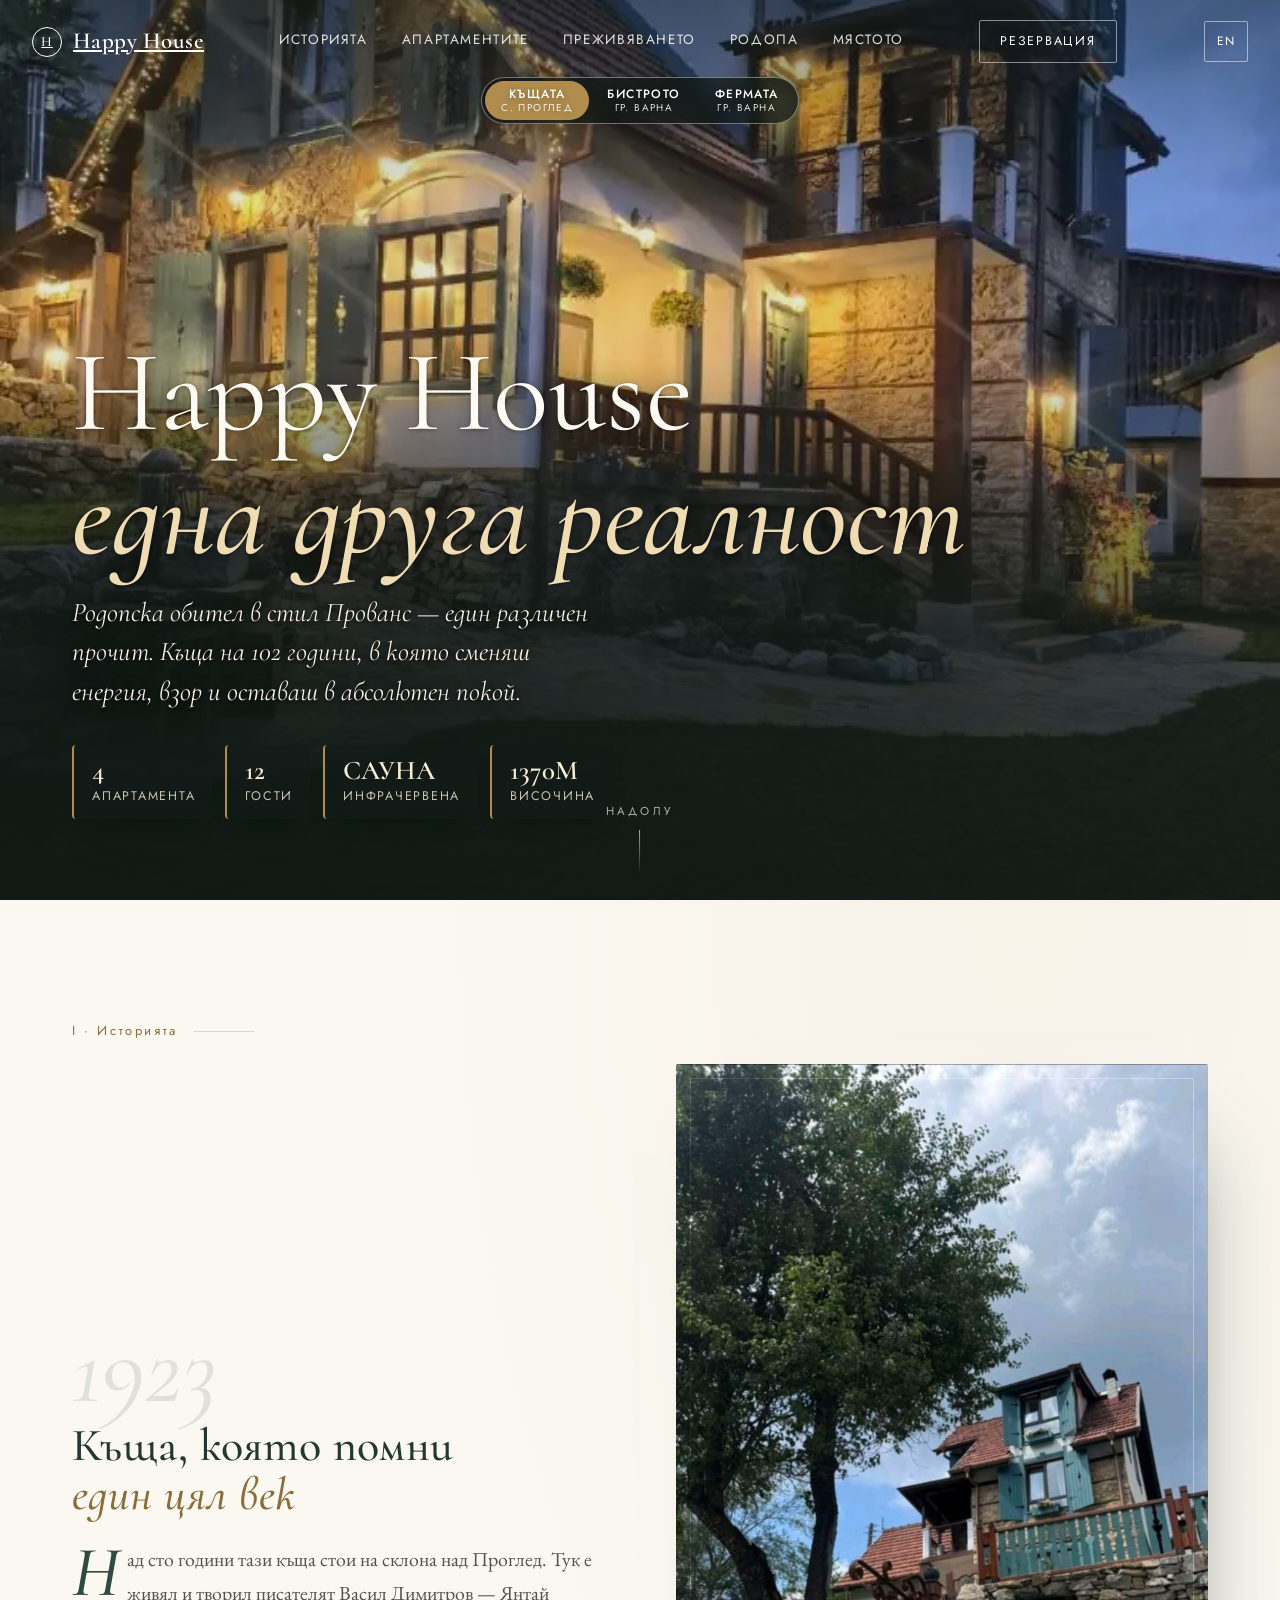
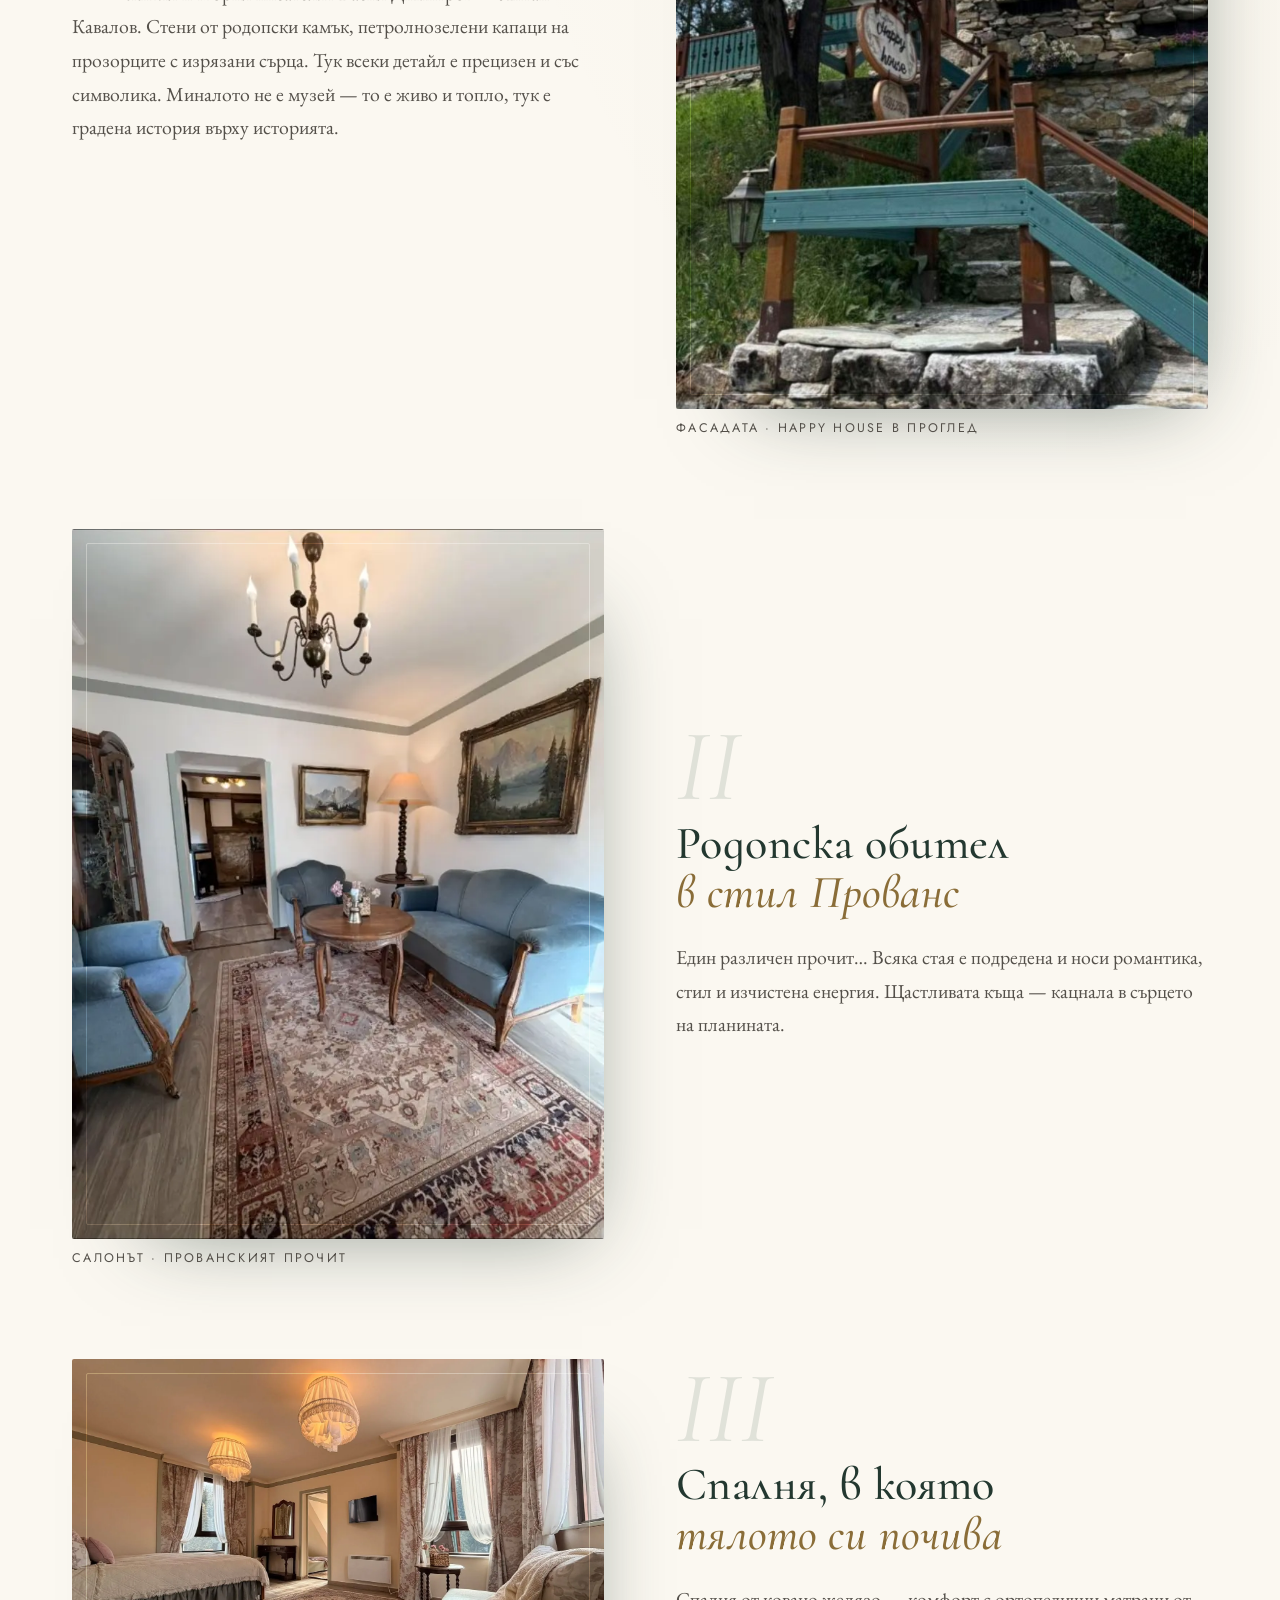
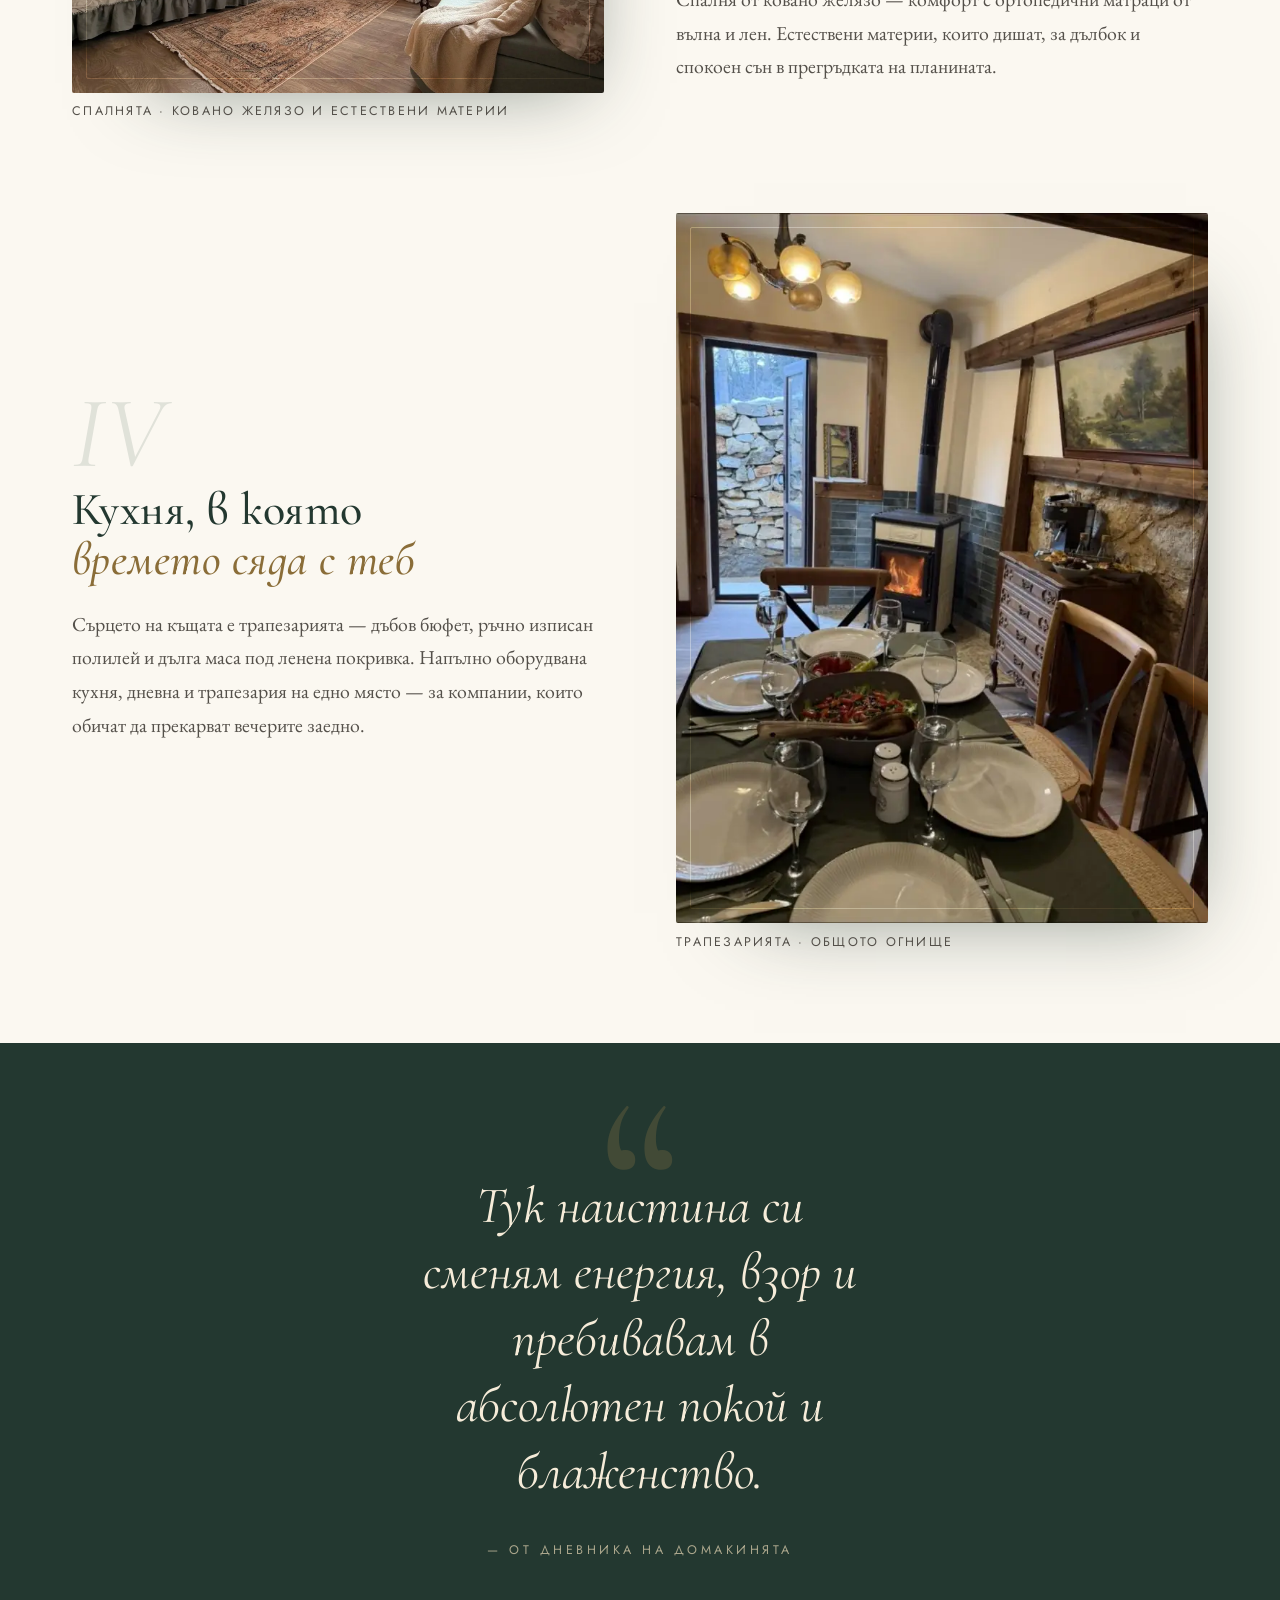
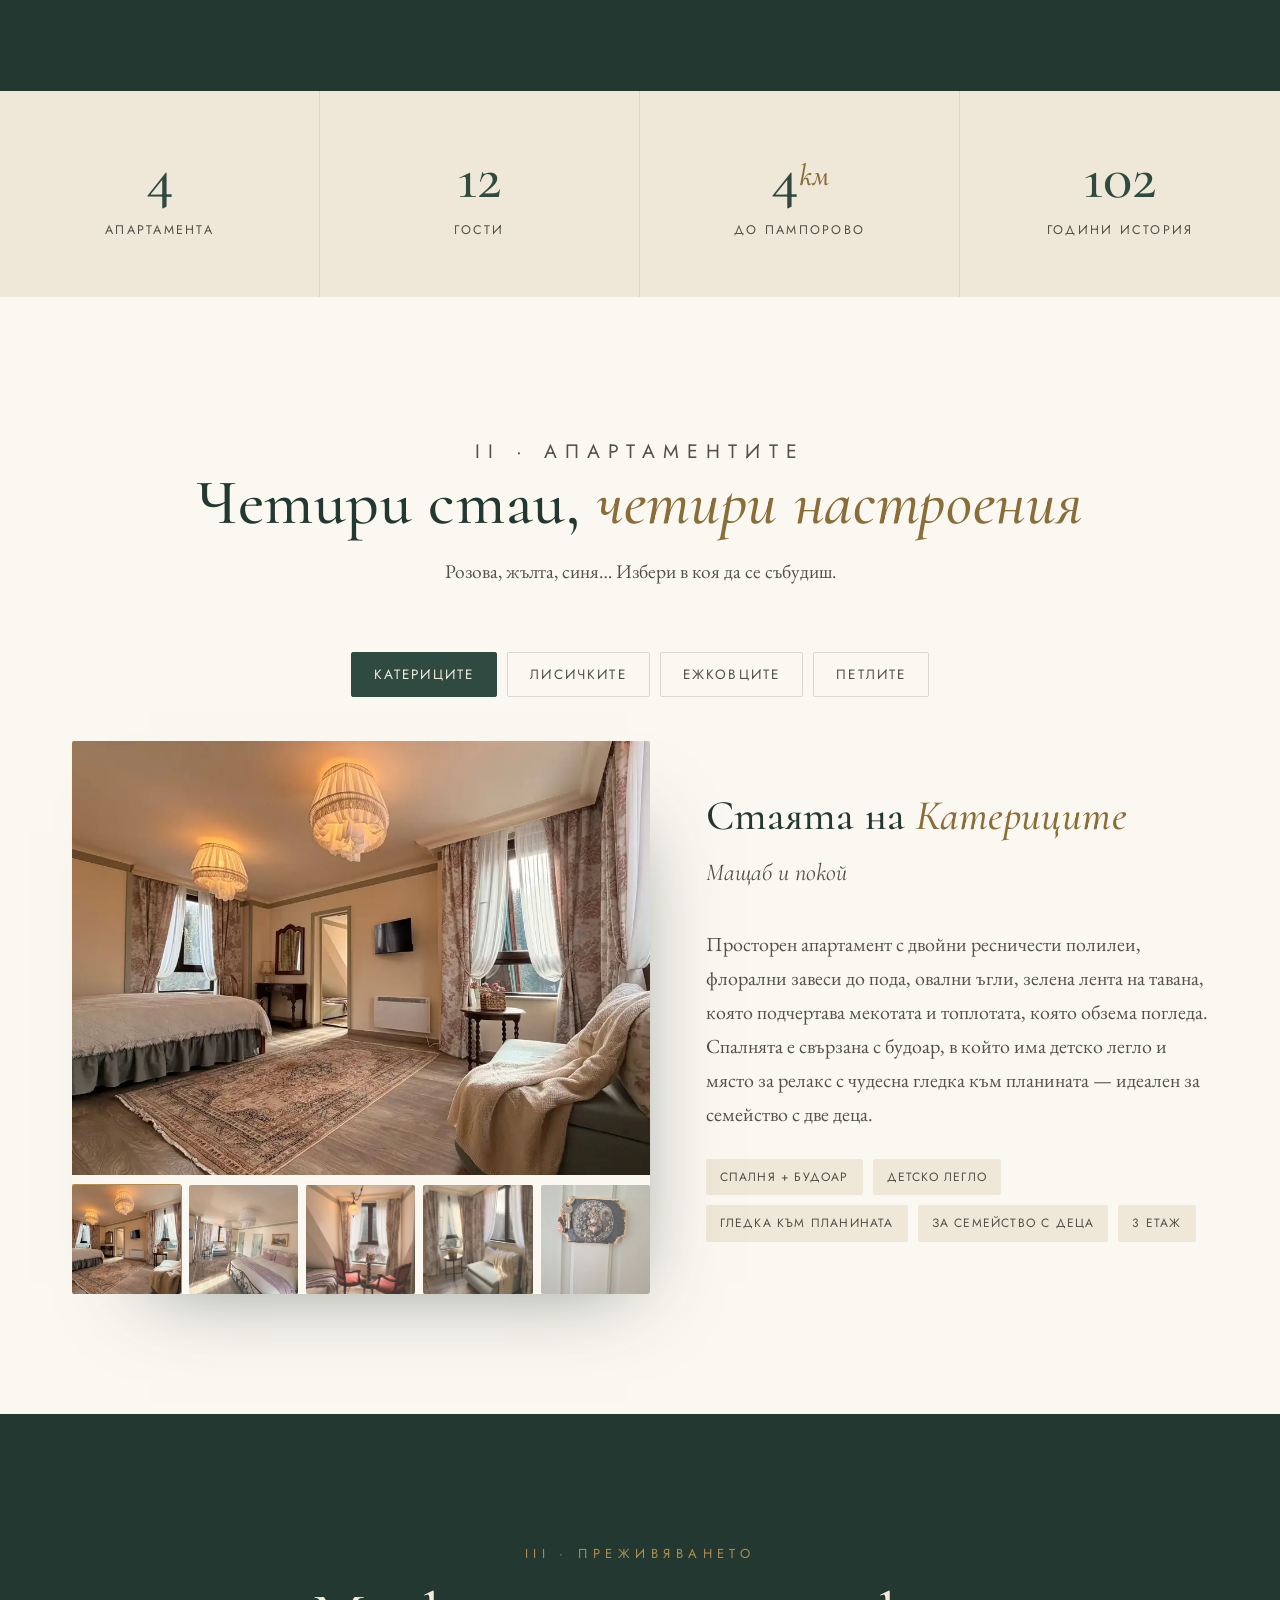
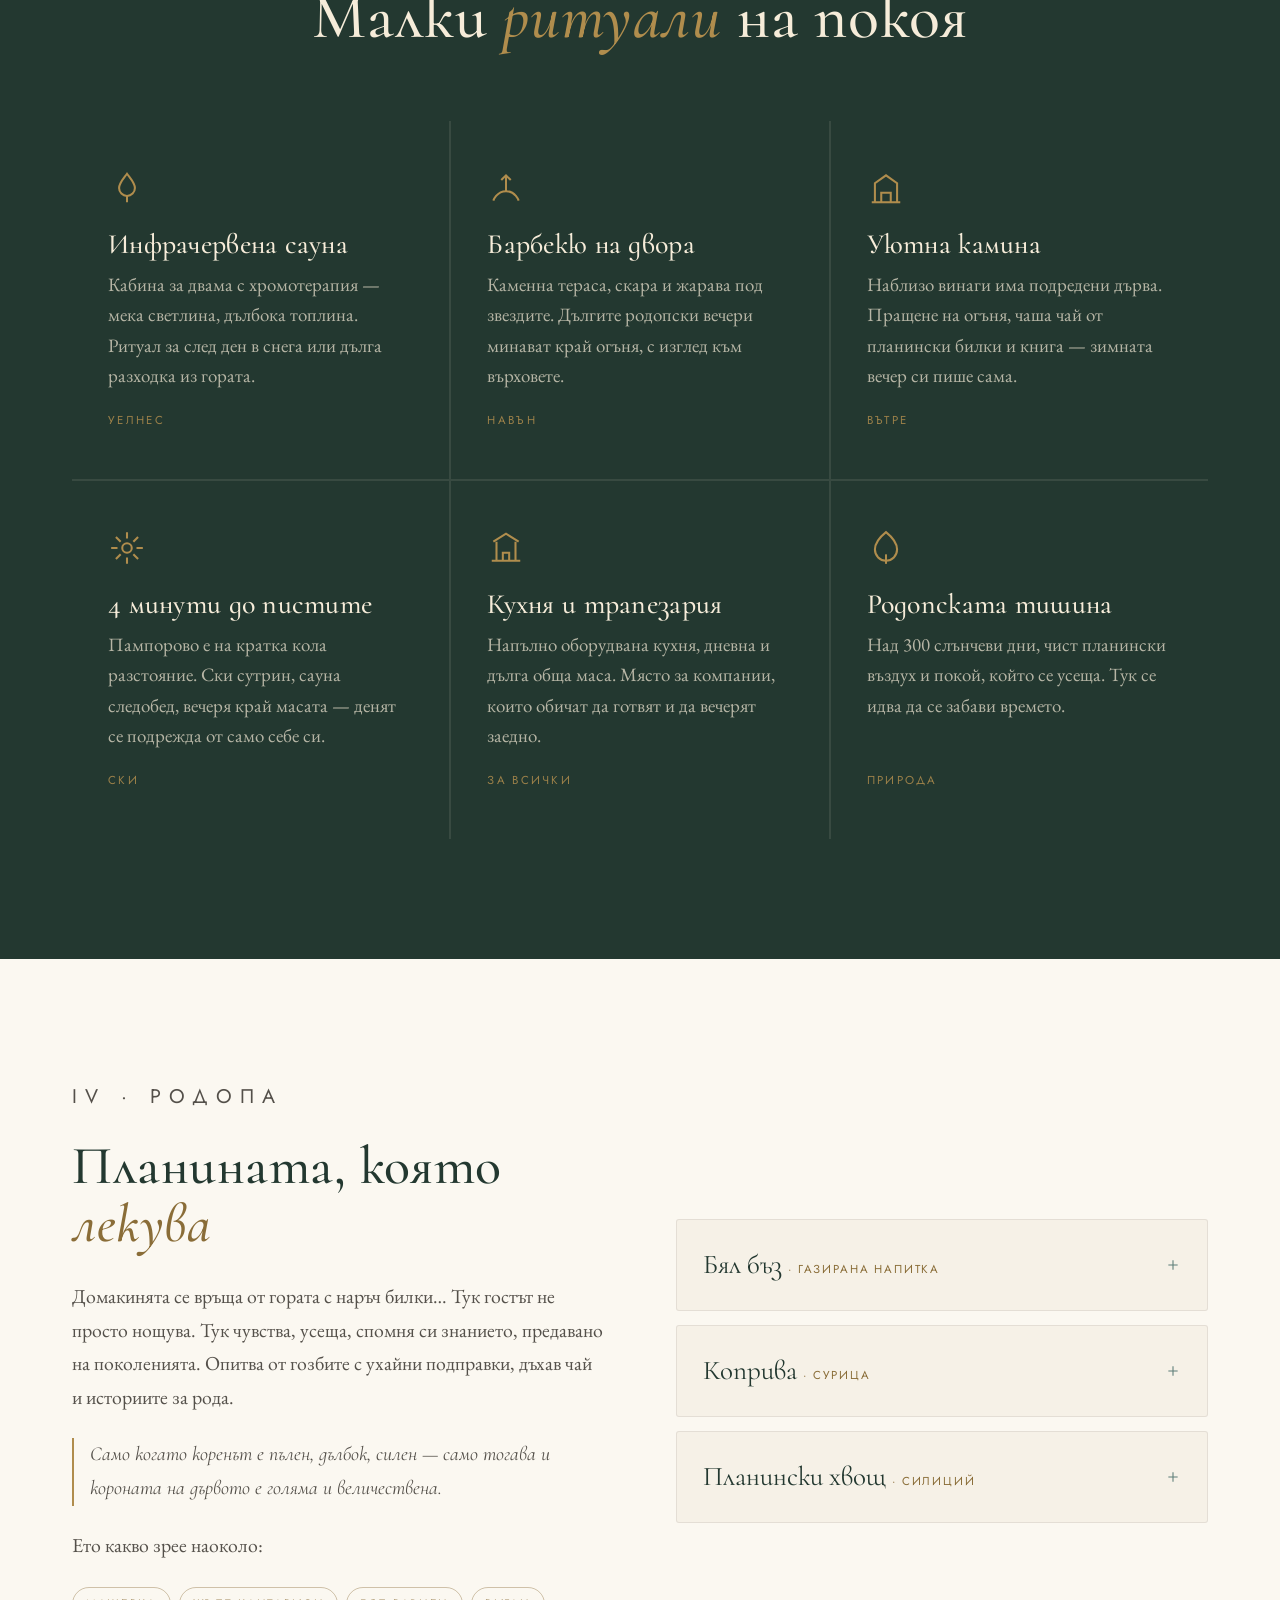
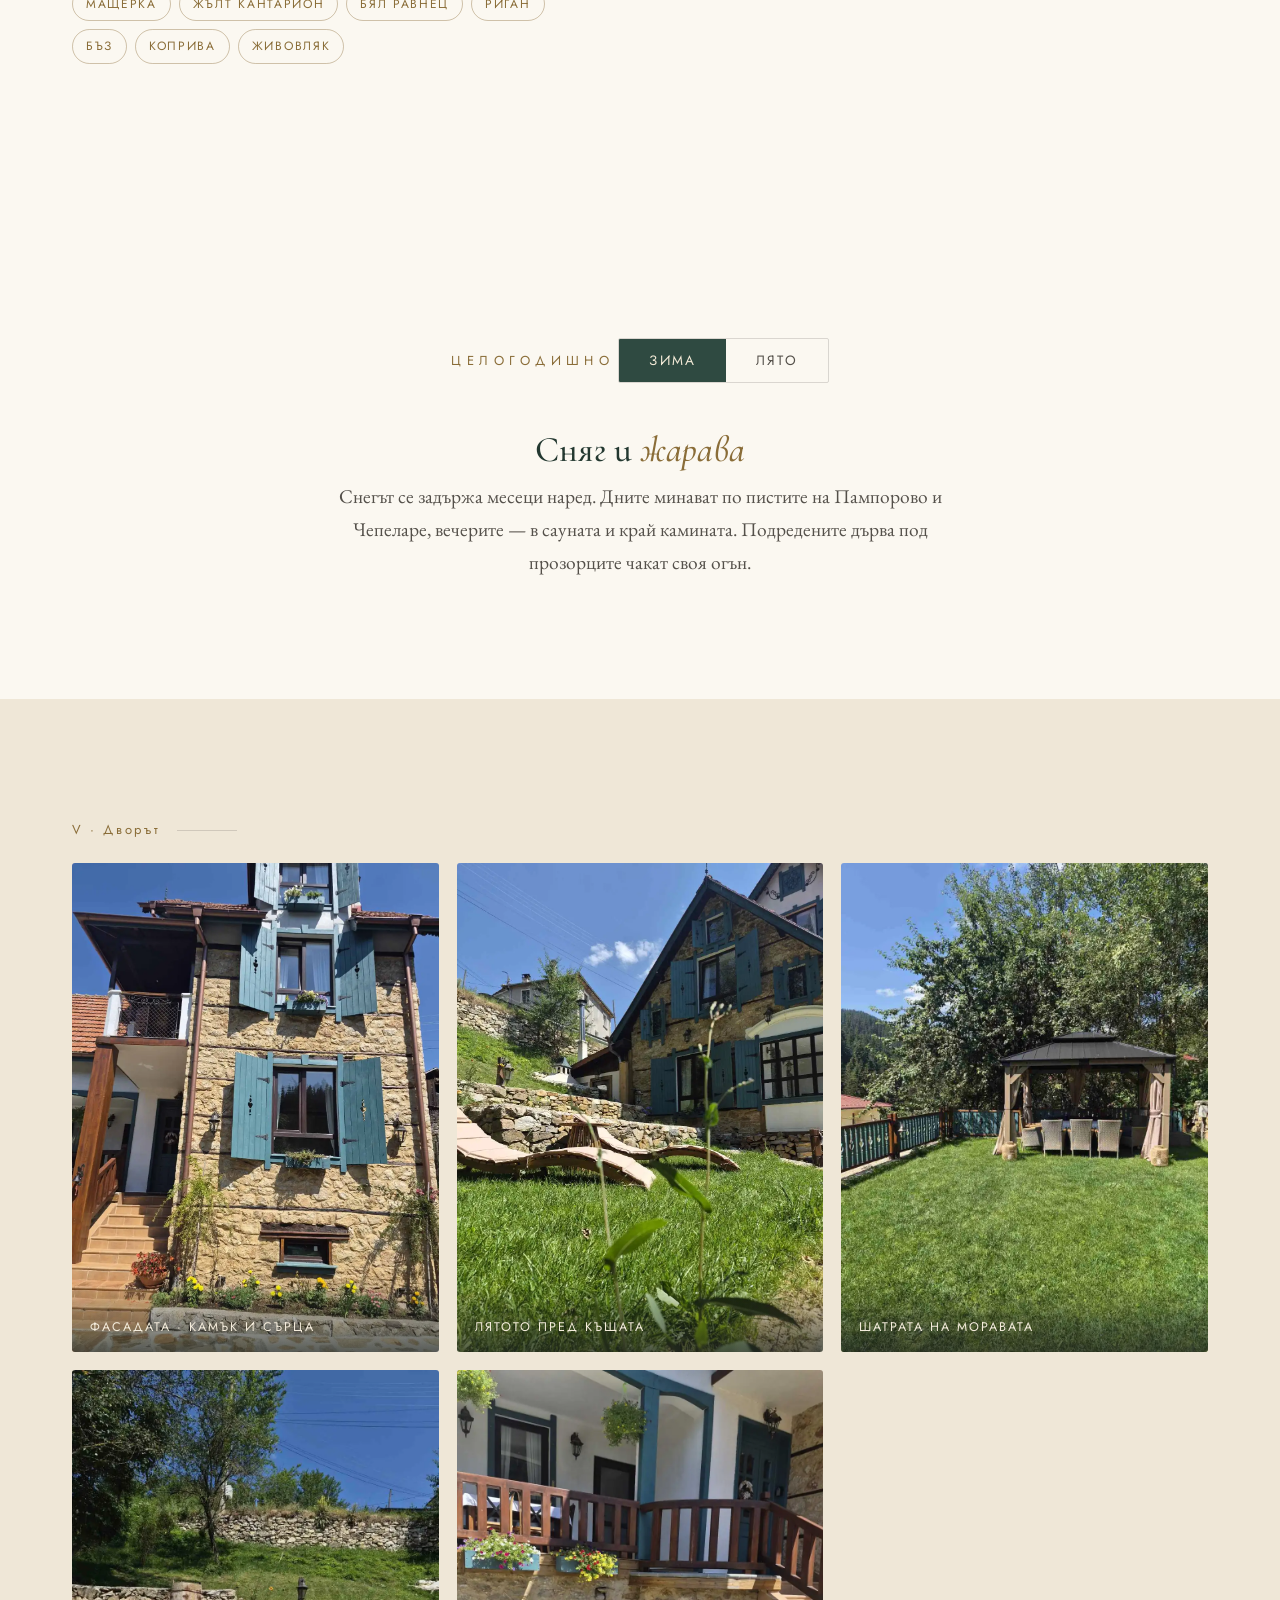
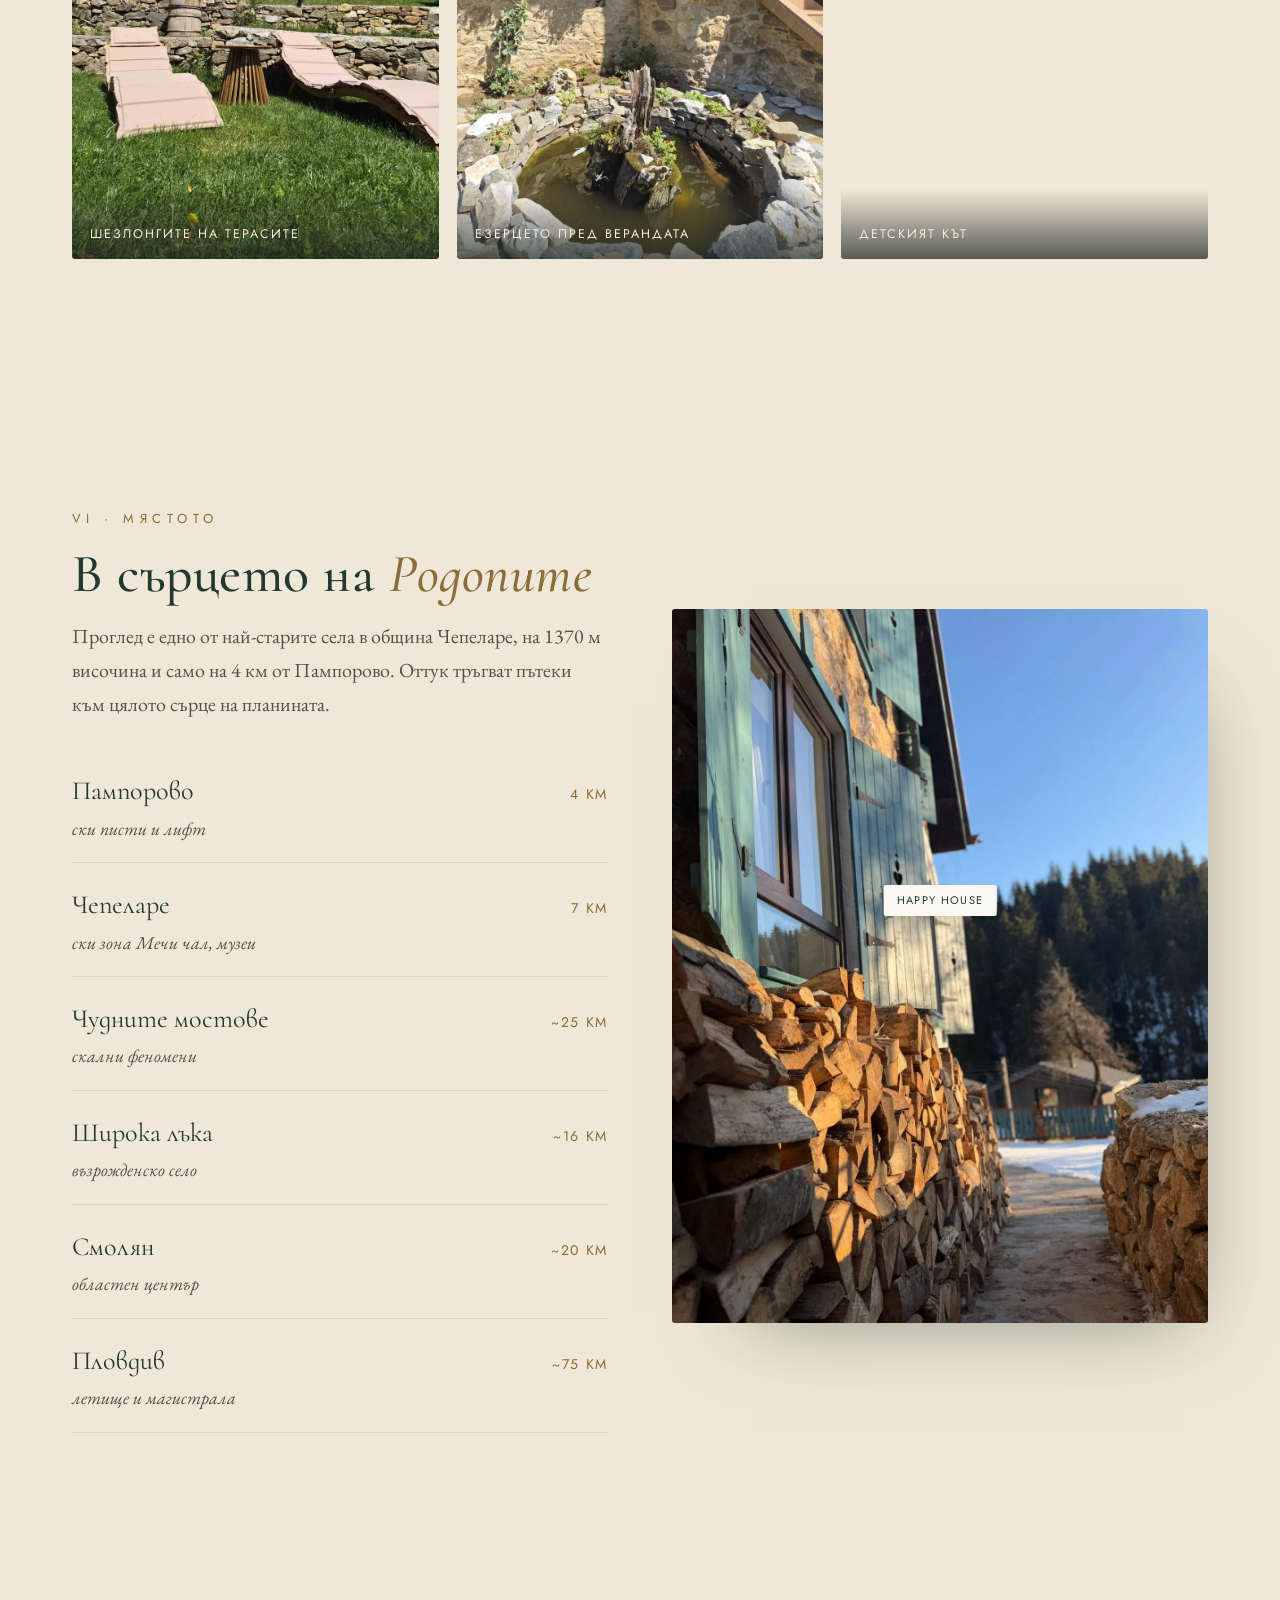
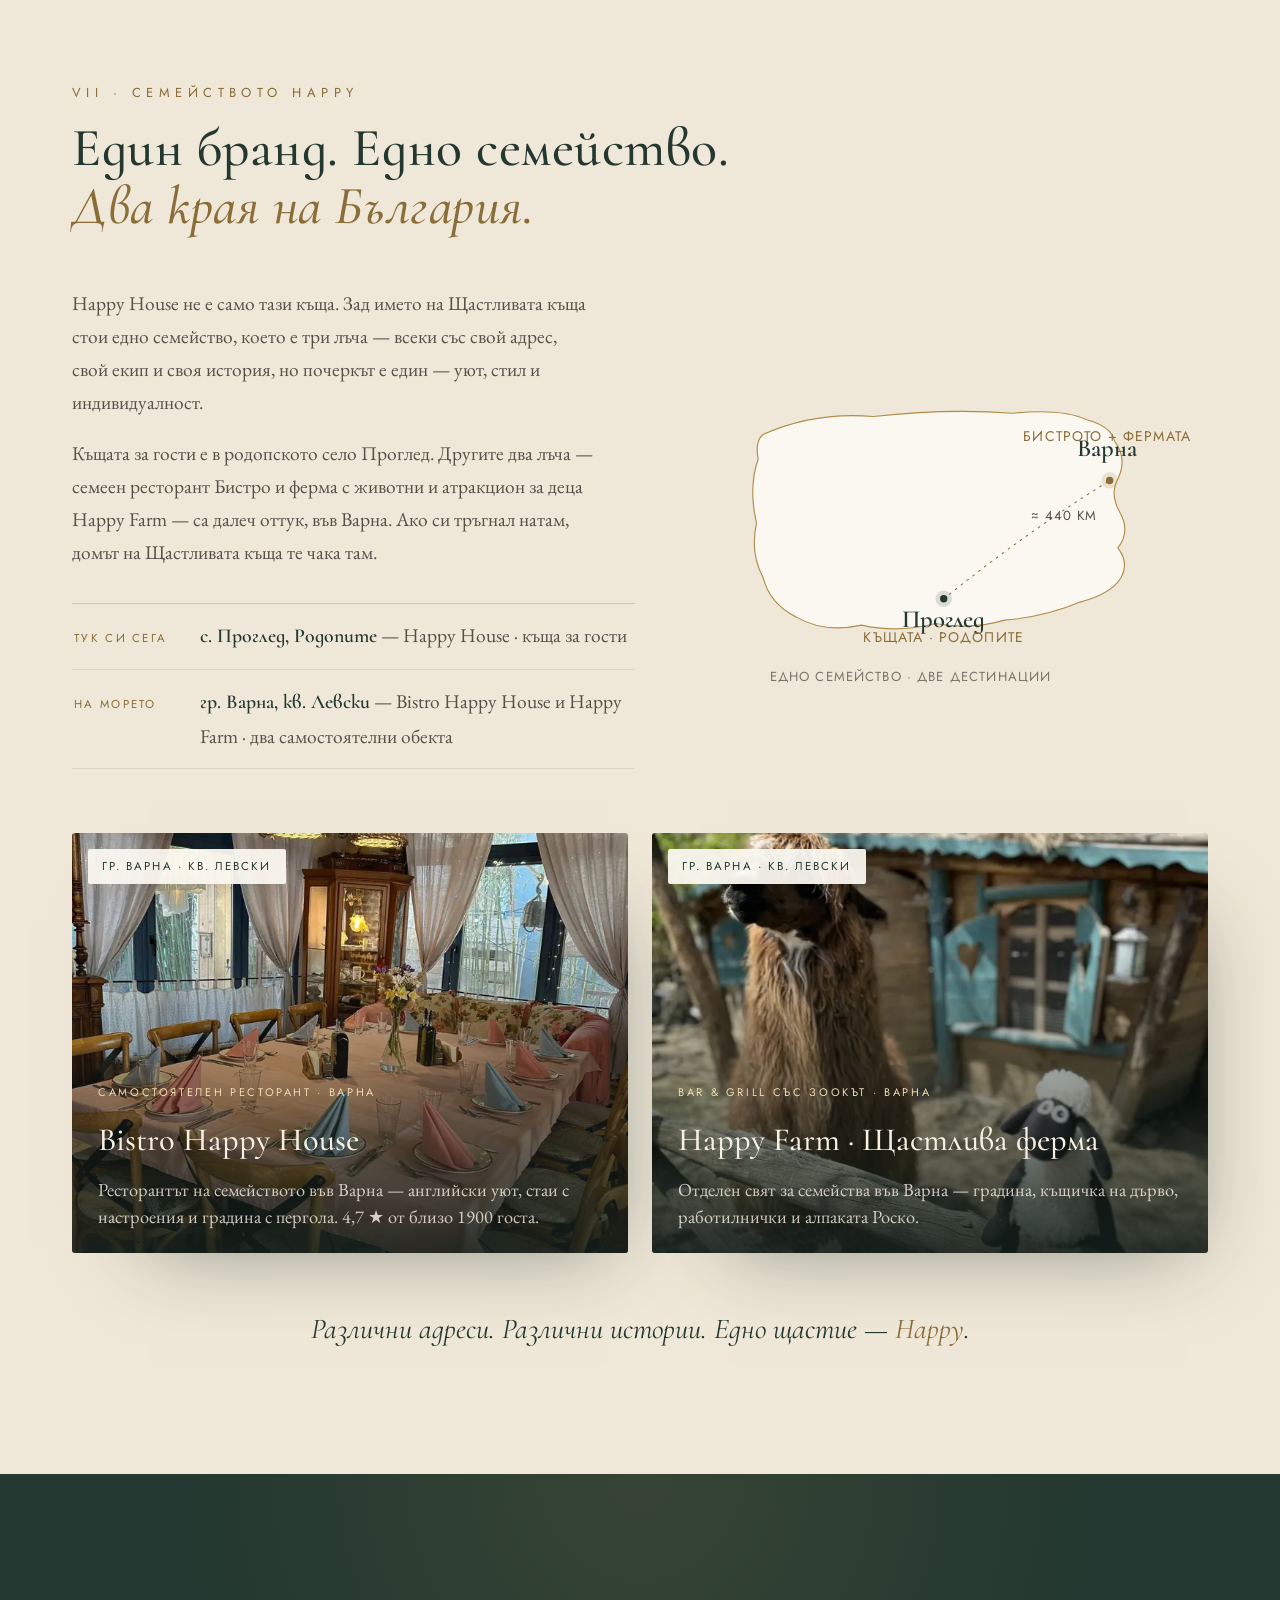
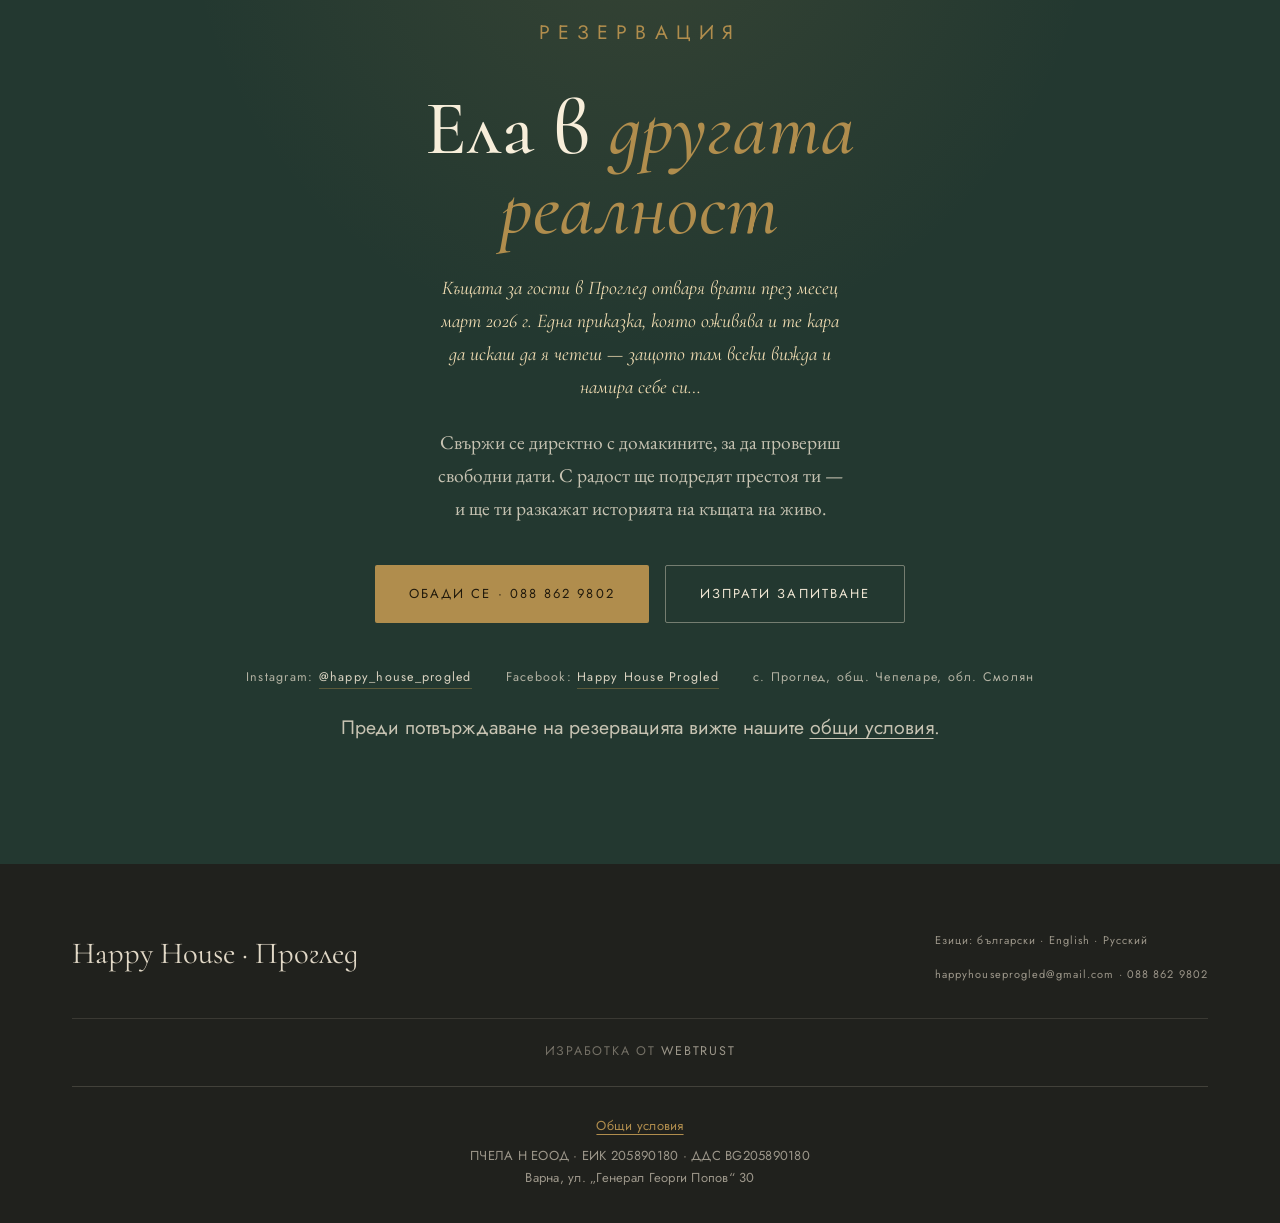
<file: index.html>
<!DOCTYPE html>
<html lang="bg"><head>
<meta charset="UTF-8"><meta name="viewport" content="width=device-width, initial-scale=1.0, viewport-fit=cover">
<meta name="color-scheme" content="light only"><meta name="theme-color" content="#233830">
<title>Happy House Проглед | Къща за гости край Пампорово</title><meta name="description" content="Къща за гости Happy House в с. Проглед, на 4 км от Пампорово. Четири апартамента за до 12 гости, сауна, кухня и градина. Свържете се за свободни дати.">
<meta name="robots" content="index,follow,max-image-preview:large">
<link rel="canonical" href="https://www.happyhouseprogled.com/">
<link rel="alternate" hreflang="bg" href="https://www.happyhouseprogled.com/">
<link rel="alternate" hreflang="en" href="https://www.happyhouseprogled.com/en">
<link rel="alternate" hreflang="x-default" href="https://www.happyhouseprogled.com/">
<meta property="og:type" content="website"><meta property="og:site_name" content="Happy House">
<meta property="og:title" content="Happy House Проглед | Къща за гости край Пампорово"><meta property="og:description" content="Къща за гости Happy House в с. Проглед, на 4 км от Пампорово. Четири апартамента за до 12 гости, сауна, кухня и градина. Свържете се за свободни дати.">
<meta property="og:url" content="https://www.happyhouseprogled.com/"><meta property="og:locale" content="bg_BG">
<meta property="og:locale:alternate" content="en_GB">
<meta property="og:image" content="https://www.happyhouseprogled.com/assets/images/exterior-night-07ae61ced5.webp"><meta property="og:image:alt" content="Happy House Проглед | Къща за гости край Пампорово">
<meta name="twitter:card" content="summary_large_image">
<meta name="twitter:title" content="Happy House Проглед | Къща за гости край Пампорово"><meta name="twitter:description" content="Къща за гости Happy House в с. Проглед, на 4 км от Пампорово. Четири апартамента за до 12 гости, сауна, кухня и градина. Свържете се за свободни дати.">
<meta name="twitter:image" content="https://www.happyhouseprogled.com/assets/images/exterior-night-07ae61ced5.webp">
<link rel="preconnect" href="https://fonts.googleapis.com"><link rel="preconnect" href="https://fonts.gstatic.com" crossorigin>
<link href="https://fonts.googleapis.com/css2?family=Cormorant:ital,wght@0,400;0,500;0,600;1,400;1,500&amp;family=EB+Garamond:ital,wght@0,400;0,500;1,400&amp;family=Jost:wght@300;400;500&amp;display=swap" rel="stylesheet">
<link rel="stylesheet" href="/assets/site-ca2eb3057c.css"><link rel="preload" as="image" href="/assets/images/exterior-night-07ae61ced5.webp" fetchpriority="high">
<script>document.documentElement.classList.add('js');</script>
<noscript><style>.suite-panel,.suite-panel.active{display:grid;margin-bottom:48px}.season-content .sc{display:block;margin-bottom:24px}.suite-tabs,.season-switch,.nav-toggle{display:none}.reveal{opacity:1;transform:none}</style></noscript>
<script type="application/ld+json">{"@context": "https://schema.org", "@graph": [{"@type": "Organization", "@id": "https://www.happyhouseprogled.com/#company", "name": "ПЧЕЛА Н ЕООД", "legalName": "ПЧЕЛА Н ЕООД", "taxID": "205890180", "vatID": "BG205890180", "address": {"@type": "PostalAddress", "streetAddress": "ул. Генерал Георги Попов 30", "addressLocality": "Варна", "addressCountry": "BG"}}, {"@type": "WebPage", "@id": "https://www.happyhouseprogled.com/#webpage", "url": "https://www.happyhouseprogled.com/", "name": "Happy House Проглед | Къща за гости край Пампорово", "description": "Къща за гости Happy House в с. Проглед, на 4 км от Пампорово. Четири апартамента за до 12 гости, сауна, кухня и градина. Свържете се за свободни дати.", "inLanguage": "bg", "publisher": {"@id": "https://www.happyhouseprogled.com/#company"}, "mainEntity": {"@id": "https://www.happyhouseprogled.com/#business"}}, {"@type": "LodgingBusiness", "@id": "https://www.happyhouseprogled.com/#business", "name": "Happy House Progled", "url": "https://www.happyhouseprogled.com/", "image": "https://www.happyhouseprogled.com/assets/images/exterior-night-07ae61ced5.webp", "telephone": "+359888629802", "address": {"@type": "PostalAddress", "addressLocality": "Проглед", "addressRegion": "Смолян", "addressCountry": "BG"}, "parentOrganization": {"@id": "https://www.happyhouseprogled.com/#company"}, "email": "happyhouseprogled@gmail.com", "amenityFeature": [{"@type": "LocationFeatureSpecification", "name": "Infrared sauna", "value": true}, {"@type": "LocationFeatureSpecification", "name": "Kitchen", "value": true}, {"@type": "LocationFeatureSpecification", "name": "Garden", "value": true}], "sameAs": ["https://instagram.com/happy_house_progled"]}]}</script>
<script src="/assets/site-b387ff6ad5.js" defer></script>
</head><body><a class="skip-link" href="#main-content">Към съдържанието</a><div class="pageview active" id="page-home">
<!-- ============ NAV ============ -->
<nav class="nav" id="nav">
<a class="nav-brand" href="#top"><span class="mark">H</span>Happy House</a>
<div aria-label="Изберете обект" class="fam-switch"><div class="fam-switch-in"><a class="on" href="/"><b>Къщата</b><small>с. Проглед</small></a><a href="/bistro"><b>Бистрото</b><small>гр. Варна</small></a><a href="/farm"><b>Фермата</b><small>гр. Варна</small></a></div></div>
<div class="nav-links" id="navToggle-links">
<a href="#story">Историята</a>
<a href="#suites">Апартаментите</a>
<a href="#experience">Преживяването</a>
<a href="#ritual">Родопа</a>
<a href="#location">Мястото</a>
</div>
<a class="nav-cta" href="#booking">Резервация</a>
<a aria-label="English version" class="lang-toggle" href="/en" hreflang="en" lang="en">EN</a>
<button aria-controls="navToggle-links" aria-expanded="false" aria-label="Меню" class="nav-toggle" id="navToggle"><span></span><span></span><span></span></button>
</nav>
<!-- ============ HERO ============ -->
<main id="main-content"><header class="hero" id="top">
<div class="hero-bg" id="heroBg">
<div aria-hidden="true" class="slide on" style='background-image:url("/assets/images/exterior-night-07ae61ced5.webp")'></div>
<div aria-hidden="true" class="slide" data-background="/assets/images/suite-green-5d5df276d0.webp"></div>
<div aria-hidden="true" class="slide" data-background="/assets/images/g-house-summer-b146fac2aa.webp"></div>
<div aria-hidden="true" class="slide" data-background="/assets/images/exterior-winter-eb86364edd.webp"></div>
</div>
<div class="hero-scrim"></div>
<div class="hero-inner wrap">
<h1 class="reveal in d1">Happy House<br/><em>една друга реалност</em></h1>
<p class="hero-sub reveal in d2">Родопска обител в стил Прованс — един различен прочит. Къща на 102 години, в която сменяш енергия, взор и оставаш в абсолютен покой.</p>
<div class="hero-meta reveal in d3">
<span class="chip"><b>4</b>апартамента</span>
<span class="chip"><b>12</b>гости</span>
<span class="chip"><b>Сауна</b>инфрачервена</span>
<span class="chip"><b>1370м</b>височина</span>
</div>
</div>
<div class="hero-scroll"><span>надолу</span><div class="rail"></div></div>
</header><section class="section story" id="story">
<div class="wrap">
<div class="section-tag reveal"><span class="num">I · Историята</span><span class="line"></span></div>
<div class="chapter">
<div class="chapter-text reveal">
<div class="chapter-num">1923</div>
<h2>Къща, която помни<br/><em>един цял век</em></h2>
<p class="drop">Над сто години тази къща стои на склона над Проглед. Тук е живял и творил писателят Васил Димитров — Янтай Кавалов. Стени от родопски камък, петролнозелени капаци на прозорците с изрязани сърца. Тук всеки детайл е прецизен и със символика. Миналото не е музей — то е живо и топло, тук е градена история върху историята.</p>
</div>
<figure class="chapter-figure reveal d2">
<div class="facade-photo" style="position:relative;aspect-ratio:707 / 1256;overflow:hidden;border-radius:2px;box-shadow:var(--shadow)"><img alt="Входът и фасадата на Happy House в Проглед — каменни стъпала, зелени парапети и табелата на къщата" decoding="async" height="1536" loading="lazy" src="/assets/images/happy-house-entrance-936c0ce22d.jpg" width="709" style="position:absolute;top:-11.146497%;left:0;width:100.282886%;max-width:none;height:auto;border-radius:0;box-shadow:none"/></div>
<span class="frame"></span>
<figcaption>Фасадата · Happy House в Проглед</figcaption>
</figure>
</div>
<div class="chapter flip">
<div class="chapter-text reveal">
<div class="chapter-num">II</div>
<h2>Родопска обител<br/><em>в стил Прованс</em></h2>
<p>Един различен прочит… Всяка стая е подредена и носи романтика, стил и изчистена енергия. Щастливата къща — кацнала в сърцето на планината.</p>
</div>
<figure class="chapter-figure reveal d2">
<img alt="Салонът в стил Прованс — сини кресла, антикварен бюфет и картини на планини" decoding="async" height="985" loading="lazy" src="/assets/images/salon-prov-31badb82a6.webp" width="738"/>
<span class="frame"></span>
<figcaption>Салонът · прованският прочит</figcaption>
</figure>
</div>
<div class="chapter flip">
<div class="chapter-text reveal">
<div class="chapter-num">III</div>
<h2>Спалня, в която<br/><em>тялото си почива</em></h2>
<p>Спалня от ковано желязо — комфорт с ортопедични матраци от вълна и лен. Естествени материи, които дишат, за дълбок и спокоен сън в прегръдката на планината.</p>
</div>
<figure class="chapter-figure reveal d2">
<img alt="Спалня от ковано желязо с ортопедични матраци от вълна и лен" decoding="async" height="1003" loading="lazy" src="/assets/images/suite-green-5d5df276d0.webp" width="1600"/>
<span class="frame"></span>
<figcaption>Спалнята · ковано желязо и естествени материи</figcaption>
</figure>
</div>
<div class="chapter">
<div class="chapter-text reveal">
<div class="chapter-num">IV</div>
<h2>Кухня, в която<br/><em>времето сяда с теб</em></h2>
<p>Сърцето на къщата е трапезарията — дъбов бюфет, ръчно изписан полилей и дълга маса под ленена покривка. Напълно оборудвана кухня, дневна и трапезария на едно място — за компании, които обичат да прекарват вечерите заедно.</p>
</div>
<figure class="chapter-figure reveal d2">
<img alt="Трапезарията с готварска печка на дърва и подредена маса" decoding="async" height="985" loading="lazy" src="/assets/images/kitchen-367dc15cf6.webp" width="738"/>
<span class="frame"></span>
<figcaption>Трапезарията · общото огнище</figcaption>
</figure>
</div>
</div>
</section><section class="quote-band">
<div class="qmark">“</div>
<blockquote>Тук наистина си сменям енергия, взор и пребивавам в абсолютен покой и блаженство.</blockquote>
<cite>— От дневника на домакинята</cite>
</section><section class="facts">
<div class="facts-grid">
<div class="fact reveal"><div class="n">4</div><div class="l">апартамента</div></div>
<div class="fact reveal d1"><div class="n">12</div><div class="l">гости</div></div>
<div class="fact reveal d2"><div class="n">4<em>км</em></div><div class="l">до Пампорово</div></div>
<div class="fact reveal d3"><div class="n">102</div><div class="l">години история</div></div>
</div>
</section><section class="section suites" id="suites">
<div class="wrap">
<div class="suites-head reveal">
<p class="eyebrow">II · Апартаментите</p>
<h2>Четири стаи, <em>четири настроения</em></h2>
<p>Розова, жълта, синя… Избери в коя да се събудиш.</p>
</div>
<div class="suite-tabs reveal d1">
<button aria-pressed="true" class="suite-tab active" data-suite="green">Катериците</button>
<button aria-pressed="false" class="suite-tab" data-suite="blue">Лисичките</button>
<button aria-pressed="false" class="suite-tab" data-suite="rose">Ежковците</button>
<button aria-pressed="false" class="suite-tab" data-suite="gold">Петлите</button>
</div>
<div class="suite-panel active" data-panel="green">
<div class="suite-img"><img alt="Стаята на Катериците — спалнята с двойните ресничести полилеи" class="suite-main" decoding="async" height="752" loading="lazy" src="/assets/images/r-kat-1-2e2468b152.webp" width="1200"/><div class="suite-thumbs"><img alt="Стаята на Катериците — снимка 1" aria-label="Покажи Стаята на Катериците — снимка 1" decoding="async" height="752" loading="lazy" role="button" src="/assets/images/r-kat-1-2e2468b152.webp" tabindex="0" width="1200"/><img alt="Стаята на Катериците — снимка 2" aria-label="Покажи Стаята на Катериците — снимка 2" decoding="async" height="825" loading="lazy" role="button" src="/assets/images/r-kat-2-e052fc193b.webp" tabindex="0" width="1100"/><img alt="Стаята на Катериците — снимка 3" aria-label="Покажи Стаята на Катериците — снимка 3" decoding="async" height="1333" loading="lazy" role="button" src="/assets/images/r-kat-3-87d7a801a4.webp" tabindex="0" width="1000"/><img alt="Стаята на Катериците — снимка 4" aria-label="Покажи Стаята на Катериците — снимка 4" decoding="async" height="1601" loading="lazy" role="button" src="/assets/images/r-kat-4-8d74c17f07.webp" tabindex="0" width="900"/><img alt="Стаята на Катериците — снимка 5" aria-label="Покажи Стаята на Катериците — снимка 5" decoding="async" height="1013" loading="lazy" role="button" src="/assets/images/r-kat-5-4cc7d501e4.webp" tabindex="0" width="760"/></div></div>
<div class="suite-body">
<h3>Стаята на <em>Катериците</em></h3>
<p class="suite-tagline">Мащаб и покой</p>
<p>Просторен апартамент с двойни ресничести полилеи, флорални завеси до пода, овални ъгли, зелена лента на тавана, която подчертава мекотата и топлотата, която обзема погледа. Спалнята е свързана с будоар, в който има детско легло и място за релакс с чудесна гледка към планината — идеален за семейство с две деца.</p>
<div class="suite-features"><span>Спалня + будоар</span><span>Детско легло</span><span>Гледка към планината</span><span>За семейство с деца</span><span>3 етаж</span></div>
</div>
</div>
<div class="suite-panel" data-panel="rose">
<div class="suite-img"><img alt="Стаята на Ежковците — спалня от ковано желязо и дърво" class="suite-main" decoding="async" height="1600" loading="lazy" src="/assets/images/r-ezh-1-5befac6e01.webp" width="1200"/><div class="suite-thumbs"><img alt="Стаята на Ежковците — снимка 1" aria-label="Покажи Стаята на Ежковците — снимка 1" decoding="async" height="1600" loading="lazy" role="button" src="/assets/images/r-ezh-1-5befac6e01.webp" tabindex="0" width="1200"/><img alt="Стаята на Ежковците — снимка 2" aria-label="Покажи Стаята на Ежковците — снимка 2" decoding="async" height="1333" loading="lazy" role="button" src="/assets/images/r-ezh-2-4cf86ba519.webp" tabindex="0" width="1000"/><img alt="Стаята на Ежковците — снимка 3" aria-label="Покажи Стаята на Ежковците — снимка 3" decoding="async" height="1013" loading="lazy" role="button" src="/assets/images/r-ezh-3-6380cd4ac3.webp" tabindex="0" width="760"/></div></div>
<div class="suite-body">
<h3>Стаята на <em>Ежковците</em></h3>
<p class="suite-tagline">Класика за двама</p>
<p>Това е стилна и семпла стая за двама. Спалня от ковано желязо — комфорт с ортопедични матраци от вълна и лен. Тоалетка в бароков стил и антично огледало. Тук всеки детайл е завършен и носи класика.</p>
<div class="suite-features"><span>За двама</span><span>Ковано желязо</span><span>Барокова тоалетка</span><span>Антично огледало</span><span>2 етаж</span></div>
</div>
</div>
<div class="suite-panel" data-panel="gold">
<div class="suite-img"><img alt="Стаята на Петлите — дневната с арката към спалнята" class="suite-main" decoding="async" height="1600" loading="lazy" src="/assets/images/r-pet-1-d912cda264.webp" width="1200"/><div class="suite-thumbs"><img alt="Стаята на Петлите — снимка 1" aria-label="Покажи Стаята на Петлите — снимка 1" decoding="async" height="1600" loading="lazy" role="button" src="/assets/images/r-pet-1-d912cda264.webp" tabindex="0" width="1200"/><img alt="Стаята на Петлите — снимка 2" aria-label="Покажи Стаята на Петлите — снимка 2" decoding="async" height="1467" loading="lazy" role="button" src="/assets/images/r-pet-2-7fe24900f4.webp" tabindex="0" width="1100"/><img alt="Стаята на Петлите — снимка 3" aria-label="Покажи Стаята на Петлите — снимка 3" decoding="async" height="1013" loading="lazy" role="button" src="/assets/images/r-pet-3-fac2562864.webp" tabindex="0" width="760"/></div></div>
<div class="suite-body">
<h3>Стаята на <em>Петлите</em></h3>
<p class="suite-tagline">Слънчева романтика</p>
<p>Този апартамент, разположен на първия етаж, е решен в слънчевия жълт цвят. Красиви флорални пердета в жълто до земята. Спалнята от ковано желязо и меки възглавници за разкош. Изящна тоалетка и огледало във венециански стил. Тук ще бъдете потопени в романтика.</p>
<div class="suite-features"><span>Двойно легло</span><span>Венецианско огледало</span><span>Слънчево изложение</span><span>1 етаж</span></div>
</div>
</div>
<div class="suite-panel" data-panel="blue">
<div class="suite-img"><img alt="Стаята на Лисичките — спалнята със синия порцеланов полилей" class="suite-main" decoding="async" height="1600" loading="lazy" src="/assets/images/r-lis-1-65dd73b5c9.webp" width="1200"/><div class="suite-thumbs"><img alt="Стаята на Лисичките — снимка 1" aria-label="Покажи Стаята на Лисичките — снимка 1" decoding="async" height="1600" loading="lazy" role="button" src="/assets/images/r-lis-1-65dd73b5c9.webp" tabindex="0" width="1200"/><img alt="Стаята на Лисичките — снимка 2" aria-label="Покажи Стаята на Лисичките — снимка 2" decoding="async" height="1467" loading="lazy" role="button" src="/assets/images/r-lis-2-d30f075d1d.webp" tabindex="0" width="1100"/><img alt="Стаята на Лисичките — снимка 3" aria-label="Покажи Стаята на Лисичките — снимка 3" decoding="async" height="1333" loading="lazy" role="button" src="/assets/images/r-lis-3-2855672cd3.webp" tabindex="0" width="1000"/><img alt="Стаята на Лисичките — снимка 4" aria-label="Покажи Стаята на Лисичките — снимка 4" decoding="async" height="1013" loading="lazy" role="button" src="/assets/images/r-lis-4-6d423a946d.webp" tabindex="0" width="760"/></div></div>
<div class="suite-body">
<h3>Стаята на <em>Лисичките</em></h3>
<p class="suite-tagline">Покой и хармония</p>
<p>Решен в синия цвят, този апартамент ви потапя в цвета на покоя и хармонията. Полилей с акцент сини цветя, килим вълна в красиви персийски сини нюанси и фигури. Огнище, което е имало, но решено да остане като декор — с въглени от хималайска сол, които да напомнят за уюта и топлите вечери. Преходна част-стая с меко канапе, което може да стане легло, и масичка.</p>
<div class="suite-features"><span>Спалня + преходна стая</span><span>Канапе-легло</span><span>Декоративно огнище</span><span>Персийски килим</span><span>2 етаж</span></div>
</div>
</div>
</div>
</section><section class="section experience" id="experience">
<div class="wrap">
<div class="exp-head reveal">
<p class="eyebrow">III · Преживяването</p>
<h2>Малки <em>ритуали</em> на покоя</h2>
</div>
<div class="exp-grid">
<div class="exp-card reveal">
<svg class="ic" fill="none" stroke="currentColor" stroke-width="1.3" viewbox="0 0 24 24"><path d="M12 3c-3 4-5 6-5 9a5 5 0 0 0 10 0c0-3-2-5-5-9z"></path><path d="M12 21v-4"></path></svg>
<h3>Инфрачервена сауна</h3>
<p>Кабина за двама с хромотерапия — мека светлина, дълбока топлина. Ритуал за след ден в снега или дълга разходка из гората.</p>
<span class="tag">Уелнес</span>
</div>
<div class="exp-card reveal d1">
<svg class="ic" fill="none" stroke="currentColor" stroke-width="1.3" viewbox="0 0 24 24"><path d="M4 20s2-6 8-6 8 6 8 6"></path><path d="M12 14V4"></path><path d="M9 7l3-3 3 3"></path></svg>
<h3>Барбекю на двора</h3>
<p>Каменна тераса, скара и жарава под звездите. Дългите родопски вечери минават край огъня, с изглед към върховете.</p>
<span class="tag">Навън</span>
</div>
<div class="exp-card reveal d2">
<svg class="ic" fill="none" stroke="currentColor" stroke-width="1.3" viewbox="0 0 24 24"><path d="M3 21h18"></path><path d="M5 21V9l7-5 7 5v12"></path><path d="M9 21v-6h6v6"></path></svg>
<h3>Уютна камина</h3>
<p>Наблизо винаги има подредени дърва. Пращене на огъня, чаша чай от планински билки и книга — зимната вечер си пише сама.</p>
<span class="tag">Вътре</span>
</div>
<div class="exp-card reveal">
<svg class="ic" fill="none" stroke="currentColor" stroke-width="1.3" viewbox="0 0 24 24"><path d="M12 2v4M12 18v4M2 12h4M18 12h4M5 5l3 3M16 16l3 3M19 5l-3 3M8 16l-3 3"></path><circle cx="12" cy="12" r="3"></circle></svg>
<h3>4 минути до пистите</h3>
<p>Пампорово е на кратка кола разстояние. Ски сутрин, сауна следобед, вечеря край масата — денят се подрежда от само себе си.</p>
<span class="tag">Ски</span>
</div>
<div class="exp-card reveal d1">
<svg class="ic" fill="none" stroke="currentColor" stroke-width="1.3" viewbox="0 0 24 24"><path d="M3 20h18M6 20V8M18 20V8M4 8l8-5 8 5"></path><path d="M10 20v-5h4v5"></path></svg>
<h3>Кухня и трапезария</h3>
<p>Напълно оборудвана кухня, дневна и дълга обща маса. Място за компании, които обичат да готвят и да вечерят заедно.</p>
<span class="tag">За всички</span>
</div>
<div class="exp-card reveal d2">
<svg class="ic" fill="none" stroke="currentColor" stroke-width="1.3" viewbox="0 0 24 24"><path d="M12 2C7 6 5 9 5 13a7 7 0 0 0 14 0c0-4-2-7-7-11z"></path><path d="M12 22v-6"></path></svg>
<h3>Родопската тишина</h3>
<p>Над 300 слънчеви дни, чист планински въздух и покой, който се усеща. Тук се идва да се забави времето.</p>
<span class="tag">Природа</span>
</div>
</div>
</div>
</section><section class="section ritual" id="ritual">
<div class="wrap ritual-inner">
<div class="ritual-text reveal">
<p class="eyebrow">IV · Родопа</p>
<h2>Планината, която <em>лекува</em></h2>
<p>Домакинята се връща от гората с наръч билки… Тук гостът не просто нощува. Тук чувства, усеща, спомня си знанието, предавано на поколенията. Опитва от гозбите с ухайни подправки, дъхав чай и историите за рода.</p>
<p class="root-line"><em>Само когато коренът е пълен, дълбок, силен — само тогава и короната на дървото е голяма и величествена.</em></p>
<p>Ето какво зрее наоколо:</p>
<div class="herb-chips"><span>мащерка</span><span>жълт кантарион</span><span>бял равнец</span><span>риган</span><span>бъз</span><span>коприва</span><span>живовляк</span></div>
</div>
<div class="herb-cards reveal d2">
<details class="herb-card">
<summary><span>Бял бъз <span class="season">· газирана напитка</span></span><svg class="chev" fill="none" stroke="currentColor" stroke-width="1.6" viewbox="0 0 24 24"><path d="M12 5v14M5 12h14"></path></svg></summary>
<div class="herb-body">
<p>Ферментира се в стъклен буркан с лимон, мед и вода, на слънце за 4–5 дни. Получава се приятно газирана напитка, в която накрая се добавя счукана мента. Освежаваща и жива.</p>
<div class="props"><span>освежаващо</span><span>ферментирало</span><span>лято</span></div>
</div>
</details>
<details class="herb-card">
<summary><span>Коприва <span class="season">· сурица</span></span><svg class="chev" fill="none" stroke="currentColor" stroke-width="1.6" viewbox="0 0 24 24"><path d="M12 5v14M5 12h14"></path></svg></summary>
<div class="herb-body">
<p>Ферментира се по същия начин, без лимон — така наречената сурица, която дедите ни са приготвяли. Изсушена става брашно; семето, коренът, цялото растение е съкровищница.</p>
<div class="props"><span>витамини</span><span>микробиом</span><span>пролет</span></div>
</div>
</details>
<details class="herb-card">
<summary><span>Планински хвощ <span class="season">· силиций</span></span><svg class="chev" fill="none" stroke="currentColor" stroke-width="1.6" viewbox="0 0 24 24"><path d="M12 5v14M5 12h14"></path></svg></summary>
<div class="herb-body">
<p>Мощна билка, богата на силиций. Приготвя се като отвара и запарка — бере се сега, в началото на лятото. Домакинята с радост споделя рецептата и начина на сушене на сянка.</p>
<div class="props"><span>укрепва костите</span><span>антиоксидант</span><span>регенериращо</span></div>
<p style="margin-top:14px;font-size:.9rem;font-style:italic;color:var(--teal)">Билколечението е традиция, не медицина — винаги след консултация с лекар.</p>
</div>
</details>
</div>
</div>
</section><section class="section seasons">
<div class="wrap">
<p class="eyebrow reveal">Целогодишно</p>
<div class="season-switch reveal d1" id="seasonSwitch">
<button aria-pressed="true" class="active" data-season="winter">Зима</button>
<button aria-pressed="false" data-season="summer">Лято</button>
</div>
<div class="season-content reveal d2">
<div class="sc active" data-sc="winter">
<h3>Сняг и <em>жарава</em></h3>
<p>Снегът се задържа месеци наред. Дните минават по пистите на Пампорово и Чепеларе, вечерите — в сауната и край камината. Подредените дърва под прозорците чакат своя огън.</p>
</div>
<div class="sc" data-sc="summer">
<h3>Билки и <em>прохлада</em></h3>
<p>Планината се събужда с родопския крем от Червената книга, който цъфти между юни и юли. Дълги разходки, бране на билки, барбекю на двора и над 300 слънчеви дни в годината.</p>
</div>
</div>
</div>
</section><section class="section yard" id="yard">
<div class="wrap">
<div class="section-tag reveal"><span class="num">V · Дворът</span><span class="line"></span></div>
<div class="yard-grid">
<figure class="reveal"><img alt="Фасадата — родопски камък и петролнозелени капаци с изрязани сърца" decoding="async" height="1467" loading="lazy" src="/assets/images/g-facade-54db19ec71.webp" width="1100"/><figcaption>Фасадата · камък и сърца</figcaption></figure>
<figure class="reveal d1"><img alt="Къщата през лятото — шезлонги на моравата" decoding="async" height="1467" loading="lazy" src="/assets/images/g-house-summer-b146fac2aa.webp" width="1100"/><figcaption>Лятото пред къщата</figcaption></figure>
<figure class="reveal d2"><img alt="Шатрата с масата на моравата" decoding="async" height="1200" loading="lazy" src="/assets/images/g-gazebo-f222865f9c.webp" width="900"/><figcaption>Шатрата на моравата</figcaption></figure>
<figure class="reveal"><img alt="Шезлонги на каменните тераси" decoding="async" height="1200" loading="lazy" src="/assets/images/g-loungers-e6bf41d8e2.webp" width="900"/><figcaption>Шезлонгите на терасите</figcaption></figure>
<figure class="reveal d1"><img alt="Езерцето пред верандата с цветята" decoding="async" height="1200" loading="lazy" src="/assets/images/g-pond-7255b23aea.webp" width="900"/><figcaption>Езерцето пред верандата</figcaption></figure>
<figure class="reveal d2"><img alt="Детският кът с пързалка и люлка" decoding="async" height="1200" loading="lazy" src="/assets/images/g-kids-8fab656e71.webp" width="900"/><figcaption>Детският кът</figcaption></figure>
</div>
</div>
</section><section class="section location" id="location">
<div class="wrap loc-inner">
<div class="reveal">
<p class="eyebrow">VI · Мястото</p>
<h2 style="font-size:clamp(2.2rem,4.2vw,3.3rem);color:var(--pine-deep);margin-top:12px">В сърцето на <em style="font-style:italic;color:var(--brass-deep)">Родопите</em></h2>
<p style="color:var(--ink-soft);margin-top:16px">Проглед е едно от най-старите села в община Чепеларе, на 1370 м височина и само на 4 км от Пампорово. Оттук тръгват пътеки към цялото сърце на планината.</p>
<div class="loc-list">
<div class="loc-item"><span class="place">Пампорово <small>ски писти и лифт</small></span><span class="dist">4 км</span></div>
<div class="loc-item"><span class="place">Чепеларе <small>ски зона Мечи чал, музеи</small></span><span class="dist">7 км</span></div>
<div class="loc-item"><span class="place">Чудните мостове <small>скални феномени</small></span><span class="dist">~25 км</span></div>
<div class="loc-item"><span class="place">Широка лъка <small>възрожденско село</small></span><span class="dist">~16 км</span></div>
<div class="loc-item"><span class="place">Смолян <small>областен център</small></span><span class="dist">~20 км</span></div>
<div class="loc-item"><span class="place">Пловдив <small>летище и магистрала</small></span><span class="dist">~75 км</span></div>
</div>
</div>
<div class="loc-map reveal d2">
<img alt="Happy House през зимата — подредени дърва и заснежени върхове" decoding="async" height="1600" loading="lazy" src="/assets/images/exterior-winter-eb86364edd.webp" width="1200"/>
<div class="pin"><span class="lbl">Happy House</span><span class="dot"></span></div>
</div>
</div>
</section><section class="section family" id="family">
<div class="wrap">
<p class="eyebrow reveal">VII · Семейството Happy</p>
<h2 class="fam-title reveal d1">Един бранд. Едно семейство.<br/><em>Два края на България.</em></h2>
<div class="fam-cols">
<div class="reveal d1">
<p class="fam-manifesto">Happy House не е само тази къща. Зад името на Щастливата къща стои едно семейство, което е три лъча — всеки със свой адрес, свой екип и своя история, но почеркът е един — уют, стил и индивидуалност.</p>
<p class="fam-manifesto">Къщата за гости е в родопското село Проглед. Другите два лъча — семеен ресторант Бистро и ферма с животни и атракцион за деца Happy Farm — са далеч оттук, във Варна. Ако си тръгнал натам, домът на Щастливата къща те чака там.</p>
<div class="fam-locrows">
<div class="fam-locrow"><span class="lr-tag">Тук си сега</span><span class="lr-txt"><b>с. Проглед, Родопите</b> — Happy House · къща за гости</span></div>
<div class="fam-locrow"><span class="lr-tag">На морето</span><span class="lr-txt"><b>гр. Варна, кв. Левски</b> — Bistro Happy House и Happy Farm · два самостоятелни обекта</span></div>
</div>
</div>
<div class="fam-map reveal d2">
<svg aria-label="Схематична карта на България: Happy House е в Проглед в Родопите, а Bistro Happy House и Happy Farm са във Варна на Черно море" role="img" viewbox="0 0 620 410">
<path d="M78 92 Q140 64 212 70 Q302 60 382 66 Q442 60 472 74 Q502 82 506 100 Q522 122 510 146 Q500 164 512 186 Q526 210 510 230 Q524 248 514 266 Q502 286 464 296 Q422 314 372 318 Q332 330 288 322 Q242 334 198 324 Q152 334 118 314 Q86 298 78 266 Q62 236 70 200 Q60 156 72 122 Q68 100 78 92 Z" fill="var(--cream)" stroke="var(--brass)" stroke-width="1.4"></path>
<path d="M298 292 Q400 210 500 148" fill="none" stroke="var(--brass-deep)" stroke-dasharray="2 7" stroke-linecap="round" stroke-width="1.3"></path>
<text class="m-dist" x="404" y="196">≈ 440 км</text>
<circle cx="298" cy="292" fill="var(--pine)" opacity=".16" r="10"></circle>
<circle cx="298" cy="292" fill="var(--pine-deep)" r="4.5"></circle>
<text class="m-name" text-anchor="middle" x="298" y="326">Проглед</text>
<text class="m-sub" text-anchor="middle" x="298" y="344">Къщата · Родопите</text>
<circle cx="500" cy="148" fill="var(--brass)" opacity=".2" r="10"></circle>
<circle cx="500" cy="148" fill="var(--brass-deep)" r="4.5"></circle>
<text class="m-name" text-anchor="middle" x="497" y="118">Варна</text>
<text class="m-sub" text-anchor="middle" x="497" y="100">Бистрото + Фермата</text>
<text class="m-cap" x="86" y="392">Едно семейство · две дестинации</text>
</svg>
</div>
</div>
<div class="family-grid">
<a class="family-card reveal d2" href="/bistro">
<span class="loc-badge">гр. Варна · кв. Левски</span>
<img alt="Дългата семейна маса на Bistro Happy House във Варна" decoding="async" height="965" loading="lazy" src="/assets/images/t-bistro-a42342d853.webp" width="760"/>
<span class="veil"></span>
<span class="txt"><small>Самостоятелен ресторант · Варна</small><strong>Bistro Happy House</strong><span class="fam-note">Ресторантът на семейството във Варна — английски уют, стаи с настроения и градина с пергола. 4,7 ★ от близо 1900 госта.</span></span>
</a>
<a class="family-card reveal d3" href="/farm">
<span class="loc-badge">гр. Варна · кв. Левски</span>
<img alt="Роско — алпаката на Happy Farm Varna" decoding="async" height="1013" loading="lazy" src="/assets/images/t-farm-b0040f12c8.webp" width="760"/>
<span class="veil"></span>
<span class="txt"><small>Bar &amp; Grill със зоокът · Варна</small><strong>Happy Farm · Щастлива ферма</strong><span class="fam-note">Отделен свят за семейства във Варна — градина, къщичка на дърво, работилнички и алпаката Роско.</span></span>
</a>
</div>
<p class="fam-close reveal">Различни адреси. Различни истории. Едно щастие — <em>Happy</em>.</p>
</div>
</section><section class="section booking" id="booking">
<div class="wrap booking-inner">
<p class="eyebrow reveal" style="color:var(--brass)">Резервация</p>
<h2 class="reveal d1">Ела в <em>другата<br/>реалност</em></h2>
<p class="reveal d2" style="font-family:'Cormorant',serif;font-style:italic;font-size:1.25rem;color:#f0dcb2;margin-bottom:14px">Къщата за гости в Проглед отваря врати през месец март 2026 г. Една приказка, която оживява и те кара да искаш да я четеш — защото там всеки вижда и намира себе си…</p>
<p class="reveal d2">Свържи се директно с домакините, за да провериш свободни дати. С радост ще подредят престоя ти — и ще ти разкажат историята на къщата на живо.</p>
<div class="booking-actions reveal d2">
<a class="btn btn-primary" href="tel:+359888629802">Обади се · 088 862 9802</a>
<a class="btn btn-ghost" href="mailto:happyhouseprogled@gmail.com">Изпрати запитване</a>
</div>
<div class="booking-contacts reveal d3">
<span>Instagram: <a href="https://instagram.com/happy_house_progled" rel="noopener" target="_blank">@happy_house_progled</a></span>
<span>Facebook: <a href="https://www.facebook.com/people/Happy-House-Progled/" rel="noopener" target="_blank">Happy House Progled</a></span>
<span>с. Проглед, общ. Чепеларе, обл. Смолян</span>
</div>
<p class="terms-note">Преди потвърждаване на резервацията вижте нашите <a href="/terms">общи условия</a>.</p></div>
</section></main>
<!-- ============ STORY ============ -->

<!-- ============ QUOTE ============ -->

<!-- ============ FACTS ============ -->

<!-- ============ SUITES ============ -->

<!-- ============ EXPERIENCE ============ -->

<!-- ============ RITUAL / HERBS ============ -->

<!-- ============ SEASONS ============ -->

<!-- ============ YARD ============ -->

<!-- ============ LOCATION ============ -->

<!-- ============ FAMILY ============ -->

<!-- ============ BOOKING ============ -->

<!-- ============ FOOTER ============ -->
<footer class="footer">
<div class="wrap">
<div class="footer-inner">
<div class="footer-brand">Happy House · Проглед</div>
<div><small>Езици: български · English · Русский<br/>happyhouseprogled@gmail.com · 088 862 9802</small></div>
</div>
<div class="credit">Изработка от <a href="https://mywebtrust.com" rel="noopener" target="_blank">WebTrust</a></div>
<div class="legal-footer"><a href="/terms">Общи условия</a><br/>ПЧЕЛА Н ЕООД · ЕИК 205890180 · ДДС BG205890180<br/>Варна, ул. „Генерал Георги Попов“ 30</div></div>
</footer>
<!-- ============ STICKY MOBILE CTA ============ -->
<div class="sticky-cta">
<a class="s-call" href="tel:+359888629802">Обади се</a>
<a class="s-book" href="#booking">Резервирай</a>
</div>
</div></body>
</html>
</file>
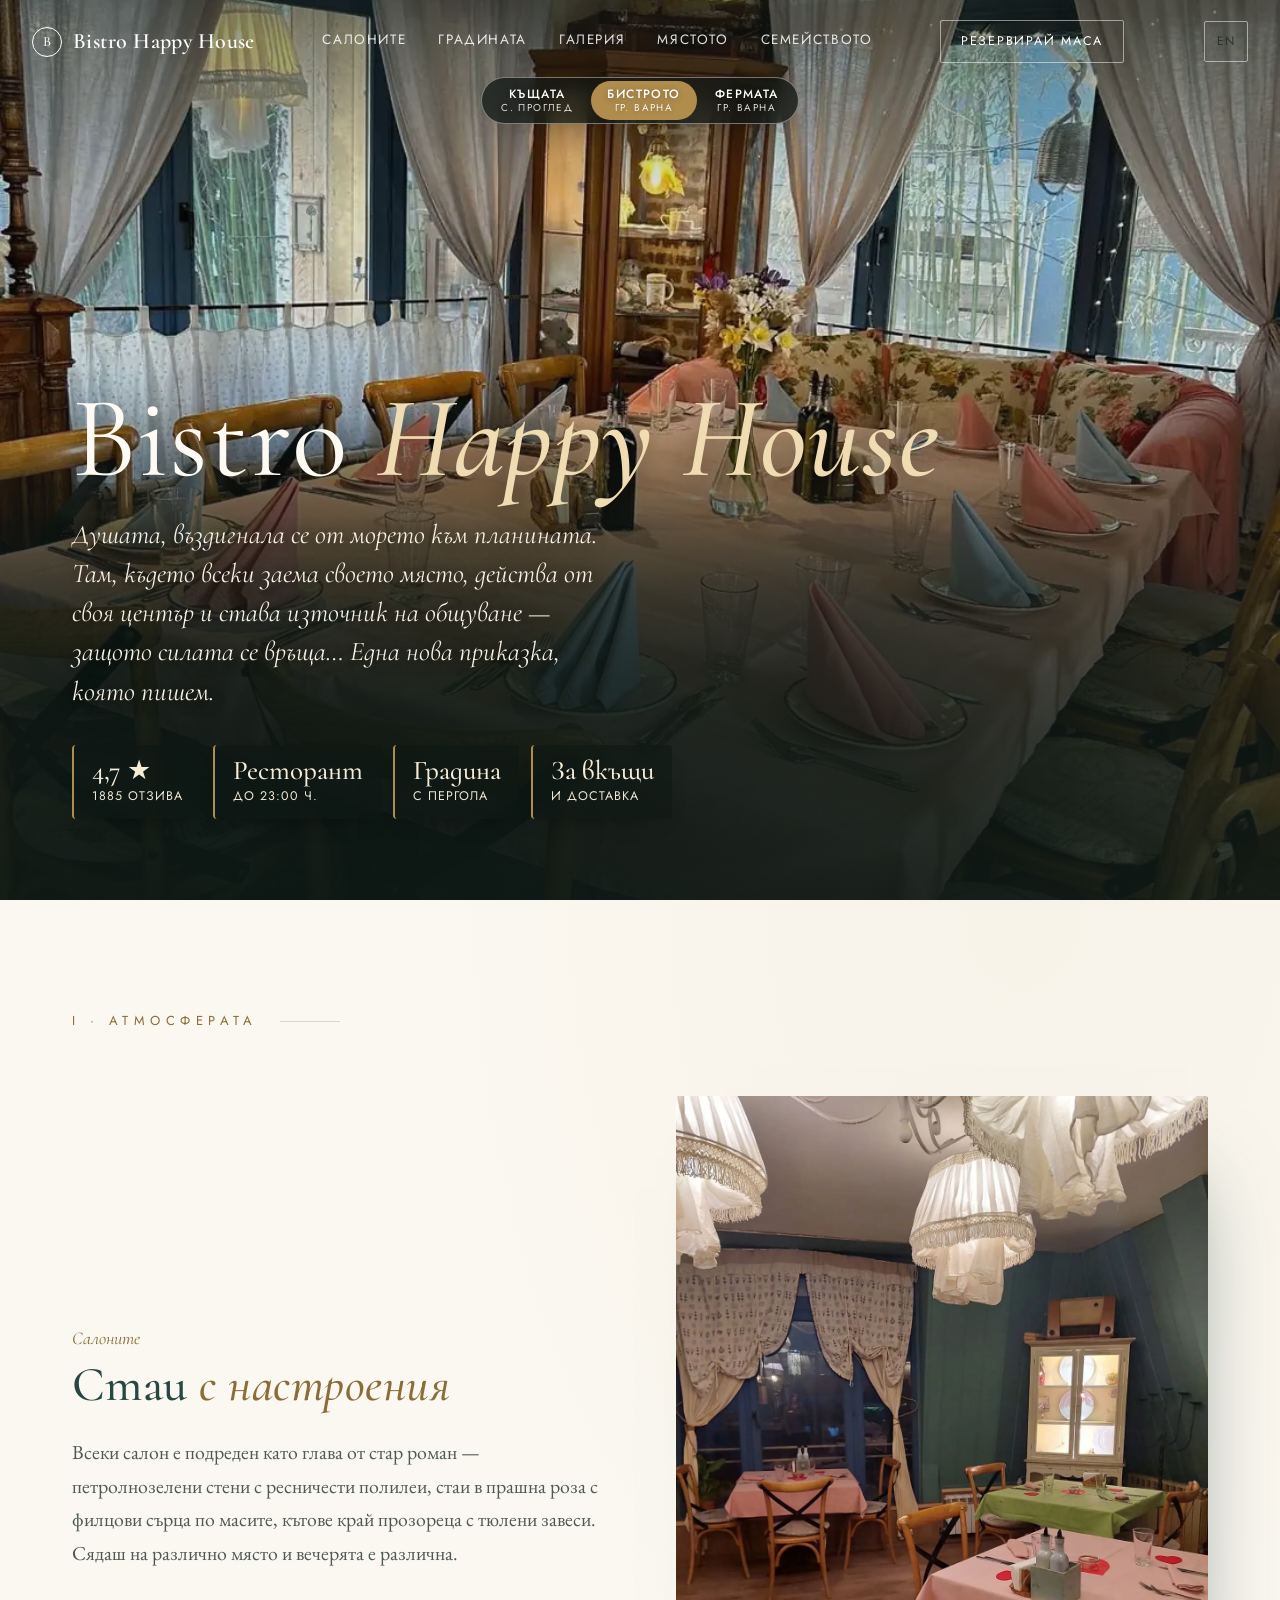
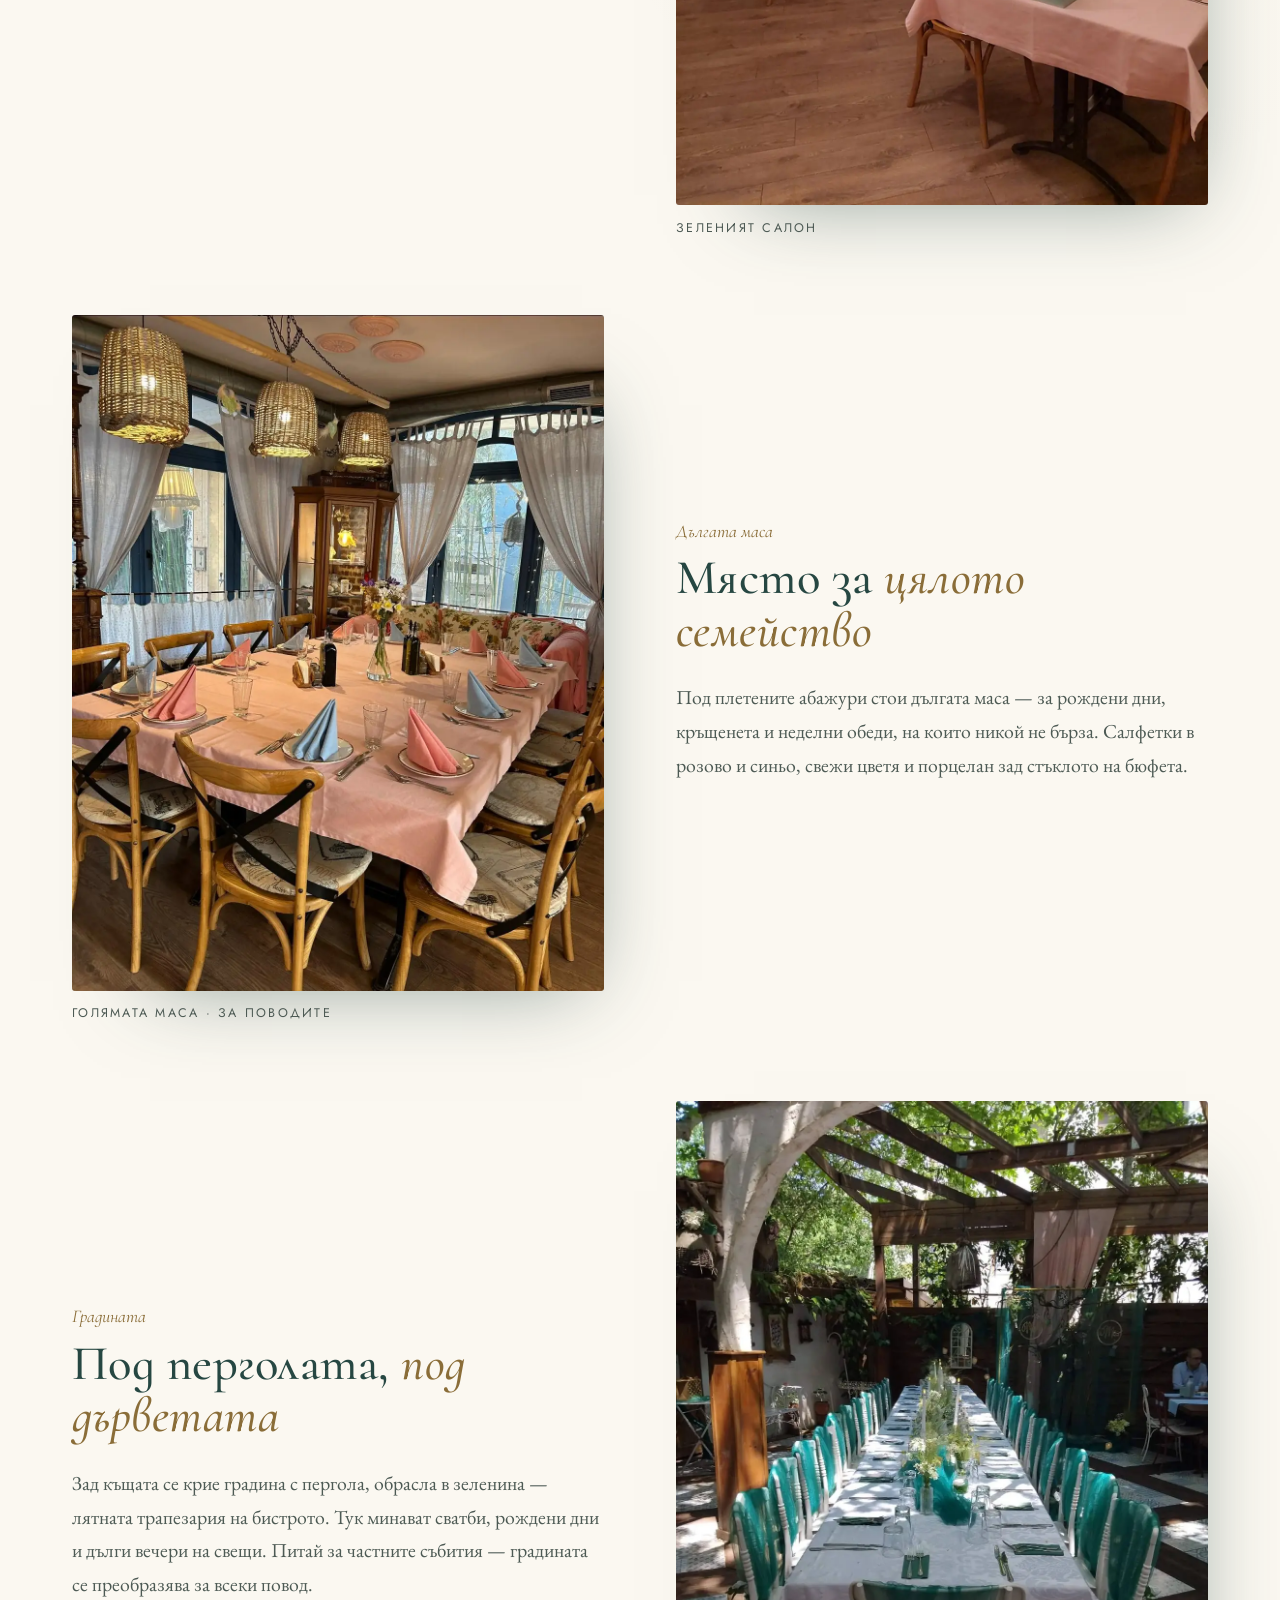
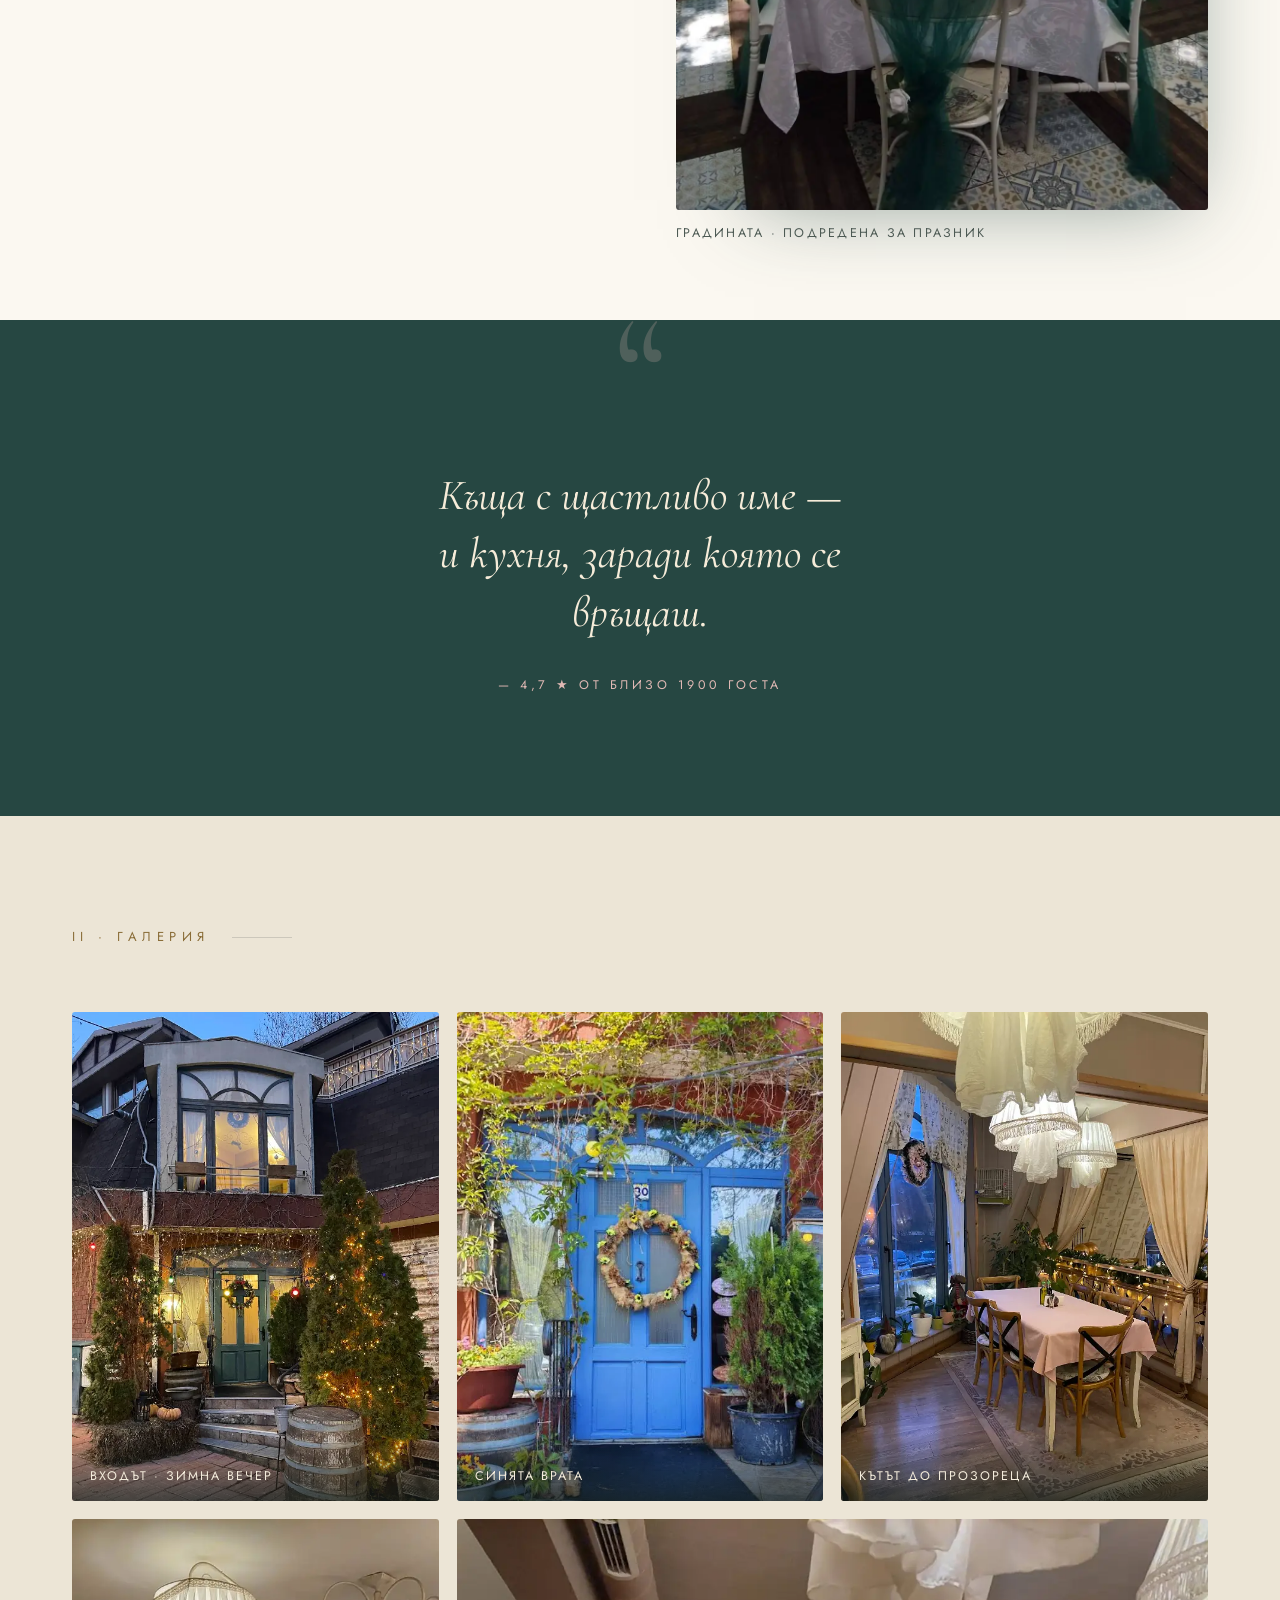
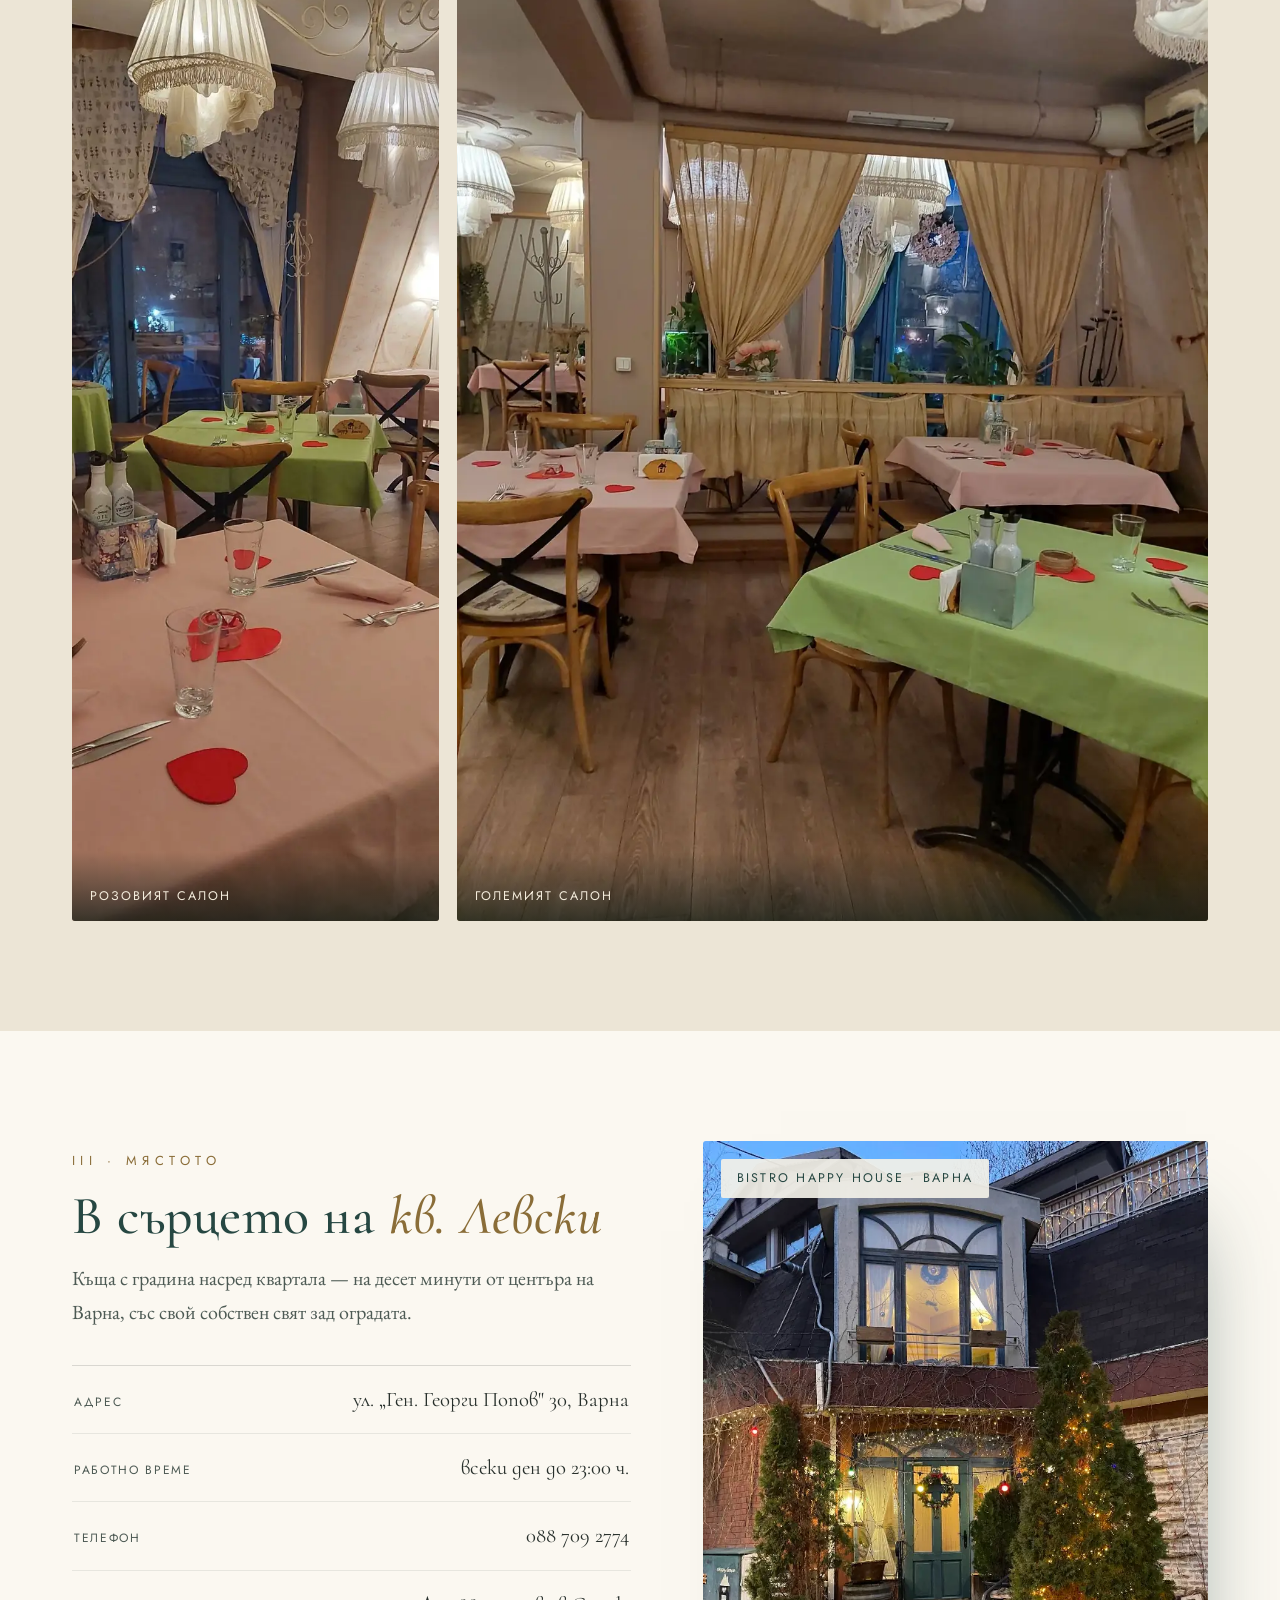
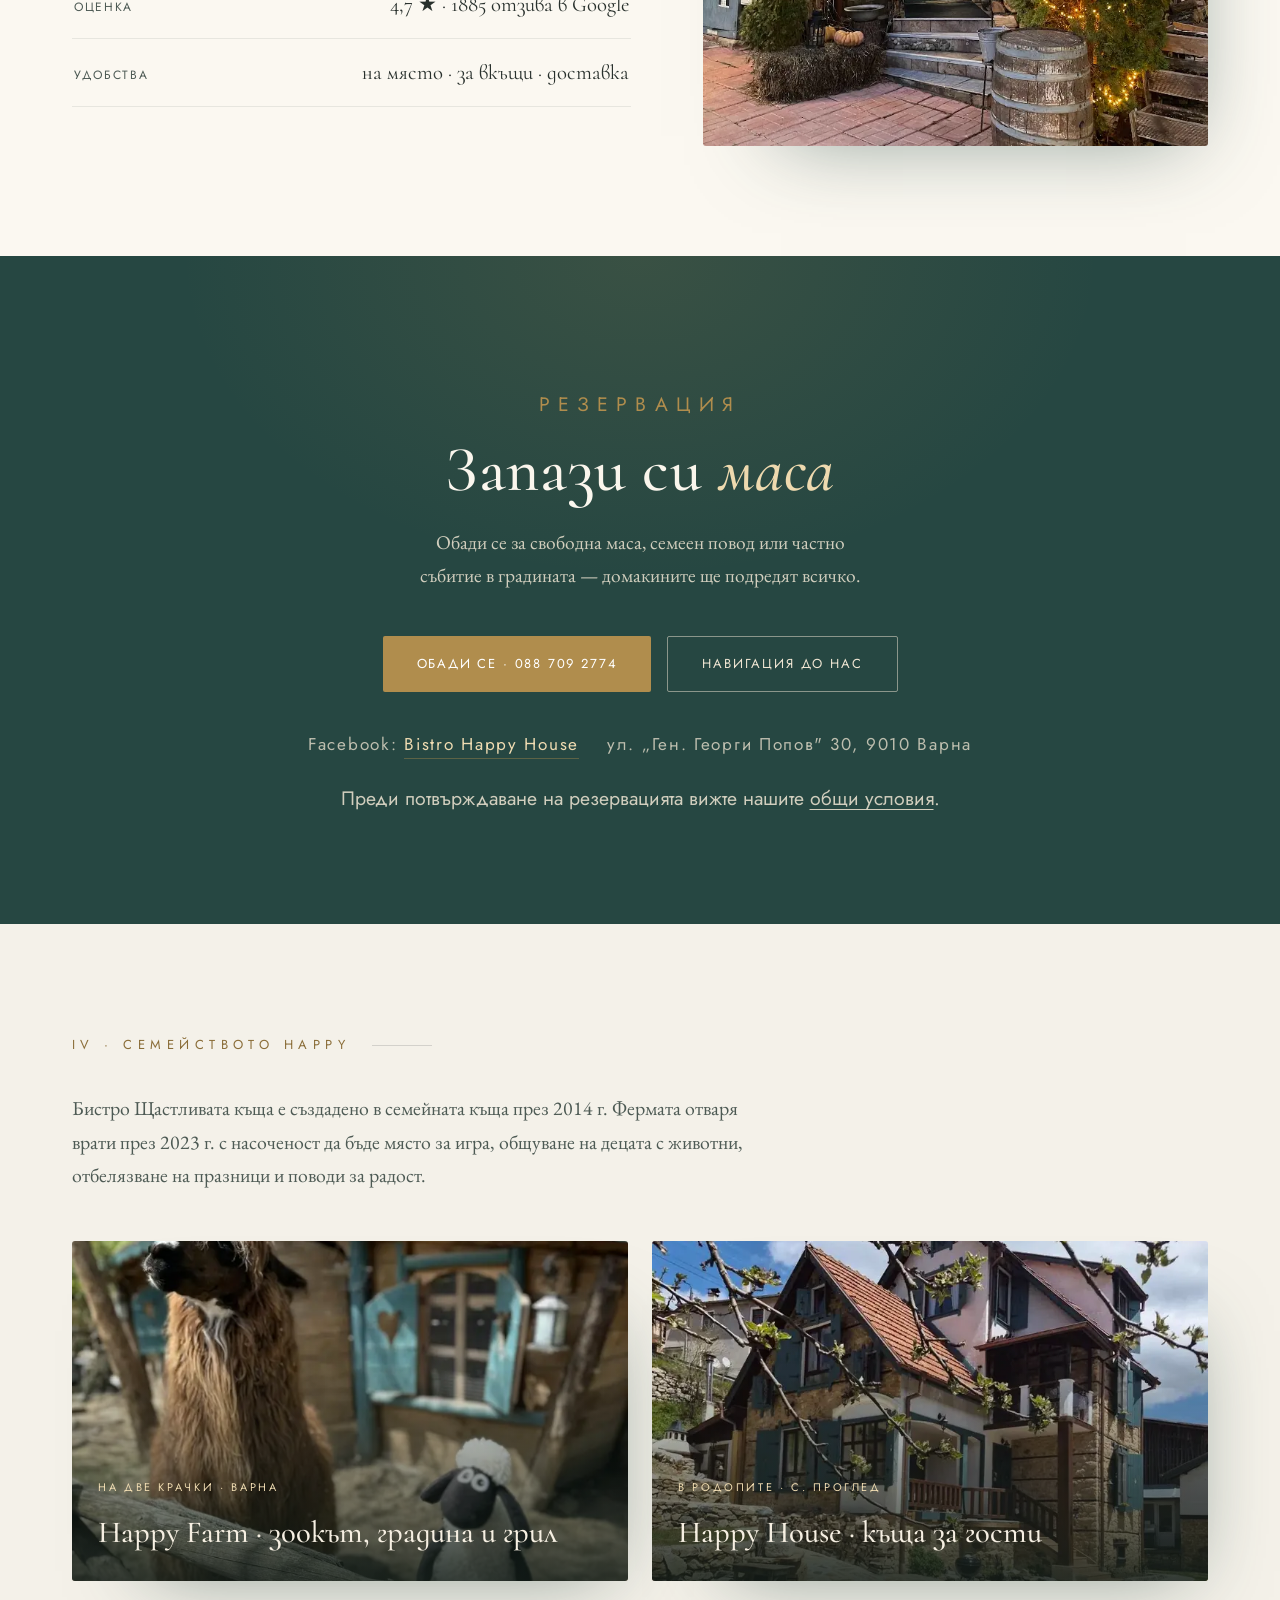
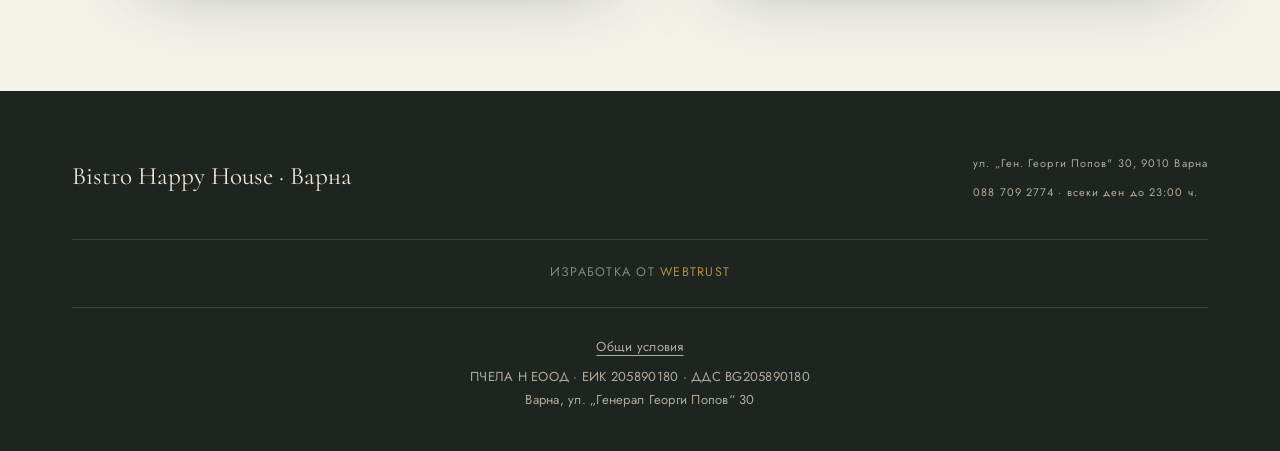
<file: bistro.html>
<!DOCTYPE html>
<html lang="bg"><head>
<meta charset="UTF-8"><meta name="viewport" content="width=device-width, initial-scale=1.0, viewport-fit=cover">
<meta name="color-scheme" content="light only"><meta name="theme-color" content="#233830">
<title>Bistro Happy House Варна | Ресторант с градина</title><meta name="description" content="Bistro Happy House във Варна: семеен ресторант с градина на ул. „Ген. Георги Попов“ 30. Уютни салони и частни събития. Обадете се за резервация.">
<meta name="robots" content="index,follow,max-image-preview:large">
<link rel="canonical" href="https://www.happyhouseprogled.com/bistro">
<link rel="alternate" hreflang="bg" href="https://www.happyhouseprogled.com/bistro">
<link rel="alternate" hreflang="en" href="https://www.happyhouseprogled.com/en/bistro">
<link rel="alternate" hreflang="x-default" href="https://www.happyhouseprogled.com/bistro">
<meta property="og:type" content="website"><meta property="og:site_name" content="Happy House">
<meta property="og:title" content="Bistro Happy House Варна | Ресторант с градина"><meta property="og:description" content="Bistro Happy House във Варна: семеен ресторант с градина на ул. „Ген. Георги Попов“ 30. Уютни салони и частни събития. Обадете се за резервация.">
<meta property="og:url" content="https://www.happyhouseprogled.com/bistro"><meta property="og:locale" content="bg_BG">
<meta property="og:locale:alternate" content="en_GB">
<meta property="og:image" content="https://www.happyhouseprogled.com/assets/images/b-facade-e08e3575c6.webp"><meta property="og:image:alt" content="Bistro Happy House Варна | Ресторант с градина">
<meta name="twitter:card" content="summary_large_image">
<meta name="twitter:title" content="Bistro Happy House Варна | Ресторант с градина"><meta name="twitter:description" content="Bistro Happy House във Варна: семеен ресторант с градина на ул. „Ген. Георги Попов“ 30. Уютни салони и частни събития. Обадете се за резервация.">
<meta name="twitter:image" content="https://www.happyhouseprogled.com/assets/images/b-facade-e08e3575c6.webp">
<link rel="preconnect" href="https://fonts.googleapis.com"><link rel="preconnect" href="https://fonts.gstatic.com" crossorigin>
<link href="https://fonts.googleapis.com/css2?family=Cormorant:ital,wght@0,400;0,500;0,600;1,400;1,500&amp;family=EB+Garamond:ital,wght@0,400;0,500;1,400&amp;family=Jost:wght@300;400;500&amp;display=swap" rel="stylesheet">
<link rel="stylesheet" href="/assets/site-ca2eb3057c.css"><link rel="preload" as="image" href="/assets/images/b-bigtable-54137716d3.webp" fetchpriority="high">
<script>document.documentElement.classList.add('js');</script>
<noscript><style>.suite-panel,.suite-panel.active{display:grid;margin-bottom:48px}.season-content .sc{display:block;margin-bottom:24px}.suite-tabs,.season-switch,.nav-toggle{display:none}.reveal{opacity:1;transform:none}</style></noscript>
<script type="application/ld+json">{"@context": "https://schema.org", "@graph": [{"@type": "Organization", "@id": "https://www.happyhouseprogled.com/#company", "name": "ПЧЕЛА Н ЕООД", "legalName": "ПЧЕЛА Н ЕООД", "taxID": "205890180", "vatID": "BG205890180", "address": {"@type": "PostalAddress", "streetAddress": "ул. Генерал Георги Попов 30", "addressLocality": "Варна", "addressCountry": "BG"}}, {"@type": "WebPage", "@id": "https://www.happyhouseprogled.com/bistro#webpage", "url": "https://www.happyhouseprogled.com/bistro", "name": "Bistro Happy House Варна | Ресторант с градина", "description": "Bistro Happy House във Варна: семеен ресторант с градина на ул. „Ген. Георги Попов“ 30. Уютни салони и частни събития. Обадете се за резервация.", "inLanguage": "bg", "publisher": {"@id": "https://www.happyhouseprogled.com/#company"}, "mainEntity": {"@id": "https://www.happyhouseprogled.com/bistro/#business"}}, {"@type": "Restaurant", "@id": "https://www.happyhouseprogled.com/bistro/#business", "name": "Bistro Happy House", "url": "https://www.happyhouseprogled.com/bistro", "image": "https://www.happyhouseprogled.com/assets/images/b-facade-e08e3575c6.webp", "telephone": "+359887092774", "address": {"@type": "PostalAddress", "streetAddress": "ул. Генерал Георги Попов 30", "addressLocality": "Варна", "addressCountry": "BG"}, "parentOrganization": {"@id": "https://www.happyhouseprogled.com/#company"}}]}</script>
<script src="/assets/site-b387ff6ad5.js" defer></script>
</head><body><a class="skip-link" href="#main-content">Към съдържанието</a><div class="pageview pg-b active" id="page-bistro">
<nav class="nav" id="b-nav">
<a class="nav-brand" href="#b-top"><span class="mark">B</span>Bistro Happy House</a>
<div aria-label="Изберете обект" class="fam-switch"><div class="fam-switch-in"><a href="/"><b>Къщата</b><small>с. Проглед</small></a><a class="on" href="/bistro"><b>Бистрото</b><small>гр. Варна</small></a><a href="/farm"><b>Фермата</b><small>гр. Варна</small></a></div></div>
<div class="nav-links" id="b-navToggle-links">
<a href="#b-rooms">Салоните</a>
<a href="#b-garden">Градината</a>
<a href="#b-gallery">Галерия</a>
<a href="#b-info">Мястото</a>
<a href="#b-family">Семейството</a>
</div>
<a class="nav-cta" href="tel:+359887092774">Резервирай маса</a>
<a aria-label="English version" class="lang-toggle" href="/en/bistro" hreflang="en" lang="en">EN</a>
<button aria-controls="b-navToggle-links" aria-expanded="false" aria-label="Меню" class="nav-toggle" id="b-navToggle"><span></span><span></span><span></span></button>
</nav>
<main id="main-content"><header class="hero" id="b-top">
<div class="hero-bg" id="b-heroBg">
<div aria-hidden="true" class="slide on" style='background-image:url("/assets/images/b-bigtable-54137716d3.webp")'></div>
<div aria-hidden="true" class="slide" data-background="/assets/images/b-hall-teal-92ab1c74ef.webp"></div>
<div aria-hidden="true" class="slide" data-background="/assets/images/b-garden-ed59c72d62.webp"></div>
</div>
<div class="hero-scrim"></div>
<div class="hero-inner wrap">
<h1 class="reveal in d1">Bistro <em>Happy House</em></h1>
<p class="hero-sub reveal in d2">Душата, въздигнала се от морето към планината. Там, където всеки заема своето място, действа от своя център и става източник на общуване — защото силата се връща… Една нова приказка, която пишем.</p>
<div class="hero-meta reveal in d3">
<span class="chip"><b>4,7 ★</b>1885 отзива</span>
<span class="chip"><b>Ресторант</b>до 23:00 ч.</span>
<span class="chip"><b>Градина</b>с пергола</span>
<span class="chip"><b>За вкъщи</b>и доставка</span>
</div>
</div>
</header><section class="section story" id="b-rooms">
<div class="wrap">
<div class="section-tag reveal"><span class="num">I · Атмосферата</span><span class="line"></span></div>
<div class="chapter">
<div class="chapter-text reveal">
<div class="chapter-num">Салоните</div>
<h2>Стаи <em>с настроения</em></h2>
<p>Всеки салон е подреден като глава от стар роман — петролнозелени стени с ресничести полилеи, стаи в прашна роза с филцови сърца по масите, кътове край прозореца с тюлени завеси. Сядаш на различно място и вечерята е различна.</p>
</div>
<figure class="chapter-figure reveal d2">
<img alt="Зеленият салон на Bistro Happy House — ресничести полилеи и пастелни покривки" decoding="async" height="1600" loading="lazy" src="/assets/images/b-hall-teal-92ab1c74ef.webp" width="1200"/>
<span class="frame"></span>
<figcaption>Зеленият салон</figcaption>
</figure>
</div>
<div class="chapter flip">
<div class="chapter-text reveal">
<div class="chapter-num">Дългата маса</div>
<h2>Място за <em>цялото семейство</em></h2>
<p>Под плетените абажури стои дългата маса — за рождени дни, кръщенета и неделни обеди, на които никой не бърза. Салфетки в розово и синьо, свежи цветя и порцелан зад стъклото на бюфета.</p>
</div>
<figure class="chapter-figure reveal d2">
<img alt="Дългата семейна маса под плетените абажури" decoding="async" height="1396" loading="lazy" src="/assets/images/b-bigtable-54137716d3.webp" width="1100"/>
<span class="frame"></span>
<figcaption>Голямата маса · за поводите</figcaption>
</figure>
</div>
<div class="chapter" id="b-garden">
<div class="chapter-text reveal">
<div class="chapter-num">Градината</div>
<h2>Под перголата, <em>под дърветата</em></h2>
<p>Зад къщата се крие градина с пергола, обрасла в зеленина — лятната трапезария на бистрото. Тук минават сватби, рождени дни и дълги вечери на свещи. Питай за частните събития — градината се преобразява за всеки повод.</p>
</div>
<figure class="chapter-figure reveal d2">
<img alt="Градината с пергола, подредена за сватбено тържество" decoding="async" height="1467" loading="lazy" src="/assets/images/b-garden-ed59c72d62.webp" width="1100"/>
<span class="frame"></span>
<figcaption>Градината · подредена за празник</figcaption>
</figure>
</div>
</div>
</section><section class="quote-band">
<div class="qmark">“</div>
<blockquote>Къща с щастливо име — и кухня, заради която се връщаш.</blockquote>
<cite>— 4,7 ★ от близо 1900 госта</cite>
</section><section class="section gallery" id="b-gallery">
<div class="wrap">
<div class="section-tag reveal"><span class="num">II · Галерия</span><span class="line"></span></div>
<div class="gal-grid">
<figure class="reveal"><img alt="Фасадата на Bistro Happy House със зелена врата и коледни светлини" decoding="async" height="817" loading="lazy" src="/assets/images/b-facade-e08e3575c6.webp" width="683"/><figcaption>Входът · зимна вечер</figcaption></figure>
<figure class="reveal d1"><img alt="Синята врата с венец от слънчогледи" decoding="async" height="828" loading="lazy" src="/assets/images/b-bluedoor-58a18d1d87.webp" width="510"/><figcaption>Синята врата</figcaption></figure>
<figure class="reveal d2"><img alt="Кът до прозореца с розова покривка" decoding="async" height="824" loading="lazy" src="/assets/images/b-room-window-68b65a3471.webp" width="681"/><figcaption>Кътът до прозореца</figcaption></figure>
<figure class="reveal"><img alt="Салон с розови покривки и червени сърца" decoding="async" height="1600" loading="lazy" src="/assets/images/b-hall-hearts-86b00d7478.webp" width="1200"/><figcaption>Розовият салон</figcaption></figure>
<figure class="reveal d1 wide"><img alt="Салонът с бежови завеси и зелени маси" decoding="async" height="1600" loading="lazy" src="/assets/images/b-hall-beige-fc9086745d.webp" width="1200"/><figcaption>Големият салон</figcaption></figure>
</div>
</div>
</section><section class="section info" id="b-info">
<div class="wrap info-inner">
<div class="reveal">
<p class="eyebrow">III · Мястото</p>
<h2>В сърцето на <em>кв. Левски</em></h2>
<p style="color:var(--ink-soft);margin-top:16px">Къща с градина насред квартала — на десет минути от центъра на Варна, със свой собствен свят зад оградата.</p>
<div class="info-list">
<div class="info-item"><span class="k">Адрес</span><span class="v">ул. „Ген. Георги Попов" 30, Варна</span></div>
<div class="info-item"><span class="k">Работно време</span><span class="v">всеки ден до 23:00 ч.</span></div>
<div class="info-item"><span class="k">Телефон</span><span class="v"><a href="tel:+359887092774" style="text-decoration:none">088 709 2774</a></span></div>
<div class="info-item"><span class="k">Оценка</span><span class="v">4,7 ★ · 1885 отзива в Google</span></div>
<div class="info-item"><span class="k">Удобства</span><span class="v">на място · за вкъщи · доставка</span></div>
</div>
</div>
<div class="info-figure reveal d2">
<img alt="Bistro Happy House — фасадата привечер" decoding="async" height="817" loading="lazy" src="/assets/images/b-facade-e08e3575c6.webp" width="683"/>
<div class="pin">Bistro Happy House · Варна</div>
</div>
</div>
</section><section class="section booking">
<div class="wrap">
<p class="eyebrow reveal" style="color:var(--brass)">Резервация</p>
<h2 class="reveal d1">Запази си <em>маса</em></h2>
<p class="reveal d2">Обади се за свободна маса, семеен повод или частно събитие в градината — домакините ще подредят всичко.</p>
<div class="booking-actions reveal d2">
<a class="btn btn-primary" href="tel:+359887092774">Обади се · 088 709 2774</a>
<a class="btn btn-ghost" href="https://maps.google.com/?q=Bistro+Happy+House+Варна" rel="noopener" target="_blank">Навигация до нас</a>
</div>
<div class="booking-contacts reveal d3">
<span>Facebook: <a href="https://m.facebook.com" rel="noopener" target="_blank">Bistro Happy House</a></span>
<span>ул. „Ген. Георги Попов" 30, 9010 Варна</span>
</div>
<p class="terms-note">Преди потвърждаване на резервацията вижте нашите <a href="/terms">общи условия</a>.</p></div>
</section><section class="section family" id="b-family">
<div class="wrap">
<div class="section-tag reveal"><span class="num">IV · Семейството Happy</span><span class="line"></span></div>
<p class="fam-lead reveal">Бистро Щастливата къща е създадено в семейната къща през 2014 г. Фермата отваря врати през 2023 г. с насоченост да бъде място за игра, общуване на децата с животни, отбелязване на празници и поводи за радост.</p>
<div class="family-grid">
<a class="family-card reveal" href="/farm">
<img alt="Алпаката Роско от Happy Farm Varna" decoding="async" height="1013" loading="lazy" src="/assets/images/t-farm-b0040f12c8.webp" width="760"/>
<span class="veil"></span>
<span class="txt"><small>На две крачки · Варна</small><strong>Happy Farm · зоокът, градина и грил</strong></span>
</a>
<a class="family-card reveal d1" href="/">
<img alt="Happy House Проглед — къща за гости в Родопите" decoding="async" height="761" loading="lazy" src="/assets/images/t-progled-9c72f0e8a8.webp" width="760"/>
<span class="veil"></span>
<span class="txt"><small>В Родопите · с. Проглед</small><strong>Happy House · къща за гости</strong></span>
</a>
</div>
</div>
</section></main>






<footer class="footer">
<div class="wrap">
<div class="footer-inner">
<div class="footer-brand">Bistro Happy House · Варна</div>
<div><small>ул. „Ген. Георги Попов" 30, 9010 Варна<br/>088 709 2774 · всеки ден до 23:00 ч.</small></div>
</div>
<div class="credit">Изработка от <a href="https://mywebtrust.com" rel="noopener" target="_blank">WebTrust</a></div>
<div class="legal-footer"><a href="/terms">Общи условия</a><br/>ПЧЕЛА Н ЕООД · ЕИК 205890180 · ДДС BG205890180<br/>Варна, ул. „Генерал Георги Попов“ 30</div></div>
</footer>
<div class="sticky-cta">
<a class="s-call" href="tel:+359887092774">Обади се</a>
<a class="s-book" href="https://maps.google.com/?q=Bistro+Happy+House+Варна">Навигация</a>
</div>
</div></body>
</html>
</file>
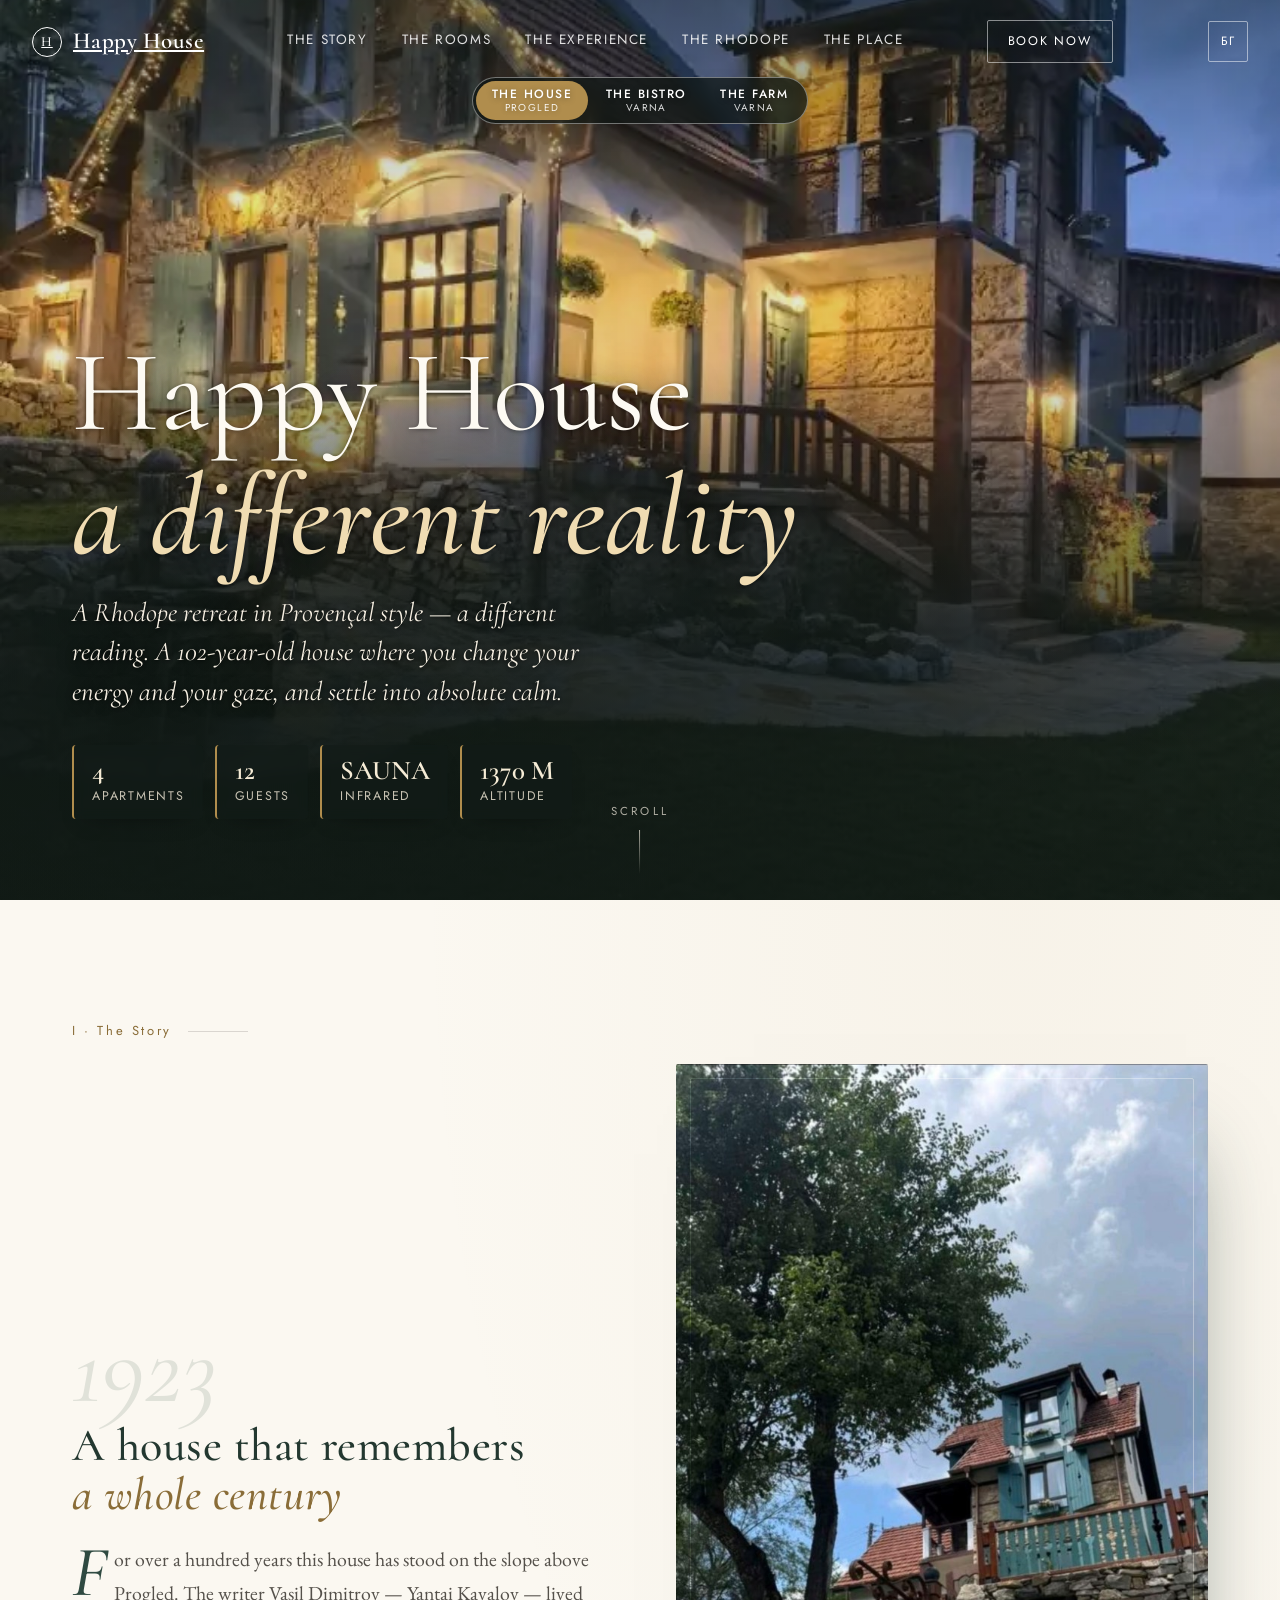
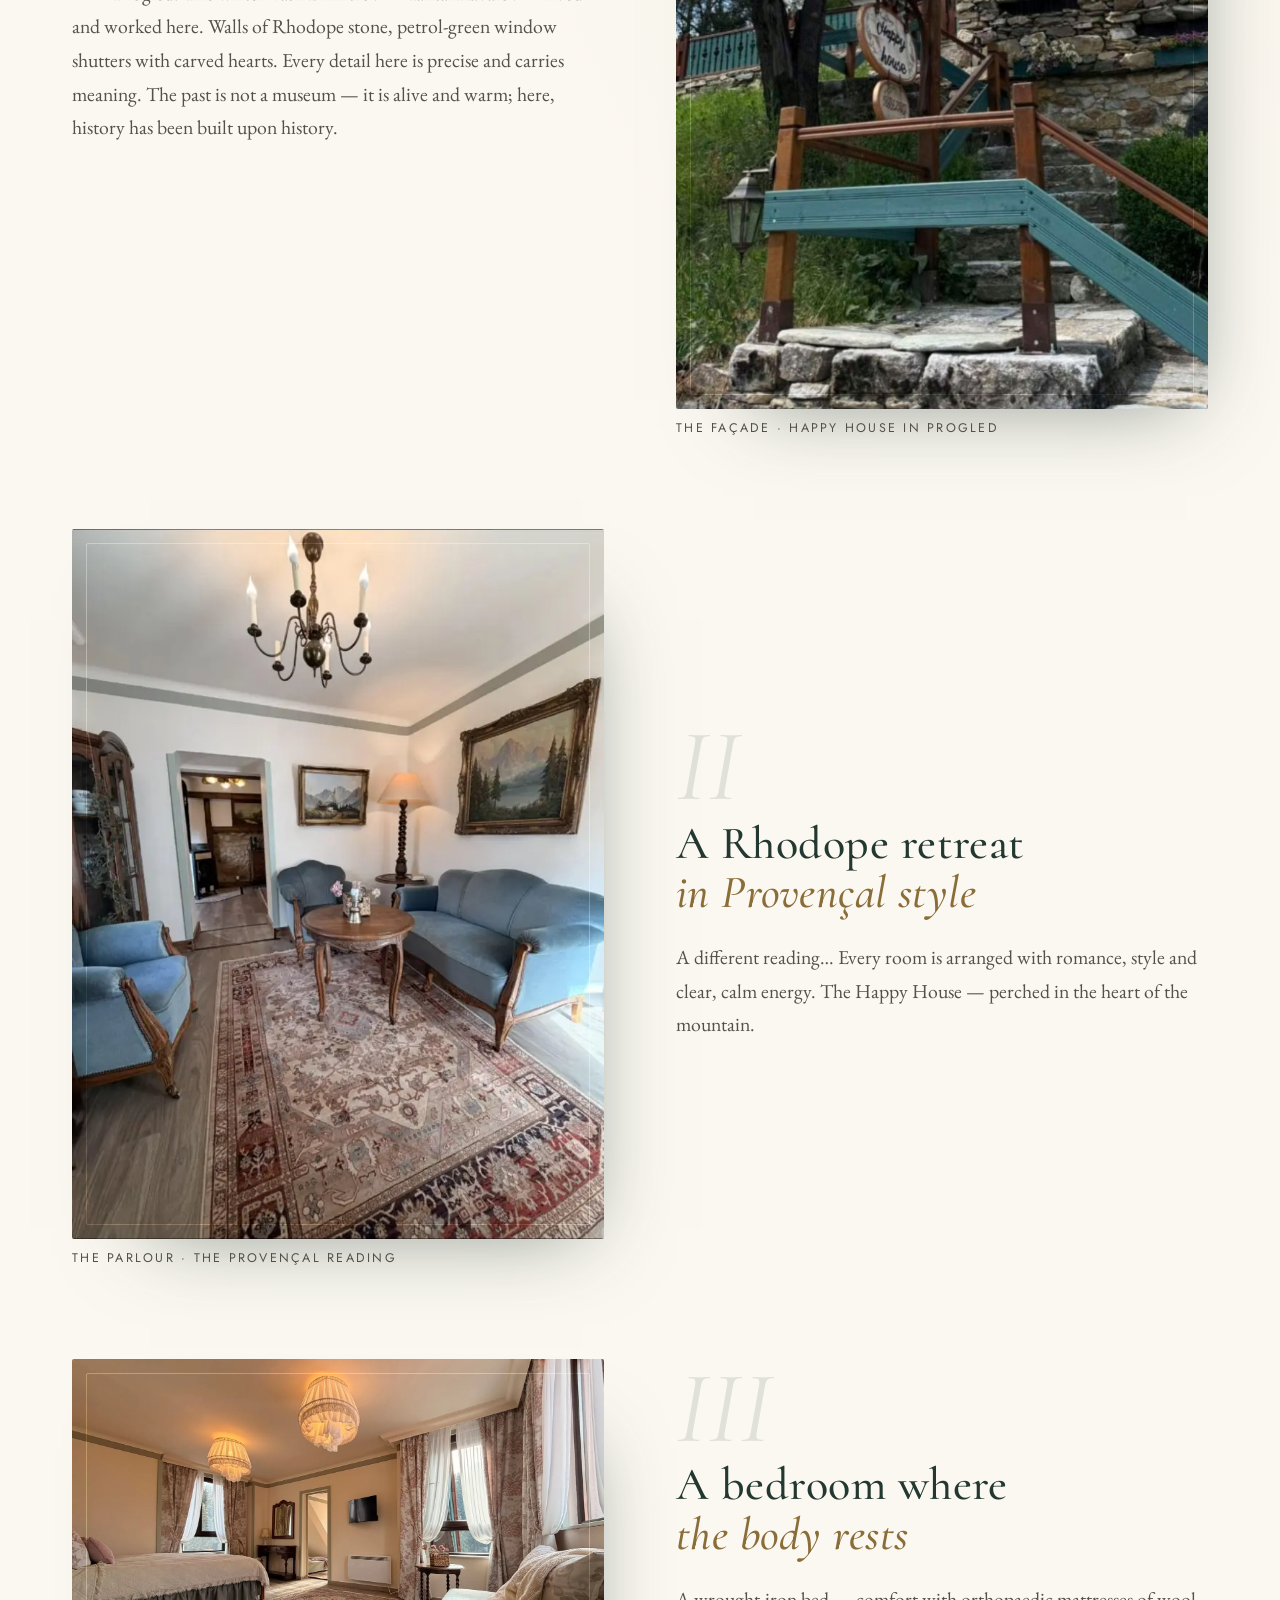
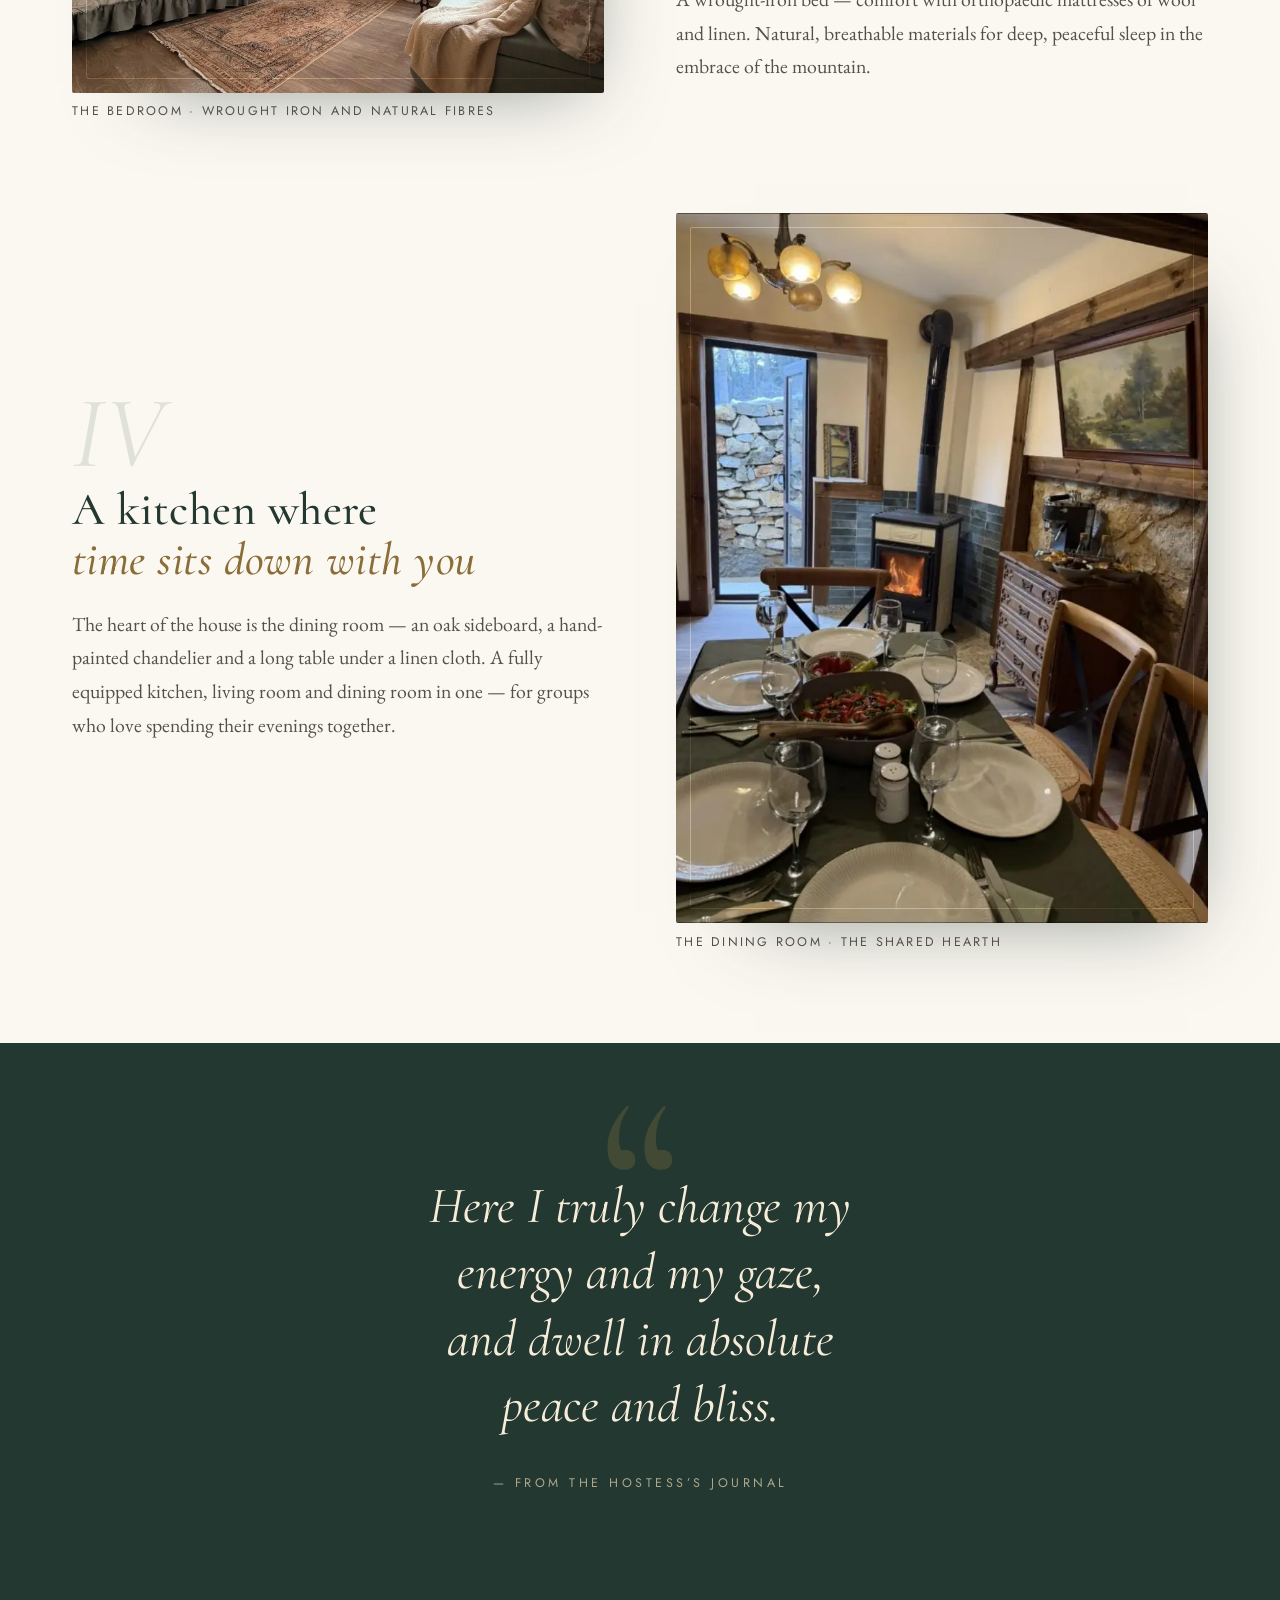
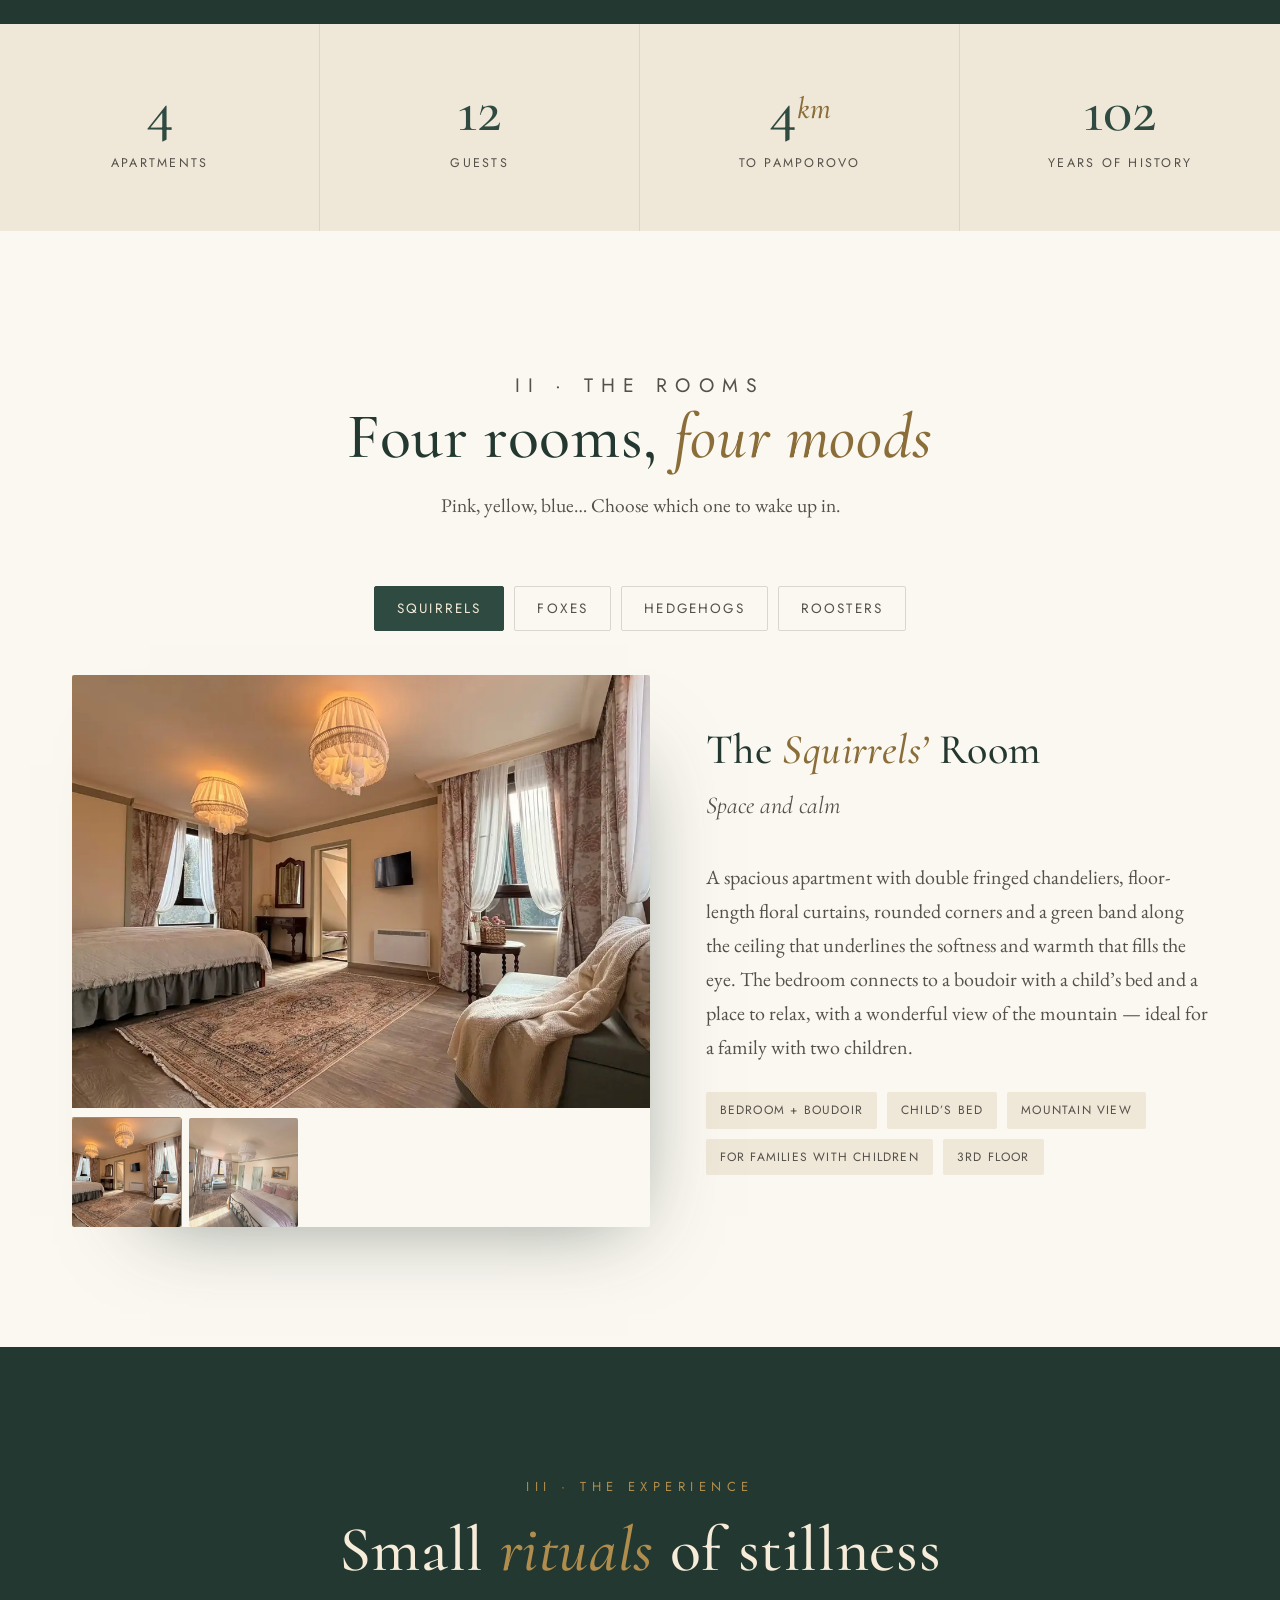
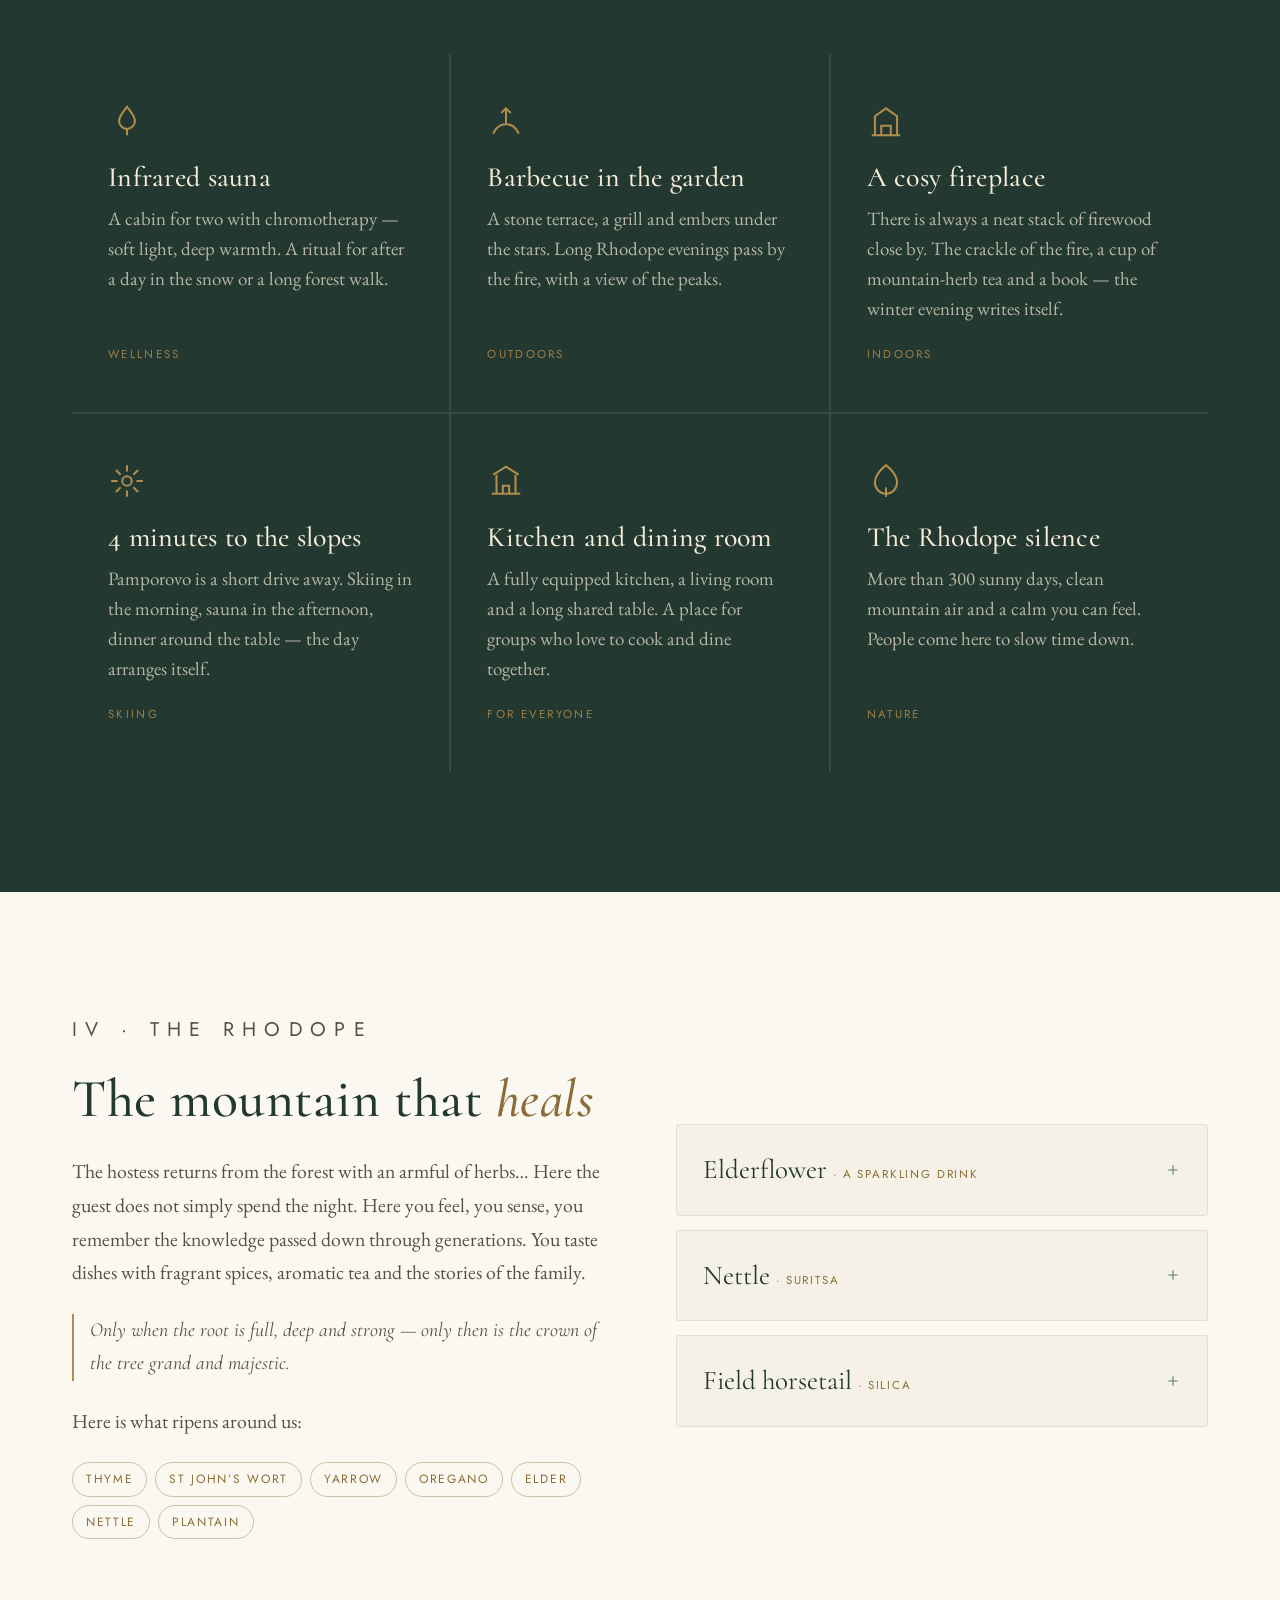
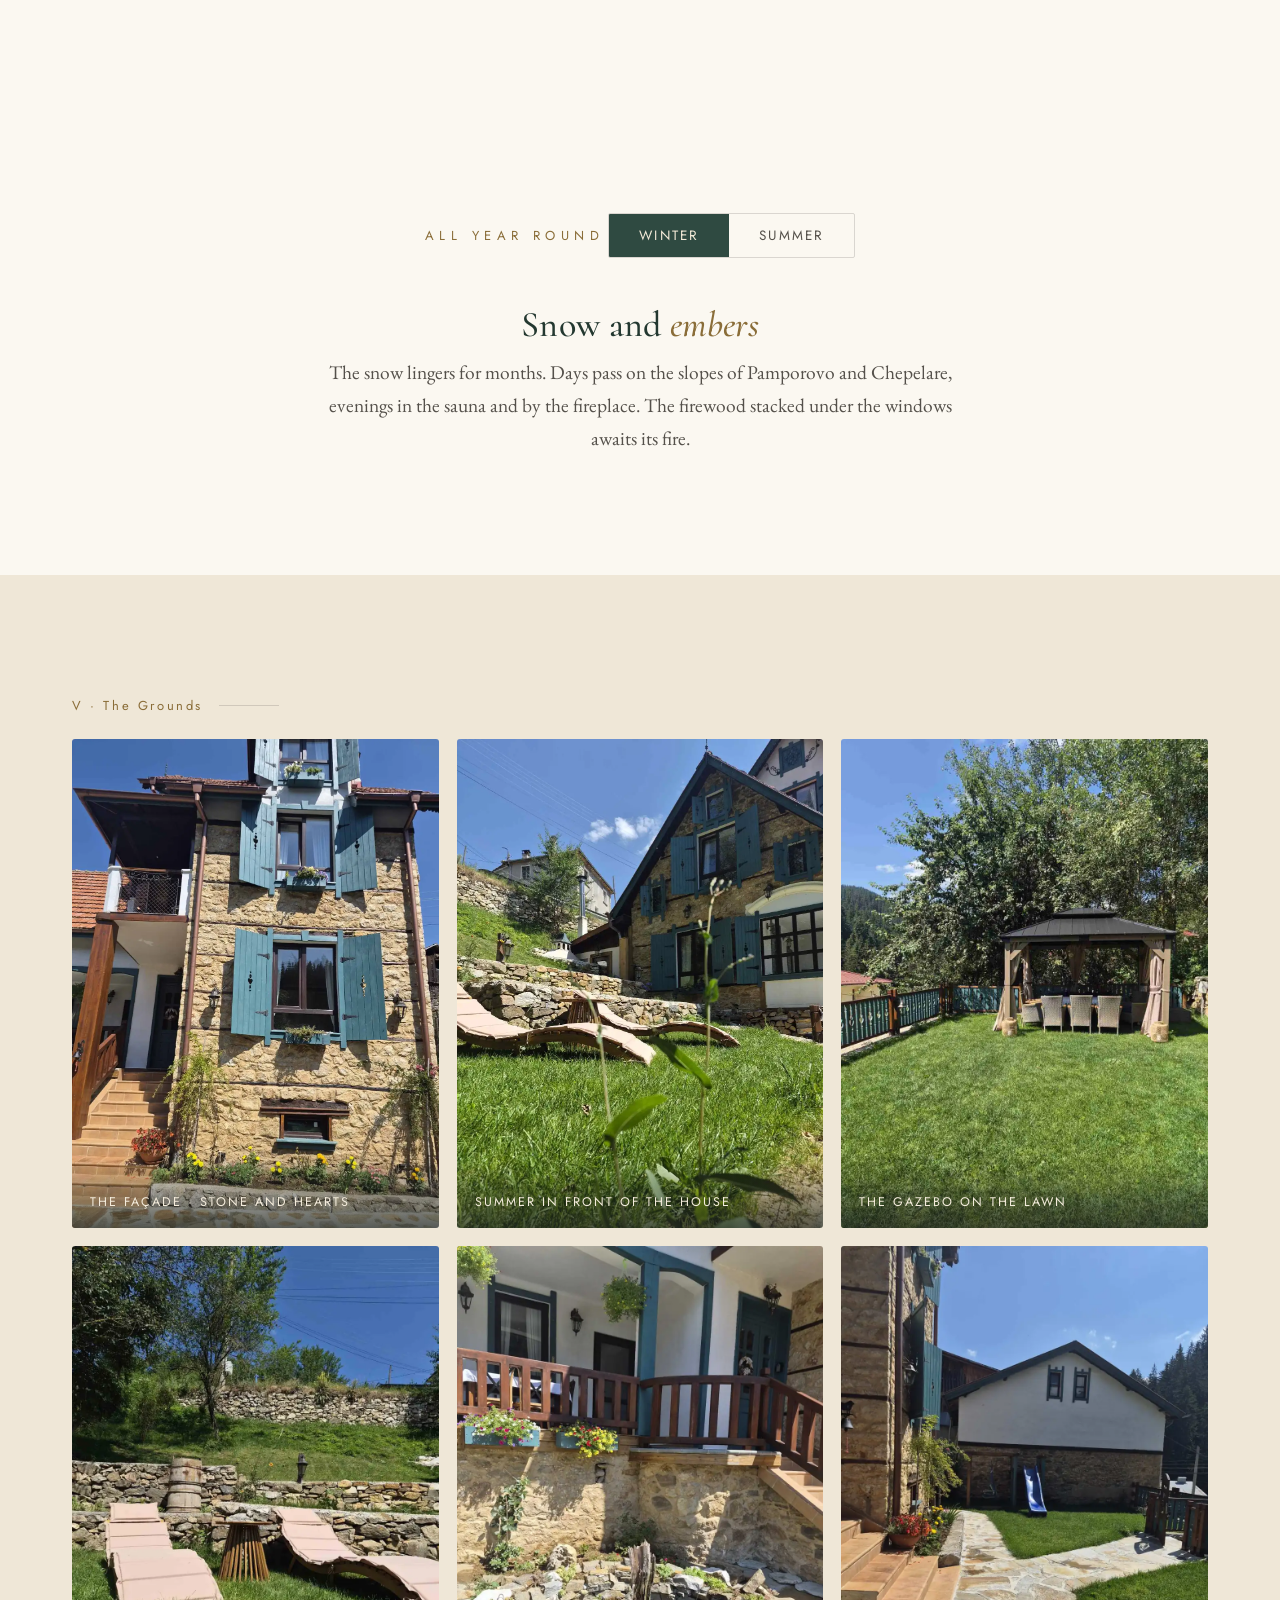
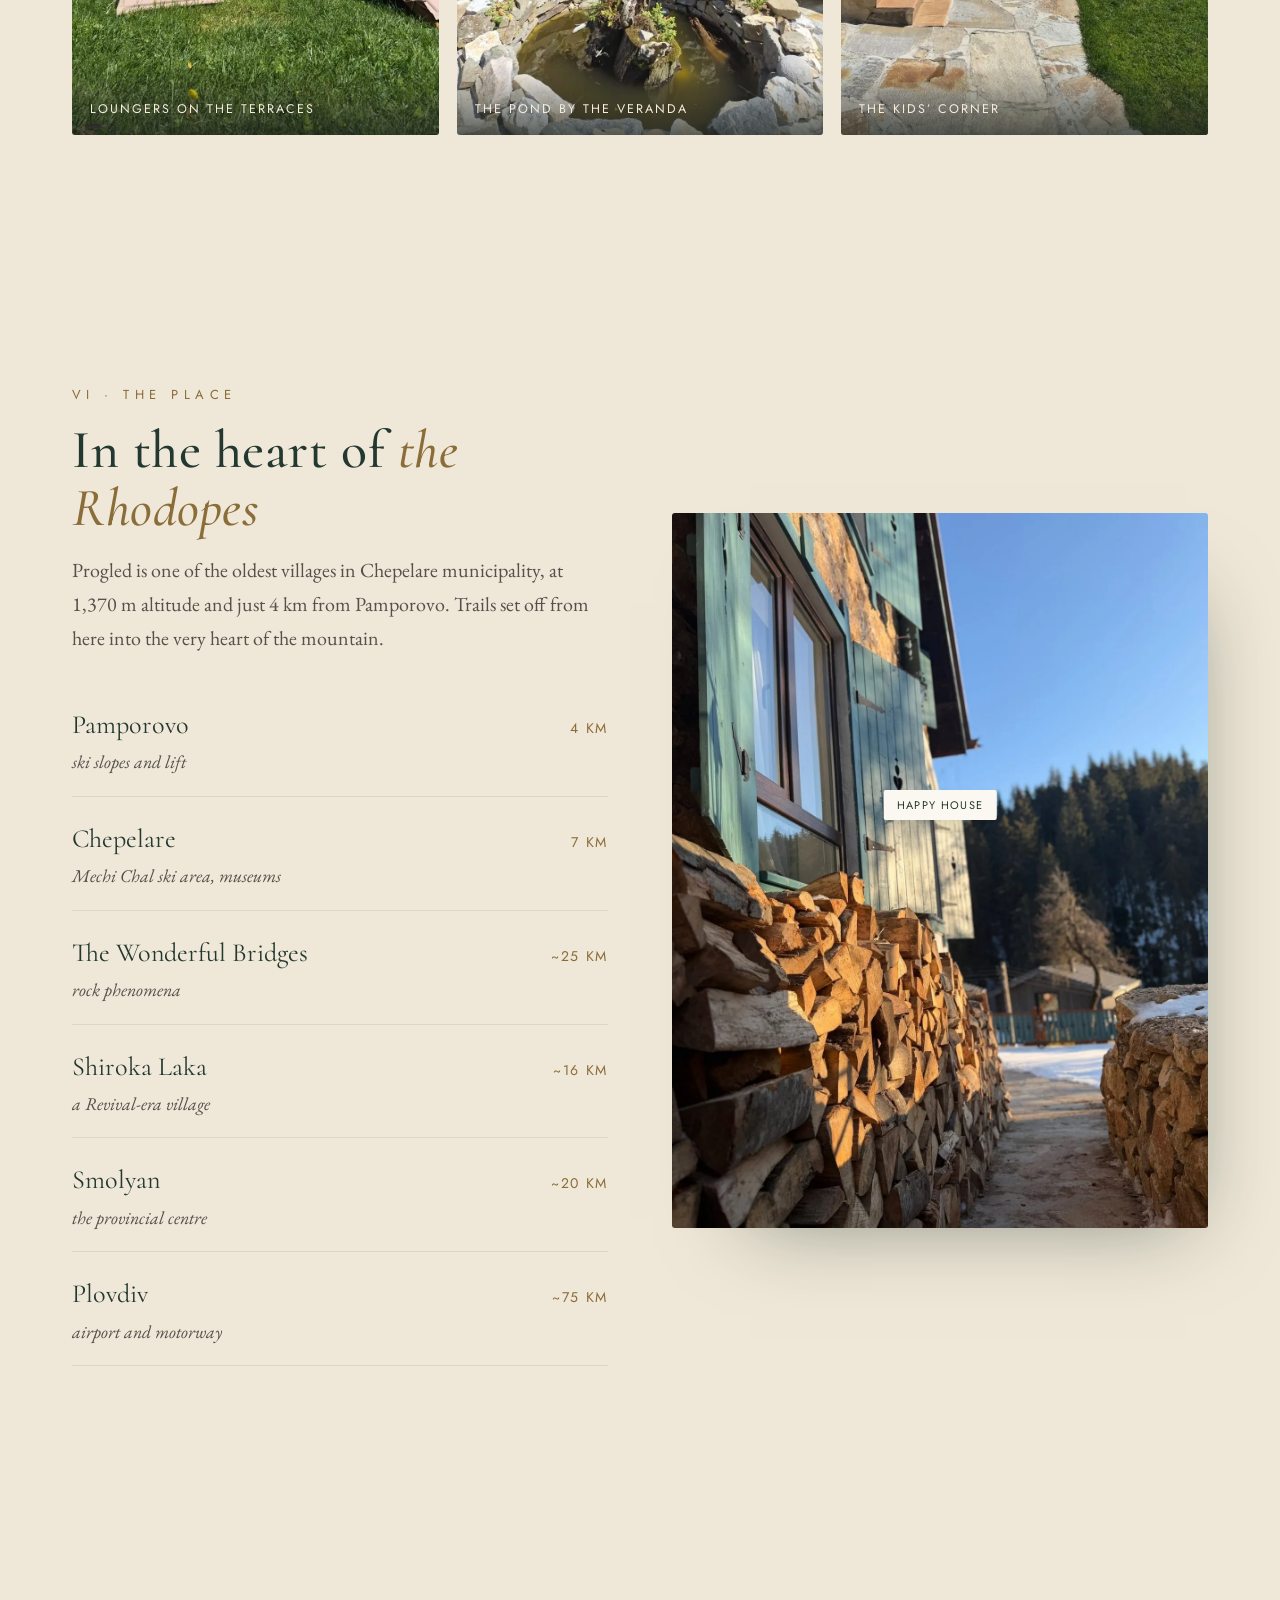
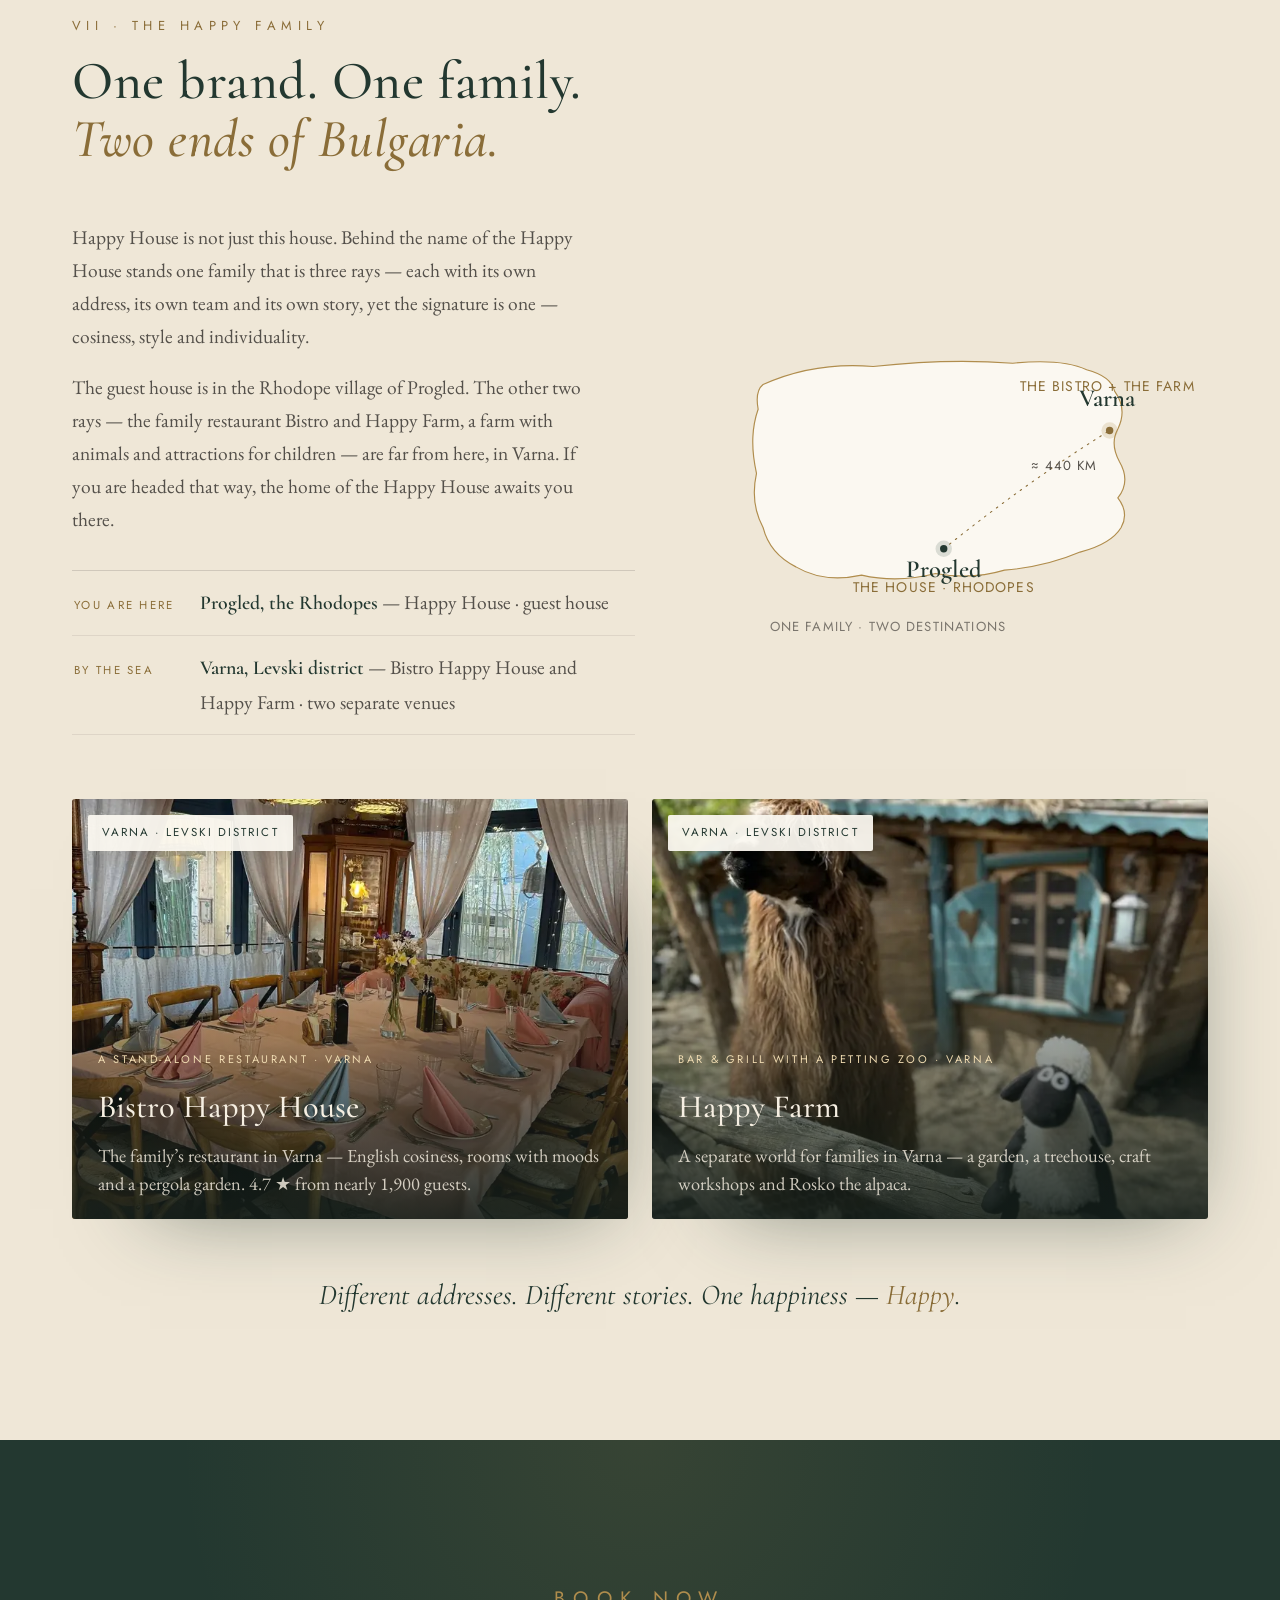
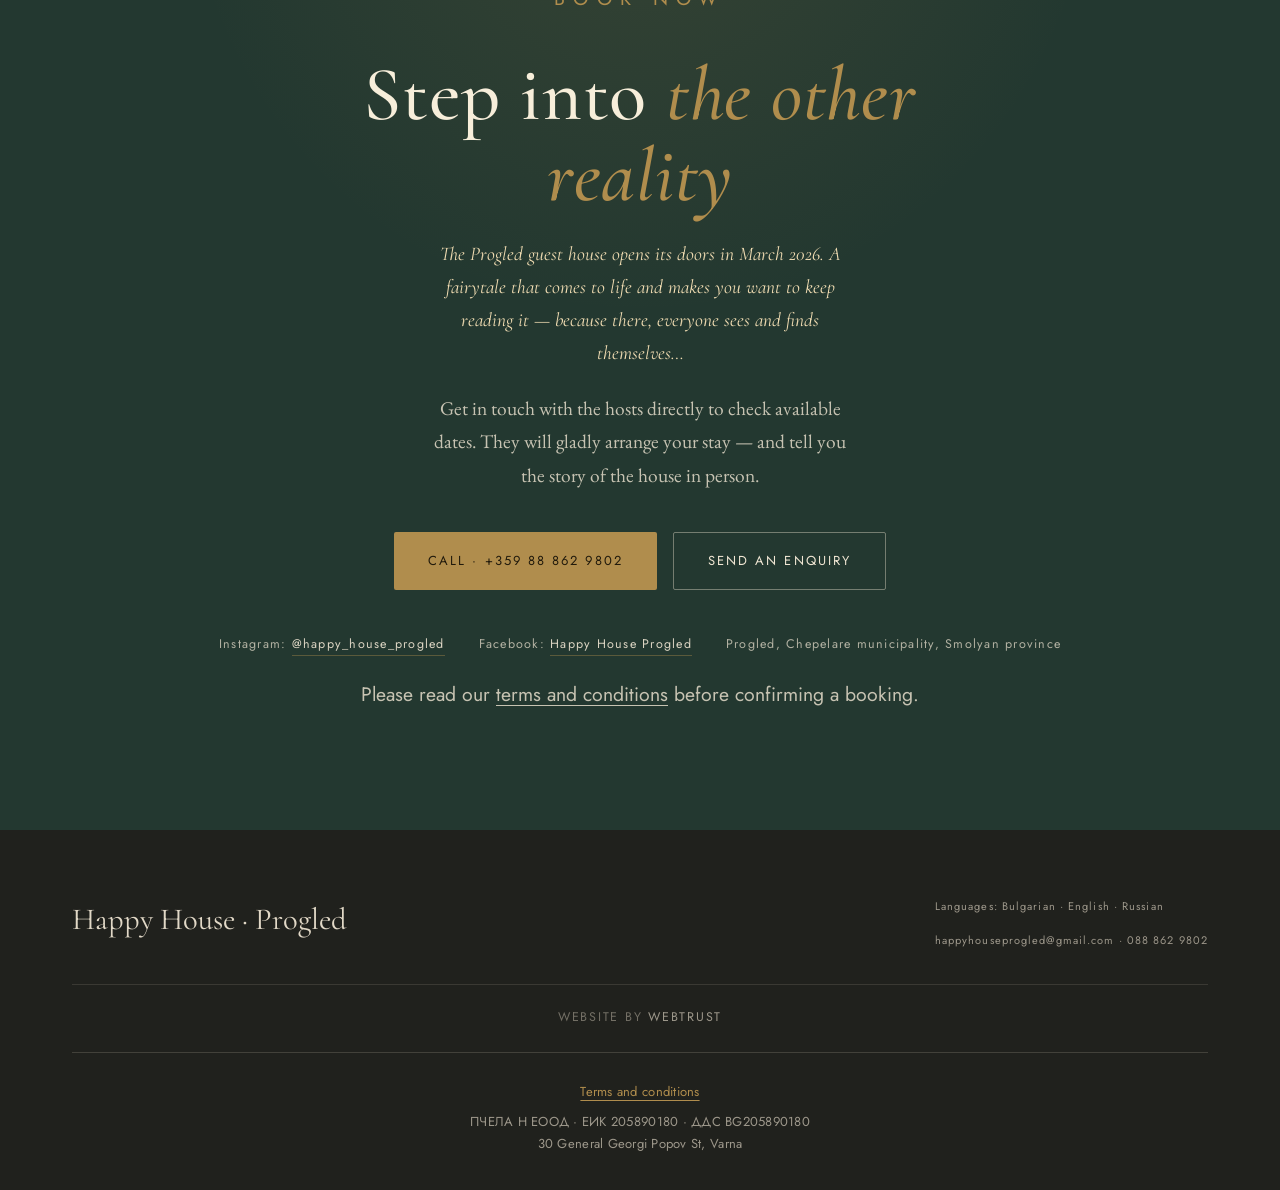
<file: en.html>
<!DOCTYPE html>
<html lang="en"><head>
<meta charset="UTF-8"><meta name="viewport" content="width=device-width, initial-scale=1.0, viewport-fit=cover">
<meta name="color-scheme" content="light only"><meta name="theme-color" content="#233830">
<title>Happy House Progled | Guest House near Pamporovo</title><meta name="description" content="Stay at Happy House in Progled, 4 km from Pamporovo. Four apartments for up to 12 guests, infrared sauna, kitchen and garden. Contact the hosts to book.">
<meta name="robots" content="index,follow,max-image-preview:large">
<link rel="canonical" href="https://www.happyhouseprogled.com/en">
<link rel="alternate" hreflang="bg" href="https://www.happyhouseprogled.com/">
<link rel="alternate" hreflang="en" href="https://www.happyhouseprogled.com/en">
<link rel="alternate" hreflang="x-default" href="https://www.happyhouseprogled.com/">
<meta property="og:type" content="website"><meta property="og:site_name" content="Happy House">
<meta property="og:title" content="Happy House Progled | Guest House near Pamporovo"><meta property="og:description" content="Stay at Happy House in Progled, 4 km from Pamporovo. Four apartments for up to 12 guests, infrared sauna, kitchen and garden. Contact the hosts to book.">
<meta property="og:url" content="https://www.happyhouseprogled.com/en"><meta property="og:locale" content="en_GB">
<meta property="og:locale:alternate" content="bg_BG">
<meta property="og:image" content="https://www.happyhouseprogled.com/assets/images/exterior-night-07ae61ced5.webp"><meta property="og:image:alt" content="Happy House Progled | Guest House near Pamporovo">
<meta name="twitter:card" content="summary_large_image">
<meta name="twitter:title" content="Happy House Progled | Guest House near Pamporovo"><meta name="twitter:description" content="Stay at Happy House in Progled, 4 km from Pamporovo. Four apartments for up to 12 guests, infrared sauna, kitchen and garden. Contact the hosts to book.">
<meta name="twitter:image" content="https://www.happyhouseprogled.com/assets/images/exterior-night-07ae61ced5.webp">
<link rel="preconnect" href="https://fonts.googleapis.com"><link rel="preconnect" href="https://fonts.gstatic.com" crossorigin>
<link href="https://fonts.googleapis.com/css2?family=Cormorant:ital,wght@0,400;0,500;0,600;1,400;1,500&amp;family=EB+Garamond:ital,wght@0,400;0,500;1,400&amp;family=Jost:wght@300;400;500&amp;display=swap" rel="stylesheet">
<link rel="stylesheet" href="/assets/site-ca2eb3057c.css"><link rel="preload" as="image" href="/assets/images/exterior-night-07ae61ced5.webp" fetchpriority="high">
<script>document.documentElement.classList.add('js');</script>
<noscript><style>.suite-panel,.suite-panel.active{display:grid;margin-bottom:48px}.season-content .sc{display:block;margin-bottom:24px}.suite-tabs,.season-switch,.nav-toggle{display:none}.reveal{opacity:1;transform:none}</style></noscript>
<script type="application/ld+json">{"@context": "https://schema.org", "@graph": [{"@type": "Organization", "@id": "https://www.happyhouseprogled.com/#company", "name": "ПЧЕЛА Н ЕООД", "legalName": "ПЧЕЛА Н ЕООД", "taxID": "205890180", "vatID": "BG205890180", "address": {"@type": "PostalAddress", "streetAddress": "ул. Генерал Георги Попов 30", "addressLocality": "Варна", "addressCountry": "BG"}}, {"@type": "WebPage", "@id": "https://www.happyhouseprogled.com/en#webpage", "url": "https://www.happyhouseprogled.com/en", "name": "Happy House Progled | Guest House near Pamporovo", "description": "Stay at Happy House in Progled, 4 km from Pamporovo. Four apartments for up to 12 guests, infrared sauna, kitchen and garden. Contact the hosts to book.", "inLanguage": "en", "publisher": {"@id": "https://www.happyhouseprogled.com/#company"}, "mainEntity": {"@id": "https://www.happyhouseprogled.com/#business"}}, {"@type": "LodgingBusiness", "@id": "https://www.happyhouseprogled.com/#business", "name": "Happy House Progled", "url": "https://www.happyhouseprogled.com/en", "image": "https://www.happyhouseprogled.com/assets/images/exterior-night-07ae61ced5.webp", "telephone": "+359888629802", "address": {"@type": "PostalAddress", "addressLocality": "Проглед", "addressRegion": "Смолян", "addressCountry": "BG"}, "parentOrganization": {"@id": "https://www.happyhouseprogled.com/#company"}, "email": "happyhouseprogled@gmail.com", "amenityFeature": [{"@type": "LocationFeatureSpecification", "name": "Infrared sauna", "value": true}, {"@type": "LocationFeatureSpecification", "name": "Kitchen", "value": true}, {"@type": "LocationFeatureSpecification", "name": "Garden", "value": true}], "sameAs": ["https://instagram.com/happy_house_progled"]}]}</script>
<script src="/assets/site-b387ff6ad5.js" defer></script>
</head><body><a class="skip-link" href="#main-content">Skip to content</a><div class="pageview active" id="page-home">
<!-- ============ NAV ============ -->
<nav class="nav" id="nav">
<a class="nav-brand" href="#top"><span class="mark">H</span>Happy House</a>
<div aria-label="Choose a place" class="fam-switch"><div class="fam-switch-in"><a class="on" href="/en"><b>The House</b><small>Progled</small></a><a href="/en/bistro"><b>The Bistro</b><small>Varna</small></a><a href="/en/farm"><b>The Farm</b><small>Varna</small></a></div></div>
<div class="nav-links" id="navToggle-links">
<a href="#story">The Story</a>
<a href="#suites">The Rooms</a>
<a href="#experience">The Experience</a>
<a href="#ritual">The Rhodope</a>
<a href="#location">The Place</a>
</div>
<a class="nav-cta" href="#booking">Book now</a>
<a aria-label="Българска версия" class="lang-toggle" href="/" hreflang="bg" lang="bg">БГ</a>
<button aria-controls="navToggle-links" aria-expanded="false" aria-label="Menu" class="nav-toggle" id="navToggle"><span></span><span></span><span></span></button>
</nav>
<!-- ============ HERO ============ -->
<main id="main-content"><header class="hero" id="top">
<div class="hero-bg" id="heroBg">
<div aria-hidden="true" class="slide on" style='background-image:url("/assets/images/exterior-night-07ae61ced5.webp")'></div>
<div aria-hidden="true" class="slide" data-background="/assets/images/suite-green-5d5df276d0.webp"></div>
<div aria-hidden="true" class="slide" data-background="/assets/images/g-house-summer-b146fac2aa.webp"></div>
<div aria-hidden="true" class="slide" data-background="/assets/images/exterior-winter-eb86364edd.webp"></div>
</div>
<div class="hero-scrim"></div>
<div class="hero-inner wrap">
<h1 class="reveal in d1">Happy House<br/><em>a different reality</em></h1>
<p class="hero-sub reveal in d2">A Rhodope retreat in Provençal style — a different reading. A 102-year-old house where you change your energy and your gaze, and settle into absolute calm.</p>
<div class="hero-meta reveal in d3">
<span class="chip"><b>4</b>apartments</span>
<span class="chip"><b>12</b>guests</span>
<span class="chip"><b>Sauna</b>infrared</span>
<span class="chip"><b>1370 m</b>altitude</span>
</div>
</div>
<div class="hero-scroll"><span>scroll</span><div class="rail"></div></div>
</header><section class="section story" id="story">
<div class="wrap">
<div class="section-tag reveal"><span class="num">I · The Story</span><span class="line"></span></div>
<div class="chapter">
<div class="chapter-text reveal">
<div class="chapter-num">1923</div>
<h2>A house that remembers<br/><em>a whole century</em></h2>
<p class="drop">For over a hundred years this house has stood on the slope above Progled. The writer Vasil Dimitrov — Yantai Kavalov — lived and worked here. Walls of Rhodope stone, petrol-green window shutters with carved hearts. Every detail here is precise and carries meaning. The past is not a museum — it is alive and warm; here, history has been built upon history.</p>
</div>
<figure class="chapter-figure reveal d2">
<div class="facade-photo" style="position:relative;aspect-ratio:707 / 1256;overflow:hidden;border-radius:2px;box-shadow:var(--shadow)"><img alt="The entrance and façade of Happy House in Progled — stone steps, green railings and the house sign" decoding="async" height="1536" loading="lazy" src="/assets/images/happy-house-entrance-936c0ce22d.jpg" width="709" style="position:absolute;top:-11.146497%;left:0;width:100.282886%;max-width:none;height:auto;border-radius:0;box-shadow:none"/></div>
<span class="frame"></span>
<figcaption>The façade · Happy House in Progled</figcaption>
</figure>
</div>
<div class="chapter flip">
<div class="chapter-text reveal">
<div class="chapter-num">II</div>
<h2>A Rhodope retreat<br/><em>in Provençal style</em></h2>
<p>A different reading… Every room is arranged with romance, style and clear, calm energy. The Happy House — perched in the heart of the mountain.</p>
</div>
<figure class="chapter-figure reveal d2">
<img alt="The Provençal-style parlour — blue armchairs, an antique sideboard and mountain paintings" decoding="async" height="985" loading="lazy" src="/assets/images/salon-prov-31badb82a6.webp" width="738"/>
<span class="frame"></span>
<figcaption>The parlour · the Provençal reading</figcaption>
</figure>
</div>
<div class="chapter flip">
<div class="chapter-text reveal">
<div class="chapter-num">III</div>
<h2>A bedroom where<br/><em>the body rests</em></h2>
<p>A wrought-iron bed — comfort with orthopaedic mattresses of wool and linen. Natural, breathable materials for deep, peaceful sleep in the embrace of the mountain.</p>
</div>
<figure class="chapter-figure reveal d2">
<img alt="A wrought-iron bed with orthopaedic mattresses of wool and linen" decoding="async" height="1003" loading="lazy" src="/assets/images/suite-green-5d5df276d0.webp" width="1600"/>
<span class="frame"></span>
<figcaption>The bedroom · wrought iron and natural fibres</figcaption>
</figure>
</div>
<div class="chapter">
<div class="chapter-text reveal">
<div class="chapter-num">IV</div>
<h2>A kitchen where<br/><em>time sits down with you</em></h2>
<p>The heart of the house is the dining room — an oak sideboard, a hand-painted chandelier and a long table under a linen cloth. A fully equipped kitchen, living room and dining room in one — for groups who love spending their evenings together.</p>
</div>
<figure class="chapter-figure reveal d2">
<img alt="The dining room with a wood-burning stove and a set table" decoding="async" height="985" loading="lazy" src="/assets/images/kitchen-367dc15cf6.webp" width="738"/>
<span class="frame"></span>
<figcaption>The dining room · the shared hearth</figcaption>
</figure>
</div>
</div>
</section><section class="quote-band">
<div class="qmark">“</div>
<blockquote>Here I truly change my energy and my gaze, and dwell in absolute peace and bliss.</blockquote>
<cite>— From the hostess’s journal</cite>
</section><section class="facts">
<div class="facts-grid">
<div class="fact reveal"><div class="n">4</div><div class="l">apartments</div></div>
<div class="fact reveal d1"><div class="n">12</div><div class="l">guests</div></div>
<div class="fact reveal d2"><div class="n">4<em>km</em></div><div class="l">to Pamporovo</div></div>
<div class="fact reveal d3"><div class="n">102</div><div class="l">years of history</div></div>
</div>
</section><section class="section suites" id="suites">
<div class="wrap">
<div class="suites-head reveal">
<p class="eyebrow">II · The Rooms</p>
<h2>Four rooms, <em>four moods</em></h2>
<p>Pink, yellow, blue… Choose which one to wake up in.</p>
</div>
<div class="suite-tabs reveal d1">
<button aria-pressed="true" class="suite-tab active" data-suite="green">Squirrels</button>
<button aria-pressed="false" class="suite-tab" data-suite="blue">Foxes</button>
<button aria-pressed="false" class="suite-tab" data-suite="rose">Hedgehogs</button>
<button aria-pressed="false" class="suite-tab" data-suite="gold">Roosters</button>
</div>
<div class="suite-panel active" data-panel="green">
<div class="suite-img"><img alt="The Squirrels’ Room — the bedroom with the double fringed chandeliers" class="suite-main" decoding="async" height="752" loading="lazy" src="/assets/images/r-kat-1-2e2468b152.webp" width="1200"/><div class="suite-thumbs"><img alt="The Squirrels’ Room — photo 1" aria-label="Show The Squirrels’ Room — photo 1" decoding="async" height="752" loading="lazy" role="button" src="/assets/images/r-kat-1-2e2468b152.webp" tabindex="0" width="1200"/><img alt="The Squirrels’ Room — photo 2" aria-label="Show The Squirrels’ Room — photo 2" decoding="async" height="825" loading="lazy" role="button" src="/assets/images/r-kat-2-e052fc193b.webp" tabindex="0" width="1100"/><img alt="The Squirrels’ Room — photo 3" aria-label="Show The Squirrels’ Room — photo 3" decoding="async" height="1333" loading="lazy" role="button" src="/assets/images/r-kat-3-87d7a801a4.webp" tabindex="0" width="1000"/><img alt="The Squirrels’ Room — photo 4" aria-label="Show The Squirrels’ Room — photo 4" decoding="async" height="1601" loading="lazy" role="button" src="/assets/images/r-kat-4-8d74c17f07.webp" tabindex="0" width="900"/><img alt="The Squirrels’ Room — photo 5" aria-label="Show The Squirrels’ Room — photo 5" decoding="async" height="1013" loading="lazy" role="button" src="/assets/images/r-kat-5-4cc7d501e4.webp" tabindex="0" width="760"/></div></div>
<div class="suite-body">
<h3>The <em>Squirrels’</em> Room</h3>
<p class="suite-tagline">Space and calm</p>
<p>A spacious apartment with double fringed chandeliers, floor-length floral curtains, rounded corners and a green band along the ceiling that underlines the softness and warmth that fills the eye. The bedroom connects to a boudoir with a child’s bed and a place to relax, with a wonderful view of the mountain — ideal for a family with two children.</p>
<div class="suite-features"><span>Bedroom + boudoir</span><span>Child’s bed</span><span>Mountain view</span><span>For families with children</span><span>3rd floor</span></div>
</div>
</div>
<div class="suite-panel" data-panel="rose">
<div class="suite-img"><img alt="The Hedgehogs’ Room — a bed of wrought iron and wood" class="suite-main" decoding="async" height="1600" loading="lazy" src="/assets/images/r-ezh-1-5befac6e01.webp" width="1200"/><div class="suite-thumbs"><img alt="The Hedgehogs’ Room — photo 1" aria-label="Show The Hedgehogs’ Room — photo 1" decoding="async" height="1600" loading="lazy" role="button" src="/assets/images/r-ezh-1-5befac6e01.webp" tabindex="0" width="1200"/><img alt="The Hedgehogs’ Room — photo 2" aria-label="Show The Hedgehogs’ Room — photo 2" decoding="async" height="1333" loading="lazy" role="button" src="/assets/images/r-ezh-2-4cf86ba519.webp" tabindex="0" width="1000"/><img alt="The Hedgehogs’ Room — photo 3" aria-label="Show The Hedgehogs’ Room — photo 3" decoding="async" height="1013" loading="lazy" role="button" src="/assets/images/r-ezh-3-6380cd4ac3.webp" tabindex="0" width="760"/></div></div>
<div class="suite-body">
<h3>The <em>Hedgehogs’</em> Room</h3>
<p class="suite-tagline">A classic for two</p>
<p>This is a stylish, simple room for two. A wrought-iron bed — comfort with orthopaedic mattresses of wool and linen. A Baroque-style dressing table and an antique mirror. Every detail here is complete and carries a touch of the classic.</p>
<div class="suite-features"><span>For two</span><span>Wrought iron</span><span>Baroque dressing table</span><span>Antique mirror</span><span>2nd floor</span></div>
</div>
</div>
<div class="suite-panel" data-panel="gold">
<div class="suite-img"><img alt="The Roosters’ Room — the sitting room with the arch to the bedroom" class="suite-main" decoding="async" height="1600" loading="lazy" src="/assets/images/r-pet-1-d912cda264.webp" width="1200"/><div class="suite-thumbs"><img alt="The Roosters’ Room — photo 1" aria-label="Show The Roosters’ Room — photo 1" decoding="async" height="1600" loading="lazy" role="button" src="/assets/images/r-pet-1-d912cda264.webp" tabindex="0" width="1200"/><img alt="The Roosters’ Room — photo 2" aria-label="Show The Roosters’ Room — photo 2" decoding="async" height="1467" loading="lazy" role="button" src="/assets/images/r-pet-2-7fe24900f4.webp" tabindex="0" width="1100"/><img alt="The Roosters’ Room — photo 3" aria-label="Show The Roosters’ Room — photo 3" decoding="async" height="1013" loading="lazy" role="button" src="/assets/images/r-pet-3-fac2562864.webp" tabindex="0" width="760"/></div></div>
<div class="suite-body">
<h3>The <em>Roosters’</em> Room</h3>
<p class="suite-tagline">Sunny romance</p>
<p>This first-floor apartment is dressed in sunny yellow. Beautiful floor-length floral curtains in yellow. A wrought-iron bed with soft pillows for a touch of luxury. An elegant dressing table and a Venetian-style mirror. Here you will be immersed in romance.</p>
<div class="suite-features"><span>Double bed</span><span>Venetian mirror</span><span>Sunny aspect</span><span>1st floor</span></div>
</div>
</div>
<div class="suite-panel" data-panel="blue">
<div class="suite-img"><img alt="The Foxes’ Room — the bedroom with the blue porcelain chandelier" class="suite-main" decoding="async" height="1600" loading="lazy" src="/assets/images/r-lis-1-65dd73b5c9.webp" width="1200"/><div class="suite-thumbs"><img alt="The Foxes’ Room — photo 1" aria-label="Show The Foxes’ Room — photo 1" decoding="async" height="1600" loading="lazy" role="button" src="/assets/images/r-lis-1-65dd73b5c9.webp" tabindex="0" width="1200"/><img alt="The Foxes’ Room — photo 2" aria-label="Show The Foxes’ Room — photo 2" decoding="async" height="1467" loading="lazy" role="button" src="/assets/images/r-lis-2-d30f075d1d.webp" tabindex="0" width="1100"/><img alt="The Foxes’ Room — photo 3" aria-label="Show The Foxes’ Room — photo 3" decoding="async" height="1333" loading="lazy" role="button" src="/assets/images/r-lis-3-2855672cd3.webp" tabindex="0" width="1000"/><img alt="The Foxes’ Room — photo 4" aria-label="Show The Foxes’ Room — photo 4" decoding="async" height="1013" loading="lazy" role="button" src="/assets/images/r-lis-4-6d423a946d.webp" tabindex="0" width="760"/></div></div>
<div class="suite-body">
<h3>The <em>Foxes’</em> Room</h3>
<p class="suite-tagline">Calm and harmony</p>
<p>Done in blue, this apartment immerses you in the colour of calm and harmony. A chandelier accented with blue flowers, a wool rug in beautiful Persian blue shades and patterns. A fireplace that once was, kept as décor — with Himalayan salt coals to recall cosiness and warm evenings. A connecting room with a soft sofa that turns into a bed, and a small table.</p>
<div class="suite-features"><span>Bedroom + connecting room</span><span>Sofa bed</span><span>Decorative fireplace</span><span>Persian rug</span><span>2nd floor</span></div>
</div>
</div>
</div>
</section><section class="section experience" id="experience">
<div class="wrap">
<div class="exp-head reveal">
<p class="eyebrow">III · The Experience</p>
<h2>Small <em>rituals</em> of stillness</h2>
</div>
<div class="exp-grid">
<div class="exp-card reveal">
<svg class="ic" fill="none" stroke="currentColor" stroke-width="1.3" viewbox="0 0 24 24"><path d="M12 3c-3 4-5 6-5 9a5 5 0 0 0 10 0c0-3-2-5-5-9z"></path><path d="M12 21v-4"></path></svg>
<h3>Infrared sauna</h3>
<p>A cabin for two with chromotherapy — soft light, deep warmth. A ritual for after a day in the snow or a long forest walk.</p>
<span class="tag">Wellness</span>
</div>
<div class="exp-card reveal d1">
<svg class="ic" fill="none" stroke="currentColor" stroke-width="1.3" viewbox="0 0 24 24"><path d="M4 20s2-6 8-6 8 6 8 6"></path><path d="M12 14V4"></path><path d="M9 7l3-3 3 3"></path></svg>
<h3>Barbecue in the garden</h3>
<p>A stone terrace, a grill and embers under the stars. Long Rhodope evenings pass by the fire, with a view of the peaks.</p>
<span class="tag">Outdoors</span>
</div>
<div class="exp-card reveal d2">
<svg class="ic" fill="none" stroke="currentColor" stroke-width="1.3" viewbox="0 0 24 24"><path d="M3 21h18"></path><path d="M5 21V9l7-5 7 5v12"></path><path d="M9 21v-6h6v6"></path></svg>
<h3>A cosy fireplace</h3>
<p>There is always a neat stack of firewood close by. The crackle of the fire, a cup of mountain-herb tea and a book — the winter evening writes itself.</p>
<span class="tag">Indoors</span>
</div>
<div class="exp-card reveal">
<svg class="ic" fill="none" stroke="currentColor" stroke-width="1.3" viewbox="0 0 24 24"><path d="M12 2v4M12 18v4M2 12h4M18 12h4M5 5l3 3M16 16l3 3M19 5l-3 3M8 16l-3 3"></path><circle cx="12" cy="12" r="3"></circle></svg>
<h3>4 minutes to the slopes</h3>
<p>Pamporovo is a short drive away. Skiing in the morning, sauna in the afternoon, dinner around the table — the day arranges itself.</p>
<span class="tag">Skiing</span>
</div>
<div class="exp-card reveal d1">
<svg class="ic" fill="none" stroke="currentColor" stroke-width="1.3" viewbox="0 0 24 24"><path d="M3 20h18M6 20V8M18 20V8M4 8l8-5 8 5"></path><path d="M10 20v-5h4v5"></path></svg>
<h3>Kitchen and dining room</h3>
<p>A fully equipped kitchen, a living room and a long shared table. A place for groups who love to cook and dine together.</p>
<span class="tag">For everyone</span>
</div>
<div class="exp-card reveal d2">
<svg class="ic" fill="none" stroke="currentColor" stroke-width="1.3" viewbox="0 0 24 24"><path d="M12 2C7 6 5 9 5 13a7 7 0 0 0 14 0c0-4-2-7-7-11z"></path><path d="M12 22v-6"></path></svg>
<h3>The Rhodope silence</h3>
<p>More than 300 sunny days, clean mountain air and a calm you can feel. People come here to slow time down.</p>
<span class="tag">Nature</span>
</div>
</div>
</div>
</section><section class="section ritual" id="ritual">
<div class="wrap ritual-inner">
<div class="ritual-text reveal">
<p class="eyebrow">IV · The Rhodope</p>
<h2>The mountain that <em>heals</em></h2>
<p>The hostess returns from the forest with an armful of herbs… Here the guest does not simply spend the night. Here you feel, you sense, you remember the knowledge passed down through generations. You taste dishes with fragrant spices, aromatic tea and the stories of the family.</p>
<p class="root-line"><em>Only when the root is full, deep and strong — only then is the crown of the tree grand and majestic.</em></p>
<p>Here is what ripens around us:</p>
<div class="herb-chips"><span>thyme</span><span>St John’s wort</span><span>yarrow</span><span>oregano</span><span>elder</span><span>nettle</span><span>plantain</span></div>
</div>
<div class="herb-cards reveal d2">
<details class="herb-card">
<summary><span>Elderflower <span class="season">· a sparkling drink</span></span><svg class="chev" fill="none" stroke="currentColor" stroke-width="1.6" viewbox="0 0 24 24"><path d="M12 5v14M5 12h14"></path></svg></summary>
<div class="herb-body">
<p>Fermented in a glass jar with lemon, honey and water, in the sun for 4–5 days. The result is a pleasantly sparkling drink, finished with crushed mint. Refreshing and alive.</p>
<div class="props"><span>refreshing</span><span>fermented</span><span>summer</span></div>
</div>
</details>
<details class="herb-card">
<summary><span>Nettle <span class="season">· suritsa</span></span><svg class="chev" fill="none" stroke="currentColor" stroke-width="1.6" viewbox="0 0 24 24"><path d="M12 5v14M5 12h14"></path></svg></summary>
<div class="herb-body">
<p>Fermented the same way, without lemon — the so-called suritsa our forebears used to make. Dried, it becomes flour; the seed, the root, the whole plant is a treasury.</p>
<div class="props"><span>vitamins</span><span>microbiome</span><span>spring</span></div>
</div>
</details>
<details class="herb-card">
<summary><span>Field horsetail <span class="season">· silica</span></span><svg class="chev" fill="none" stroke="currentColor" stroke-width="1.6" viewbox="0 0 24 24"><path d="M12 5v14M5 12h14"></path></svg></summary>
<div class="herb-body">
<p>A powerful herb, rich in silica. Prepared as a decoction and an infusion — picked right now, at the start of summer. The hostess gladly shares the recipe and how to dry it in the shade.</p>
<div class="props"><span>strengthens bones</span><span>antioxidant</span><span>regenerating</span></div>
<p style="margin-top:14px;font-size:.9rem;font-style:italic;color:var(--teal)">Herbal lore is a tradition, not medicine — always consult a doctor first.</p>
</div>
</details>
</div>
</div>
</section><section class="section seasons">
<div class="wrap">
<p class="eyebrow reveal">All year round</p>
<div class="season-switch reveal d1" id="seasonSwitch">
<button aria-pressed="true" class="active" data-season="winter">Winter</button>
<button aria-pressed="false" data-season="summer">Summer</button>
</div>
<div class="season-content reveal d2">
<div class="sc active" data-sc="winter">
<h3>Snow and <em>embers</em></h3>
<p>The snow lingers for months. Days pass on the slopes of Pamporovo and Chepelare, evenings in the sauna and by the fireplace. The firewood stacked under the windows awaits its fire.</p>
</div>
<div class="sc" data-sc="summer">
<h3>Herbs and <em>coolness</em></h3>
<p>The mountain wakes with the Rhodope lily from the Red Book, blooming between June and July. Long walks, herb picking, barbecues in the garden and over 300 sunny days a year.</p>
</div>
</div>
</div>
</section><section class="section yard" id="yard">
<div class="wrap">
<div class="section-tag reveal"><span class="num">V · The Grounds</span><span class="line"></span></div>
<div class="yard-grid">
<figure class="reveal"><img alt="The façade — Rhodope stone and petrol-green shutters with carved hearts" decoding="async" height="1467" loading="lazy" src="/assets/images/g-facade-54db19ec71.webp" width="1100"/><figcaption>The façade · stone and hearts</figcaption></figure>
<figure class="reveal d1"><img alt="The house in summer — loungers on the lawn" decoding="async" height="1467" loading="lazy" src="/assets/images/g-house-summer-b146fac2aa.webp" width="1100"/><figcaption>Summer in front of the house</figcaption></figure>
<figure class="reveal d2"><img alt="The gazebo with the table on the lawn" decoding="async" height="1200" loading="lazy" src="/assets/images/g-gazebo-f222865f9c.webp" width="900"/><figcaption>The gazebo on the lawn</figcaption></figure>
<figure class="reveal"><img alt="Loungers on the stone terraces" decoding="async" height="1200" loading="lazy" src="/assets/images/g-loungers-e6bf41d8e2.webp" width="900"/><figcaption>Loungers on the terraces</figcaption></figure>
<figure class="reveal d1"><img alt="The pond by the flower-decked veranda" decoding="async" height="1200" loading="lazy" src="/assets/images/g-pond-7255b23aea.webp" width="900"/><figcaption>The pond by the veranda</figcaption></figure>
<figure class="reveal d2"><img alt="The kids’ corner with a slide and a swing" decoding="async" height="1200" loading="lazy" src="/assets/images/g-kids-8fab656e71.webp" width="900"/><figcaption>The kids’ corner</figcaption></figure>
</div>
</div>
</section><section class="section location" id="location">
<div class="wrap loc-inner">
<div class="reveal">
<p class="eyebrow">VI · The Place</p>
<h2 style="font-size:clamp(2.2rem,4.2vw,3.3rem);color:var(--pine-deep);margin-top:12px">In the heart of <em style="font-style:italic;color:var(--brass-deep)">the Rhodopes</em></h2>
<p style="color:var(--ink-soft);margin-top:16px">Progled is one of the oldest villages in Chepelare municipality, at 1,370 m altitude and just 4 km from Pamporovo. Trails set off from here into the very heart of the mountain.</p>
<div class="loc-list">
<div class="loc-item"><span class="place">Pamporovo <small>ski slopes and lift</small></span><span class="dist">4 km</span></div>
<div class="loc-item"><span class="place">Chepelare <small>Mechi Chal ski area, museums</small></span><span class="dist">7 km</span></div>
<div class="loc-item"><span class="place">The Wonderful Bridges <small>rock phenomena</small></span><span class="dist">~25 km</span></div>
<div class="loc-item"><span class="place">Shiroka Laka <small>a Revival-era village</small></span><span class="dist">~16 km</span></div>
<div class="loc-item"><span class="place">Smolyan <small>the provincial centre</small></span><span class="dist">~20 km</span></div>
<div class="loc-item"><span class="place">Plovdiv <small>airport and motorway</small></span><span class="dist">~75 km</span></div>
</div>
</div>
<div class="loc-map reveal d2">
<img alt="Happy House in winter — stacked firewood and snowy peaks" decoding="async" height="1600" loading="lazy" src="/assets/images/exterior-winter-eb86364edd.webp" width="1200"/>
<div class="pin"><span class="lbl">Happy House</span><span class="dot"></span></div>
</div>
</div>
</section><section class="section family" id="family">
<div class="wrap">
<p class="eyebrow reveal">VII · The Happy Family</p>
<h2 class="fam-title reveal d1">One brand. One family.<br/><em>Two ends of Bulgaria.</em></h2>
<div class="fam-cols">
<div class="reveal d1">
<p class="fam-manifesto">Happy House is not just this house. Behind the name of the Happy House stands one family that is three rays — each with its own address, its own team and its own story, yet the signature is one — cosiness, style and individuality.</p>
<p class="fam-manifesto">The guest house is in the Rhodope village of Progled. The other two rays — the family restaurant Bistro and Happy Farm, a farm with animals and attractions for children — are far from here, in Varna. If you are headed that way, the home of the Happy House awaits you there.</p>
<div class="fam-locrows">
<div class="fam-locrow"><span class="lr-tag">You are here</span><span class="lr-txt"><b>Progled, the Rhodopes</b> — Happy House · guest house</span></div>
<div class="fam-locrow"><span class="lr-tag">By the sea</span><span class="lr-txt"><b>Varna, Levski district</b> — Bistro Happy House and Happy Farm · two separate venues</span></div>
</div>
</div>
<div class="fam-map reveal d2">
<svg aria-label="A schematic map of Bulgaria: Happy House is in Progled in the Rhodopes, while Bistro Happy House and Happy Farm are in Varna on the Black Sea" role="img" viewbox="0 0 620 410">
<path d="M78 92 Q140 64 212 70 Q302 60 382 66 Q442 60 472 74 Q502 82 506 100 Q522 122 510 146 Q500 164 512 186 Q526 210 510 230 Q524 248 514 266 Q502 286 464 296 Q422 314 372 318 Q332 330 288 322 Q242 334 198 324 Q152 334 118 314 Q86 298 78 266 Q62 236 70 200 Q60 156 72 122 Q68 100 78 92 Z" fill="var(--cream)" stroke="var(--brass)" stroke-width="1.4"></path>
<path d="M298 292 Q400 210 500 148" fill="none" stroke="var(--brass-deep)" stroke-dasharray="2 7" stroke-linecap="round" stroke-width="1.3"></path>
<text class="m-dist" x="404" y="196">≈ 440 km</text>
<circle cx="298" cy="292" fill="var(--pine)" opacity=".16" r="10"></circle>
<circle cx="298" cy="292" fill="var(--pine-deep)" r="4.5"></circle>
<text class="m-name" text-anchor="middle" x="298" y="326">Progled</text>
<text class="m-sub" text-anchor="middle" x="298" y="344">The House · Rhodopes</text>
<circle cx="500" cy="148" fill="var(--brass)" opacity=".2" r="10"></circle>
<circle cx="500" cy="148" fill="var(--brass-deep)" r="4.5"></circle>
<text class="m-name" text-anchor="middle" x="497" y="118">Varna</text>
<text class="m-sub" text-anchor="middle" x="497" y="100">The Bistro + The Farm</text>
<text class="m-cap" x="86" y="392">One family · two destinations</text>
</svg>
</div>
</div>
<div class="family-grid">
<a class="family-card reveal d2" href="/en/bistro">
<span class="loc-badge">Varna · Levski district</span>
<img alt="The long family table at Bistro Happy House in Varna" decoding="async" height="965" loading="lazy" src="/assets/images/t-bistro-a42342d853.webp" width="760"/>
<span class="veil"></span>
<span class="txt"><small>A stand-alone restaurant · Varna</small><strong>Bistro Happy House</strong><span class="fam-note">The family’s restaurant in Varna — English cosiness, rooms with moods and a pergola garden. 4.7 ★ from nearly 1,900 guests.</span></span>
</a>
<a class="family-card reveal d3" href="/en/farm">
<span class="loc-badge">Varna · Levski district</span>
<img alt="Rosko — the alpaca of Happy Farm Varna" decoding="async" height="1013" loading="lazy" src="/assets/images/t-farm-b0040f12c8.webp" width="760"/>
<span class="veil"></span>
<span class="txt"><small>Bar &amp; Grill with a petting zoo · Varna</small><strong>Happy Farm</strong><span class="fam-note">A separate world for families in Varna — a garden, a treehouse, craft workshops and Rosko the alpaca.</span></span>
</a>
</div>
<p class="fam-close reveal">Different addresses. Different stories. One happiness — <em>Happy</em>.</p>
</div>
</section><section class="section booking" id="booking">
<div class="wrap booking-inner">
<p class="eyebrow reveal" style="color:var(--brass)">Book now</p>
<h2 class="reveal d1">Step into <em>the other<br/>reality</em></h2>
<p class="reveal d2" style="font-family:'Cormorant',serif;font-style:italic;font-size:1.25rem;color:#f0dcb2;margin-bottom:14px">The Progled guest house opens its doors in March 2026. A fairytale that comes to life and makes you want to keep reading it — because there, everyone sees and finds themselves…</p>
<p class="reveal d2">Get in touch with the hosts directly to check available dates. They will gladly arrange your stay — and tell you the story of the house in person.</p>
<div class="booking-actions reveal d2">
<a class="btn btn-primary" href="tel:+359888629802">Call · +359 88 862 9802</a>
<a class="btn btn-ghost" href="mailto:happyhouseprogled@gmail.com">Send an enquiry</a>
</div>
<div class="booking-contacts reveal d3">
<span>Instagram: <a href="https://instagram.com/happy_house_progled" rel="noopener" target="_blank">@happy_house_progled</a></span>
<span>Facebook: <a href="https://www.facebook.com/people/Happy-House-Progled/" rel="noopener" target="_blank">Happy House Progled</a></span>
<span>Progled, Chepelare municipality, Smolyan province</span>
</div>
<p class="terms-note">Please read our <a href="/en/terms">terms and conditions</a> before confirming a booking.</p></div>
</section></main>
<!-- ============ STORY ============ -->

<!-- ============ QUOTE ============ -->

<!-- ============ FACTS ============ -->

<!-- ============ SUITES ============ -->

<!-- ============ EXPERIENCE ============ -->

<!-- ============ RITUAL / HERBS ============ -->

<!-- ============ SEASONS ============ -->

<!-- ============ YARD ============ -->

<!-- ============ LOCATION ============ -->

<!-- ============ FAMILY ============ -->

<!-- ============ BOOKING ============ -->

<!-- ============ FOOTER ============ -->
<footer class="footer">
<div class="wrap">
<div class="footer-inner">
<div class="footer-brand">Happy House · Progled</div>
<div><small>Languages: Bulgarian · English · Russian<br/>happyhouseprogled@gmail.com · 088 862 9802</small></div>
</div>
<div class="credit">Website by <a href="https://mywebtrust.com" rel="noopener" target="_blank">WebTrust</a></div>
<div class="legal-footer"><a href="/en/terms">Terms and conditions</a><br/>ПЧЕЛА Н ЕООД · ЕИК 205890180 · ДДС BG205890180<br/>30 General Georgi Popov St, Varna</div></div>
</footer>
<!-- ============ STICKY MOBILE CTA ============ -->
<div class="sticky-cta">
<a class="s-call" href="tel:+359888629802">Call us</a>
<a class="s-book" href="#booking">Book</a>
</div>
</div></body>
</html>
</file>
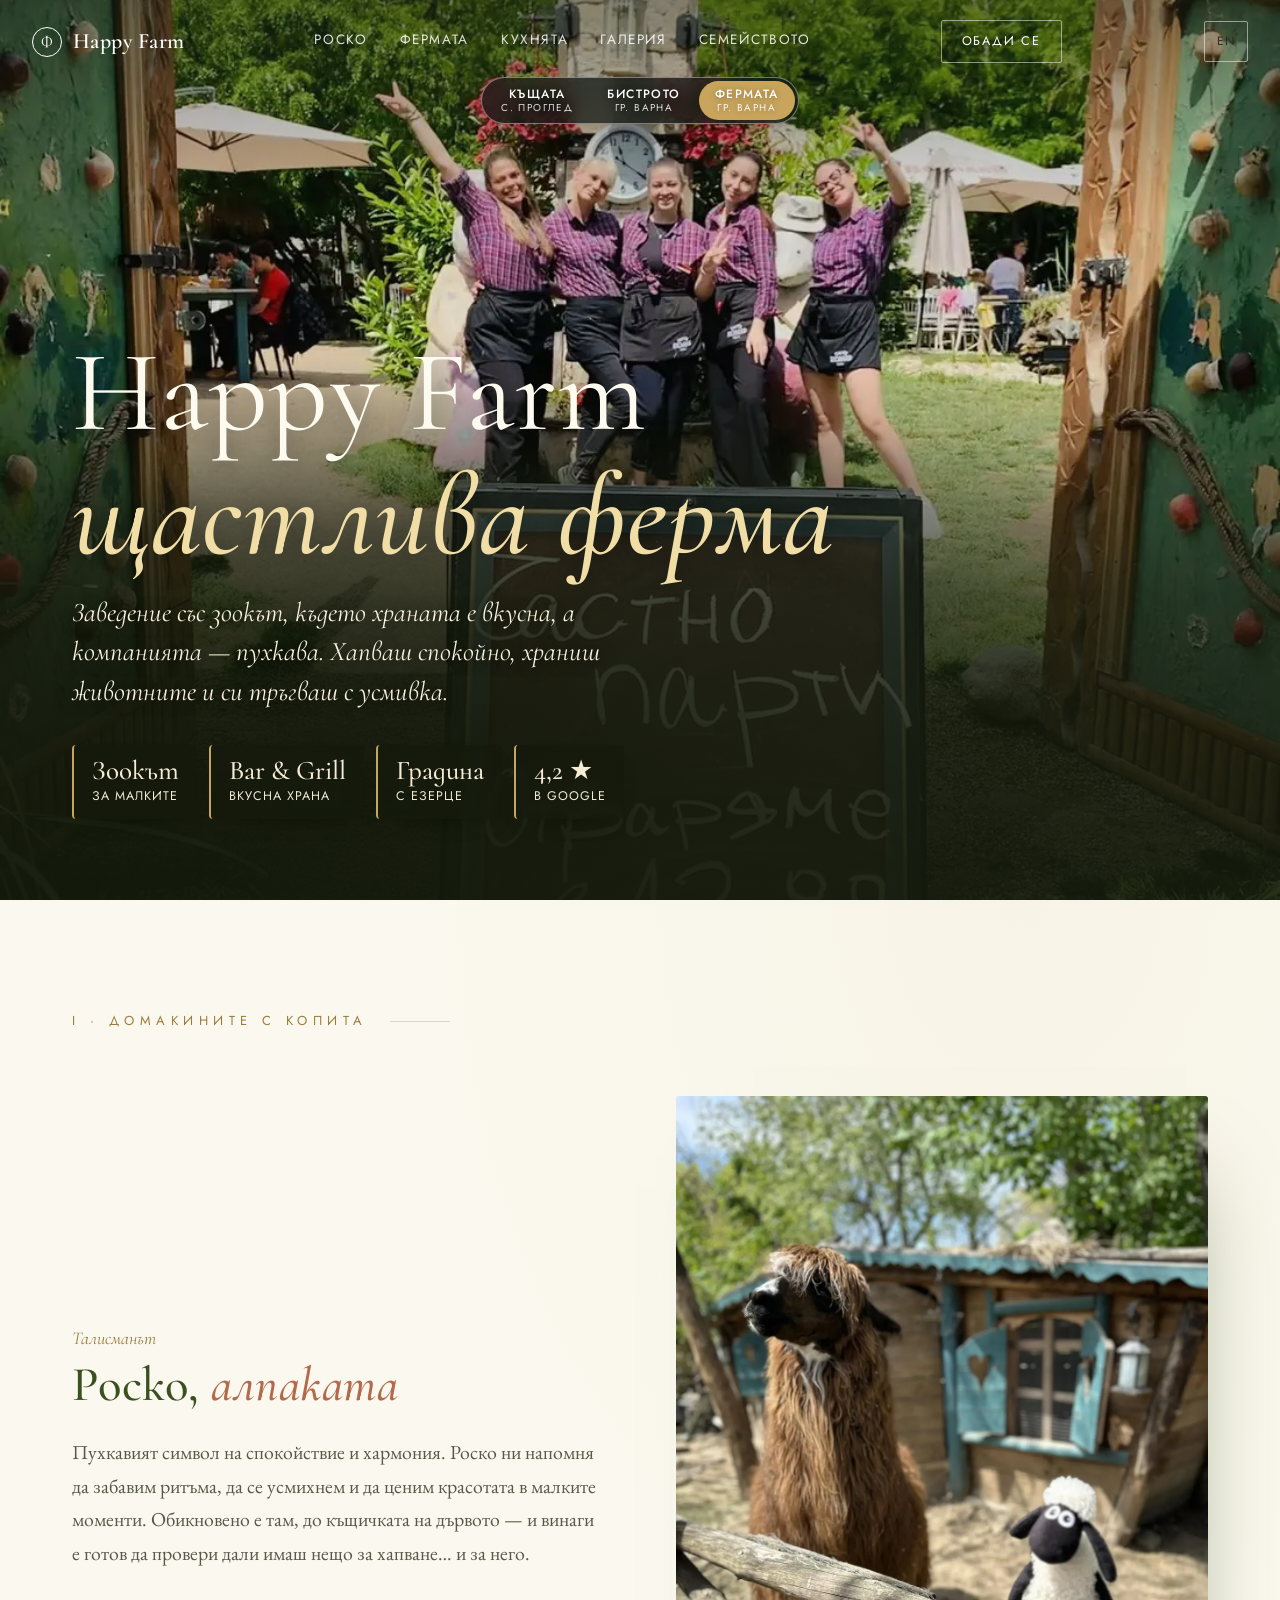
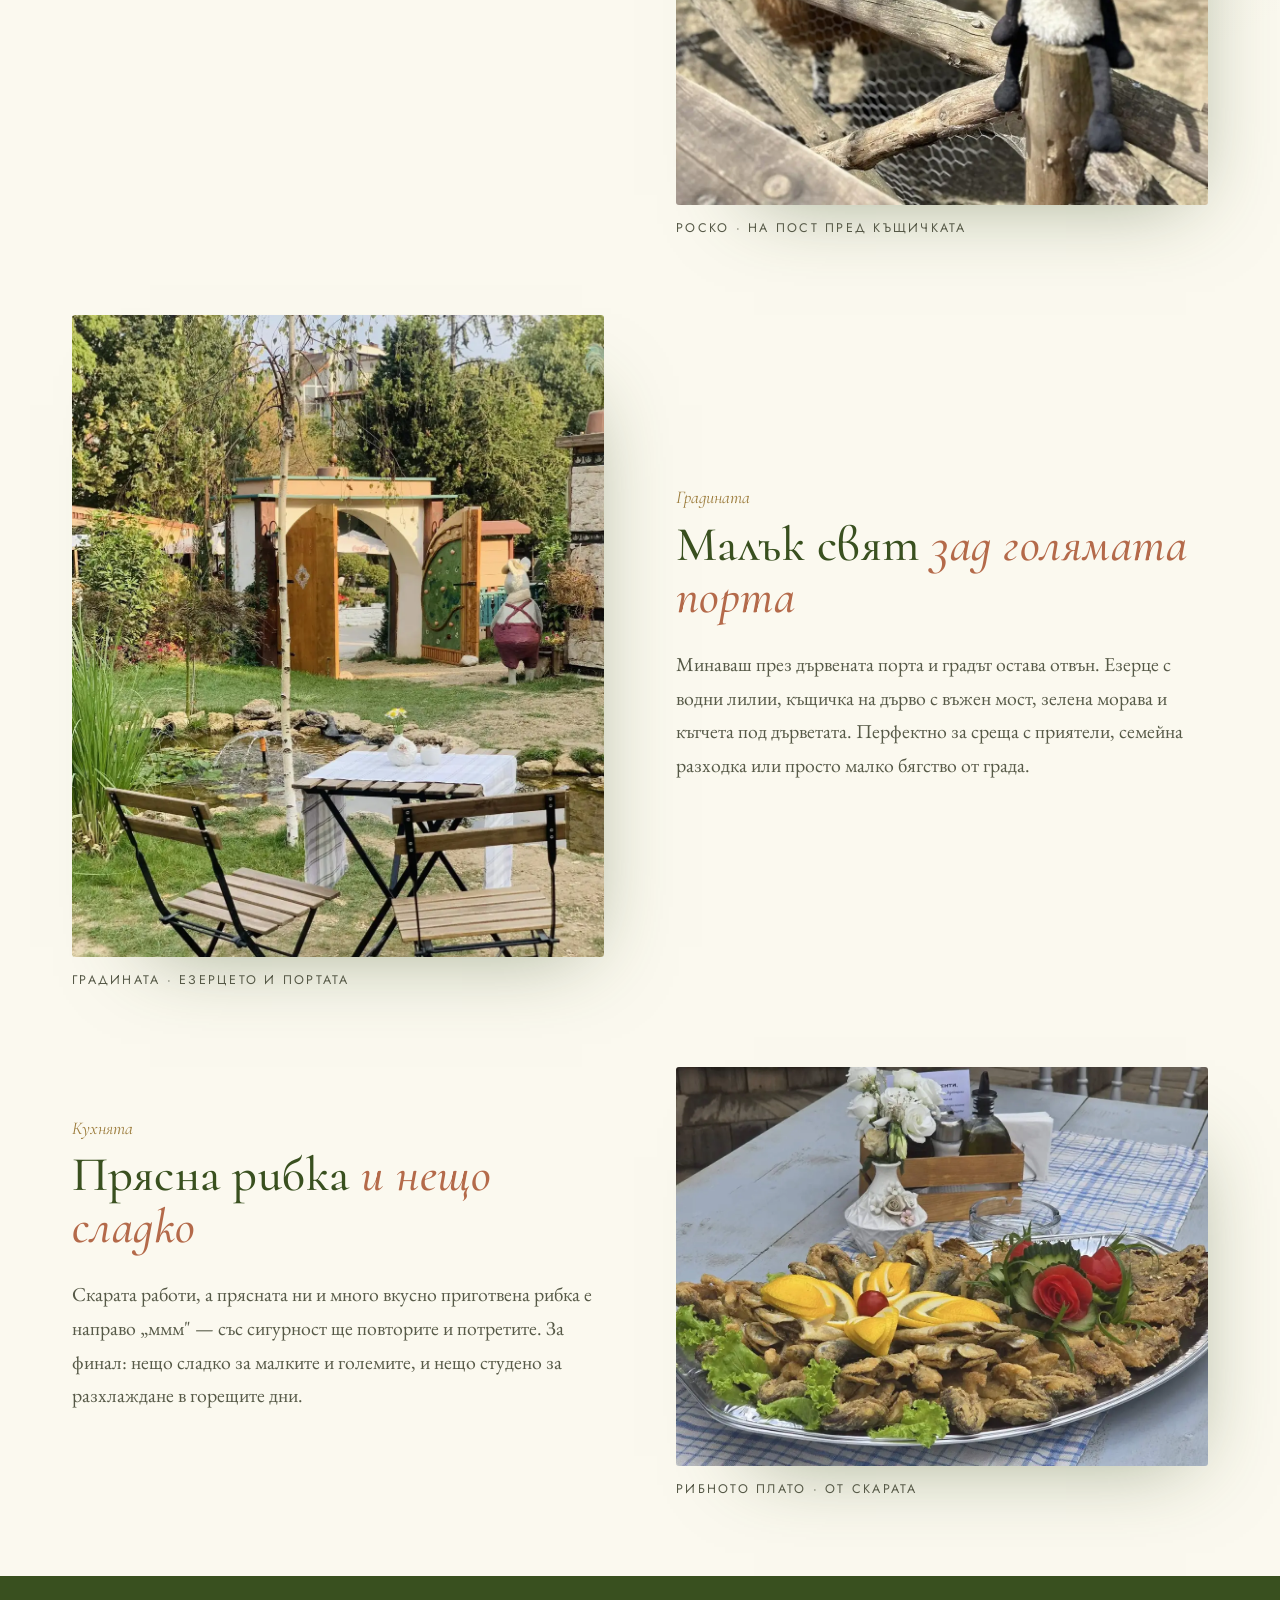
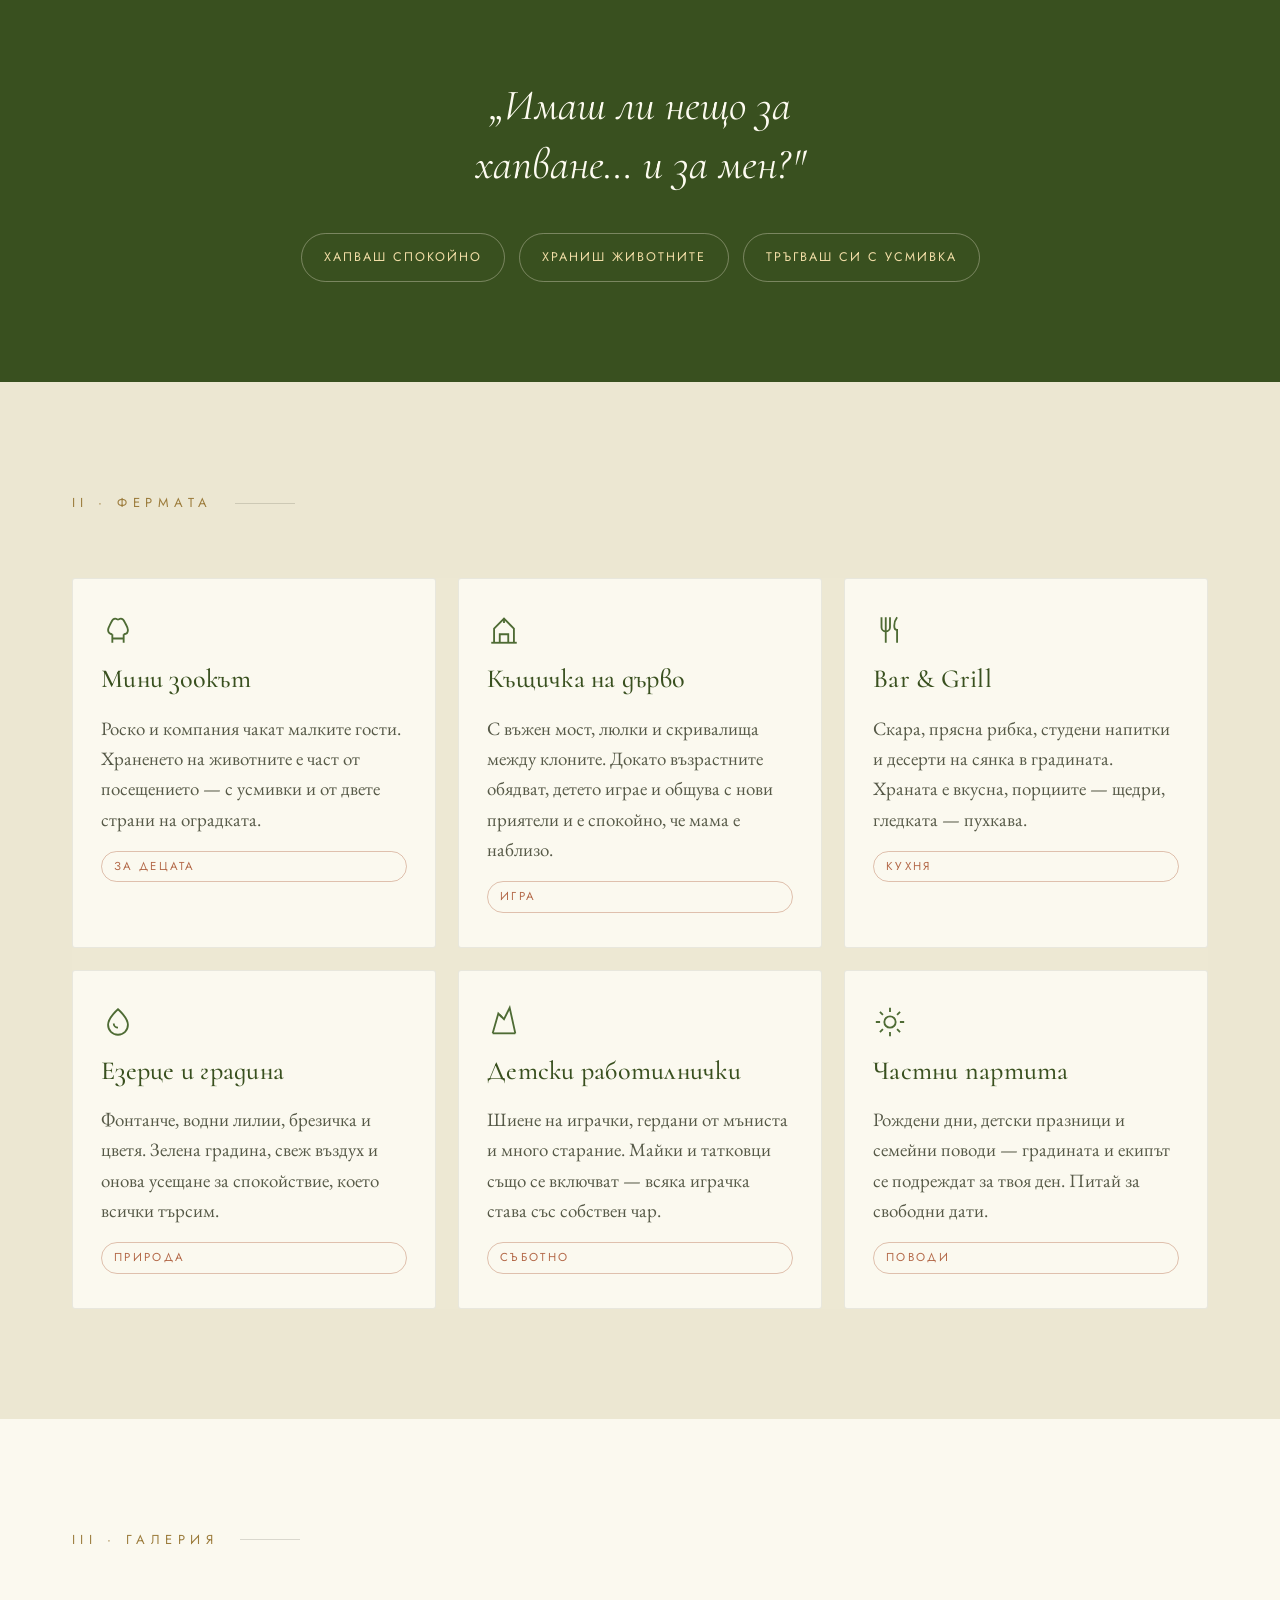
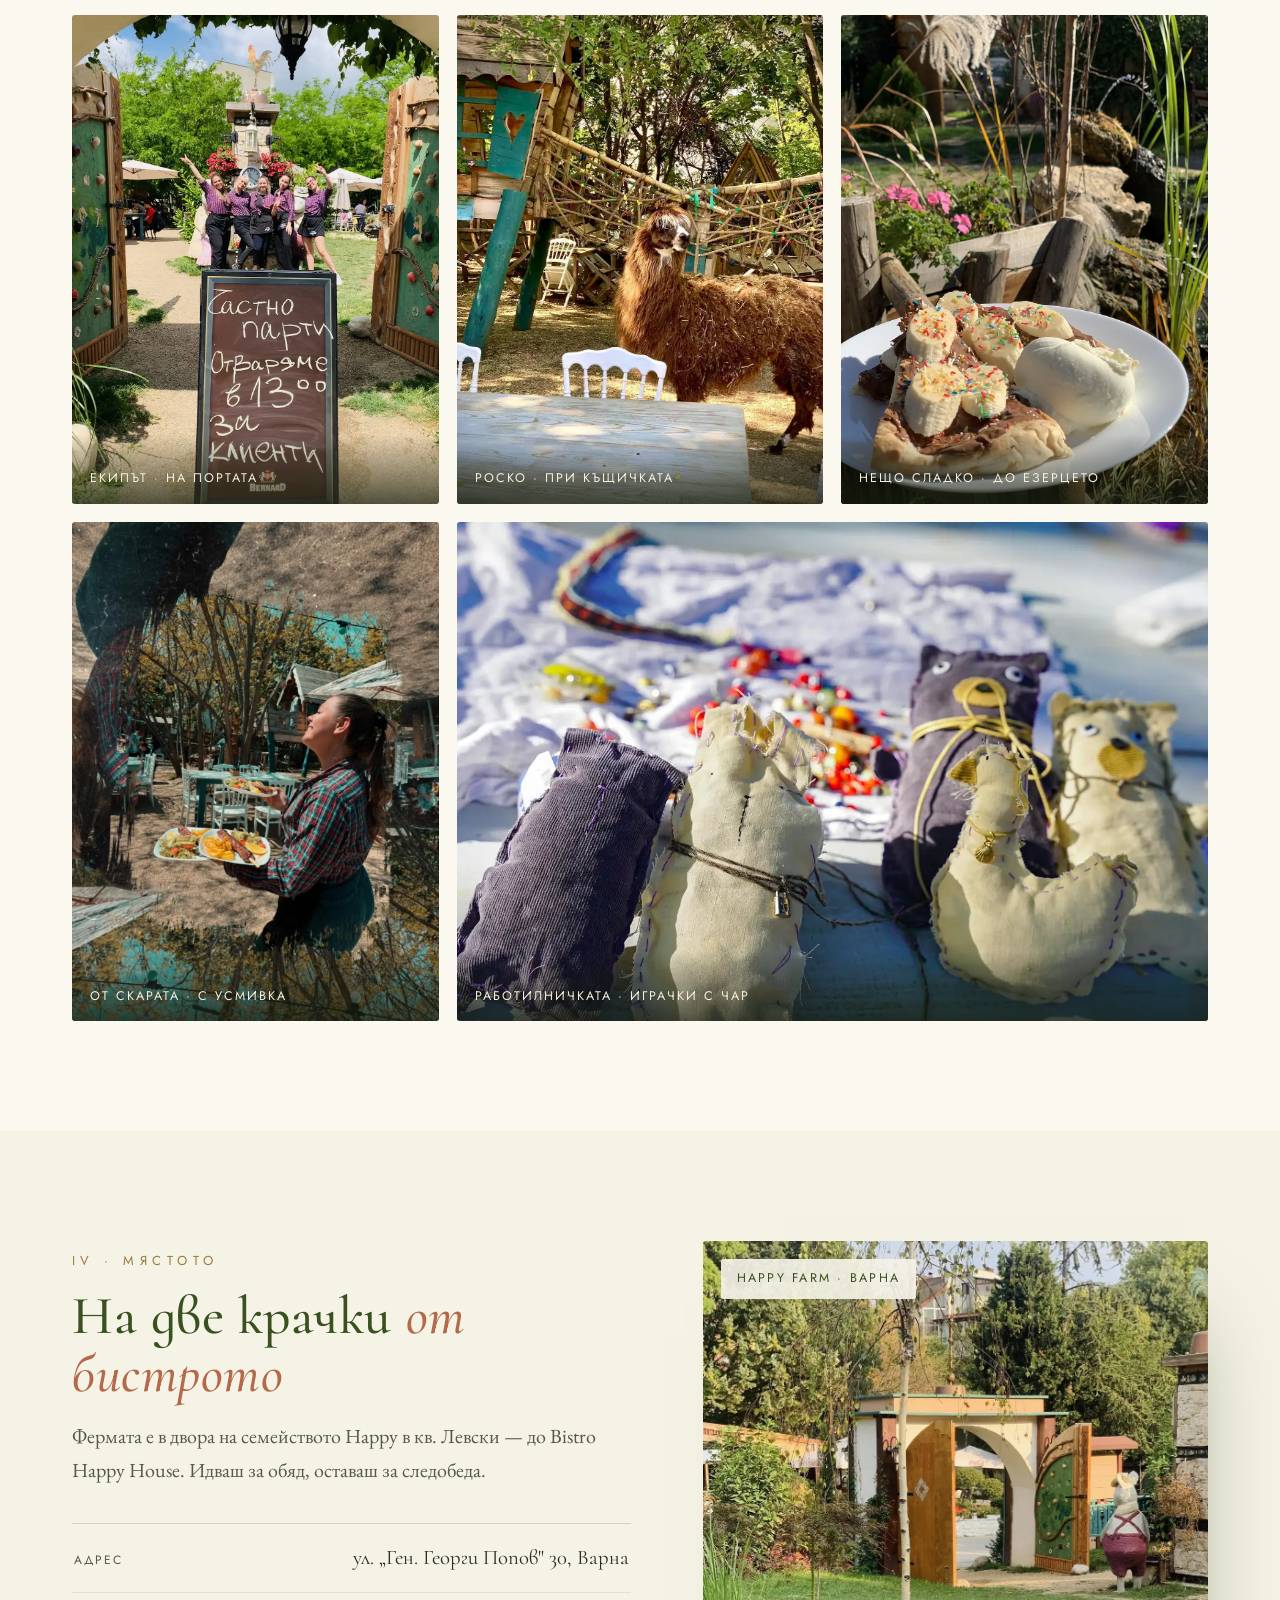
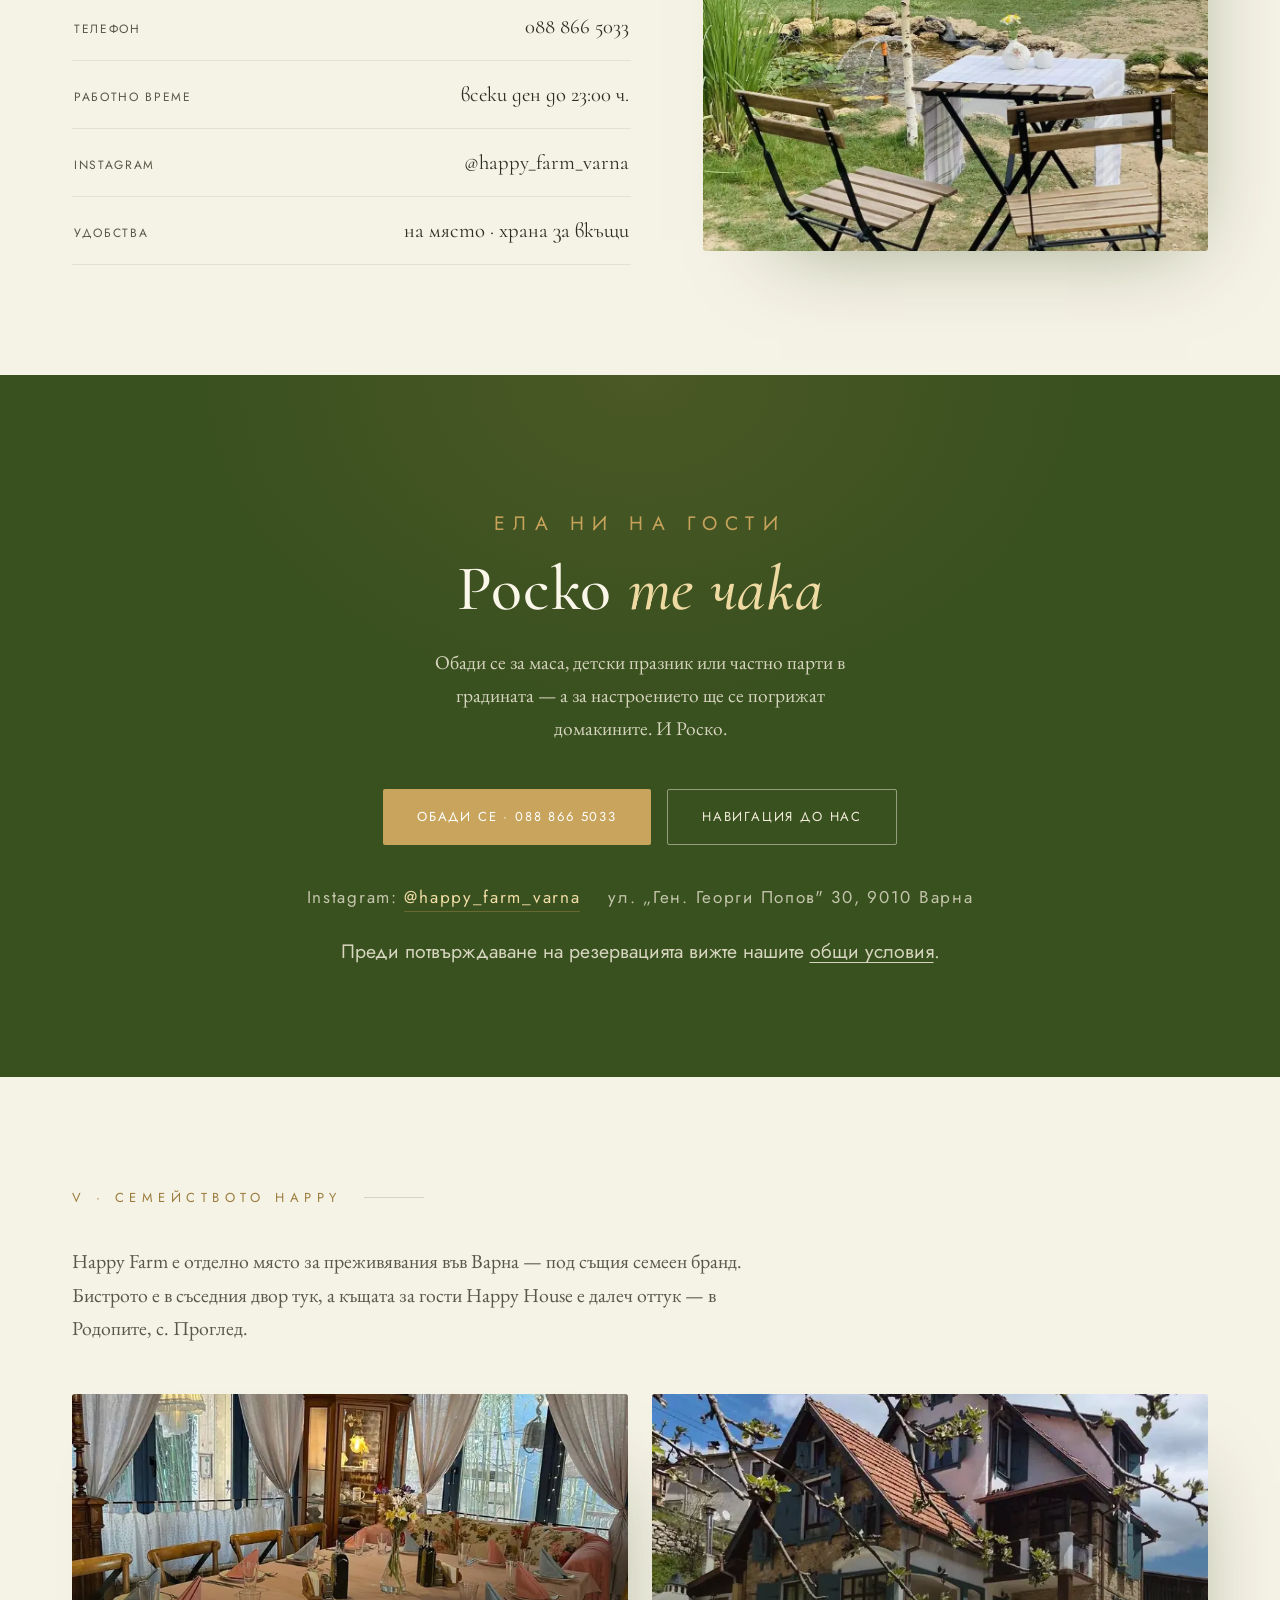
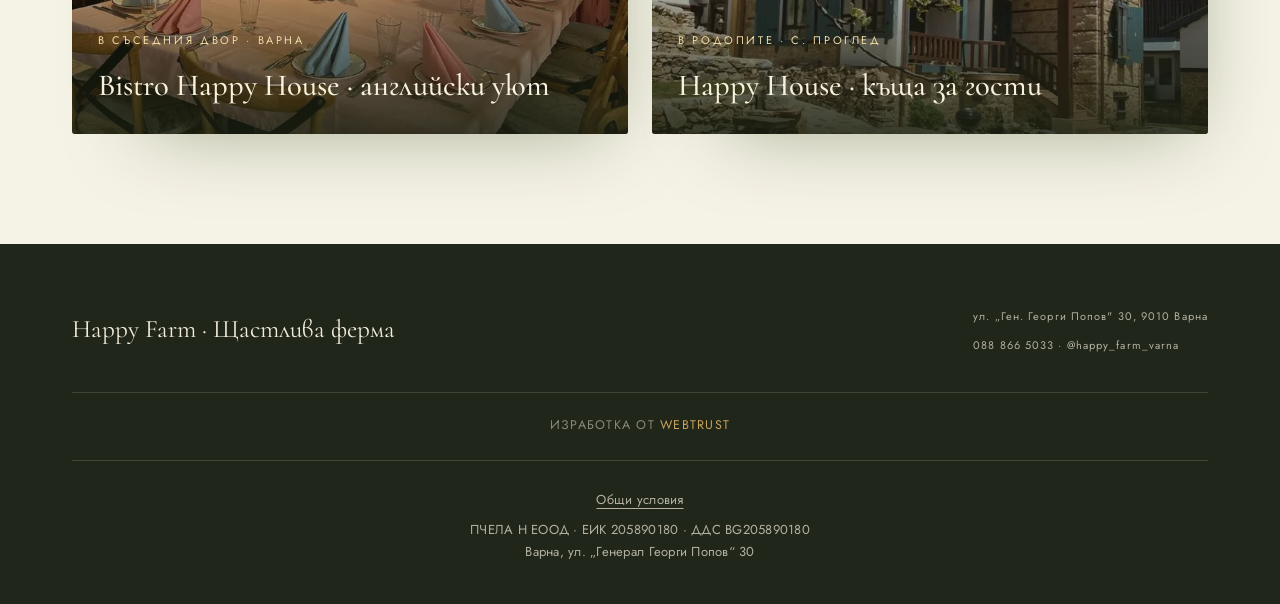
<file: farm.html>
<!DOCTYPE html>
<html lang="bg"><head>
<meta charset="UTF-8"><meta name="viewport" content="width=device-width, initial-scale=1.0, viewport-fit=cover">
<meta name="color-scheme" content="light only"><meta name="theme-color" content="#233830">
<title>Happy Farm Варна | Зоокът, градина и Bar &amp; Grill</title><meta name="description" content="Happy Farm във Варна: Bar &amp; Grill с градина, зоокът, алпаката Роско и къщичка на дърво. Място за семейни посещения и детски празници. Свържете се с нас.">
<meta name="robots" content="index,follow,max-image-preview:large">
<link rel="canonical" href="https://www.happyhouseprogled.com/farm">
<link rel="alternate" hreflang="bg" href="https://www.happyhouseprogled.com/farm">
<link rel="alternate" hreflang="en" href="https://www.happyhouseprogled.com/en/farm">
<link rel="alternate" hreflang="x-default" href="https://www.happyhouseprogled.com/farm">
<meta property="og:type" content="website"><meta property="og:site_name" content="Happy House">
<meta property="og:title" content="Happy Farm Варна | Зоокът, градина и Bar &amp; Grill"><meta property="og:description" content="Happy Farm във Варна: Bar &amp; Grill с градина, зоокът, алпаката Роско и къщичка на дърво. Място за семейни посещения и детски празници. Свържете се с нас.">
<meta property="og:url" content="https://www.happyhouseprogled.com/farm"><meta property="og:locale" content="bg_BG">
<meta property="og:locale:alternate" content="en_GB">
<meta property="og:image" content="https://www.happyhouseprogled.com/assets/images/f-garden-gate-cc4175df6f.webp"><meta property="og:image:alt" content="Happy Farm Варна | Зоокът, градина и Bar &amp; Grill">
<meta name="twitter:card" content="summary_large_image">
<meta name="twitter:title" content="Happy Farm Варна | Зоокът, градина и Bar &amp; Grill"><meta name="twitter:description" content="Happy Farm във Варна: Bar &amp; Grill с градина, зоокът, алпаката Роско и къщичка на дърво. Място за семейни посещения и детски празници. Свържете се с нас.">
<meta name="twitter:image" content="https://www.happyhouseprogled.com/assets/images/f-garden-gate-cc4175df6f.webp">
<link rel="preconnect" href="https://fonts.googleapis.com"><link rel="preconnect" href="https://fonts.gstatic.com" crossorigin>
<link href="https://fonts.googleapis.com/css2?family=Cormorant:ital,wght@0,400;0,500;0,600;1,400;1,500&amp;family=EB+Garamond:ital,wght@0,400;0,500;1,400&amp;family=Jost:wght@300;400;500&amp;display=swap" rel="stylesheet">
<link rel="stylesheet" href="/assets/site-ca2eb3057c.css"><link rel="preload" as="image" href="/assets/images/f-gates-team-9340e06ab7.webp" fetchpriority="high">
<script>document.documentElement.classList.add('js');</script>
<noscript><style>.suite-panel,.suite-panel.active{display:grid;margin-bottom:48px}.season-content .sc{display:block;margin-bottom:24px}.suite-tabs,.season-switch,.nav-toggle{display:none}.reveal{opacity:1;transform:none}</style></noscript>
<script type="application/ld+json">{"@context": "https://schema.org", "@graph": [{"@type": "Organization", "@id": "https://www.happyhouseprogled.com/#company", "name": "ПЧЕЛА Н ЕООД", "legalName": "ПЧЕЛА Н ЕООД", "taxID": "205890180", "vatID": "BG205890180", "address": {"@type": "PostalAddress", "streetAddress": "ул. Генерал Георги Попов 30", "addressLocality": "Варна", "addressCountry": "BG"}}, {"@type": "WebPage", "@id": "https://www.happyhouseprogled.com/farm#webpage", "url": "https://www.happyhouseprogled.com/farm", "name": "Happy Farm Варна | Зоокът, градина и Bar & Grill", "description": "Happy Farm във Варна: Bar & Grill с градина, зоокът, алпаката Роско и къщичка на дърво. Място за семейни посещения и детски празници. Свържете се с нас.", "inLanguage": "bg", "publisher": {"@id": "https://www.happyhouseprogled.com/#company"}, "mainEntity": {"@id": "https://www.happyhouseprogled.com/farm/#business"}}, {"@type": "Restaurant", "@id": "https://www.happyhouseprogled.com/farm/#business", "name": "Happy Farm Varna", "url": "https://www.happyhouseprogled.com/farm", "image": "https://www.happyhouseprogled.com/assets/images/f-garden-gate-cc4175df6f.webp", "telephone": "+359888665033", "address": {"@type": "PostalAddress", "streetAddress": "ул. Генерал Георги Попов 30", "addressLocality": "Варна", "addressCountry": "BG"}, "parentOrganization": {"@id": "https://www.happyhouseprogled.com/#company"}}]}</script>
<script src="/assets/site-b387ff6ad5.js" defer></script>
</head><body><a class="skip-link" href="#main-content">Към съдържанието</a><div class="pageview pg-f active" id="page-farm">
<nav class="nav" id="f-nav">
<a class="nav-brand" href="#f-top"><span class="mark">Ф</span>Happy Farm</a>
<div aria-label="Изберете обект" class="fam-switch"><div class="fam-switch-in"><a href="/"><b>Къщата</b><small>с. Проглед</small></a><a href="/bistro"><b>Бистрото</b><small>гр. Варна</small></a><a class="on" href="/farm"><b>Фермата</b><small>гр. Варна</small></a></div></div>
<div class="nav-links" id="f-navToggle-links">
<a href="#f-rosko">Роско</a>
<a href="#f-experience">Фермата</a>
<a href="#f-kitchen">Кухнята</a>
<a href="#f-gallery">Галерия</a>
<a href="#f-family">Семейството</a>
</div>
<a class="nav-cta" href="tel:+359888665033">Обади се</a>
<a aria-label="English version" class="lang-toggle" href="/en/farm" hreflang="en" lang="en">EN</a>
<button aria-controls="f-navToggle-links" aria-expanded="false" aria-label="Меню" class="nav-toggle" id="f-navToggle"><span></span><span></span><span></span></button>
</nav>
<main id="main-content"><header class="hero" id="f-top">
<div class="hero-bg" id="f-heroBg">
<div aria-hidden="true" class="slide on" style='background-image:url("/assets/images/f-gates-team-9340e06ab7.webp")'></div>
<div aria-hidden="true" class="slide" data-background="/assets/images/f-garden-gate-cc4175df6f.webp"></div>
<div aria-hidden="true" class="slide" data-background="/assets/images/f-rosko-tree-a3b2916b04.webp"></div>
</div>
<div class="hero-scrim"></div>
<div class="hero-inner wrap">
<h1 class="reveal in d1">Happy Farm<br/><em>щастлива ферма</em></h1>
<p class="hero-sub reveal in d2">Заведение със зоокът, където храната е вкусна, а компанията — пухкава. Хапваш спокойно, храниш животните и си тръгваш с усмивка.</p>
<div class="hero-meta reveal in d3">
<span class="chip"><b>Зоокът</b>за малките</span>
<span class="chip"><b>Bar &amp; Grill</b>вкусна храна</span>
<span class="chip"><b>Градина</b>с езерце</span>
<span class="chip"><b>4,2 ★</b>в Google</span>
</div>
</div>
</header><section class="section story" id="f-rosko">
<div class="wrap">
<div class="section-tag reveal"><span class="num">I · Домакините с копита</span><span class="line"></span></div>
<div class="chapter">
<div class="chapter-text reveal">
<div class="chapter-num">Талисманът</div>
<h2>Роско, <em>алпаката</em></h2>
<p>Пухкавият символ на спокойствие и хармония. Роско ни напомня да забавим ритъма, да се усмихнем и да ценим красотата в малките моменти. Обикновено е там, до къщичката на дървото — и винаги е готов да провери дали имаш нещо за хапване… и за него.</p>
</div>
<figure class="chapter-figure reveal d2">
<img alt="Роско — алпаката на Happy Farm, пред синята къщичка" decoding="async" height="1600" loading="lazy" src="/assets/images/f-rosko-shaun-cb5dbd3c87.webp" width="1200"/>
<span class="frame"></span>
<figcaption>Роско · на пост пред къщичката</figcaption>
</figure>
</div>
<div class="chapter flip">
<div class="chapter-text reveal">
<div class="chapter-num">Градината</div>
<h2>Малък свят <em>зад голямата порта</em></h2>
<p>Минаваш през дървената порта и градът остава отвън. Езерце с водни лилии, къщичка на дърво с въжен мост, зелена морава и кътчета под дърветата. Перфектно за среща с приятели, семейна разходка или просто малко бягство от града.</p>
</div>
<figure class="chapter-figure reveal d2">
<img alt="Градината на Happy Farm — езерце с фонтан и приказната порта" decoding="async" height="1327" loading="lazy" src="/assets/images/f-garden-gate-cc4175df6f.webp" width="1100"/>
<span class="frame"></span>
<figcaption>Градината · езерцето и портата</figcaption>
</figure>
</div>
<div class="chapter" id="f-kitchen">
<div class="chapter-text reveal">
<div class="chapter-num">Кухнята</div>
<h2>Прясна рибка <em>и нещо сладко</em></h2>
<p>Скарата работи, а прясната ни и много вкусно приготвена рибка е направо „ммм" — със сигурност ще повторите и потретите. За финал: нещо сладко за малките и големите, и нещо студено за разхлаждане в горещите дни.</p>
</div>
<figure class="chapter-figure reveal d2">
<img alt="Плато с прясна пържена рибка, украсено с лимон и домат-роза" decoding="async" height="975" loading="lazy" src="/assets/images/f-fish-6b2fbf7d23.webp" width="1300"/>
<span class="frame"></span>
<figcaption>Рибното плато · от скарата</figcaption>
</figure>
</div>
</div>
</section><section class="rules">
<div class="wrap">
<blockquote class="reveal">„Имаш ли нещо за хапване… и за мен?"</blockquote>
<div class="rules-steps reveal d1">
<span>Хапваш спокойно</span>
<span>Храниш животните</span>
<span>Тръгваш си с усмивка</span>
</div>
</div>
</section><section class="section experience" id="f-experience">
<div class="wrap">
<div class="section-tag reveal"><span class="num">II · Фермата</span><span class="line"></span></div>
<div class="exp-grid">
<div class="exp-card reveal">
<svg class="ic" fill="none" stroke="currentColor" stroke-width="1.3" viewbox="0 0 24 24"><path d="M8 15c-2 0-3-1.5-3-3s1-3 2-5c.6-1.2 1-3 3-3 1 0 1.5.7 2 .7s1-.7 2-.7c2 0 2.4 1.8 3 3 1 2 2 3 2 5s-1 3-3 3"></path><path d="M8 15v6M16 15v6M8 18h8"></path></svg>
<h3>Мини зоокът</h3>
<p>Роско и компания чакат малките гости. Храненето на животните е част от посещението — с усмивки и от двете страни на оградката.</p>
<span class="tag">За децата</span>
</div>
<div class="exp-card reveal d1">
<svg class="ic" fill="none" stroke="currentColor" stroke-width="1.3" viewbox="0 0 24 24"><path d="M3 21h18"></path><path d="M5 21V11l7-7 7 7v10"></path><path d="M9 21v-6h6v6"></path><path d="M12 4v3"></path></svg>
<h3>Къщичка на дърво</h3>
<p>С въжен мост, люлки и скривалища между клоните. Докато възрастните обядват, детето играе и общува с нови приятели и е спокойно, че мама е наблизо.</p>
<span class="tag">Игра</span>
</div>
<div class="exp-card reveal d2">
<svg class="ic" fill="none" stroke="currentColor" stroke-width="1.3" viewbox="0 0 24 24"><path d="M6 3v7a3 3 0 0 0 6 0V3"></path><path d="M9 3v18"></path><path d="M17 3c-1.5 2-2 4-2 6 0 2 .8 3 2 3v9"></path></svg>
<h3>Bar &amp; Grill</h3>
<p>Скара, прясна рибка, студени напитки и десерти на сянка в градината. Храната е вкусна, порциите — щедри, гледката — пухкава.</p>
<span class="tag">Кухня</span>
</div>
<div class="exp-card reveal">
<svg class="ic" fill="none" stroke="currentColor" stroke-width="1.3" viewbox="0 0 24 24"><path d="M12 21c-4 0-7-3-7-7 0-5 7-11 7-11s7 6 7 11c0 4-3 7-7 7z"></path><path d="M9 13a3 3 0 0 0 3 3"></path></svg>
<h3>Езерце и градина</h3>
<p>Фонтанче, водни лилии, брезичка и цветя. Зелена градина, свеж въздух и онова усещане за спокойствие, което всички търсим.</p>
<span class="tag">Природа</span>
</div>
<div class="exp-card reveal d1">
<svg class="ic" fill="none" stroke="currentColor" stroke-width="1.3" viewbox="0 0 24 24"><path d="M4 20l4-14 4 4 4-8 4 18"></path><path d="M4 20h16"></path><circle cx="12" cy="10" r="0"></circle><path d="M9 7l1.5 1.5"></path></svg>
<h3>Детски работилнички</h3>
<p>Шиене на играчки, гердани от мъниста и много старание. Майки и татковци също се включват — всяка играчка става със собствен чар.</p>
<span class="tag">Съботно</span>
</div>
<div class="exp-card reveal d2">
<svg class="ic" fill="none" stroke="currentColor" stroke-width="1.3" viewbox="0 0 24 24"><circle cx="12" cy="12" r="4"></circle><path d="M12 2v3M12 19v3M2 12h3M19 12h3M4.9 4.9l2.1 2.1M17 17l2.1 2.1M19.1 4.9L17 7M7 17l-2.1 2.1"></path></svg>
<h3>Частни партита</h3>
<p>Рождени дни, детски празници и семейни поводи — градината и екипът се подреждат за твоя ден. Питай за свободни дати.</p>
<span class="tag">Поводи</span>
</div>
</div>
</div>
</section><section class="section gallery" id="f-gallery">
<div class="wrap">
<div class="section-tag reveal"><span class="num">III · Галерия</span><span class="line"></span></div>
<div class="gal-grid">
<figure class="reveal"><img alt="Екипът на Happy Farm пред приказната порта" decoding="async" height="1467" loading="lazy" src="/assets/images/f-gates-team-9340e06ab7.webp" width="1100"/><figcaption>Екипът · на портата</figcaption></figure>
<figure class="reveal d1"><img alt="Роско до къщичката на дървото" decoding="async" height="1333" loading="lazy" src="/assets/images/f-rosko-tree-a3b2916b04.webp" width="1000"/><figcaption>Роско · при къщичката</figcaption></figure>
<figure class="reveal d2"><img alt="Десерт с банан и течен шоколад до езерцето" decoding="async" height="1467" loading="lazy" src="/assets/images/f-dessert-625fa610b1.webp" width="1100"/><figcaption>Нещо сладко · до езерцето</figcaption></figure>
<figure class="reveal"><img alt="Сервитьорка с чинии от скарата в градината" decoding="async" height="1365" loading="lazy" src="/assets/images/f-waitress-2bfb4a94d9.webp" width="1000"/><figcaption>От скарата · с усмивка</figcaption></figure>
<figure class="reveal d1 wide"><img alt="Ушити от децата играчки от работилничката" decoding="async" height="798" loading="lazy" src="/assets/images/f-workshop-753791de5c.webp" width="1200"/><figcaption>Работилничката · играчки с чар</figcaption></figure>
</div>
</div>
</section><section class="section info">
<div class="wrap info-inner">
<div class="reveal">
<p class="eyebrow">IV · Мястото</p>
<h2>На две крачки <em>от бистрото</em></h2>
<p style="color:var(--ink-soft);margin-top:16px">Фермата е в двора на семейството Happy в кв. Левски — до Bistro Happy House. Идваш за обяд, оставаш за следобеда.</p>
<div class="info-list">
<div class="info-item"><span class="k">Адрес</span><span class="v">ул. „Ген. Георги Попов" 30, Варна</span></div>
<div class="info-item"><span class="k">Телефон</span><span class="v"><a href="tel:+359888665033" style="text-decoration:none">088 866 5033</a></span></div>
<div class="info-item"><span class="k">Работно време</span><span class="v">всеки ден до 23:00 ч.</span></div>
<div class="info-item"><span class="k">Instagram</span><span class="v"><a href="https://www.instagram.com/Happy_farm_varna" rel="noopener" style="text-decoration:none" target="_blank">@happy_farm_varna</a></span></div>
<div class="info-item"><span class="k">Удобства</span><span class="v">на място · храна за вкъщи</span></div>
</div>
</div>
<div class="info-figure reveal d2">
<img alt="Градината на Happy Farm с езерцето и портата" decoding="async" height="1327" loading="lazy" src="/assets/images/f-garden-gate-cc4175df6f.webp" width="1100"/>
<div class="pin">Happy Farm · Варна</div>
</div>
</div>
</section><section class="section booking">
<div class="wrap">
<p class="eyebrow reveal" style="color:var(--straw)">Ела ни на гости</p>
<h2 class="reveal d1">Роско <em>те чака</em></h2>
<p class="reveal d2">Обади се за маса, детски празник или частно парти в градината — а за настроението ще се погрижат домакините. И Роско.</p>
<div class="booking-actions reveal d2">
<a class="btn btn-primary" href="tel:+359888665033">Обади се · 088 866 5033</a>
<a class="btn btn-ghost" href="https://maps.google.com/?q=Хепи+Фарм+Happy+Farm+Варна" rel="noopener" target="_blank">Навигация до нас</a>
</div>
<div class="booking-contacts reveal d3">
<span>Instagram: <a href="https://www.instagram.com/Happy_farm_varna" rel="noopener" target="_blank">@happy_farm_varna</a></span>
<span>ул. „Ген. Георги Попов" 30, 9010 Варна</span>
</div>
<p class="terms-note">Преди потвърждаване на резервацията вижте нашите <a href="/terms">общи условия</a>.</p></div>
</section><section class="section family" id="f-family">
<div class="wrap">
<div class="section-tag reveal"><span class="num">V · Семейството Happy</span><span class="line"></span></div>
<p class="fam-lead reveal">Happy Farm е отделно място за преживявания във Варна — под същия семеен бранд. Бистрото е в съседния двор тук, а къщата за гости Happy House е далеч оттук — в Родопите, с. Проглед.</p>
<div class="family-grid">
<a class="family-card reveal" href="/bistro">
<img alt="Дългата семейна маса на Bistro Happy House" decoding="async" height="965" loading="lazy" src="/assets/images/t-bistro-a42342d853.webp" width="760"/>
<span class="veil"></span>
<span class="txt"><small>В съседния двор · Варна</small><strong>Bistro Happy House · английски уют</strong></span>
</a>
<a class="family-card reveal d1" href="/">
<img alt="Happy House Проглед — къща за гости в Родопите" decoding="async" height="761" loading="lazy" src="/assets/images/t-progled-9c72f0e8a8.webp" width="760"/>
<span class="veil"></span>
<span class="txt"><small>В Родопите · с. Проглед</small><strong>Happy House · къща за гости</strong></span>
</a>
</div>
</div>
</section></main>







<footer class="footer">
<div class="wrap">
<div class="footer-inner">
<div class="footer-brand">Happy Farm · Щастлива ферма</div>
<div><small>ул. „Ген. Георги Попов" 30, 9010 Варна<br/>088 866 5033 · @happy_farm_varna</small></div>
</div>
<div class="credit">Изработка от <a href="https://mywebtrust.com" rel="noopener" target="_blank">WebTrust</a></div>
<div class="legal-footer"><a href="/terms">Общи условия</a><br/>ПЧЕЛА Н ЕООД · ЕИК 205890180 · ДДС BG205890180<br/>Варна, ул. „Генерал Георги Попов“ 30</div></div>
</footer>
<div class="sticky-cta">
<a class="s-call" href="tel:+359888665033">Обади се</a>
<a class="s-book" href="https://maps.google.com/?q=Хепи+Фарм+Happy+Farm+Варна">Навигация</a>
</div>
</div></body>
</html>
</file>
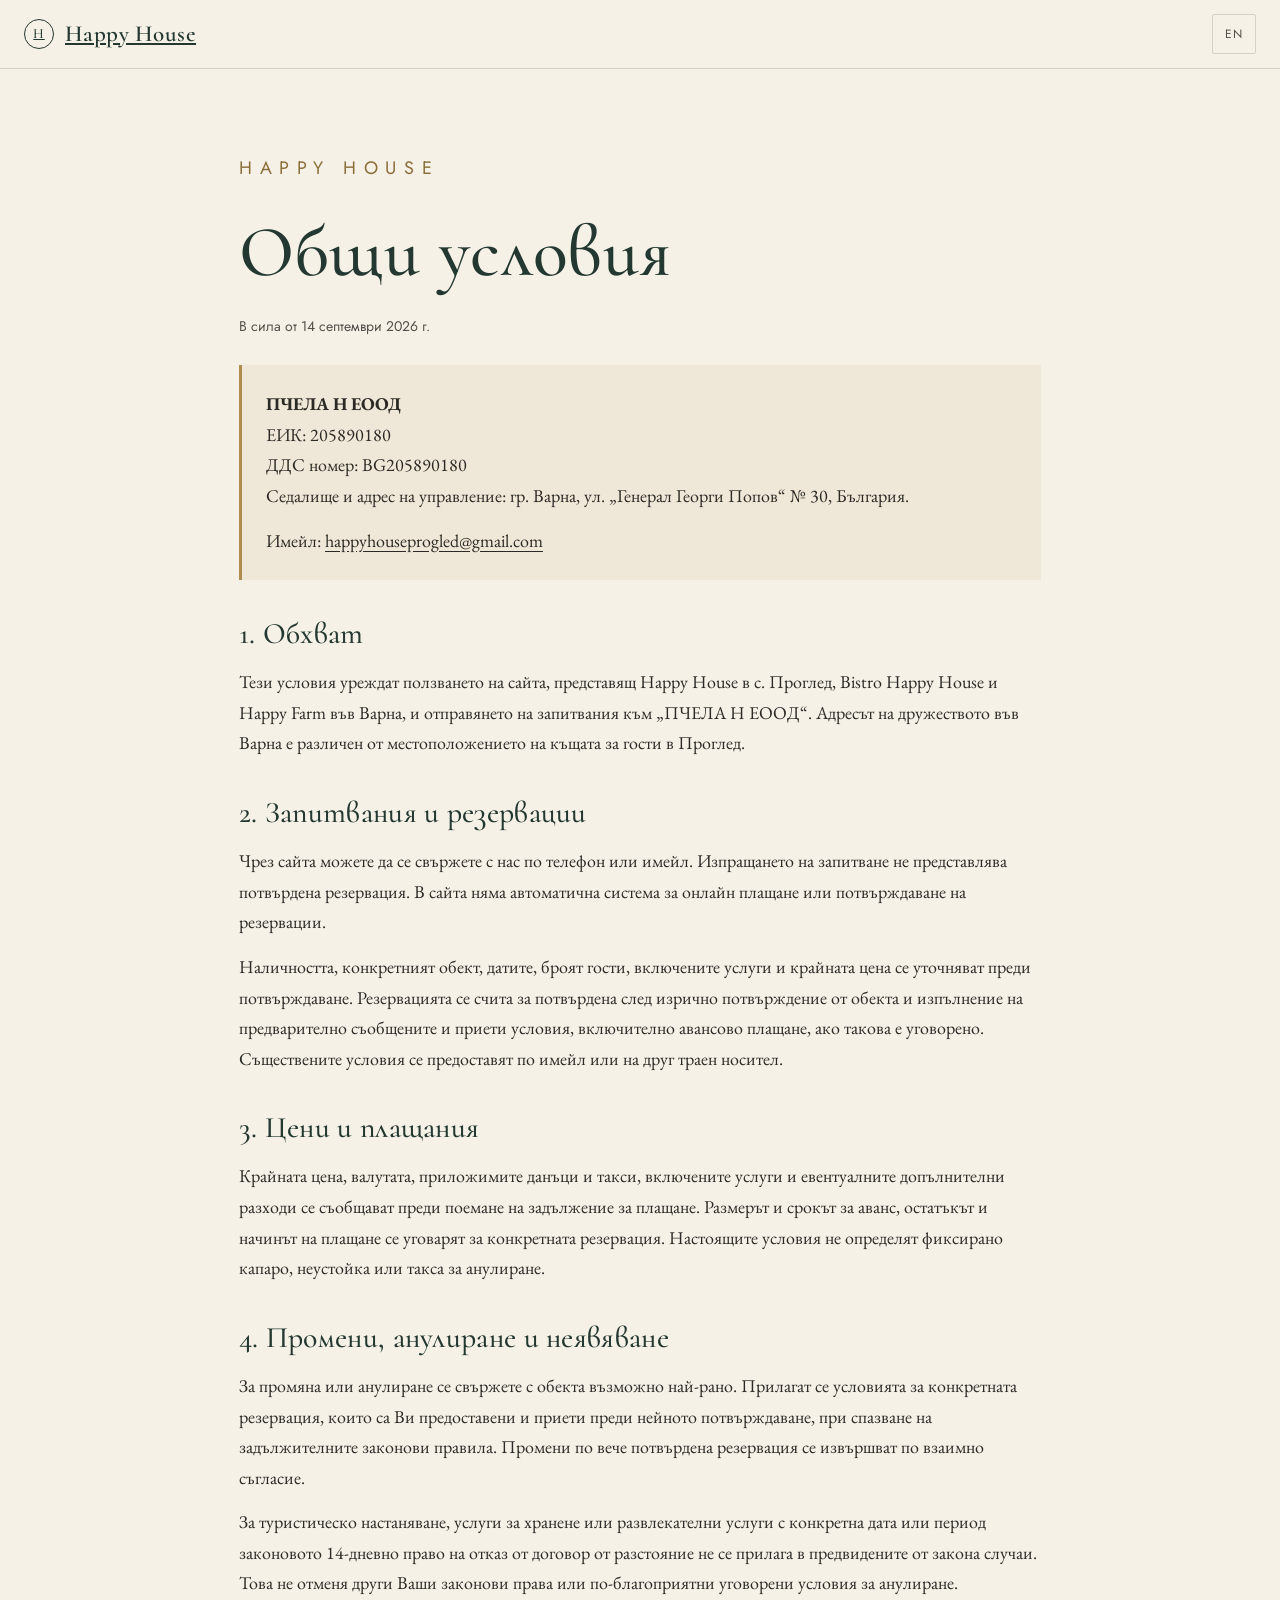
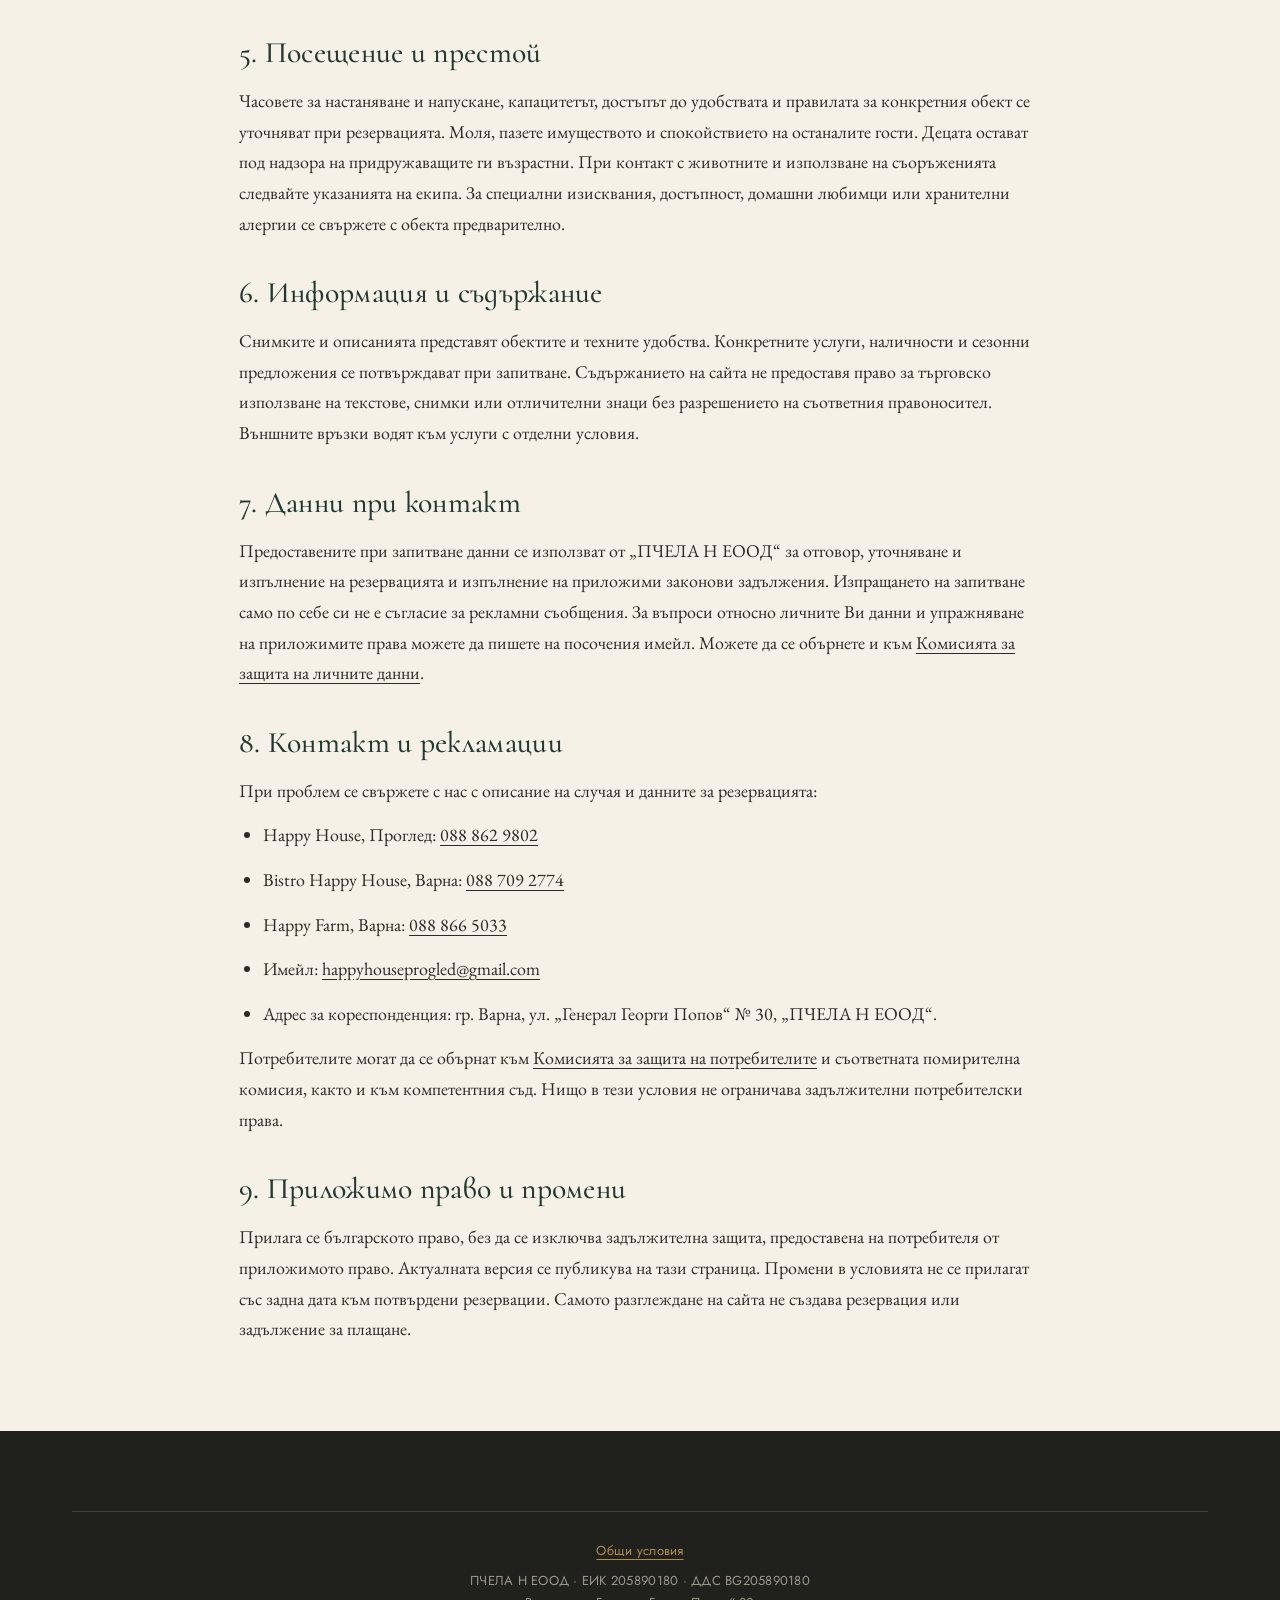
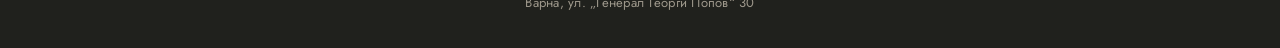
<file: terms.html>
<!DOCTYPE html>

<html lang="bg"><head>
<meta charset="utf-8"/><meta content="width=device-width, initial-scale=1.0, viewport-fit=cover" name="viewport"/>
<meta content="light only" name="color-scheme"/><meta content="#233830" name="theme-color"/>
<title>Общи условия | Happy House · ПЧЕЛА Н ЕООД</title><meta content="Общи условия за сайта на Happy House, Bistro Happy House и Happy Farm. Данни за ПЧЕЛА Н ЕООД, запитвания, резервации, плащания, анулиране и контакт." name="description"/>
<meta content="index,follow,max-image-preview:large" name="robots"/>
<link href="https://www.happyhouseprogled.com/terms" rel="canonical"/>
<link href="https://www.happyhouseprogled.com/terms" hreflang="bg" rel="alternate"/>
<link href="https://www.happyhouseprogled.com/en/terms" hreflang="en" rel="alternate"/>
<link href="https://www.happyhouseprogled.com/terms" hreflang="x-default" rel="alternate"/>
<meta content="website" property="og:type"/><meta content="Happy House" property="og:site_name"/>
<meta content="Общи условия | Happy House · ПЧЕЛА Н ЕООД" property="og:title"/><meta content="Общи условия за сайта на Happy House, Bistro Happy House и Happy Farm. Данни за ПЧЕЛА Н ЕООД, запитвания, резервации, плащания, анулиране и контакт." property="og:description"/>
<meta content="https://www.happyhouseprogled.com/terms" property="og:url"/><meta content="bg_BG" property="og:locale"/>
<meta content="en_GB" property="og:locale:alternate"/>

<meta content="summary" name="twitter:card"/>
<meta content="Общи условия | Happy House · ПЧЕЛА Н ЕООД" name="twitter:title"/><meta content="Общи условия за сайта на Happy House, Bistro Happy House и Happy Farm. Данни за ПЧЕЛА Н ЕООД, запитвания, резервации, плащания, анулиране и контакт." name="twitter:description"/>

<link href="https://fonts.googleapis.com" rel="preconnect"/><link crossorigin="" href="https://fonts.gstatic.com" rel="preconnect"/>
<link href="https://fonts.googleapis.com/css2?family=Cormorant:ital,wght@0,400;0,500;0,600;1,400;1,500&amp;family=EB+Garamond:ital,wght@0,400;0,500;1,400&amp;family=Jost:wght@300;400;500&amp;display=swap" rel="stylesheet"/>
<link href="/assets/site-ca2eb3057c.css" rel="stylesheet"/>
<script>document.documentElement.classList.add('js');</script>
<noscript><style>.suite-panel,.suite-panel.active{display:grid;margin-bottom:48px}.season-content .sc{display:block;margin-bottom:24px}.suite-tabs,.season-switch,.nav-toggle{display:none}.reveal{opacity:1;transform:none}</style></noscript>
<script type="application/ld+json">{"@context": "https://schema.org", "@graph": [{"@type": "Organization", "@id": "https://www.happyhouseprogled.com/#company", "name": "ПЧЕЛА Н ЕООД", "legalName": "ПЧЕЛА Н ЕООД", "taxID": "205890180", "vatID": "BG205890180", "address": {"@type": "PostalAddress", "streetAddress": "ул. Генерал Георги Попов 30", "addressLocality": "Варна", "addressCountry": "BG"}}, {"@type": "WebPage", "@id": "https://www.happyhouseprogled.com/terms#webpage", "url": "https://www.happyhouseprogled.com/terms", "name": "Общи условия | Happy House · ПЧЕЛА Н ЕООД", "description": "Общи условия за сайта на Happy House, Bistro Happy House и Happy Farm. Данни за ПЧЕЛА Н ЕООД, запитвания, резервации, плащания, анулиране и контакт.", "inLanguage": "bg", "publisher": {"@id": "https://www.happyhouseprogled.com/#company"}}]}</script>
<script defer="" src="/assets/site-b387ff6ad5.js"></script>
</head><body class="legal-page"><nav aria-label="Основна навигация" class="nav solid"><a class="nav-brand" href="/"><span class="mark">H</span>Happy House</a><a class="lang-toggle" href="/en/terms" hreflang="en" lang="en">EN</a></nav><main class="legal-main" id="main-content"><p class="eyebrow">Happy House</p><h1>Общи условия</h1><p class="updated">В сила от 14 септември 2026 г.</p>
<div class="company"><p><strong>ПЧЕЛА Н ЕООД</strong><br/>ЕИК: 205890180<br/>ДДС номер: BG205890180<br/>Седалище и адрес на управление: гр. Варна, ул. „Генерал Георги Попов“ № 30, България.</p><p>Имейл: <a href="mailto:happyhouseprogled@gmail.com">happyhouseprogled@gmail.com</a></p></div>
<h2>1. Обхват</h2><p>Тези условия уреждат ползването на сайта, представящ Happy House в с. Проглед, Bistro Happy House и Happy Farm във Варна, и отправянето на запитвания към „ПЧЕЛА Н ЕООД“. Адресът на дружеството във Варна е различен от местоположението на къщата за гости в Проглед.</p>
<h2>2. Запитвания и резервации</h2><p>Чрез сайта можете да се свържете с нас по телефон или имейл. Изпращането на запитване не представлява потвърдена резервация. В сайта няма автоматична система за онлайн плащане или потвърждаване на резервации.</p><p>Наличността, конкретният обект, датите, броят гости, включените услуги и крайната цена се уточняват преди потвърждаване. Резервацията се счита за потвърдена след изрично потвърждение от обекта и изпълнение на предварително съобщените и приети условия, включително авансово плащане, ако такова е уговорено. Съществените условия се предоставят по имейл или на друг траен носител.</p>
<h2>3. Цени и плащания</h2><p>Крайната цена, валутата, приложимите данъци и такси, включените услуги и евентуалните допълнителни разходи се съобщават преди поемане на задължение за плащане. Размерът и срокът за аванс, остатъкът и начинът на плащане се уговарят за конкретната резервация. Настоящите условия не определят фиксирано капаро, неустойка или такса за анулиране.</p>
<h2>4. Промени, анулиране и неявяване</h2><p>За промяна или анулиране се свържете с обекта възможно най-рано. Прилагат се условията за конкретната резервация, които са Ви предоставени и приети преди нейното потвърждаване, при спазване на задължителните законови правила. Промени по вече потвърдена резервация се извършват по взаимно съгласие.</p><p>За туристическо настаняване, услуги за хранене или развлекателни услуги с конкретна дата или период законовото 14-дневно право на отказ от договор от разстояние не се прилага в предвидените от закона случаи. Това не отменя други Ваши законови права или по-благоприятни уговорени условия за анулиране.</p>
<h2>5. Посещение и престой</h2><p>Часовете за настаняване и напускане, капацитетът, достъпът до удобствата и правилата за конкретния обект се уточняват при резервацията. Моля, пазете имуществото и спокойствието на останалите гости. Децата остават под надзора на придружаващите ги възрастни. При контакт с животните и използване на съоръженията следвайте указанията на екипа. За специални изисквания, достъпност, домашни любимци или хранителни алергии се свържете с обекта предварително.</p>
<h2>6. Информация и съдържание</h2><p>Снимките и описанията представят обектите и техните удобства. Конкретните услуги, наличности и сезонни предложения се потвърждават при запитване. Съдържанието на сайта не предоставя право за търговско използване на текстове, снимки или отличителни знаци без разрешението на съответния правоносител. Външните връзки водят към услуги с отделни условия.</p>
<h2>7. Данни при контакт</h2><p>Предоставените при запитване данни се използват от „ПЧЕЛА Н ЕООД“ за отговор, уточняване и изпълнение на резервацията и изпълнение на приложими законови задължения. Изпращането на запитване само по себе си не е съгласие за рекламни съобщения. За въпроси относно личните Ви данни и упражняване на приложимите права можете да пишете на посочения имейл. Можете да се обърнете и към <a href="https://cpdp.bg/" rel="noopener" target="_blank">Комисията за защита на личните данни</a>.</p>
<h2>8. Контакт и рекламации</h2><p>При проблем се свържете с нас с описание на случая и данните за резервацията:</p><ul><li>Happy House, Проглед: <a href="tel:+359888629802">088 862 9802</a></li><li>Bistro Happy House, Варна: <a href="tel:+359887092774">088 709 2774</a></li><li>Happy Farm, Варна: <a href="tel:+359888665033">088 866 5033</a></li><li>Имейл: <a href="mailto:happyhouseprogled@gmail.com">happyhouseprogled@gmail.com</a></li><li>Адрес за кореспонденция: гр. Варна, ул. „Генерал Георги Попов“ № 30, „ПЧЕЛА Н ЕООД“.</li></ul><p>Потребителите могат да се обърнат към <a href="https://kzp.bg/" rel="noopener" target="_blank">Комисията за защита на потребителите</a> и съответната помирителна комисия, както и към компетентния съд. Нищо в тези условия не ограничава задължителни потребителски права.</p>
<h2>9. Приложимо право и промени</h2><p>Прилага се българското право, без да се изключва задължителна защита, предоставена на потребителя от приложимото право. Актуалната версия се публикува на тази страница. Промени в условията не се прилагат със задна дата към потвърдени резервации. Самото разглеждане на сайта не създава резервация или задължение за плащане.</p></main><footer class="footer"><div class="wrap"><div class="legal-footer"><a href="/terms">Общи условия</a><br/>ПЧЕЛА Н ЕООД · ЕИК 205890180 · ДДС BG205890180<br/>Варна, ул. „Генерал Георги Попов“ 30</div></div></footer></body>
</html>
</file>
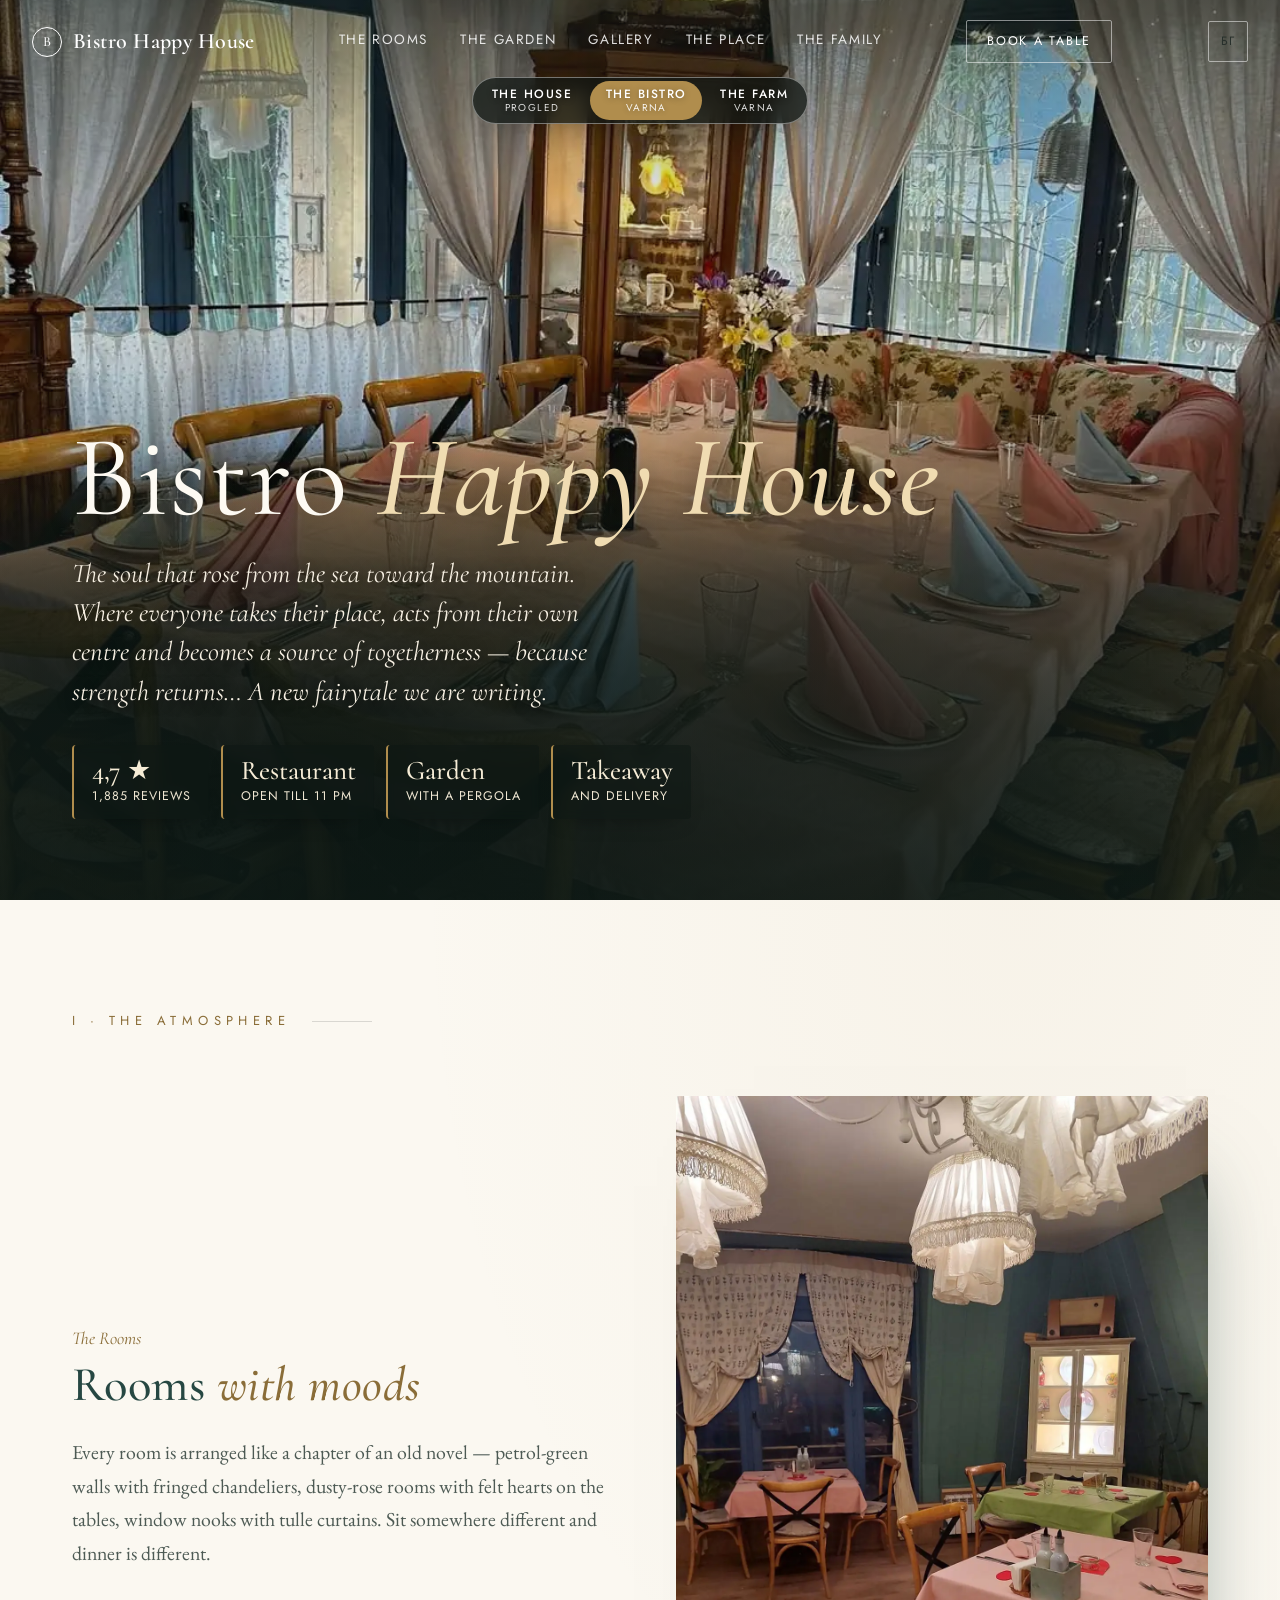
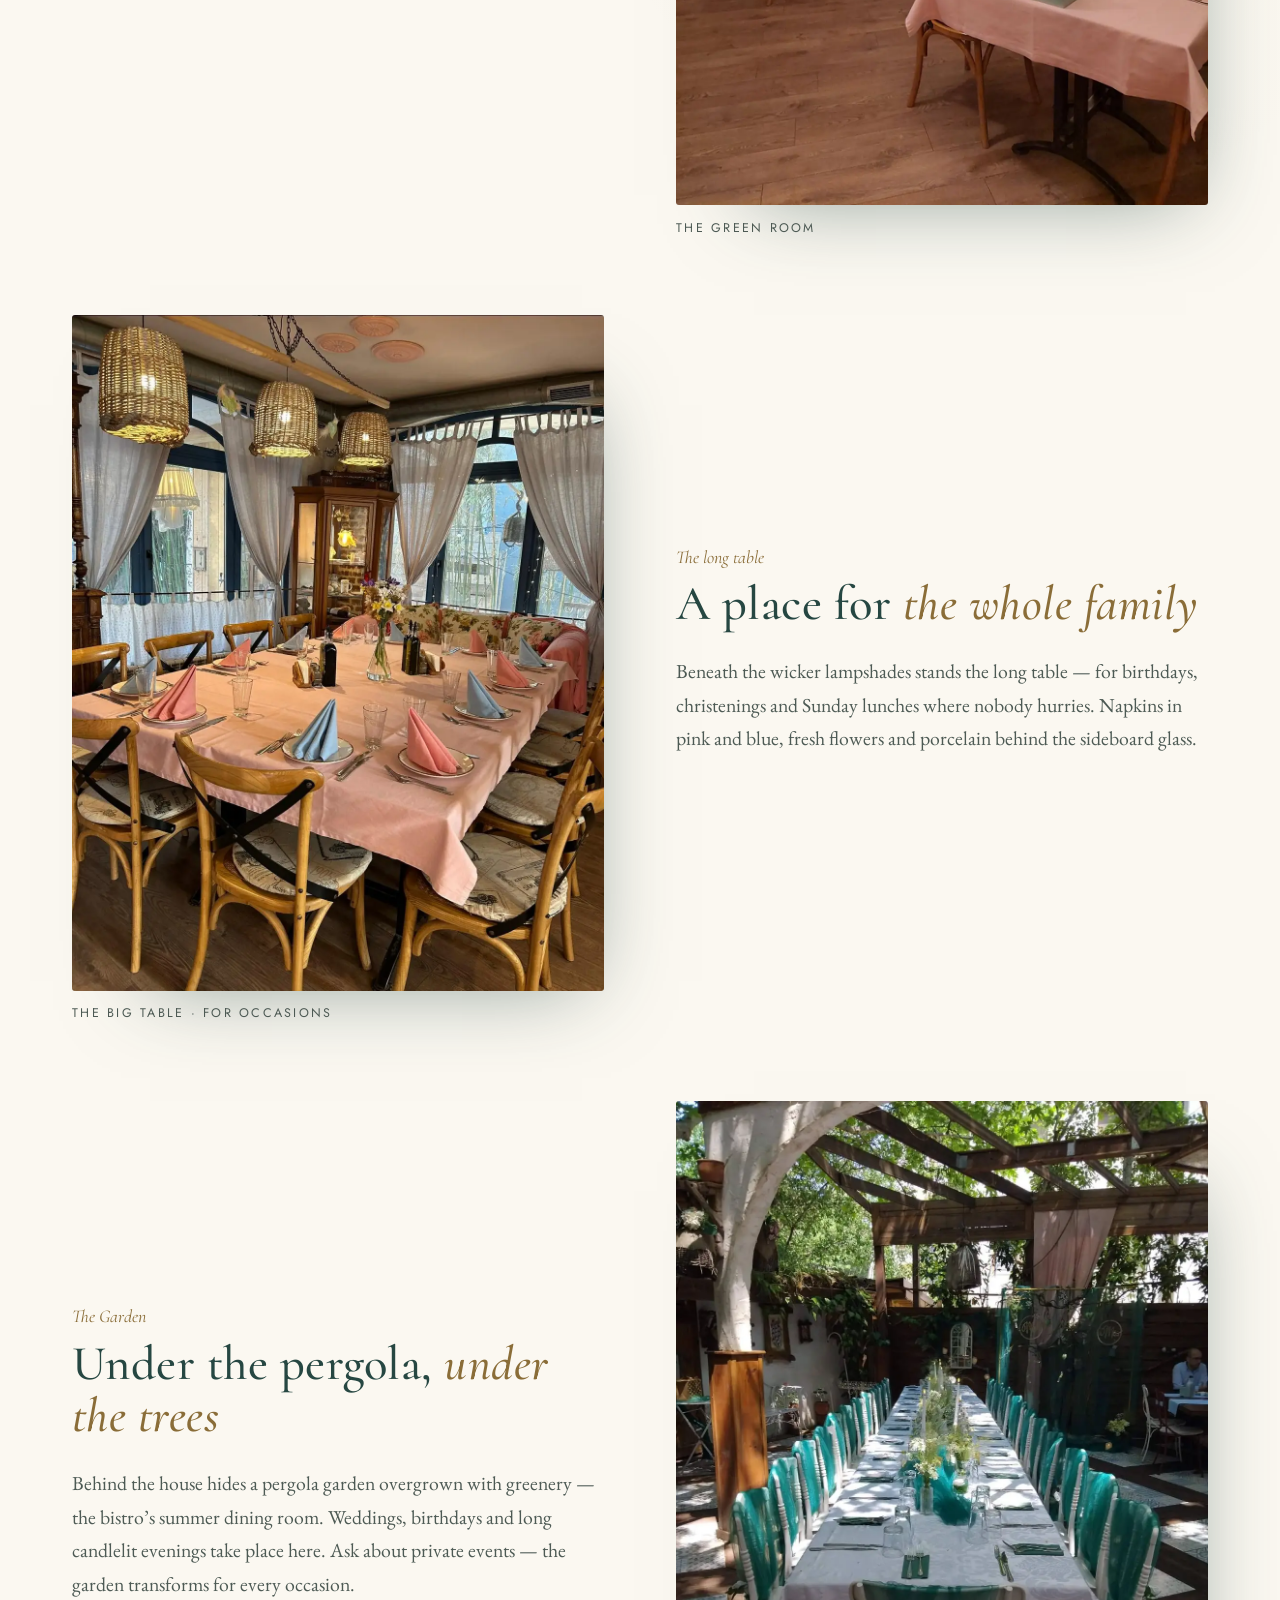
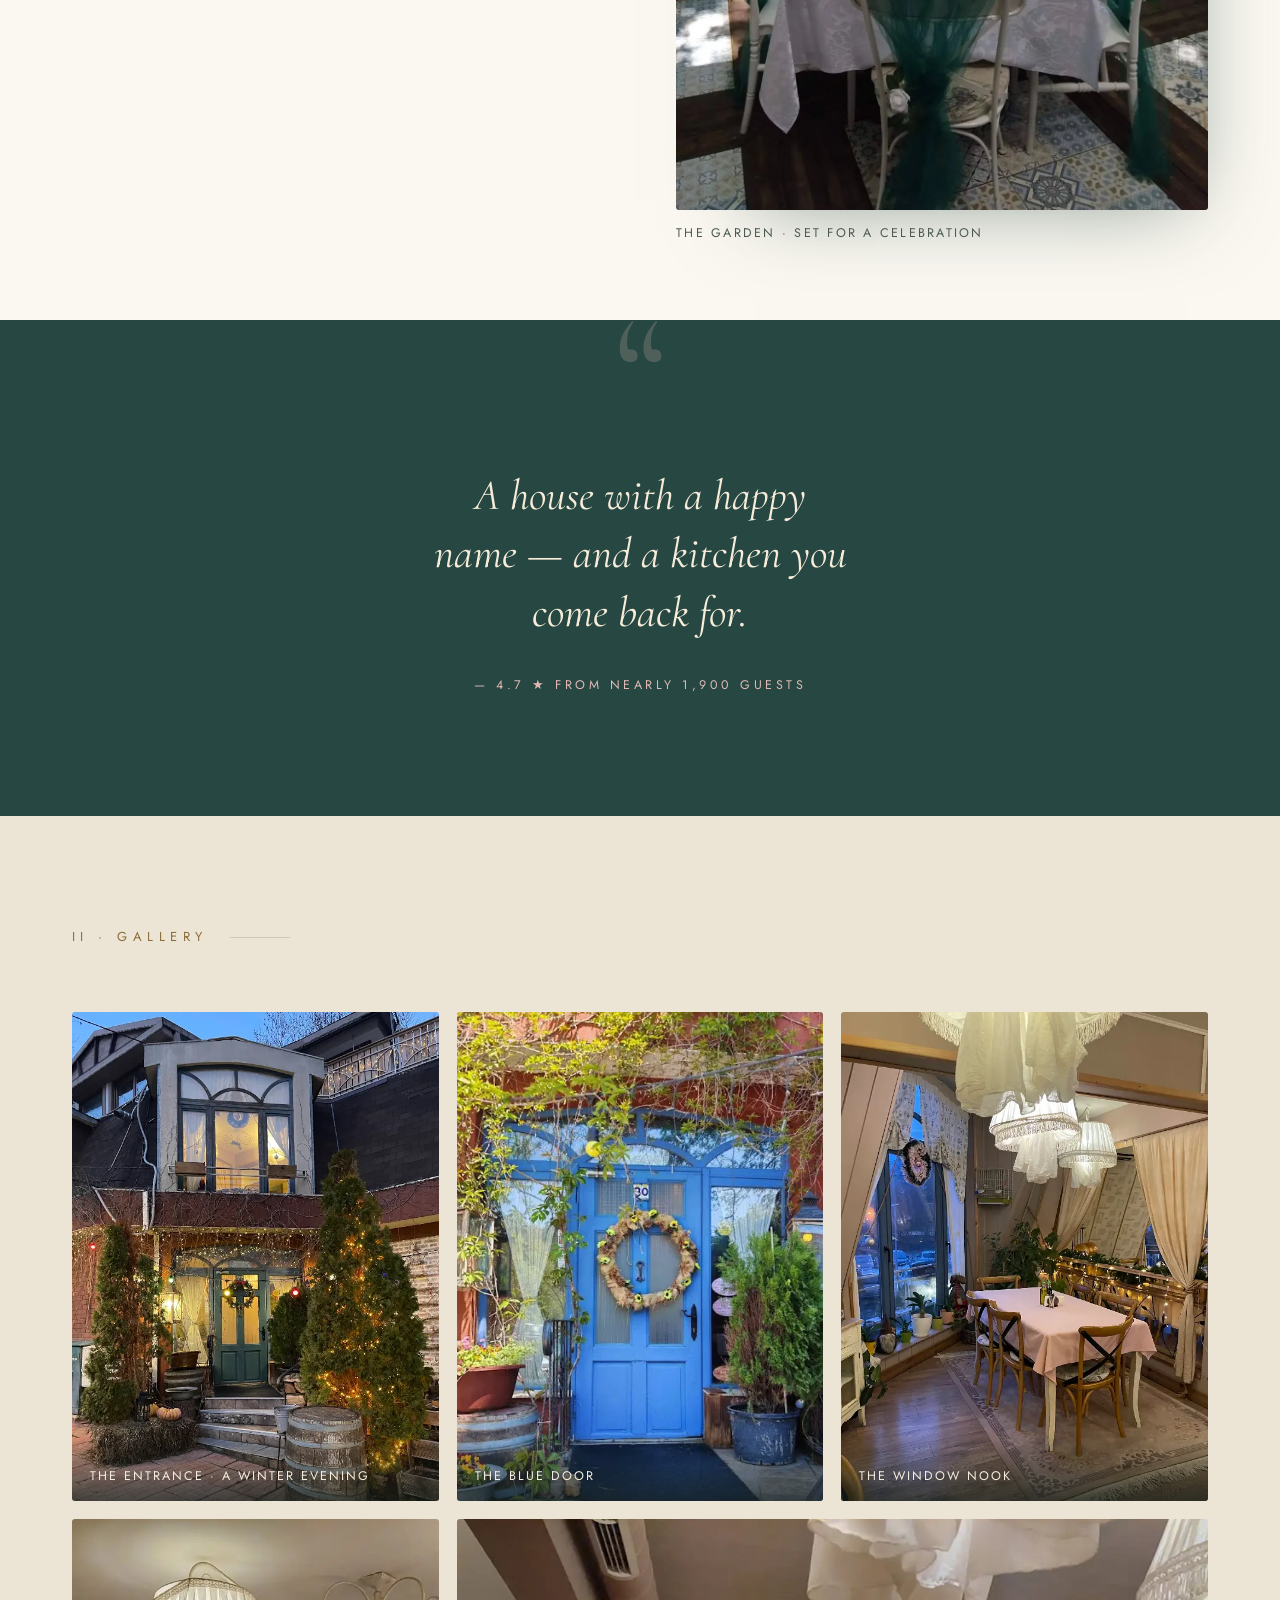
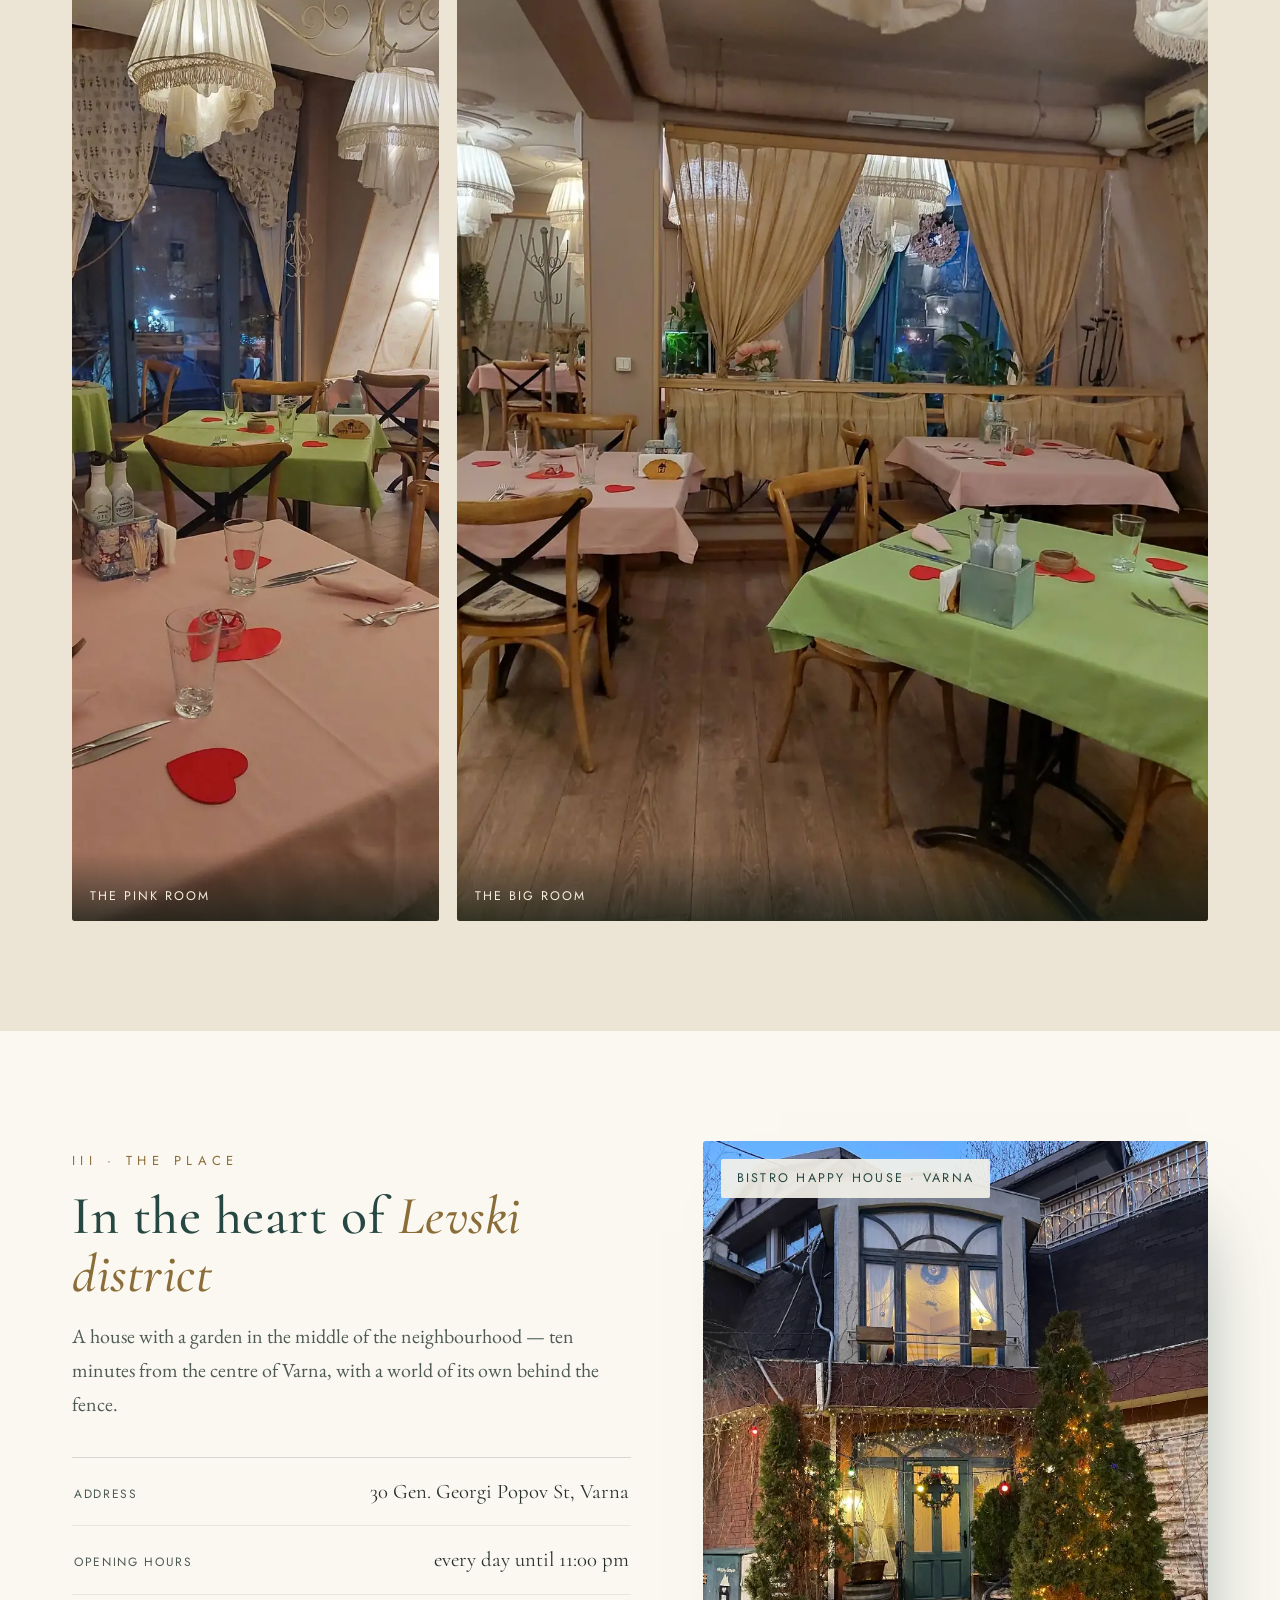
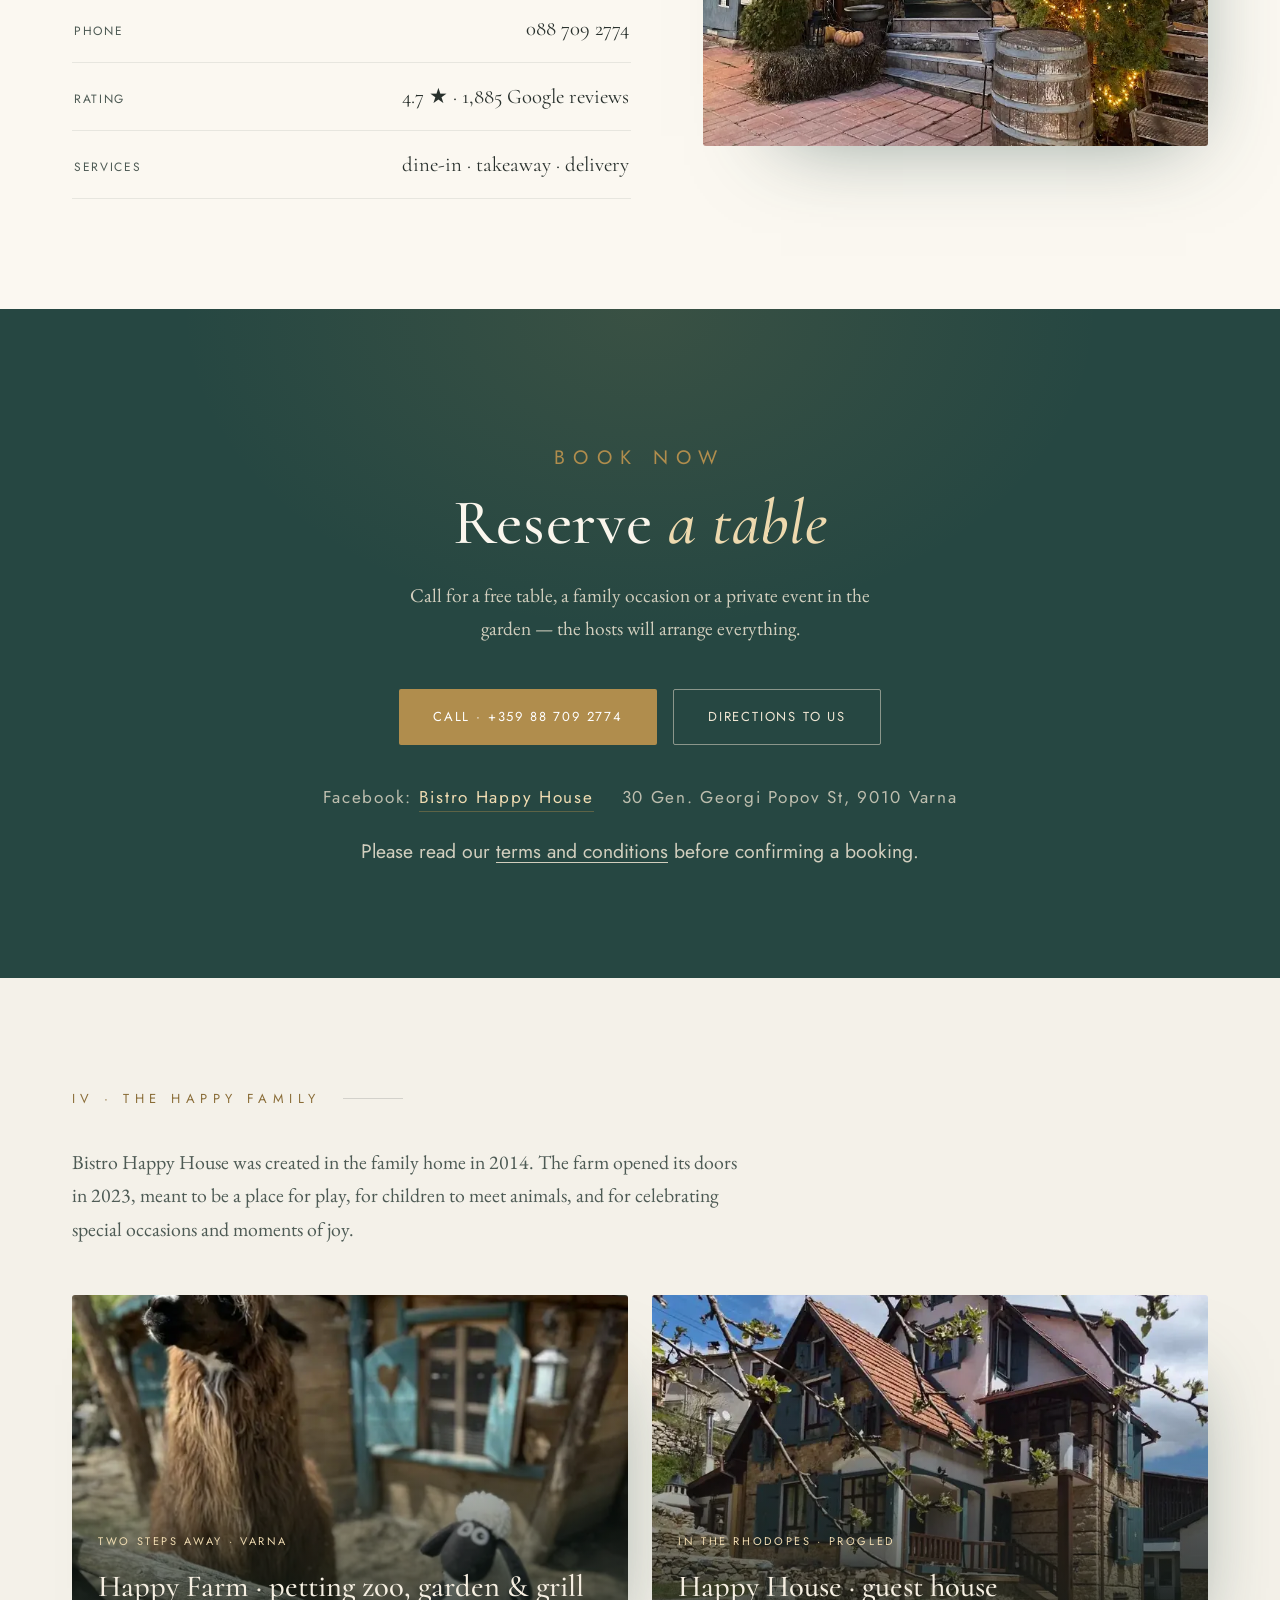
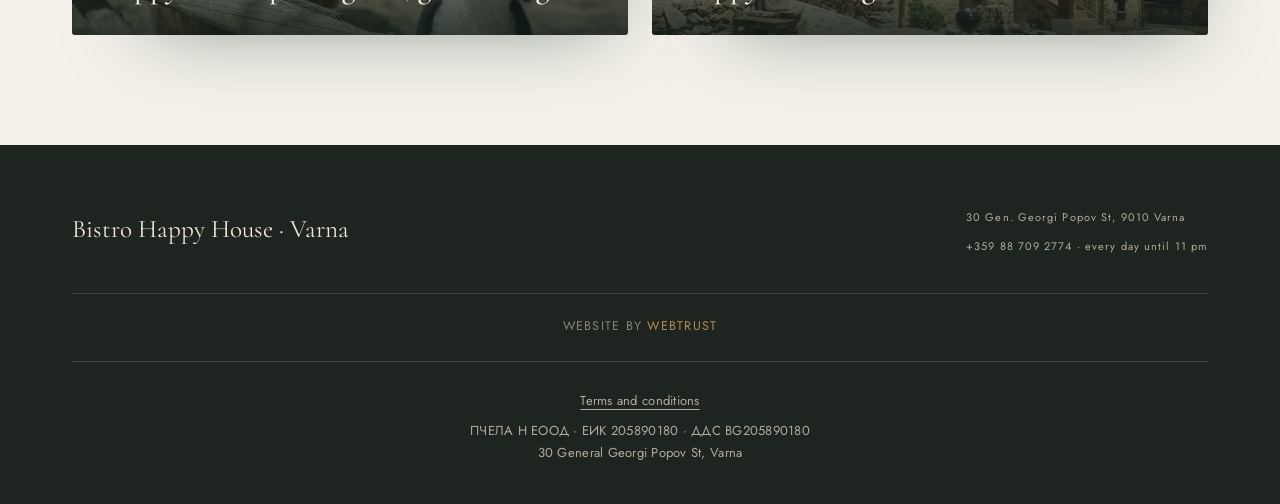
<file: en/bistro.html>
<!DOCTYPE html>
<html lang="en"><head>
<meta charset="UTF-8"><meta name="viewport" content="width=device-width, initial-scale=1.0, viewport-fit=cover">
<meta name="color-scheme" content="light only"><meta name="theme-color" content="#233830">
<title>Bistro Happy House Varna | Restaurant and Garden</title><meta name="description" content="Visit Bistro Happy House at 30 Gen. Georgi Popov Street, Varna. A family restaurant with cosy dining rooms, a garden and private events. Call to book.">
<meta name="robots" content="index,follow,max-image-preview:large">
<link rel="canonical" href="https://www.happyhouseprogled.com/en/bistro">
<link rel="alternate" hreflang="bg" href="https://www.happyhouseprogled.com/bistro">
<link rel="alternate" hreflang="en" href="https://www.happyhouseprogled.com/en/bistro">
<link rel="alternate" hreflang="x-default" href="https://www.happyhouseprogled.com/bistro">
<meta property="og:type" content="website"><meta property="og:site_name" content="Happy House">
<meta property="og:title" content="Bistro Happy House Varna | Restaurant and Garden"><meta property="og:description" content="Visit Bistro Happy House at 30 Gen. Georgi Popov Street, Varna. A family restaurant with cosy dining rooms, a garden and private events. Call to book.">
<meta property="og:url" content="https://www.happyhouseprogled.com/en/bistro"><meta property="og:locale" content="en_GB">
<meta property="og:locale:alternate" content="bg_BG">
<meta property="og:image" content="https://www.happyhouseprogled.com/assets/images/b-facade-e08e3575c6.webp"><meta property="og:image:alt" content="Bistro Happy House Varna | Restaurant and Garden">
<meta name="twitter:card" content="summary_large_image">
<meta name="twitter:title" content="Bistro Happy House Varna | Restaurant and Garden"><meta name="twitter:description" content="Visit Bistro Happy House at 30 Gen. Georgi Popov Street, Varna. A family restaurant with cosy dining rooms, a garden and private events. Call to book.">
<meta name="twitter:image" content="https://www.happyhouseprogled.com/assets/images/b-facade-e08e3575c6.webp">
<link rel="preconnect" href="https://fonts.googleapis.com"><link rel="preconnect" href="https://fonts.gstatic.com" crossorigin>
<link href="https://fonts.googleapis.com/css2?family=Cormorant:ital,wght@0,400;0,500;0,600;1,400;1,500&amp;family=EB+Garamond:ital,wght@0,400;0,500;1,400&amp;family=Jost:wght@300;400;500&amp;display=swap" rel="stylesheet">
<link rel="stylesheet" href="/assets/site-ca2eb3057c.css"><link rel="preload" as="image" href="/assets/images/b-bigtable-54137716d3.webp" fetchpriority="high">
<script>document.documentElement.classList.add('js');</script>
<noscript><style>.suite-panel,.suite-panel.active{display:grid;margin-bottom:48px}.season-content .sc{display:block;margin-bottom:24px}.suite-tabs,.season-switch,.nav-toggle{display:none}.reveal{opacity:1;transform:none}</style></noscript>
<script type="application/ld+json">{"@context": "https://schema.org", "@graph": [{"@type": "Organization", "@id": "https://www.happyhouseprogled.com/#company", "name": "ПЧЕЛА Н ЕООД", "legalName": "ПЧЕЛА Н ЕООД", "taxID": "205890180", "vatID": "BG205890180", "address": {"@type": "PostalAddress", "streetAddress": "ул. Генерал Георги Попов 30", "addressLocality": "Варна", "addressCountry": "BG"}}, {"@type": "WebPage", "@id": "https://www.happyhouseprogled.com/en/bistro#webpage", "url": "https://www.happyhouseprogled.com/en/bistro", "name": "Bistro Happy House Varna | Restaurant and Garden", "description": "Visit Bistro Happy House at 30 Gen. Georgi Popov Street, Varna. A family restaurant with cosy dining rooms, a garden and private events. Call to book.", "inLanguage": "en", "publisher": {"@id": "https://www.happyhouseprogled.com/#company"}, "mainEntity": {"@id": "https://www.happyhouseprogled.com/bistro/#business"}}, {"@type": "Restaurant", "@id": "https://www.happyhouseprogled.com/bistro/#business", "name": "Bistro Happy House", "url": "https://www.happyhouseprogled.com/en/bistro", "image": "https://www.happyhouseprogled.com/assets/images/b-facade-e08e3575c6.webp", "telephone": "+359887092774", "address": {"@type": "PostalAddress", "streetAddress": "ул. Генерал Георги Попов 30", "addressLocality": "Варна", "addressCountry": "BG"}, "parentOrganization": {"@id": "https://www.happyhouseprogled.com/#company"}}]}</script>
<script src="/assets/site-b387ff6ad5.js" defer></script>
</head><body><a class="skip-link" href="#main-content">Skip to content</a><div class="pageview pg-b active" id="page-bistro">
<nav class="nav" id="b-nav">
<a class="nav-brand" href="#b-top"><span class="mark">B</span>Bistro Happy House</a>
<div aria-label="Choose a place" class="fam-switch"><div class="fam-switch-in"><a href="/en"><b>The House</b><small>Progled</small></a><a class="on" href="/en/bistro"><b>The Bistro</b><small>Varna</small></a><a href="/en/farm"><b>The Farm</b><small>Varna</small></a></div></div>
<div class="nav-links" id="b-navToggle-links">
<a href="#b-rooms">The Rooms</a>
<a href="#b-garden">The Garden</a>
<a href="#b-gallery">Gallery</a>
<a href="#b-info">The Place</a>
<a href="#b-family">The Family</a>
</div>
<a class="nav-cta" href="tel:+359887092774">Book a table</a>
<a aria-label="Българска версия" class="lang-toggle" href="/bistro" hreflang="bg" lang="bg">БГ</a>
<button aria-controls="b-navToggle-links" aria-expanded="false" aria-label="Menu" class="nav-toggle" id="b-navToggle"><span></span><span></span><span></span></button>
</nav>
<main id="main-content"><header class="hero" id="b-top">
<div class="hero-bg" id="b-heroBg">
<div aria-hidden="true" class="slide on" style='background-image:url("/assets/images/b-bigtable-54137716d3.webp")'></div>
<div aria-hidden="true" class="slide" data-background="/assets/images/b-hall-teal-92ab1c74ef.webp"></div>
<div aria-hidden="true" class="slide" data-background="/assets/images/b-garden-ed59c72d62.webp"></div>
</div>
<div class="hero-scrim"></div>
<div class="hero-inner wrap">
<h1 class="reveal in d1">Bistro <em>Happy House</em></h1>
<p class="hero-sub reveal in d2">The soul that rose from the sea toward the mountain. Where everyone takes their place, acts from their own centre and becomes a source of togetherness — because strength returns… A new fairytale we are writing.</p>
<div class="hero-meta reveal in d3">
<span class="chip"><b>4,7 ★</b>1,885 reviews</span>
<span class="chip"><b>Restaurant</b>open till 11 pm</span>
<span class="chip"><b>Garden</b>with a pergola</span>
<span class="chip"><b>Takeaway</b>and delivery</span>
</div>
</div>
</header><section class="section story" id="b-rooms">
<div class="wrap">
<div class="section-tag reveal"><span class="num">I · The Atmosphere</span><span class="line"></span></div>
<div class="chapter">
<div class="chapter-text reveal">
<div class="chapter-num">The Rooms</div>
<h2>Rooms <em>with moods</em></h2>
<p>Every room is arranged like a chapter of an old novel — petrol-green walls with fringed chandeliers, dusty-rose rooms with felt hearts on the tables, window nooks with tulle curtains. Sit somewhere different and dinner is different.</p>
</div>
<figure class="chapter-figure reveal d2">
<img alt="The green room at Bistro Happy House — fringed chandeliers and pastel tablecloths" decoding="async" height="1600" loading="lazy" src="/assets/images/b-hall-teal-92ab1c74ef.webp" width="1200"/>
<span class="frame"></span>
<figcaption>The green room</figcaption>
</figure>
</div>
<div class="chapter flip">
<div class="chapter-text reveal">
<div class="chapter-num">The long table</div>
<h2>A place for <em>the whole family</em></h2>
<p>Beneath the wicker lampshades stands the long table — for birthdays, christenings and Sunday lunches where nobody hurries. Napkins in pink and blue, fresh flowers and porcelain behind the sideboard glass.</p>
</div>
<figure class="chapter-figure reveal d2">
<img alt="The long family table under the wicker lampshades" decoding="async" height="1396" loading="lazy" src="/assets/images/b-bigtable-54137716d3.webp" width="1100"/>
<span class="frame"></span>
<figcaption>The big table · for occasions</figcaption>
</figure>
</div>
<div class="chapter" id="b-garden">
<div class="chapter-text reveal">
<div class="chapter-num">The Garden</div>
<h2>Under the pergola, <em>under the trees</em></h2>
<p>Behind the house hides a pergola garden overgrown with greenery — the bistro’s summer dining room. Weddings, birthdays and long candlelit evenings take place here. Ask about private events — the garden transforms for every occasion.</p>
</div>
<figure class="chapter-figure reveal d2">
<img alt="The pergola garden set for a wedding celebration" decoding="async" height="1467" loading="lazy" src="/assets/images/b-garden-ed59c72d62.webp" width="1100"/>
<span class="frame"></span>
<figcaption>The garden · set for a celebration</figcaption>
</figure>
</div>
</div>
</section><section class="quote-band">
<div class="qmark">“</div>
<blockquote>A house with a happy name — and a kitchen you come back for.</blockquote>
<cite>— 4.7 ★ from nearly 1,900 guests</cite>
</section><section class="section gallery" id="b-gallery">
<div class="wrap">
<div class="section-tag reveal"><span class="num">II · Gallery</span><span class="line"></span></div>
<div class="gal-grid">
<figure class="reveal"><img alt="The façade of Bistro Happy House with a green door and Christmas lights" decoding="async" height="817" loading="lazy" src="/assets/images/b-facade-e08e3575c6.webp" width="683"/><figcaption>The entrance · a winter evening</figcaption></figure>
<figure class="reveal d1"><img alt="The blue door with a sunflower wreath" decoding="async" height="828" loading="lazy" src="/assets/images/b-bluedoor-58a18d1d87.webp" width="510"/><figcaption>The blue door</figcaption></figure>
<figure class="reveal d2"><img alt="A window nook with a pink tablecloth" decoding="async" height="824" loading="lazy" src="/assets/images/b-room-window-68b65a3471.webp" width="681"/><figcaption>The window nook</figcaption></figure>
<figure class="reveal"><img alt="A room with pink tablecloths and red hearts" decoding="async" height="1600" loading="lazy" src="/assets/images/b-hall-hearts-86b00d7478.webp" width="1200"/><figcaption>The pink room</figcaption></figure>
<figure class="reveal d1 wide"><img alt="The room with beige curtains and green tables" decoding="async" height="1600" loading="lazy" src="/assets/images/b-hall-beige-fc9086745d.webp" width="1200"/><figcaption>The big room</figcaption></figure>
</div>
</div>
</section><section class="section info" id="b-info">
<div class="wrap info-inner">
<div class="reveal">
<p class="eyebrow">III · The Place</p>
<h2>In the heart of <em>Levski district</em></h2>
<p style="color:var(--ink-soft);margin-top:16px">A house with a garden in the middle of the neighbourhood — ten minutes from the centre of Varna, with a world of its own behind the fence.</p>
<div class="info-list">
<div class="info-item"><span class="k">Address</span><span class="v">30 Gen. Georgi Popov St, Varna</span></div>
<div class="info-item"><span class="k">Opening hours</span><span class="v">every day until 11:00 pm</span></div>
<div class="info-item"><span class="k">Phone</span><span class="v"><a href="tel:+359887092774" style="text-decoration:none">088 709 2774</a></span></div>
<div class="info-item"><span class="k">Rating</span><span class="v">4.7 ★ · 1,885 Google reviews</span></div>
<div class="info-item"><span class="k">Services</span><span class="v">dine-in · takeaway · delivery</span></div>
</div>
</div>
<div class="info-figure reveal d2">
<img alt="Bistro Happy House — the façade at dusk" decoding="async" height="817" loading="lazy" src="/assets/images/b-facade-e08e3575c6.webp" width="683"/>
<div class="pin">Bistro Happy House · Varna</div>
</div>
</div>
</section><section class="section booking">
<div class="wrap">
<p class="eyebrow reveal" style="color:var(--brass)">Book now</p>
<h2 class="reveal d1">Reserve <em>a table</em></h2>
<p class="reveal d2">Call for a free table, a family occasion or a private event in the garden — the hosts will arrange everything.</p>
<div class="booking-actions reveal d2">
<a class="btn btn-primary" href="tel:+359887092774">Call · +359 88 709 2774</a>
<a class="btn btn-ghost" href="https://maps.google.com/?q=Bistro+Happy+House+Varna" rel="noopener" target="_blank">Directions to us</a>
</div>
<div class="booking-contacts reveal d3">
<span>Facebook: <a href="https://m.facebook.com" rel="noopener" target="_blank">Bistro Happy House</a></span>
<span>30 Gen. Georgi Popov St, 9010 Varna</span>
</div>
<p class="terms-note">Please read our <a href="/en/terms">terms and conditions</a> before confirming a booking.</p></div>
</section><section class="section family" id="b-family">
<div class="wrap">
<div class="section-tag reveal"><span class="num">IV · The Happy Family</span><span class="line"></span></div>
<p class="fam-lead reveal">Bistro Happy House was created in the family home in 2014. The farm opened its doors in 2023, meant to be a place for play, for children to meet animals, and for celebrating special occasions and moments of joy.</p>
<div class="family-grid">
<a class="family-card reveal" href="/en/farm">
<img alt="Rosko the alpaca from Happy Farm Varna" decoding="async" height="1013" loading="lazy" src="/assets/images/t-farm-b0040f12c8.webp" width="760"/>
<span class="veil"></span>
<span class="txt"><small>Two steps away · Varna</small><strong>Happy Farm · petting zoo, garden &amp; grill</strong></span>
</a>
<a class="family-card reveal d1" href="/en">
<img alt="Happy House Progled — a guest house in the Rhodopes" decoding="async" height="761" loading="lazy" src="/assets/images/t-progled-9c72f0e8a8.webp" width="760"/>
<span class="veil"></span>
<span class="txt"><small>In the Rhodopes · Progled</small><strong>Happy House · guest house</strong></span>
</a>
</div>
</div>
</section></main>






<footer class="footer">
<div class="wrap">
<div class="footer-inner">
<div class="footer-brand">Bistro Happy House · Varna</div>
<div><small>30 Gen. Georgi Popov St, 9010 Varna<br/>+359 88 709 2774 · every day until 11 pm</small></div>
</div>
<div class="credit">Website by <a href="https://mywebtrust.com" rel="noopener" target="_blank">WebTrust</a></div>
<div class="legal-footer"><a href="/en/terms">Terms and conditions</a><br/>ПЧЕЛА Н ЕООД · ЕИК 205890180 · ДДС BG205890180<br/>30 General Georgi Popov St, Varna</div></div>
</footer>
<div class="sticky-cta">
<a class="s-call" href="tel:+359887092774">Call us</a>
<a class="s-book" href="https://maps.google.com/?q=Bistro+Happy+House+Varna">Directions</a>
</div>
</div></body>
</html>
</file>
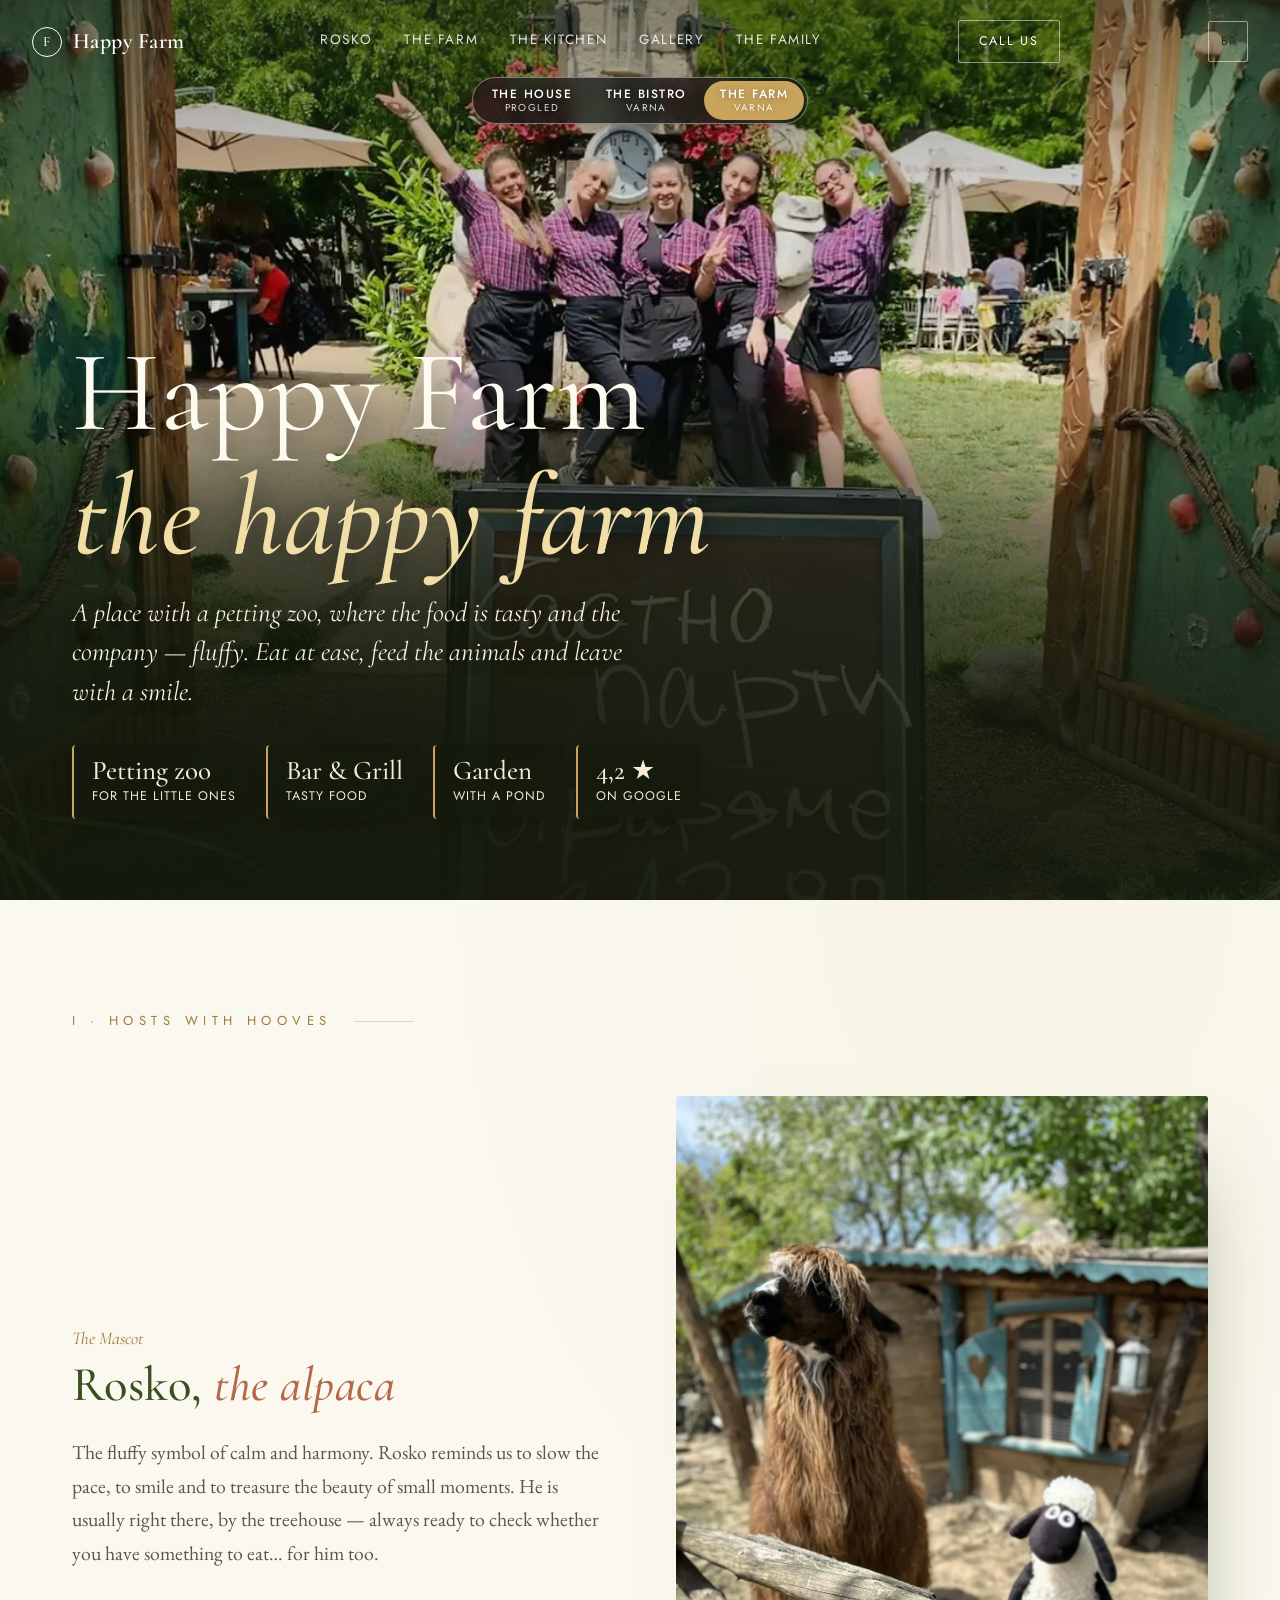
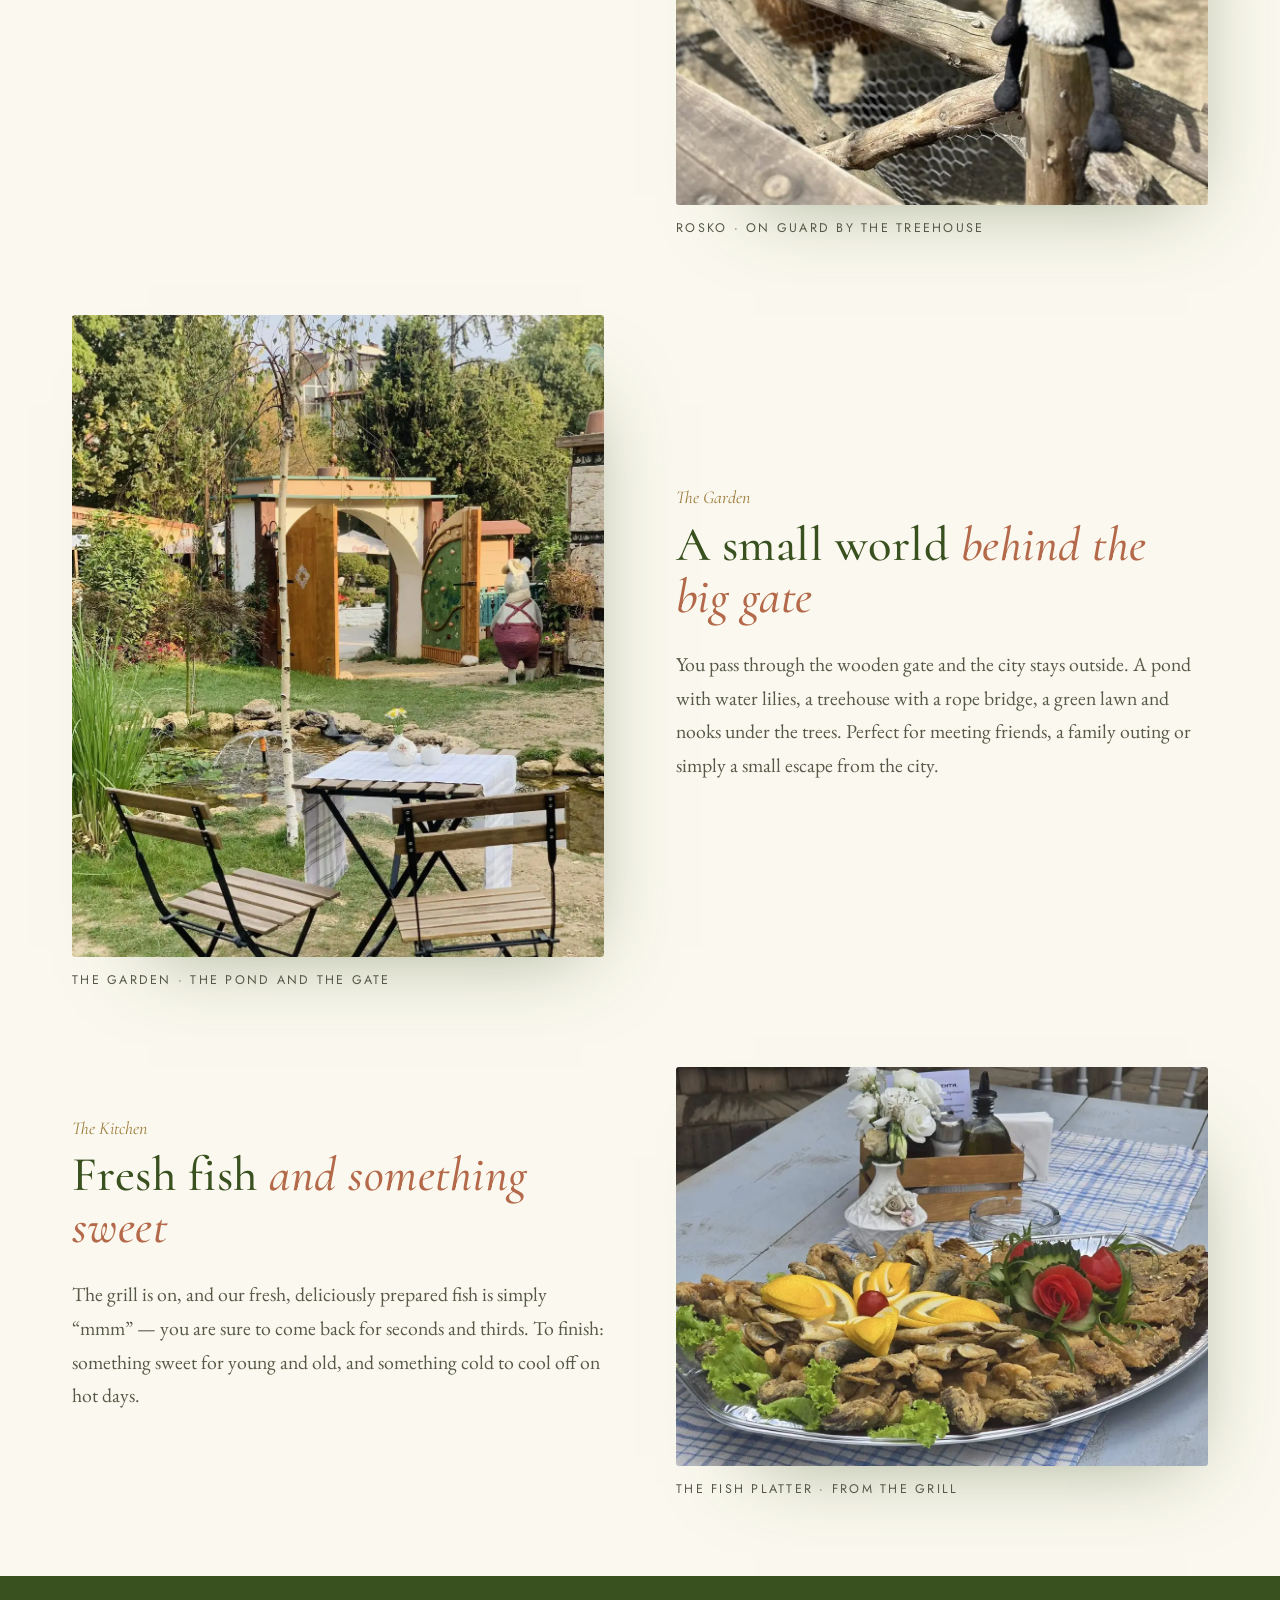
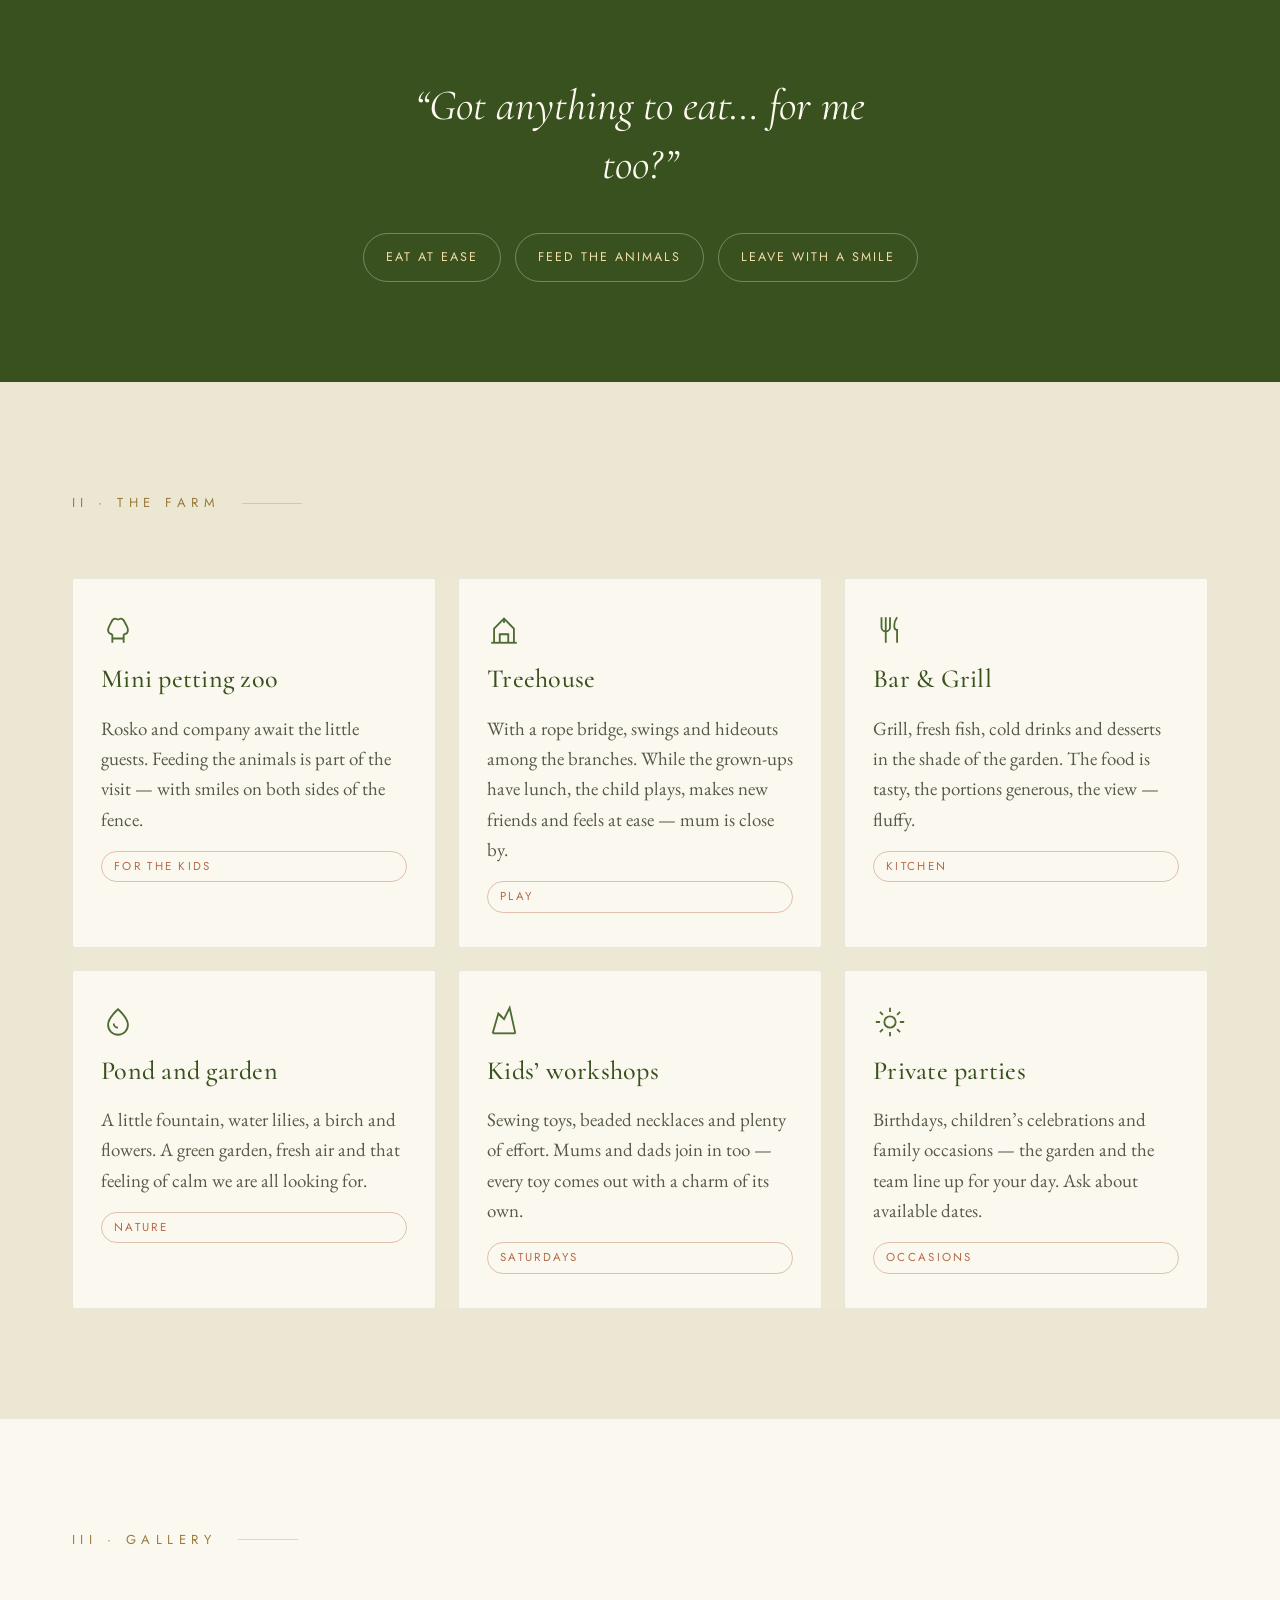
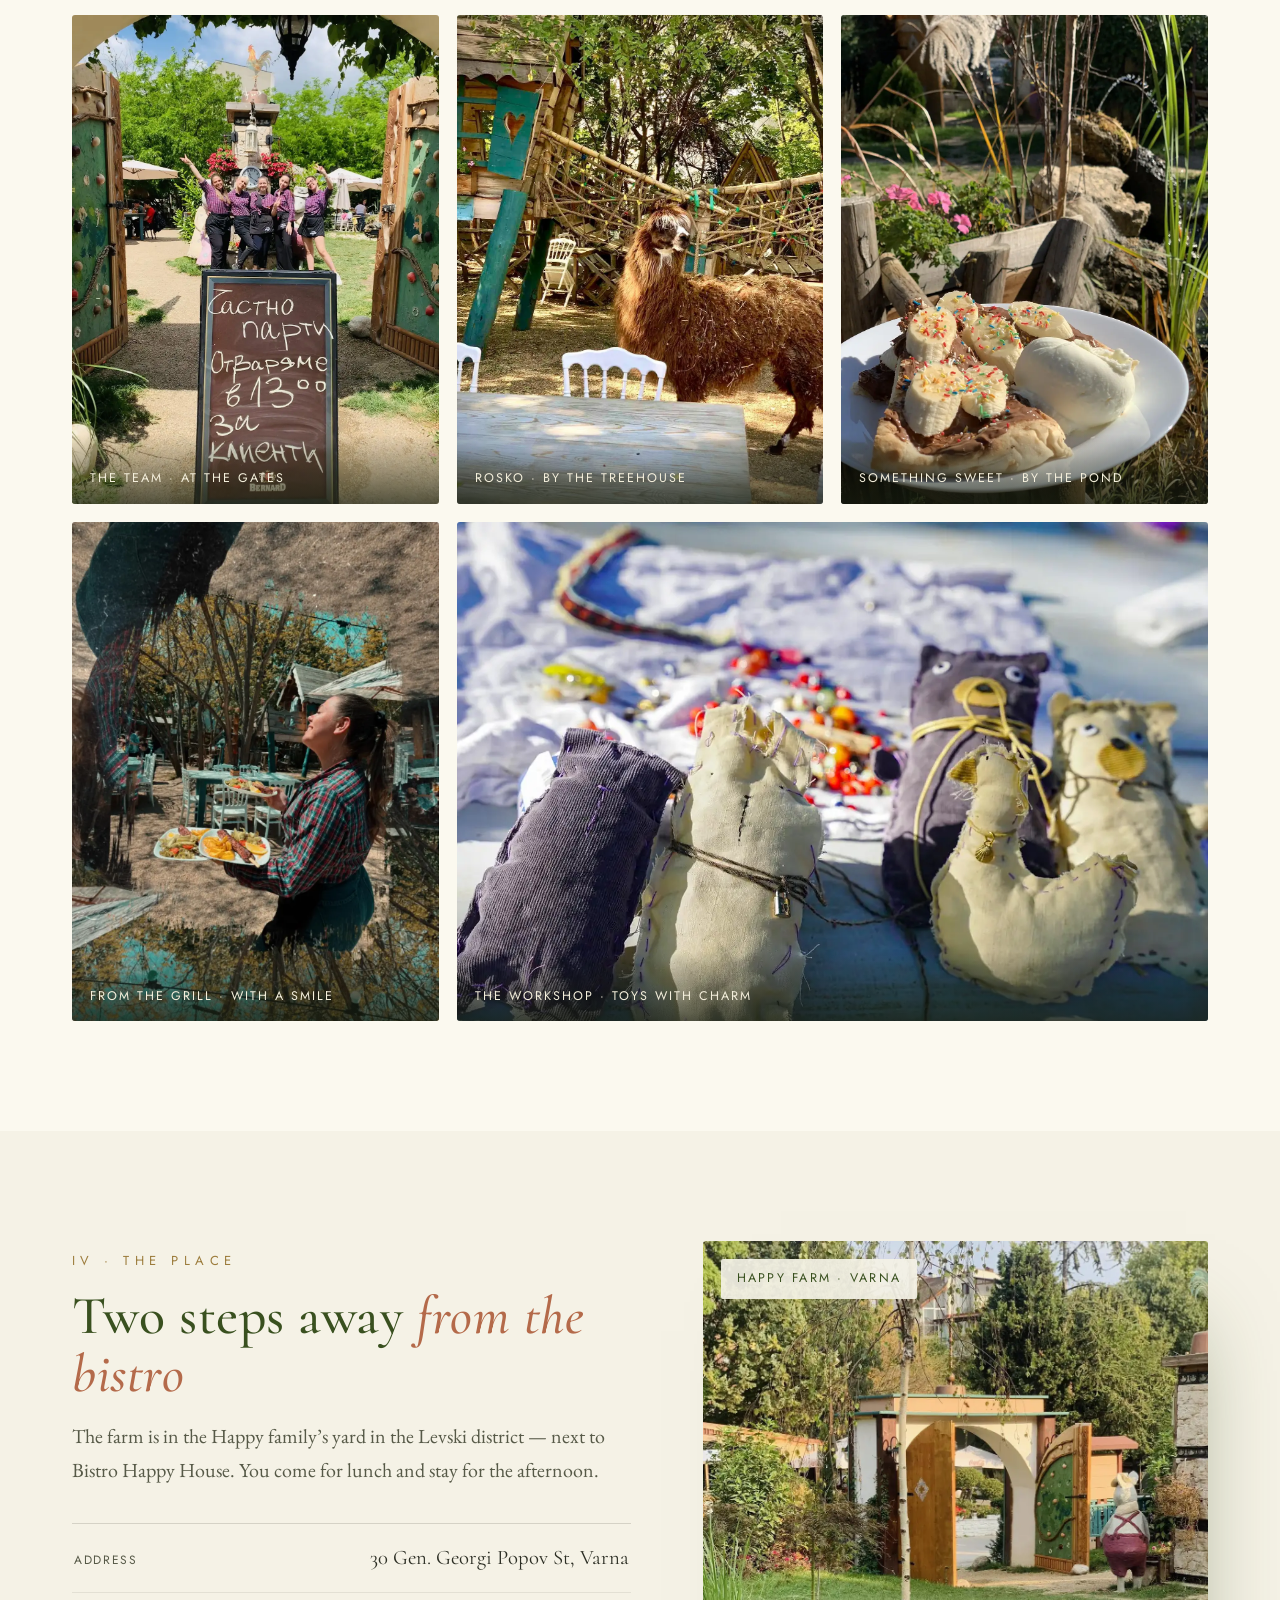
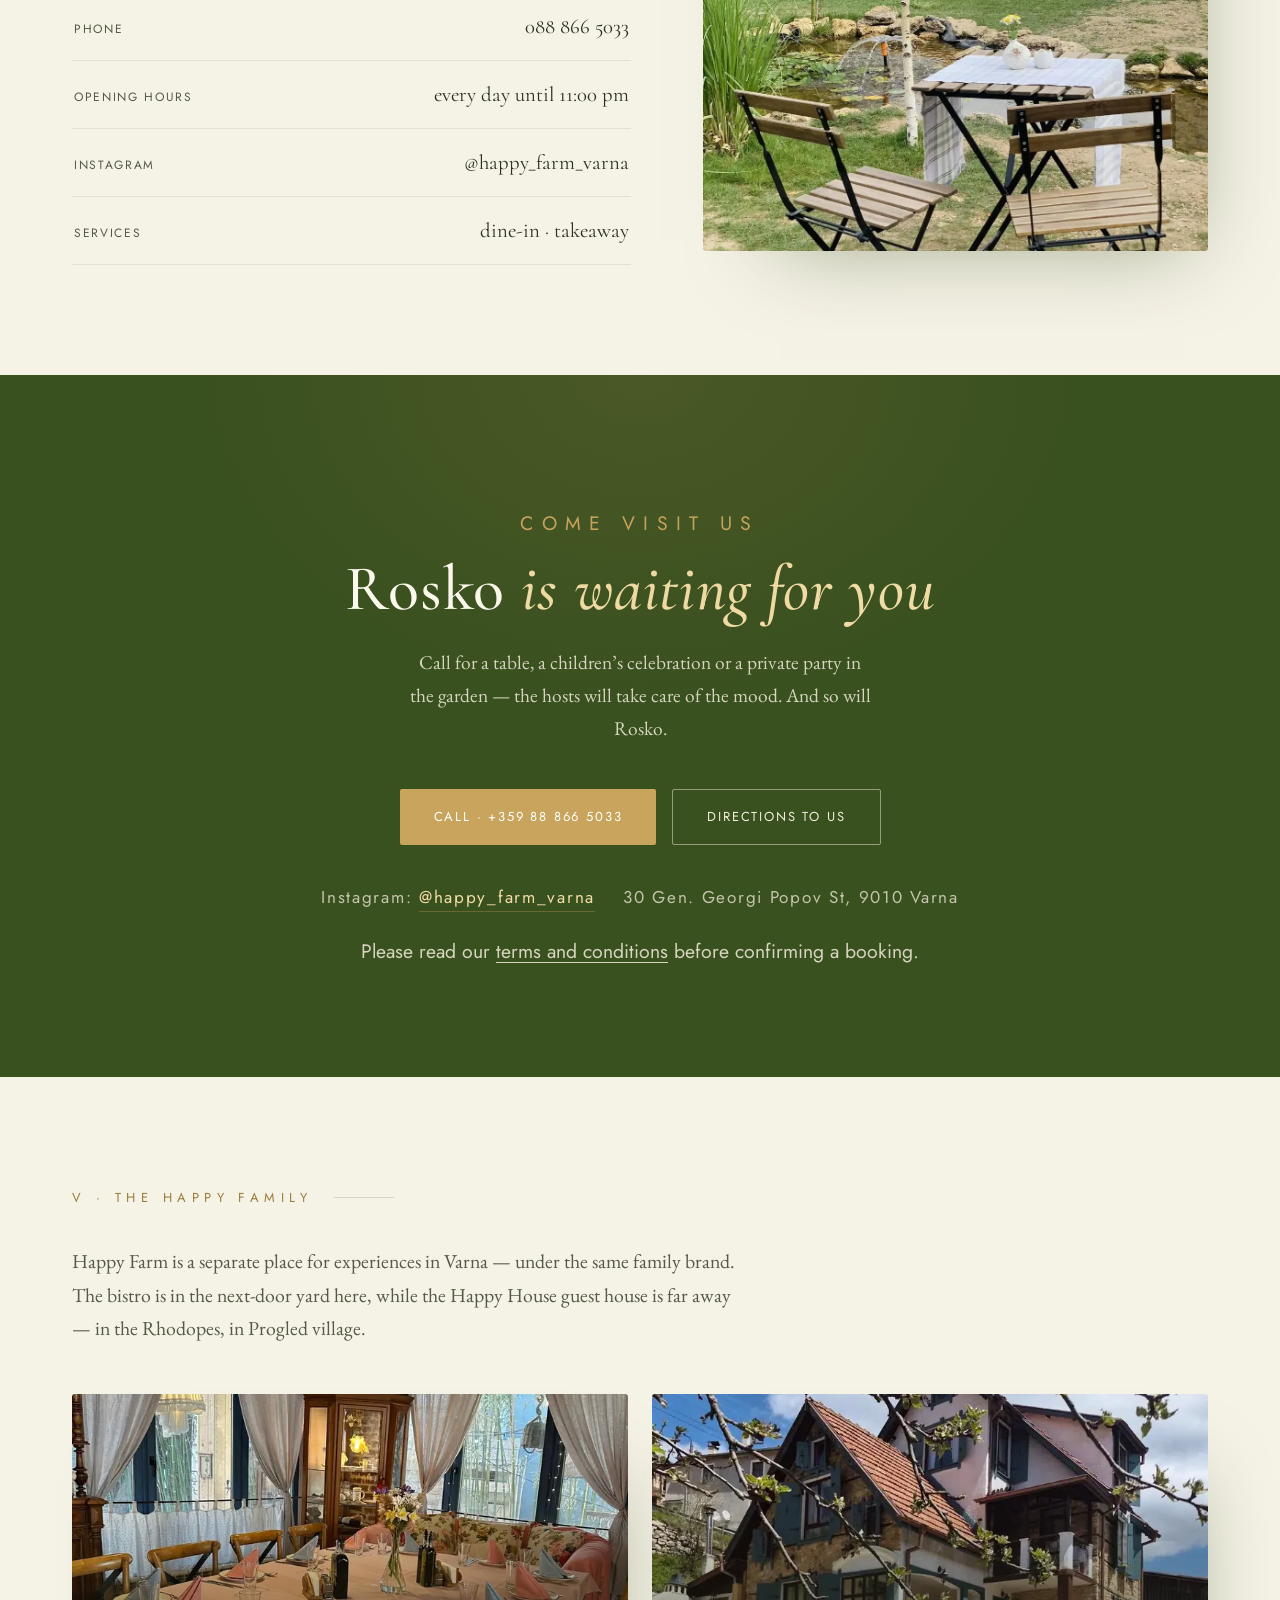
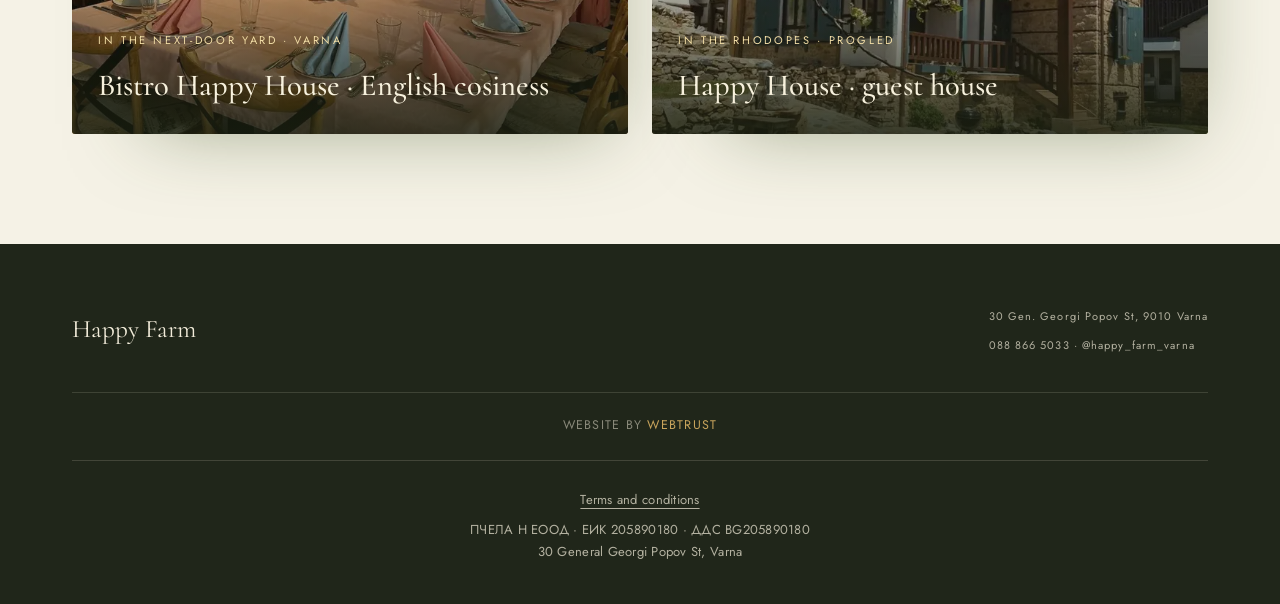
<file: en/farm.html>
<!DOCTYPE html>
<html lang="en"><head>
<meta charset="UTF-8"><meta name="viewport" content="width=device-width, initial-scale=1.0, viewport-fit=cover">
<meta name="color-scheme" content="light only"><meta name="theme-color" content="#233830">
<title>Happy Farm Varna | Animals, Garden and Bar &amp; Grill</title><meta name="description" content="Discover Happy Farm Varna: a Bar &amp; Grill with a garden, animal corner, Rosko the alpaca and a treehouse. Family visits and private celebrations. Contact us.">
<meta name="robots" content="index,follow,max-image-preview:large">
<link rel="canonical" href="https://www.happyhouseprogled.com/en/farm">
<link rel="alternate" hreflang="bg" href="https://www.happyhouseprogled.com/farm">
<link rel="alternate" hreflang="en" href="https://www.happyhouseprogled.com/en/farm">
<link rel="alternate" hreflang="x-default" href="https://www.happyhouseprogled.com/farm">
<meta property="og:type" content="website"><meta property="og:site_name" content="Happy House">
<meta property="og:title" content="Happy Farm Varna | Animals, Garden and Bar &amp; Grill"><meta property="og:description" content="Discover Happy Farm Varna: a Bar &amp; Grill with a garden, animal corner, Rosko the alpaca and a treehouse. Family visits and private celebrations. Contact us.">
<meta property="og:url" content="https://www.happyhouseprogled.com/en/farm"><meta property="og:locale" content="en_GB">
<meta property="og:locale:alternate" content="bg_BG">
<meta property="og:image" content="https://www.happyhouseprogled.com/assets/images/f-garden-gate-cc4175df6f.webp"><meta property="og:image:alt" content="Happy Farm Varna | Animals, Garden and Bar &amp; Grill">
<meta name="twitter:card" content="summary_large_image">
<meta name="twitter:title" content="Happy Farm Varna | Animals, Garden and Bar &amp; Grill"><meta name="twitter:description" content="Discover Happy Farm Varna: a Bar &amp; Grill with a garden, animal corner, Rosko the alpaca and a treehouse. Family visits and private celebrations. Contact us.">
<meta name="twitter:image" content="https://www.happyhouseprogled.com/assets/images/f-garden-gate-cc4175df6f.webp">
<link rel="preconnect" href="https://fonts.googleapis.com"><link rel="preconnect" href="https://fonts.gstatic.com" crossorigin>
<link href="https://fonts.googleapis.com/css2?family=Cormorant:ital,wght@0,400;0,500;0,600;1,400;1,500&amp;family=EB+Garamond:ital,wght@0,400;0,500;1,400&amp;family=Jost:wght@300;400;500&amp;display=swap" rel="stylesheet">
<link rel="stylesheet" href="/assets/site-ca2eb3057c.css"><link rel="preload" as="image" href="/assets/images/f-gates-team-9340e06ab7.webp" fetchpriority="high">
<script>document.documentElement.classList.add('js');</script>
<noscript><style>.suite-panel,.suite-panel.active{display:grid;margin-bottom:48px}.season-content .sc{display:block;margin-bottom:24px}.suite-tabs,.season-switch,.nav-toggle{display:none}.reveal{opacity:1;transform:none}</style></noscript>
<script type="application/ld+json">{"@context": "https://schema.org", "@graph": [{"@type": "Organization", "@id": "https://www.happyhouseprogled.com/#company", "name": "ПЧЕЛА Н ЕООД", "legalName": "ПЧЕЛА Н ЕООД", "taxID": "205890180", "vatID": "BG205890180", "address": {"@type": "PostalAddress", "streetAddress": "ул. Генерал Георги Попов 30", "addressLocality": "Варна", "addressCountry": "BG"}}, {"@type": "WebPage", "@id": "https://www.happyhouseprogled.com/en/farm#webpage", "url": "https://www.happyhouseprogled.com/en/farm", "name": "Happy Farm Varna | Animals, Garden and Bar & Grill", "description": "Discover Happy Farm Varna: a Bar & Grill with a garden, animal corner, Rosko the alpaca and a treehouse. Family visits and private celebrations. Contact us.", "inLanguage": "en", "publisher": {"@id": "https://www.happyhouseprogled.com/#company"}, "mainEntity": {"@id": "https://www.happyhouseprogled.com/farm/#business"}}, {"@type": "Restaurant", "@id": "https://www.happyhouseprogled.com/farm/#business", "name": "Happy Farm Varna", "url": "https://www.happyhouseprogled.com/en/farm", "image": "https://www.happyhouseprogled.com/assets/images/f-garden-gate-cc4175df6f.webp", "telephone": "+359888665033", "address": {"@type": "PostalAddress", "streetAddress": "ул. Генерал Георги Попов 30", "addressLocality": "Варна", "addressCountry": "BG"}, "parentOrganization": {"@id": "https://www.happyhouseprogled.com/#company"}}]}</script>
<script src="/assets/site-b387ff6ad5.js" defer></script>
</head><body><a class="skip-link" href="#main-content">Skip to content</a><div class="pageview pg-f active" id="page-farm">
<nav class="nav" id="f-nav">
<a class="nav-brand" href="#f-top"><span class="mark">F</span>Happy Farm</a>
<div aria-label="Choose a place" class="fam-switch"><div class="fam-switch-in"><a href="/en"><b>The House</b><small>Progled</small></a><a href="/en/bistro"><b>The Bistro</b><small>Varna</small></a><a class="on" href="/en/farm"><b>The Farm</b><small>Varna</small></a></div></div>
<div class="nav-links" id="f-navToggle-links">
<a href="#f-rosko">Rosko</a>
<a href="#f-experience">The Farm</a>
<a href="#f-kitchen">The Kitchen</a>
<a href="#f-gallery">Gallery</a>
<a href="#f-family">The Family</a>
</div>
<a class="nav-cta" href="tel:+359888665033">Call us</a>
<a aria-label="Българска версия" class="lang-toggle" href="/farm" hreflang="bg" lang="bg">БГ</a>
<button aria-controls="f-navToggle-links" aria-expanded="false" aria-label="Menu" class="nav-toggle" id="f-navToggle"><span></span><span></span><span></span></button>
</nav>
<main id="main-content"><header class="hero" id="f-top">
<div class="hero-bg" id="f-heroBg">
<div aria-hidden="true" class="slide on" style='background-image:url("/assets/images/f-gates-team-9340e06ab7.webp")'></div>
<div aria-hidden="true" class="slide" data-background="/assets/images/f-garden-gate-cc4175df6f.webp"></div>
<div aria-hidden="true" class="slide" data-background="/assets/images/f-rosko-tree-a3b2916b04.webp"></div>
</div>
<div class="hero-scrim"></div>
<div class="hero-inner wrap">
<h1 class="reveal in d1">Happy Farm<br/><em>the happy farm</em></h1>
<p class="hero-sub reveal in d2">A place with a petting zoo, where the food is tasty and the company — fluffy. Eat at ease, feed the animals and leave with a smile.</p>
<div class="hero-meta reveal in d3">
<span class="chip"><b>Petting zoo</b>for the little ones</span>
<span class="chip"><b>Bar &amp; Grill</b>tasty food</span>
<span class="chip"><b>Garden</b>with a pond</span>
<span class="chip"><b>4,2 ★</b>on Google</span>
</div>
</div>
</header><section class="section story" id="f-rosko">
<div class="wrap">
<div class="section-tag reveal"><span class="num">I · Hosts with Hooves</span><span class="line"></span></div>
<div class="chapter">
<div class="chapter-text reveal">
<div class="chapter-num">The Mascot</div>
<h2>Rosko, <em>the alpaca</em></h2>
<p>The fluffy symbol of calm and harmony. Rosko reminds us to slow the pace, to smile and to treasure the beauty of small moments. He is usually right there, by the treehouse — always ready to check whether you have something to eat… for him too.</p>
</div>
<figure class="chapter-figure reveal d2">
<img alt="Rosko — the Happy Farm alpaca, in front of the blue hut" decoding="async" height="1600" loading="lazy" src="/assets/images/f-rosko-shaun-cb5dbd3c87.webp" width="1200"/>
<span class="frame"></span>
<figcaption>Rosko · on guard by the treehouse</figcaption>
</figure>
</div>
<div class="chapter flip">
<div class="chapter-text reveal">
<div class="chapter-num">The Garden</div>
<h2>A small world <em>behind the big gate</em></h2>
<p>You pass through the wooden gate and the city stays outside. A pond with water lilies, a treehouse with a rope bridge, a green lawn and nooks under the trees. Perfect for meeting friends, a family outing or simply a small escape from the city.</p>
</div>
<figure class="chapter-figure reveal d2">
<img alt="The Happy Farm garden — a pond with a fountain and the fairytale gate" decoding="async" height="1327" loading="lazy" src="/assets/images/f-garden-gate-cc4175df6f.webp" width="1100"/>
<span class="frame"></span>
<figcaption>The garden · the pond and the gate</figcaption>
</figure>
</div>
<div class="chapter" id="f-kitchen">
<div class="chapter-text reveal">
<div class="chapter-num">The Kitchen</div>
<h2>Fresh fish <em>and something sweet</em></h2>
<p>The grill is on, and our fresh, deliciously prepared fish is simply “mmm” — you are sure to come back for seconds and thirds. To finish: something sweet for young and old, and something cold to cool off on hot days.</p>
</div>
<figure class="chapter-figure reveal d2">
<img alt="A platter of fresh fried fish, garnished with lemon and a tomato rose" decoding="async" height="975" loading="lazy" src="/assets/images/f-fish-6b2fbf7d23.webp" width="1300"/>
<span class="frame"></span>
<figcaption>The fish platter · from the grill</figcaption>
</figure>
</div>
</div>
</section><section class="rules">
<div class="wrap">
<blockquote class="reveal">“Got anything to eat… for me too?”</blockquote>
<div class="rules-steps reveal d1">
<span>Eat at ease</span>
<span>Feed the animals</span>
<span>Leave with a smile</span>
</div>
</div>
</section><section class="section experience" id="f-experience">
<div class="wrap">
<div class="section-tag reveal"><span class="num">II · The Farm</span><span class="line"></span></div>
<div class="exp-grid">
<div class="exp-card reveal">
<svg class="ic" fill="none" stroke="currentColor" stroke-width="1.3" viewbox="0 0 24 24"><path d="M8 15c-2 0-3-1.5-3-3s1-3 2-5c.6-1.2 1-3 3-3 1 0 1.5.7 2 .7s1-.7 2-.7c2 0 2.4 1.8 3 3 1 2 2 3 2 5s-1 3-3 3"></path><path d="M8 15v6M16 15v6M8 18h8"></path></svg>
<h3>Mini petting zoo</h3>
<p>Rosko and company await the little guests. Feeding the animals is part of the visit — with smiles on both sides of the fence.</p>
<span class="tag">For the kids</span>
</div>
<div class="exp-card reveal d1">
<svg class="ic" fill="none" stroke="currentColor" stroke-width="1.3" viewbox="0 0 24 24"><path d="M3 21h18"></path><path d="M5 21V11l7-7 7 7v10"></path><path d="M9 21v-6h6v6"></path><path d="M12 4v3"></path></svg>
<h3>Treehouse</h3>
<p>With a rope bridge, swings and hideouts among the branches. While the grown-ups have lunch, the child plays, makes new friends and feels at ease — mum is close by.</p>
<span class="tag">Play</span>
</div>
<div class="exp-card reveal d2">
<svg class="ic" fill="none" stroke="currentColor" stroke-width="1.3" viewbox="0 0 24 24"><path d="M6 3v7a3 3 0 0 0 6 0V3"></path><path d="M9 3v18"></path><path d="M17 3c-1.5 2-2 4-2 6 0 2 .8 3 2 3v9"></path></svg>
<h3>Bar &amp; Grill</h3>
<p>Grill, fresh fish, cold drinks and desserts in the shade of the garden. The food is tasty, the portions generous, the view — fluffy.</p>
<span class="tag">Kitchen</span>
</div>
<div class="exp-card reveal">
<svg class="ic" fill="none" stroke="currentColor" stroke-width="1.3" viewbox="0 0 24 24"><path d="M12 21c-4 0-7-3-7-7 0-5 7-11 7-11s7 6 7 11c0 4-3 7-7 7z"></path><path d="M9 13a3 3 0 0 0 3 3"></path></svg>
<h3>Pond and garden</h3>
<p>A little fountain, water lilies, a birch and flowers. A green garden, fresh air and that feeling of calm we are all looking for.</p>
<span class="tag">Nature</span>
</div>
<div class="exp-card reveal d1">
<svg class="ic" fill="none" stroke="currentColor" stroke-width="1.3" viewbox="0 0 24 24"><path d="M4 20l4-14 4 4 4-8 4 18"></path><path d="M4 20h16"></path><circle cx="12" cy="10" r="0"></circle><path d="M9 7l1.5 1.5"></path></svg>
<h3>Kids’ workshops</h3>
<p>Sewing toys, beaded necklaces and plenty of effort. Mums and dads join in too — every toy comes out with a charm of its own.</p>
<span class="tag">Saturdays</span>
</div>
<div class="exp-card reveal d2">
<svg class="ic" fill="none" stroke="currentColor" stroke-width="1.3" viewbox="0 0 24 24"><circle cx="12" cy="12" r="4"></circle><path d="M12 2v3M12 19v3M2 12h3M19 12h3M4.9 4.9l2.1 2.1M17 17l2.1 2.1M19.1 4.9L17 7M7 17l-2.1 2.1"></path></svg>
<h3>Private parties</h3>
<p>Birthdays, children’s celebrations and family occasions — the garden and the team line up for your day. Ask about available dates.</p>
<span class="tag">Occasions</span>
</div>
</div>
</div>
</section><section class="section gallery" id="f-gallery">
<div class="wrap">
<div class="section-tag reveal"><span class="num">III · Gallery</span><span class="line"></span></div>
<div class="gal-grid">
<figure class="reveal"><img alt="The Happy Farm team in front of the fairytale gate" decoding="async" height="1467" loading="lazy" src="/assets/images/f-gates-team-9340e06ab7.webp" width="1100"/><figcaption>The team · at the gates</figcaption></figure>
<figure class="reveal d1"><img alt="Rosko by the treehouse" decoding="async" height="1333" loading="lazy" src="/assets/images/f-rosko-tree-a3b2916b04.webp" width="1000"/><figcaption>Rosko · by the treehouse</figcaption></figure>
<figure class="reveal d2"><img alt="A banana and chocolate dessert by the pond" decoding="async" height="1467" loading="lazy" src="/assets/images/f-dessert-625fa610b1.webp" width="1100"/><figcaption>Something sweet · by the pond</figcaption></figure>
<figure class="reveal"><img alt="A waitress with plates from the grill in the garden" decoding="async" height="1365" loading="lazy" src="/assets/images/f-waitress-2bfb4a94d9.webp" width="1000"/><figcaption>From the grill · with a smile</figcaption></figure>
<figure class="reveal d1 wide"><img alt="Toys sewn by the children at the workshop" decoding="async" height="798" loading="lazy" src="/assets/images/f-workshop-753791de5c.webp" width="1200"/><figcaption>The workshop · toys with charm</figcaption></figure>
</div>
</div>
</section><section class="section info">
<div class="wrap info-inner">
<div class="reveal">
<p class="eyebrow">IV · The Place</p>
<h2>Two steps away <em>from the bistro</em></h2>
<p style="color:var(--ink-soft);margin-top:16px">The farm is in the Happy family’s yard in the Levski district — next to Bistro Happy House. You come for lunch and stay for the afternoon.</p>
<div class="info-list">
<div class="info-item"><span class="k">Address</span><span class="v">30 Gen. Georgi Popov St, Varna</span></div>
<div class="info-item"><span class="k">Phone</span><span class="v"><a href="tel:+359888665033" style="text-decoration:none">088 866 5033</a></span></div>
<div class="info-item"><span class="k">Opening hours</span><span class="v">every day until 11:00 pm</span></div>
<div class="info-item"><span class="k">Instagram</span><span class="v"><a href="https://www.instagram.com/Happy_farm_varna" rel="noopener" style="text-decoration:none" target="_blank">@happy_farm_varna</a></span></div>
<div class="info-item"><span class="k">Services</span><span class="v">dine-in · takeaway</span></div>
</div>
</div>
<div class="info-figure reveal d2">
<img alt="The Happy Farm garden with the pond and the gate" decoding="async" height="1327" loading="lazy" src="/assets/images/f-garden-gate-cc4175df6f.webp" width="1100"/>
<div class="pin">Happy Farm · Varna</div>
</div>
</div>
</section><section class="section booking">
<div class="wrap">
<p class="eyebrow reveal" style="color:var(--straw)">Come visit us</p>
<h2 class="reveal d1">Rosko <em>is waiting for you</em></h2>
<p class="reveal d2">Call for a table, a children’s celebration or a private party in the garden — the hosts will take care of the mood. And so will Rosko.</p>
<div class="booking-actions reveal d2">
<a class="btn btn-primary" href="tel:+359888665033">Call · +359 88 866 5033</a>
<a class="btn btn-ghost" href="https://maps.google.com/?q=Хепи+Фарм+Happy+Farm+Varna" rel="noopener" target="_blank">Directions to us</a>
</div>
<div class="booking-contacts reveal d3">
<span>Instagram: <a href="https://www.instagram.com/Happy_farm_varna" rel="noopener" target="_blank">@happy_farm_varna</a></span>
<span>30 Gen. Georgi Popov St, 9010 Varna</span>
</div>
<p class="terms-note">Please read our <a href="/en/terms">terms and conditions</a> before confirming a booking.</p></div>
</section><section class="section family" id="f-family">
<div class="wrap">
<div class="section-tag reveal"><span class="num">V · The Happy Family</span><span class="line"></span></div>
<p class="fam-lead reveal">Happy Farm is a separate place for experiences in Varna — under the same family brand. The bistro is in the next-door yard here, while the Happy House guest house is far away — in the Rhodopes, in Progled village.</p>
<div class="family-grid">
<a class="family-card reveal" href="/en/bistro">
<img alt="The long family table at Bistro Happy House" decoding="async" height="965" loading="lazy" src="/assets/images/t-bistro-a42342d853.webp" width="760"/>
<span class="veil"></span>
<span class="txt"><small>In the next-door yard · Varna</small><strong>Bistro Happy House · English cosiness</strong></span>
</a>
<a class="family-card reveal d1" href="/en">
<img alt="Happy House Progled — a guest house in the Rhodopes" decoding="async" height="761" loading="lazy" src="/assets/images/t-progled-9c72f0e8a8.webp" width="760"/>
<span class="veil"></span>
<span class="txt"><small>In the Rhodopes · Progled</small><strong>Happy House · guest house</strong></span>
</a>
</div>
</div>
</section></main>







<footer class="footer">
<div class="wrap">
<div class="footer-inner">
<div class="footer-brand">Happy Farm</div>
<div><small>30 Gen. Georgi Popov St, 9010 Varna<br/>088 866 5033 · @happy_farm_varna</small></div>
</div>
<div class="credit">Website by <a href="https://mywebtrust.com" rel="noopener" target="_blank">WebTrust</a></div>
<div class="legal-footer"><a href="/en/terms">Terms and conditions</a><br/>ПЧЕЛА Н ЕООД · ЕИК 205890180 · ДДС BG205890180<br/>30 General Georgi Popov St, Varna</div></div>
</footer>
<div class="sticky-cta">
<a class="s-call" href="tel:+359888665033">Call us</a>
<a class="s-book" href="https://maps.google.com/?q=Хепи+Фарм+Happy+Farm+Varna">Directions</a>
</div>
</div></body>
</html>
</file>
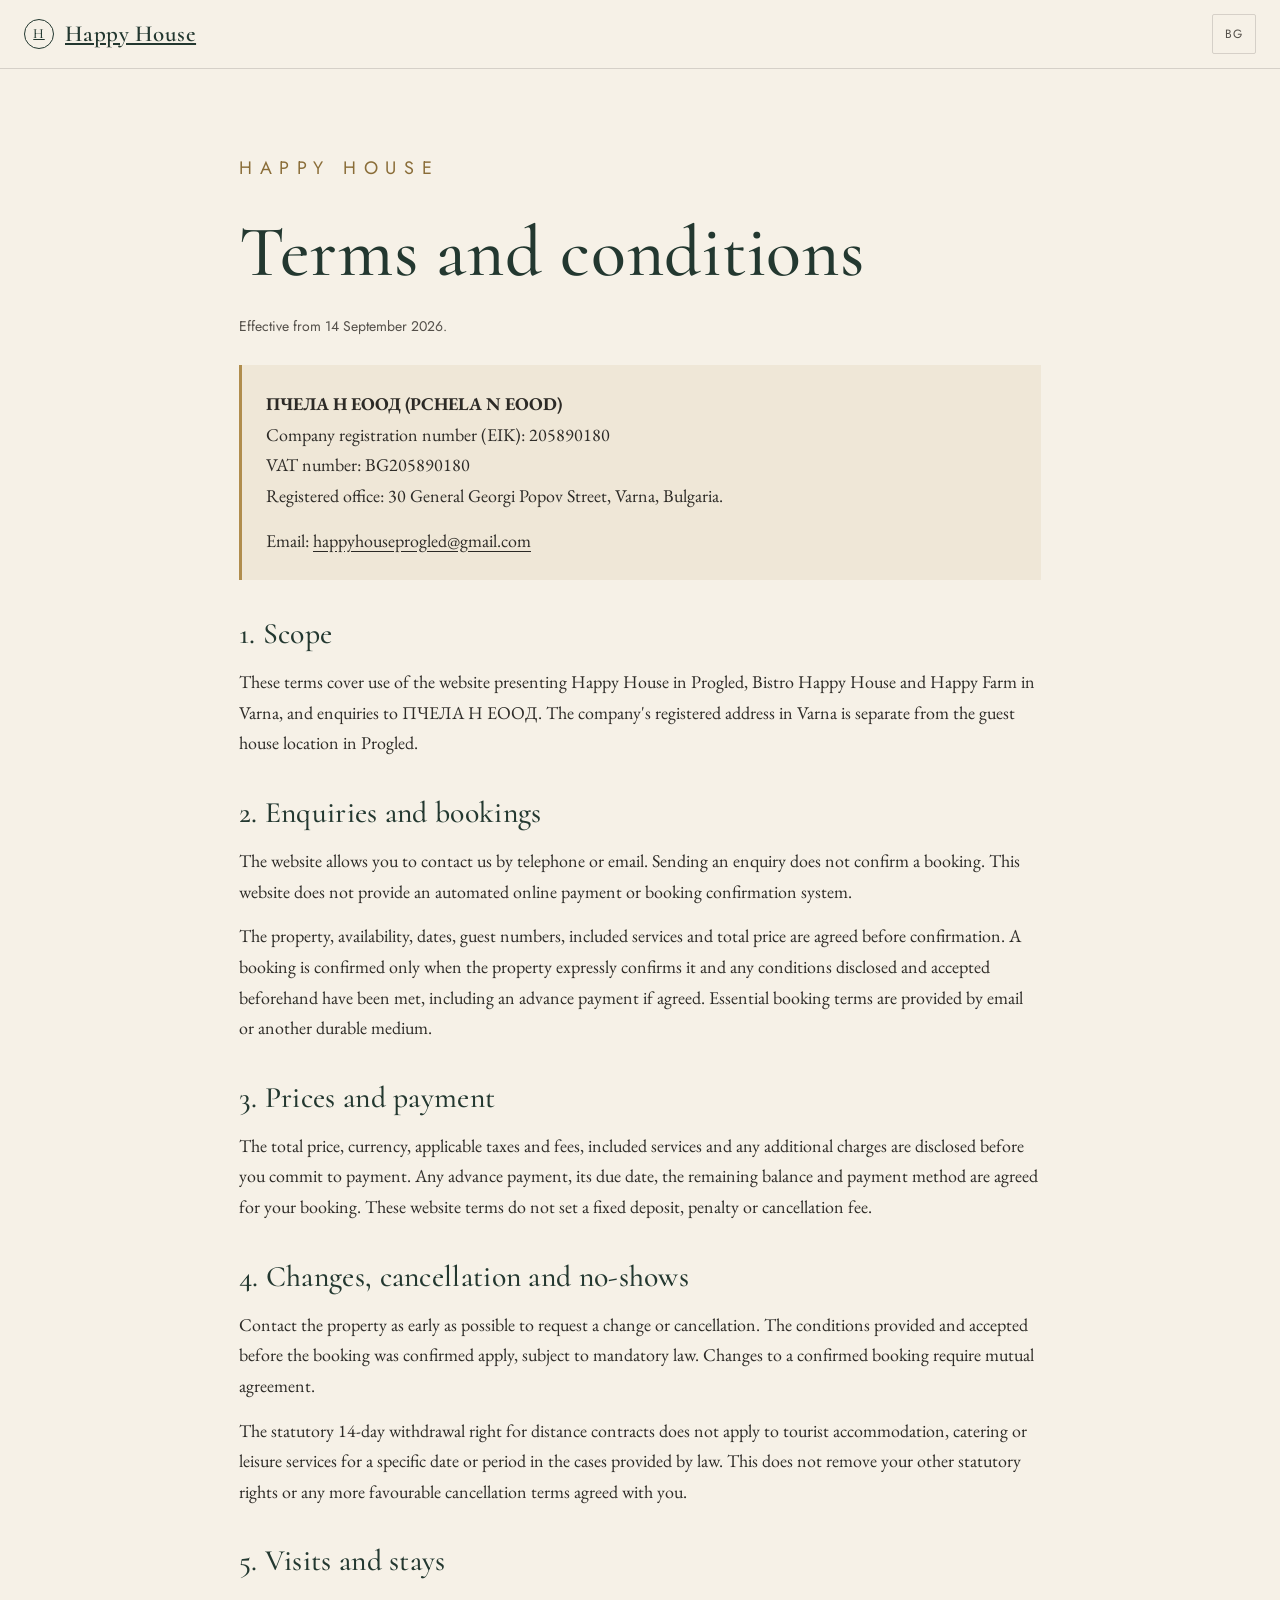
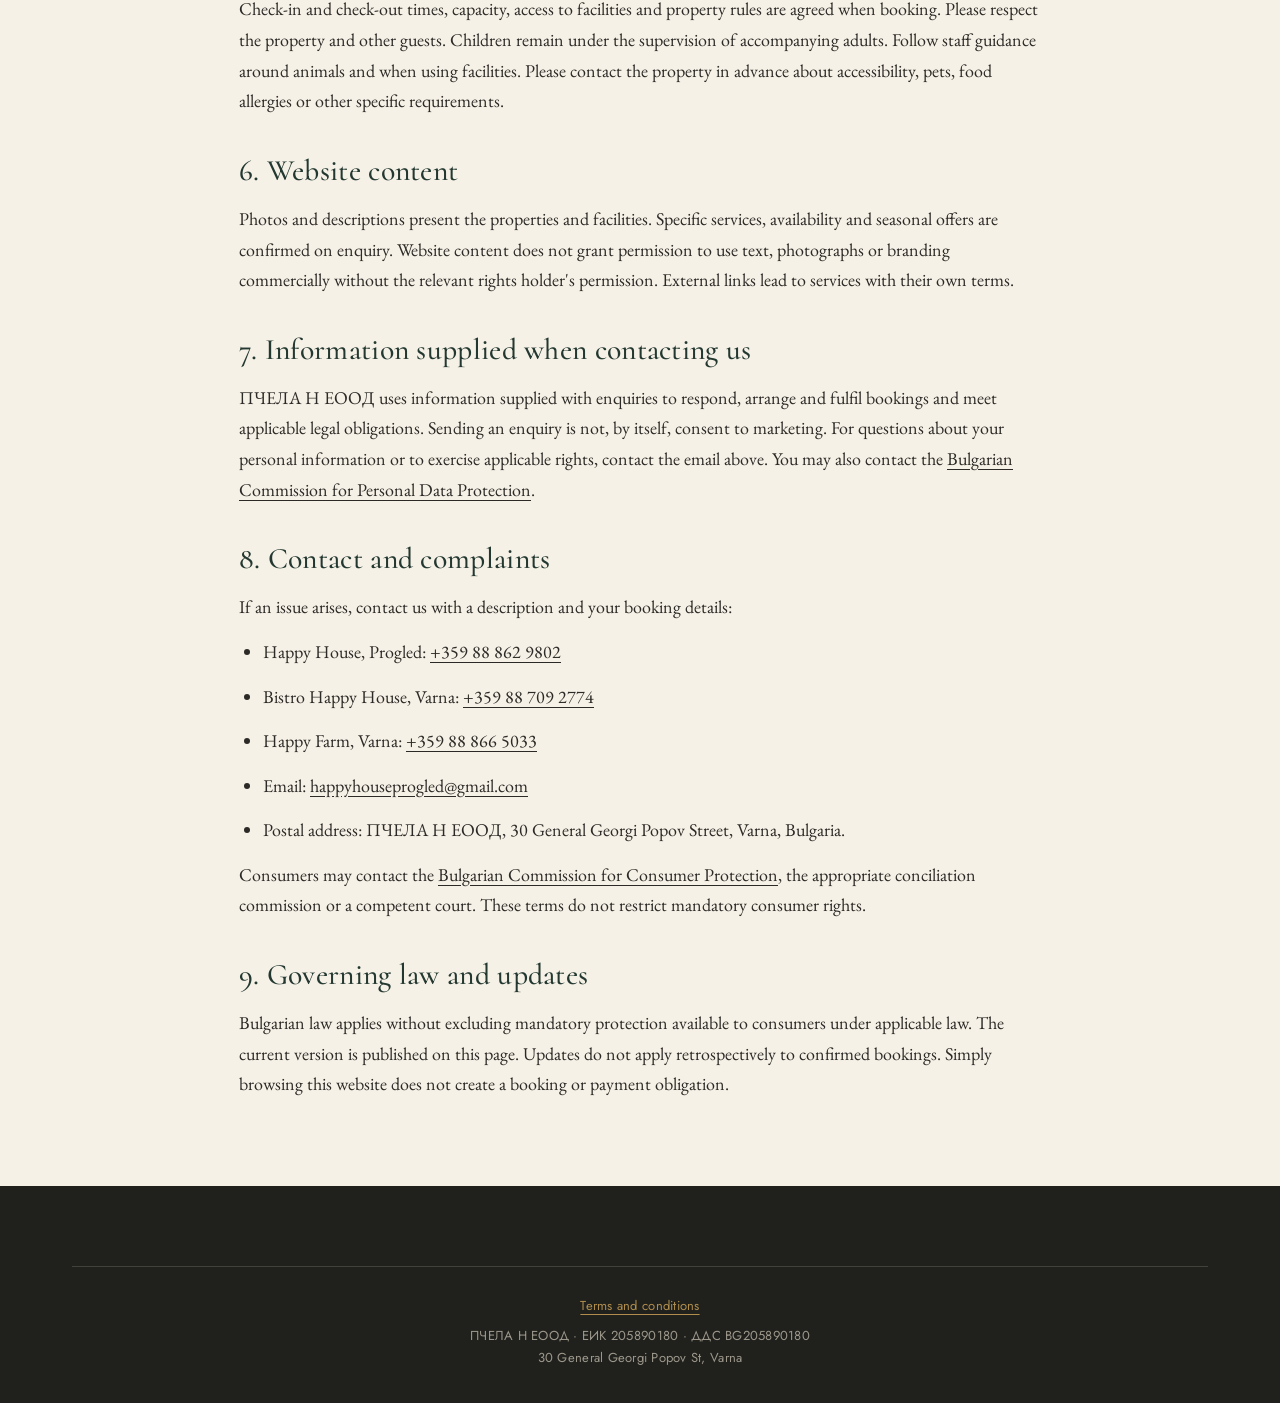
<file: en/terms.html>
<!DOCTYPE html>

<html lang="en"><head>
<meta charset="utf-8"/><meta content="width=device-width, initial-scale=1.0, viewport-fit=cover" name="viewport"/>
<meta content="light only" name="color-scheme"/><meta content="#233830" name="theme-color"/>
<title>Terms and Conditions | Happy House · ПЧЕЛА Н ЕООД</title><meta content="Website terms for Happy House, Bistro Happy House and Happy Farm, operated by ПЧЕЛА Н ЕООД. Company details, enquiries, bookings, payments and cancellations." name="description"/>
<meta content="index,follow,max-image-preview:large" name="robots"/>
<link href="https://www.happyhouseprogled.com/en/terms" rel="canonical"/>
<link href="https://www.happyhouseprogled.com/terms" hreflang="bg" rel="alternate"/>
<link href="https://www.happyhouseprogled.com/en/terms" hreflang="en" rel="alternate"/>
<link href="https://www.happyhouseprogled.com/terms" hreflang="x-default" rel="alternate"/>
<meta content="website" property="og:type"/><meta content="Happy House" property="og:site_name"/>
<meta content="Terms and Conditions | Happy House · ПЧЕЛА Н ЕООД" property="og:title"/><meta content="Website terms for Happy House, Bistro Happy House and Happy Farm, operated by ПЧЕЛА Н ЕООД. Company details, enquiries, bookings, payments and cancellations." property="og:description"/>
<meta content="https://www.happyhouseprogled.com/en/terms" property="og:url"/><meta content="en_GB" property="og:locale"/>
<meta content="bg_BG" property="og:locale:alternate"/>

<meta content="summary" name="twitter:card"/>
<meta content="Terms and Conditions | Happy House · ПЧЕЛА Н ЕООД" name="twitter:title"/><meta content="Website terms for Happy House, Bistro Happy House and Happy Farm, operated by ПЧЕЛА Н ЕООД. Company details, enquiries, bookings, payments and cancellations." name="twitter:description"/>

<link href="https://fonts.googleapis.com" rel="preconnect"/><link crossorigin="" href="https://fonts.gstatic.com" rel="preconnect"/>
<link href="https://fonts.googleapis.com/css2?family=Cormorant:ital,wght@0,400;0,500;0,600;1,400;1,500&amp;family=EB+Garamond:ital,wght@0,400;0,500;1,400&amp;family=Jost:wght@300;400;500&amp;display=swap" rel="stylesheet"/>
<link href="/assets/site-ca2eb3057c.css" rel="stylesheet"/>
<script>document.documentElement.classList.add('js');</script>
<noscript><style>.suite-panel,.suite-panel.active{display:grid;margin-bottom:48px}.season-content .sc{display:block;margin-bottom:24px}.suite-tabs,.season-switch,.nav-toggle{display:none}.reveal{opacity:1;transform:none}</style></noscript>
<script type="application/ld+json">{"@context": "https://schema.org", "@graph": [{"@type": "Organization", "@id": "https://www.happyhouseprogled.com/#company", "name": "ПЧЕЛА Н ЕООД", "legalName": "ПЧЕЛА Н ЕООД", "taxID": "205890180", "vatID": "BG205890180", "address": {"@type": "PostalAddress", "streetAddress": "ул. Генерал Георги Попов 30", "addressLocality": "Варна", "addressCountry": "BG"}}, {"@type": "WebPage", "@id": "https://www.happyhouseprogled.com/en/terms#webpage", "url": "https://www.happyhouseprogled.com/en/terms", "name": "Terms and Conditions | Happy House · ПЧЕЛА Н ЕООД", "description": "Website terms for Happy House, Bistro Happy House and Happy Farm, operated by ПЧЕЛА Н ЕООД. Company details, enquiries, bookings, payments and cancellations.", "inLanguage": "en", "publisher": {"@id": "https://www.happyhouseprogled.com/#company"}}]}</script>
<script defer="" src="/assets/site-b387ff6ad5.js"></script>
</head><body class="legal-page"><nav aria-label="Main navigation" class="nav solid"><a class="nav-brand" href="/en"><span class="mark">H</span>Happy House</a><a class="lang-toggle" href="/terms" hreflang="bg" lang="bg">BG</a></nav><main class="legal-main" id="main-content"><p class="eyebrow">Happy House</p><h1>Terms and conditions</h1><p class="updated">Effective from 14 September 2026.</p>
<div class="company"><p><strong>ПЧЕЛА Н ЕООД (PCHELA N EOOD)</strong><br/>Company registration number (EIK): 205890180<br/>VAT number: BG205890180<br/>Registered office: 30 General Georgi Popov Street, Varna, Bulgaria.</p><p>Email: <a href="mailto:happyhouseprogled@gmail.com">happyhouseprogled@gmail.com</a></p></div>
<h2>1. Scope</h2><p>These terms cover use of the website presenting Happy House in Progled, Bistro Happy House and Happy Farm in Varna, and enquiries to ПЧЕЛА Н ЕООД. The company's registered address in Varna is separate from the guest house location in Progled.</p>
<h2>2. Enquiries and bookings</h2><p>The website allows you to contact us by telephone or email. Sending an enquiry does not confirm a booking. This website does not provide an automated online payment or booking confirmation system.</p><p>The property, availability, dates, guest numbers, included services and total price are agreed before confirmation. A booking is confirmed only when the property expressly confirms it and any conditions disclosed and accepted beforehand have been met, including an advance payment if agreed. Essential booking terms are provided by email or another durable medium.</p>
<h2>3. Prices and payment</h2><p>The total price, currency, applicable taxes and fees, included services and any additional charges are disclosed before you commit to payment. Any advance payment, its due date, the remaining balance and payment method are agreed for your booking. These website terms do not set a fixed deposit, penalty or cancellation fee.</p>
<h2>4. Changes, cancellation and no-shows</h2><p>Contact the property as early as possible to request a change or cancellation. The conditions provided and accepted before the booking was confirmed apply, subject to mandatory law. Changes to a confirmed booking require mutual agreement.</p><p>The statutory 14-day withdrawal right for distance contracts does not apply to tourist accommodation, catering or leisure services for a specific date or period in the cases provided by law. This does not remove your other statutory rights or any more favourable cancellation terms agreed with you.</p>
<h2>5. Visits and stays</h2><p>Check-in and check-out times, capacity, access to facilities and property rules are agreed when booking. Please respect the property and other guests. Children remain under the supervision of accompanying adults. Follow staff guidance around animals and when using facilities. Please contact the property in advance about accessibility, pets, food allergies or other specific requirements.</p>
<h2>6. Website content</h2><p>Photos and descriptions present the properties and facilities. Specific services, availability and seasonal offers are confirmed on enquiry. Website content does not grant permission to use text, photographs or branding commercially without the relevant rights holder's permission. External links lead to services with their own terms.</p>
<h2>7. Information supplied when contacting us</h2><p>ПЧЕЛА Н ЕООД uses information supplied with enquiries to respond, arrange and fulfil bookings and meet applicable legal obligations. Sending an enquiry is not, by itself, consent to marketing. For questions about your personal information or to exercise applicable rights, contact the email above. You may also contact the <a href="https://cpdp.bg/" rel="noopener" target="_blank">Bulgarian Commission for Personal Data Protection</a>.</p>
<h2>8. Contact and complaints</h2><p>If an issue arises, contact us with a description and your booking details:</p><ul><li>Happy House, Progled: <a href="tel:+359888629802">+359 88 862 9802</a></li><li>Bistro Happy House, Varna: <a href="tel:+359887092774">+359 88 709 2774</a></li><li>Happy Farm, Varna: <a href="tel:+359888665033">+359 88 866 5033</a></li><li>Email: <a href="mailto:happyhouseprogled@gmail.com">happyhouseprogled@gmail.com</a></li><li>Postal address: ПЧЕЛА Н ЕООД, 30 General Georgi Popov Street, Varna, Bulgaria.</li></ul><p>Consumers may contact the <a href="https://kzp.bg/" rel="noopener" target="_blank">Bulgarian Commission for Consumer Protection</a>, the appropriate conciliation commission or a competent court. These terms do not restrict mandatory consumer rights.</p>
<h2>9. Governing law and updates</h2><p>Bulgarian law applies without excluding mandatory protection available to consumers under applicable law. The current version is published on this page. Updates do not apply retrospectively to confirmed bookings. Simply browsing this website does not create a booking or payment obligation.</p></main><footer class="footer"><div class="wrap"><div class="legal-footer"><a href="/en/terms">Terms and conditions</a><br/>ПЧЕЛА Н ЕООД · ЕИК 205890180 · ДДС BG205890180<br/>30 General Georgi Popov St, Varna</div></div></footer></body>
</html>
</file>
<file: assets/site-ca2eb3057c.css>
:root{
  --ink:#2c2a26;
  --ink-soft:#54504a;
  --paper:#f6f1e7;
  --paper-warm:#efe7d7;
  --cream:#fbf8f1;
  --pine:#2f4a41;
  --pine-deep:#233830;
  --teal:#5d7d78;
  --rose:#c9a5a0;
  --rose-deep:#a9807b;
  --brass:#b08d4d;
  --brass-deep:#8a6d38;
  --line:rgba(44,42,38,.16);
  --line-soft:rgba(44,42,38,.09);
  --shadow:28px 40px 80px -50px rgba(35,56,48,.55);
}
*{margin:0;padding:0;box-sizing:border-box}
html{scroll-behavior:smooth;-webkit-text-size-adjust:100%}
body{
  font-family:'EB Garamond',Georgia,serif;
  color:var(--ink);
  background:var(--paper);
  line-height:1.7;
  font-size:19px;
  overflow-x:hidden;
  -webkit-font-smoothing:antialiased;
}
.wrap{max-width:1200px;margin:0 auto;padding:0 32px}
.narrow{max-width:760px;margin:0 auto;padding:0 32px}
h1,h2,h3{font-family:'Cormorant',Georgia,serif;font-weight:500;line-height:1.08;letter-spacing:.01em}
img{display:block;max-width:100%}
a{color:inherit}

/* ---------- eyebrow ---------- */
.eyebrow{
  font-family:'Jost',sans-serif;
  font-weight:400;
  font-size:12.5px;
  letter-spacing:.42em;
  text-transform:uppercase;
  color:var(--brass-deep);
  display:inline-block;
}
p.eyebrow{color:var(--brass-deep)}

/* ---------- nav ---------- */
.nav{
  position:fixed;top:0;left:0;right:0;z-index:60;
  display:flex;align-items:center;justify-content:space-between;
  padding:20px 32px;
  transition:background .5s ease,padding .5s ease,box-shadow .5s ease;
  mix-blend-mode:normal;
}
.nav.solid{
  background:rgba(246,241,231,.93);
  backdrop-filter:blur(12px);
  box-shadow:0 1px 0 var(--line-soft);
  padding:14px 32px;
}
.nav-brand{
  font-family:'Cormorant',serif;font-size:23px;font-weight:600;
  letter-spacing:.02em;color:#fff;transition:color .5s;
  display:flex;align-items:center;gap:11px;
}
.nav.solid .nav-brand{color:var(--pine-deep)}
.nav-brand .mark{
  width:30px;height:30px;flex:0 0 30px;border-radius:50%;
  border:1.5px solid currentColor;
  display:flex;align-items:center;justify-content:center;
  font-size:14px;font-weight:500;
}
.nav-links{display:flex;gap:34px;align-items:center;font-family:'Jost',sans-serif;font-size:13.5px;letter-spacing:.12em;text-transform:uppercase;font-weight:400}
.nav-links a{color:rgba(255,255,255,.86);text-decoration:none;position:relative;transition:color .4s;padding-bottom:3px}
.nav.solid .nav-links a{color:var(--ink-soft)}
.nav-links a::after{content:"";position:absolute;left:0;bottom:0;width:0;height:1px;background:var(--brass);transition:width .4s}
.nav-links a:hover::after{width:100%}
.nav-links a:hover{color:var(--brass)}
.nav.solid .nav-links a:hover{color:var(--brass-deep)}
.nav-cta{
  font-family:'Jost',sans-serif;font-size:12.5px;letter-spacing:.14em;text-transform:uppercase;
  border:1px solid rgba(255,255,255,.5);color:#fff;
  padding:10px 20px;border-radius:2px;text-decoration:none;transition:all .4s;
}
.nav.solid .nav-cta{border-color:var(--pine);color:var(--pine)}
.nav-cta:hover{background:var(--brass);border-color:var(--brass);color:#fff}
.nav.solid .nav-cta:hover{background:var(--pine);border-color:var(--pine);color:#fff}
.nav-toggle{display:none}

/* ---------- hero ---------- */
.hero{
  position:relative;min-height:100vh;min-height:100svh;
  display:flex;align-items:flex-end;
  overflow:hidden;
}
.hero-bg{position:absolute;inset:0;z-index:0}
.hero-bg .slide{
  position:absolute;inset:0;background-size:cover;background-position:center;
  opacity:0;transition:opacity 2.4s ease,transform 9s ease;
  transform:scale(1.08);
}
.hero-bg .slide.on{opacity:1;transform:scale(1)}
.hero-scrim{
  position:absolute;inset:0;z-index:1;
  background:
    linear-gradient(180deg,rgba(20,30,26,.5) 0%,rgba(20,30,26,.12) 22%,rgba(20,30,26,.1) 40%,rgba(20,28,24,.6) 66%,rgba(18,27,22,.86) 100%),
    radial-gradient(130% 80% at 20% 100%,rgba(18,27,22,.6),transparent 62%);
}
/* local shield directly behind the text block, so copy stays legible over any slide */
.hero-inner{position:relative;z-index:2;padding-bottom:9vh;width:100%}
.hero-inner::before{
  content:"";position:absolute;z-index:-1;
  left:-8vw;right:-8vw;bottom:-4vh;top:-2vh;
  background:radial-gradient(90% 78% at 30% 72%,rgba(15,24,20,.72),rgba(15,24,20,.28) 55%,transparent 78%);
  pointer-events:none;
}
.hero-place{
  display:inline-flex;align-items:center;
  font-family:'Jost',sans-serif;font-weight:400;
  font-size:12px;letter-spacing:.24em;text-transform:uppercase;
  color:#f3e8cf;
  padding:9px 18px;border-radius:100px;
  background:rgba(20,30,25,.5);
  border:1px solid rgba(198,164,96,.5);
  backdrop-filter:blur(6px);-webkit-backdrop-filter:blur(6px);
  box-shadow:0 8px 24px -14px rgba(0,0,0,.6);
}
.hero h1{
  color:#fdfaf3;
  font-size:clamp(3.4rem,10vw,8.2rem);
  font-weight:400;
  letter-spacing:.005em;
  margin:.24em 0 .12em;
  text-shadow:0 2px 30px rgba(0,0,0,.55),0 1px 4px rgba(0,0,0,.4);
}
.hero h1 em{font-style:italic;font-weight:500;color:#f0dcb2}
.hero-sub{
  color:#f6efe2;
  font-size:clamp(1.05rem,2.1vw,1.4rem);
  max-width:44ch;
  font-style:italic;
  font-family:'Cormorant',serif;
  font-weight:400;
  line-height:1.45;
  text-shadow:0 1px 16px rgba(0,0,0,.7),0 1px 3px rgba(0,0,0,.5);
}
.hero-meta{
  display:flex;gap:12px;flex-wrap:wrap;margin-top:34px;
}
.hero-meta .chip{
  display:flex;flex-direction:column;gap:2px;
  padding:12px 18px;border-radius:4px;
  background:rgba(18,28,23,.52);
  border-left:2px solid var(--brass);
  backdrop-filter:blur(6px);-webkit-backdrop-filter:blur(6px);
  box-shadow:0 10px 26px -18px rgba(0,0,0,.7);
}
.hero-meta .chip b{
  font-family:'Cormorant',serif;font-weight:600;font-size:1.5rem;line-height:1;
  color:#f6ecd6;letter-spacing:0;
}
.hero-meta .chip{
  font-family:'Jost',sans-serif;font-size:10.5px;letter-spacing:.14em;text-transform:uppercase;
  color:rgba(240,232,214,.82);
}
.hero-scroll{
  position:absolute;bottom:26px;left:50%;transform:translateX(-50%);z-index:3;
  display:flex;flex-direction:column;align-items:center;gap:8px;
  font-family:'Jost',sans-serif;font-size:10.5px;letter-spacing:.3em;text-transform:uppercase;
  color:rgba(245,238,225,.7);
}
.hero-scroll .rail{width:1px;height:44px;background:linear-gradient(rgba(245,238,225,.7),transparent);position:relative;overflow:hidden}
.hero-scroll .rail::after{content:"";position:absolute;top:-44px;left:0;width:1px;height:44px;background:linear-gradient(transparent,var(--brass),transparent);animation:drop 2.4s infinite}
@keyframes drop{to{top:44px}}

/* ---------- section frame ---------- */
.section{padding:120px 0;position:relative}
.section-tag{display:flex;align-items:center;gap:16px;margin-bottom:22px}
.section-tag .num{font-family:'Jost',sans-serif;font-size:12px;letter-spacing:.2em;color:var(--brass-deep)}
.section-tag .line{flex:1;height:1px;background:var(--line);max-width:60px}

.reveal{opacity:0;transform:translateY(26px);transition:opacity 1.1s cubic-bezier(.2,.7,.2,1),transform 1.1s cubic-bezier(.2,.7,.2,1)}
.reveal.in{opacity:1;transform:none}
.reveal.d1{transition-delay:.12s}.reveal.d2{transition-delay:.24s}.reveal.d3{transition-delay:.36s}.reveal.d4{transition-delay:.48s}

/* ---------- story / chapter ---------- */
.story{background:var(--cream);position:relative}
.story::before{
  content:"";position:absolute;inset:0;pointer-events:none;
  background:radial-gradient(80% 60% at 80% 0%,rgba(176,141,77,.05),transparent 60%);
}
.chapter{
  display:grid;grid-template-columns:1fr 1fr;gap:72px;align-items:center;
  margin-bottom:120px;
}
.chapter:last-child{margin-bottom:0}
.chapter.flip .chapter-text{order:2}
.chapter-num{
  font-family:'Cormorant',serif;font-size:clamp(4rem,8vw,7rem);
  font-weight:400;font-style:italic;color:rgba(47,74,65,.13);line-height:.8;margin-bottom:.1em;
}
.chapter h2{font-size:clamp(2.1rem,3.6vw,3.1rem);margin-bottom:.5em;color:var(--pine-deep)}
.chapter h2 em{font-style:italic;color:var(--brass-deep)}
.chapter p{color:var(--ink-soft);font-size:1.08rem;margin-bottom:1.1em}
.chapter p:last-child{margin-bottom:0}
.drop::first-letter{
  font-family:'Cormorant',serif;font-size:3.6em;line-height:.72;float:left;
  padding:.06em .1em 0 0;color:var(--pine);font-weight:500;font-style:italic;
}
.chapter-figure{position:relative}
.chapter-figure img{width:100%;height:100%;object-fit:cover;border-radius:2px;box-shadow:var(--shadow)}
.chapter-figure .frame{
  position:absolute;inset:14px;border:1px solid rgba(251,248,241,.35);pointer-events:none;border-radius:2px;
  mix-blend-mode:overlay;
}
.chapter-figure figcaption{
  position:absolute;left:0;bottom:-30px;
  font-family:'Jost',sans-serif;font-size:11px;letter-spacing:.18em;text-transform:uppercase;color:var(--ink-soft);
}

/* ---------- pull quote ---------- */
.quote-band{
  background:var(--pine-deep);color:#f3ead7;text-align:center;
  padding:130px 0;position:relative;overflow:hidden;
}
.quote-band .qmark{
  font-family:'Cormorant',serif;font-size:14rem;line-height:.5;color:rgba(176,141,77,.22);
  position:absolute;top:.32em;left:50%;transform:translateX(-50%);
}
.quote-band blockquote{
  font-family:'Cormorant',serif;font-style:italic;font-weight:400;
  font-size:clamp(1.7rem,4vw,3rem);line-height:1.3;
  max-width:20ch;margin:0 auto;position:relative;z-index:1;color:#f6ecd9;
}
.quote-band cite{
  display:block;margin-top:34px;font-family:'Jost',sans-serif;font-style:normal;
  font-size:12px;letter-spacing:.28em;text-transform:uppercase;color:rgba(230,214,180,.7);position:relative;z-index:1;
}

/* ---------- facts strip ---------- */
.facts{background:var(--paper-warm);padding:0}
.facts-grid{display:grid;grid-template-columns:repeat(4,1fr)}
.fact{
  padding:56px 34px;text-align:center;border-right:1px solid var(--line-soft);
  position:relative;transition:background .5s;
}
.fact:last-child{border-right:none}
.fact:hover{background:rgba(251,248,241,.6)}
.fact .n{font-family:'Cormorant',serif;font-size:3.4rem;font-weight:500;color:var(--pine);line-height:1}
.fact .n em{font-style:italic;font-size:.5em;color:var(--brass-deep);vertical-align:.4em}
.fact .l{font-family:'Jost',sans-serif;font-size:11.5px;letter-spacing:.18em;text-transform:uppercase;color:var(--ink-soft);margin-top:12px}

/* ---------- suites ---------- */
.suites{background:var(--cream)}
.suites-head{text-align:center;margin-bottom:64px}
.suites-head h2{font-size:clamp(2.4rem,5vw,3.8rem);color:var(--pine-deep)}
.suites-head h2 em{font-style:italic;color:var(--brass-deep)}
.suites-head p{color:var(--ink-soft);max-width:52ch;margin:18px auto 0;font-size:1.08rem}

.suite-tabs{display:flex;justify-content:center;gap:10px;flex-wrap:wrap;margin-bottom:44px}
.suite-tab{
  font-family:'Jost',sans-serif;font-size:12px;letter-spacing:.16em;text-transform:uppercase;
  padding:12px 22px;border:1px solid var(--line);background:transparent;color:var(--ink-soft);
  cursor:pointer;border-radius:2px;transition:all .4s;
}
.suite-tab:hover{border-color:var(--brass);color:var(--brass-deep)}
.suite-tab.active{background:var(--pine);border-color:var(--pine);color:#f3ead7}

.suite-panel{display:none;grid-template-columns:1.15fr 1fr;gap:56px;align-items:center}
.suite-panel.active{display:grid;animation:fade .8s ease}
@keyframes fade{from{opacity:0;transform:translateY(14px)}to{opacity:1;transform:none}}
.suite-img{position:relative;overflow:hidden;border-radius:2px;box-shadow:var(--shadow)}
.suite-img img{width:100%;aspect-ratio:4/3;object-fit:cover;transition:transform 1.4s ease}
.suite-panel.active .suite-img img{animation:kenb 14s ease-in-out infinite alternate}
@keyframes kenb{from{transform:scale(1)}to{transform:scale(1.07)}}
.suite-body .chapter-num{font-size:4rem;margin-bottom:0}
.suite-body h3{font-size:clamp(1.9rem,3.3vw,2.6rem);color:var(--pine-deep);margin-bottom:.3em}
.suite-body h3 em{font-style:italic;color:var(--brass-deep)}
.suite-tagline{font-family:'Cormorant',serif;font-style:italic;font-size:1.35rem;color:var(--teal);margin-bottom:1em}
.suite-body p{color:var(--ink-soft);margin-bottom:1.4em}
.suite-features{display:flex;flex-wrap:wrap;gap:10px}
.suite-features span{
  font-family:'Jost',sans-serif;font-size:11px;letter-spacing:.1em;text-transform:uppercase;
  padding:8px 14px;background:var(--paper-warm);border-radius:2px;color:var(--ink-soft);
}

/* ---------- amenities / experience ---------- */
.experience{background:var(--pine-deep);color:#f0e6d3;position:relative;overflow:hidden}
.exp-head{text-align:center;margin-bottom:70px}
.exp-head .eyebrow{color:var(--brass)}
.exp-head h2{font-size:clamp(2.4rem,5vw,3.8rem);color:#f6ecd9;margin-top:14px}
.exp-head h2 em{font-style:italic;color:var(--brass)}
.exp-grid{display:grid;grid-template-columns:repeat(3,1fr);gap:2px;background:rgba(240,230,211,.1)}
.exp-card{
  background:var(--pine-deep);padding:48px 36px;position:relative;transition:background .6s;
  min-height:270px;display:flex;flex-direction:column;
}
.exp-card:hover{background:var(--pine)}
.exp-card .ic{width:38px;height:38px;margin-bottom:22px;color:var(--brass)}
.exp-card h3{font-size:1.55rem;color:#f6ecd9;margin-bottom:.4em}
.exp-card p{font-size:1rem;color:rgba(240,230,211,.72);line-height:1.6}
.exp-card .tag{
  margin-top:auto;padding-top:20px;font-family:'Jost',sans-serif;font-size:10.5px;
  letter-spacing:.2em;text-transform:uppercase;color:rgba(176,141,77,.85);
}

/* ---------- herbal / ritual (owner's soul) ---------- */
.ritual{background:var(--cream);position:relative;overflow:hidden}
.ritual-inner{display:grid;grid-template-columns:1fr 1fr;gap:72px;align-items:center}
.ritual-text h2{font-size:clamp(2.2rem,4.2vw,3.3rem);color:var(--pine-deep);margin-bottom:.5em}
.ritual-text h2 em{font-style:italic;color:var(--brass-deep)}
.ritual-text p{color:var(--ink-soft);margin-bottom:1.2em}
.herb-cards{display:grid;gap:14px}
.herb-card{
  border:1px solid var(--line-soft);border-radius:3px;padding:0;overflow:hidden;
  background:var(--paper);transition:box-shadow .5s,border-color .5s;
}
.herb-card summary{
  list-style:none;cursor:pointer;padding:22px 26px;
  display:flex;align-items:center;justify-content:space-between;gap:16px;
  font-family:'Cormorant',serif;font-size:1.5rem;color:var(--pine-deep);transition:color .4s;
}
.herb-card summary::-webkit-details-marker{display:none}
.herb-card summary .season{font-family:'Jost',sans-serif;font-size:10.5px;letter-spacing:.16em;text-transform:uppercase;color:var(--brass-deep);white-space:nowrap}
.herb-card summary .chev{width:16px;height:16px;transition:transform .4s;flex:0 0 16px;color:var(--teal)}
.herb-card[open] summary .chev{transform:rotate(45deg)}
.herb-card[open]{box-shadow:var(--shadow);border-color:transparent}
.herb-body{padding:0 26px 24px;color:var(--ink-soft);font-size:1rem}
.herb-body .props{display:flex;flex-wrap:wrap;gap:7px;margin-top:14px}
.herb-body .props span{font-family:'Jost',sans-serif;font-size:10px;letter-spacing:.06em;text-transform:uppercase;padding:6px 11px;background:var(--paper-warm);border-radius:20px;color:var(--pine)}

/* ---------- location ---------- */
.location{background:var(--paper-warm)}
.loc-inner{display:grid;grid-template-columns:1fr 1fr;gap:64px;align-items:center}
.loc-list{display:grid;gap:2px;margin-top:30px}
.loc-item{
  display:flex;justify-content:space-between;align-items:baseline;gap:20px;
  padding:18px 0;border-bottom:1px solid var(--line-soft);
}
.loc-item .place{font-family:'Cormorant',serif;font-size:1.4rem;color:var(--pine-deep)}
.loc-item .place small{display:block;font-family:'EB Garamond',serif;font-size:.85rem;color:var(--ink-soft);font-style:italic}
.loc-item .dist{font-family:'Jost',sans-serif;font-size:12px;letter-spacing:.12em;text-transform:uppercase;color:var(--brass-deep);white-space:nowrap}
.loc-map{position:relative;border-radius:3px;overflow:hidden;box-shadow:var(--shadow);aspect-ratio:3/4}
.loc-map img{width:100%;height:100%;object-fit:cover}
.loc-map .pin{
  position:absolute;top:44%;left:50%;transform:translate(-50%,-50%);
}
.loc-map .pin .dot{width:14px;height:14px;border-radius:50%;background:var(--brass);box-shadow:0 0 0 0 rgba(176,141,77,.5);animation:pulse 2.6s infinite}
@keyframes pulse{to{box-shadow:0 0 0 26px rgba(176,141,77,0)}}
.loc-map .pin .lbl{
  position:absolute;top:-38px;left:50%;transform:translateX(-50%);white-space:nowrap;
  background:var(--cream);padding:6px 13px;border-radius:2px;font-family:'Jost',sans-serif;
  font-size:11px;letter-spacing:.12em;text-transform:uppercase;color:var(--pine-deep);box-shadow:0 8px 20px -10px rgba(0,0,0,.4);
}

/* ---------- seasons toggle ---------- */
.seasons{background:var(--cream);text-align:center}
.season-switch{display:inline-flex;border:1px solid var(--line);border-radius:2px;overflow:hidden;margin:34px 0 48px}
.season-switch button{
  font-family:'Jost',sans-serif;font-size:12px;letter-spacing:.16em;text-transform:uppercase;
  padding:12px 30px;background:transparent;color:var(--ink-soft);cursor:pointer;border:none;transition:all .4s;
}
.season-switch button.active{background:var(--pine);color:#f3ead7}
.season-content{max-width:640px;margin:0 auto;min-height:130px}
.season-content .sc{display:none}
.season-content .sc.active{display:block;animation:fade .7s ease}
.season-content h3{font-size:2rem;color:var(--pine-deep);margin-bottom:.3em}
.season-content h3 em{font-style:italic;color:var(--brass-deep)}
.season-content p{color:var(--ink-soft)}

/* ---------- CTA / booking ---------- */
.booking{background:var(--pine-deep);color:#f0e6d3;text-align:center;position:relative;overflow:hidden}
.booking::before{content:"";position:absolute;inset:0;background:radial-gradient(60% 80% at 50% 0%,rgba(176,141,77,.14),transparent 60%)}
.booking-inner{position:relative;z-index:1}
.booking h2{font-size:clamp(2.6rem,6vw,4.6rem);color:#f7eeda;line-height:1.05}
.booking h2 em{font-style:italic;color:var(--brass)}
.booking p{color:rgba(240,230,211,.8);max-width:46ch;margin:22px auto 40px;font-size:1.1rem}
.booking-actions{display:flex;gap:16px;justify-content:center;flex-wrap:wrap}
.btn{
  font-family:'Jost',sans-serif;font-size:13px;letter-spacing:.16em;text-transform:uppercase;
  padding:17px 34px;border-radius:2px;text-decoration:none;transition:all .45s;display:inline-flex;align-items:center;gap:11px;cursor:pointer;border:none;
}
.btn-primary{background:var(--brass);color:#211a0c}
.btn-primary:hover{background:#c9a55f;transform:translateY(-2px);box-shadow:0 16px 30px -14px rgba(176,141,77,.7)}
.btn-ghost{border:1px solid rgba(240,230,211,.4);color:#f0e6d3;background:transparent}
.btn-ghost:hover{border-color:var(--brass);color:var(--brass)}
.booking-contacts{margin-top:44px;display:flex;gap:34px;justify-content:center;flex-wrap:wrap;font-family:'Jost',sans-serif;font-size:12.5px;letter-spacing:.1em;color:rgba(240,230,211,.7)}
.booking-contacts a{color:rgba(240,230,211,.9);text-decoration:none;border-bottom:1px solid rgba(176,141,77,.4);padding-bottom:2px;transition:color .3s}
.booking-contacts a:hover{color:var(--brass)}

/* ---------- footer ---------- */
.footer{background:#20211d;color:rgba(240,230,211,.6);padding:56px 0 34px}
.footer-inner{display:flex;justify-content:space-between;align-items:center;flex-wrap:wrap;gap:20px}
.footer-brand{font-family:'Cormorant',serif;font-size:1.7rem;color:rgba(246,236,217,.9)}
.footer small{font-family:'Jost',sans-serif;font-size:11px;letter-spacing:.1em}
.footer a{color:var(--brass);text-decoration:none}
.credit{margin-top:30px;padding-top:22px;border-top:1px solid rgba(240,230,211,.12);text-align:center;font-family:'Jost',sans-serif;font-size:11px;letter-spacing:.14em;text-transform:uppercase;color:rgba(240,230,211,.4)}
.credit a{color:rgba(240,230,211,.6)}

/* ---------- sticky mobile cta ---------- */
.sticky-cta{
  position:fixed;left:0;right:0;bottom:0;z-index:50;
  display:none;padding:12px 16px;
  background:rgba(35,56,48,.96);backdrop-filter:blur(10px);
  gap:10px;box-shadow:0 -6px 24px -12px rgba(0,0,0,.5);
}
.sticky-cta a{flex:1;text-align:center;font-family:'Jost',sans-serif;font-size:12px;letter-spacing:.1em;text-transform:uppercase;padding:14px;border-radius:2px;text-decoration:none}
.sticky-cta .s-call{background:transparent;border:1px solid rgba(240,230,211,.4);color:#f0e6d3}
.sticky-cta .s-book{background:var(--brass);color:#211a0c}

/* ---------- responsive ---------- */
@media(max-width:900px){
  body{font-size:18px}
  .nav-links,.nav-cta{display:none}
  .nav-toggle{display:flex;flex-direction:column;gap:5px;background:none;border:none;cursor:pointer;padding:6px}
  .nav-toggle span{width:26px;height:1.5px;background:#fff;transition:.4s}
  .nav.solid .nav-toggle span{background:var(--pine-deep)}
  .chapter,.suite-panel.active,.ritual-inner,.loc-inner{grid-template-columns:1fr;gap:40px}
  .chapter.flip .chapter-text{order:0}
  .chapter-figure figcaption{position:static;margin-top:14px}
  .facts-grid{grid-template-columns:1fr 1fr}
  .fact{border-bottom:1px solid var(--line-soft)}
  .fact:nth-child(even){border-right:none}
  .exp-grid{grid-template-columns:1fr}
  .section{padding:80px 0}
  .quote-band{padding:90px 0}
  .sticky-cta{display:flex}
  .footer-inner{flex-direction:column;text-align:center}
  body{padding-bottom:64px}
}
@media(max-width:900px){
  /* stronger bottom shield on phones where the slide is brighter mid-frame */
  .hero-scrim{
    background:
      linear-gradient(180deg,rgba(18,27,22,.55) 0%,rgba(18,27,22,.2) 20%,rgba(18,27,22,.3) 42%,rgba(16,25,20,.72) 62%,rgba(14,22,18,.92) 100%),
      radial-gradient(120% 60% at 30% 100%,rgba(14,22,18,.7),transparent 65%);
  }
  .hero-inner::before{
    left:-12vw;right:-12vw;top:2vh;bottom:-6vh;
    background:radial-gradient(100% 70% at 30% 80%,rgba(12,20,16,.82),rgba(12,20,16,.4) 58%,transparent 82%);
  }
  .hero{align-items:flex-end}
  .hero-inner{padding-top:calc(6vh + 84px);padding-bottom:calc(9vh + 64px)}
  .hero-scroll{display:none}
}
@media(max-width:560px){
  .wrap,.narrow{padding-left:22px;padding-right:22px}
  .hero .fam-switch{margin-bottom:18px}
  .facts-grid{grid-template-columns:1fr}
  .fact:nth-child(odd){border-right:none}
  .hero h1{font-size:clamp(3rem,13vw,4.4rem)}
  .hero-place{font-size:10.5px;letter-spacing:.16em;padding:8px 15px}
  .hero-meta{display:grid;grid-template-columns:1fr 1fr;gap:10px;width:100%}
  .hero-meta .chip{padding:11px 14px}
  .hero-meta .chip b{font-size:1.3rem}
  .suite-tabs{gap:6px}
  .suite-tab{padding:10px 14px;font-size:11px}
}

/* ---------- family ---------- */
.family{background:var(--paper-warm)}
.fam-title{font-size:clamp(2.2rem,4.2vw,3.3rem);color:var(--pine-deep);margin-top:12px}
.fam-title em{font-style:italic;color:var(--brass-deep)}
.fam-sub{color:var(--ink-soft);margin-top:16px;max-width:62ch}
.family-grid{display:grid;grid-template-columns:1fr 1fr;gap:24px;margin-top:48px}
.family-card{position:relative;display:block;border-radius:3px;overflow:hidden;text-decoration:none;box-shadow:var(--shadow)}
.family-card img{width:100%;height:420px;object-fit:cover;transition:transform 1.4s ease}
.family-card:hover img{transform:scale(1.05)}
.family-card .veil{position:absolute;inset:0;background:linear-gradient(transparent 22%,rgba(20,30,26,.9))}
.family-card .txt{position:absolute;left:26px;right:26px;bottom:22px;color:#f6efe2}
.family-card .txt small{font-family:'Jost',sans-serif;font-size:11px;letter-spacing:.24em;text-transform:uppercase;color:#f0dcb2}
.family-card .txt strong{display:block;font-family:'Cormorant',serif;font-size:1.8rem;font-weight:500;margin-top:6px}
.family-card .fam-note{display:block;font-size:.92rem;line-height:1.5;color:rgba(246,239,226,.82);margin-top:8px}
@media(max-width:980px){.family-grid{grid-template-columns:1fr}.family-card img{height:340px}}

/* dark-mode override for FB/IG in-app browsers */
@media (prefers-color-scheme: dark){
  :root{
    --ink:#2c2a26 !important;--ink-soft:#54504a !important;--paper:#f6f1e7 !important;
    --cream:#fbf8f1 !important;--paper-warm:#efe7d7 !important;
  }
  body{background:#f6f1e7 !important;color:#2c2a26 !important}
  .story,.suites,.seasons,.ritual{background:#fbf8f1 !important}
  .facts,.location,.family,.yard{background:#efe7d7 !important}
  .experience,.quote-band,.booking{background:#233830 !important;color:#f0e6d3 !important}
  .exp-card{background:#233830 !important}
  .footer{background:#20211d !important}
  .herb-card,.suite-img,.loc-map{background:#f6f1e7 !important}
  .season-content h3,.chapter h2,.suite-body h3{color:#233830 !important}
}
@media(prefers-reduced-motion:reduce){
  *{animation:none !important;transition-duration:.01ms !important;scroll-behavior:auto !important}
  .reveal{opacity:1;transform:none}
}

/* ---------- family switcher ---------- */
.nav{flex-wrap:wrap}
.fam-switch{order:10;flex-basis:100%;display:flex;justify-content:center;margin-top:14px}
.nav.solid .fam-switch{margin-top:10px}
.fam-switch-in{display:inline-flex;align-items:center;gap:2px;padding:3px;border-radius:100px;border:1px solid rgba(255,255,255,.4);background:rgba(14,22,18,.72);backdrop-filter:blur(8px);-webkit-backdrop-filter:blur(8px);box-shadow:0 10px 30px -18px rgba(0,0,0,.6)}
.nav.solid .fam-switch-in{border-color:var(--line);background:rgba(0,0,0,.035);backdrop-filter:none;-webkit-backdrop-filter:none}
.fam-switch a{font-family:'Jost',sans-serif;font-size:11.5px;letter-spacing:.12em;text-transform:uppercase;text-decoration:none;padding:8px 18px;border-radius:100px;color:#fff;transition:all .35s;white-space:nowrap}
.nav.solid .fam-switch a{color:var(--ink-soft)}
.fam-switch a:hover{color:#fff;background:rgba(255,255,255,.14)}
.nav.solid .fam-switch a:hover{color:var(--brass-deep);background:rgba(0,0,0,.05)}
.fam-switch a.on,.nav.solid .fam-switch a.on{background:var(--brass);color:#fff}
.pg-f .fam-switch a.on,.pg-f .nav.solid .fam-switch a.on{background:#c8a45c}
.pg-f .nav.solid .fam-switch a:hover{color:#9c7c3c}
@media(max-width:420px){.fam-switch a{padding:7px 12px;font-size:10.5px;letter-spacing:.07em}}

/* ---------- switcher sublabels ---------- */
.fam-switch a{display:flex;flex-direction:column;align-items:center;gap:2px;padding:7px 16px;line-height:1.05}
.fam-switch a b{font-weight:500;font-size:11.5px;letter-spacing:.12em}
.fam-switch a small{font-size:8.5px;letter-spacing:.2em;opacity:.85}
.fam-switch a.on small{opacity:.9}
@media(max-width:420px){.fam-switch a{padding:6px 10px}.fam-switch a b{font-size:10.5px;letter-spacing:.07em}.fam-switch a small{font-size:8px;letter-spacing:.12em}}

/* ---------- stronger family section (home) ---------- */
.fam-cols{display:grid;grid-template-columns:1.05fr .95fr;gap:64px;align-items:center;margin:52px 0 64px}
.fam-manifesto{color:var(--ink-soft);margin-top:18px;max-width:58ch}
.fam-manifesto:first-child{margin-top:0}
.fam-locrows{margin-top:34px;border-top:1px solid var(--line)}
.fam-locrow{display:flex;gap:18px;align-items:baseline;padding:15px 2px;border-bottom:1px solid var(--line-soft)}
.lr-tag{flex:0 0 108px;font-family:'Jost',sans-serif;font-size:10.5px;letter-spacing:.2em;text-transform:uppercase;color:var(--brass-deep)}
.lr-txt{font-size:1rem;color:var(--ink-soft)}
.lr-txt b{font-family:'Cormorant',serif;font-weight:600;font-size:1.1rem;color:var(--pine-deep)}
.fam-map svg{width:100%;height:auto;display:block}
.m-name{font-family:'Cormorant',serif;font-size:21px;font-weight:600;fill:var(--pine-deep)}
.m-sub{font-family:'Jost',sans-serif;font-size:10.5px;letter-spacing:2.2px;text-transform:uppercase;fill:var(--brass-deep)}
.m-dist{font-family:'Jost',sans-serif;font-size:11px;letter-spacing:1.6px;text-transform:uppercase;fill:var(--ink-soft)}
.m-cap{font-family:'Jost',sans-serif;font-size:10.5px;letter-spacing:2.4px;text-transform:uppercase;fill:var(--ink-soft);opacity:.75}
.loc-badge{position:absolute;top:16px;left:16px;z-index:2;background:rgba(251,248,241,.94);color:var(--pine-deep);font-family:'Jost',sans-serif;font-size:10.5px;letter-spacing:.18em;text-transform:uppercase;padding:8px 14px;border-radius:2px;box-shadow:0 8px 24px -14px rgba(0,0,0,.4)}
.fam-close{text-align:center;font-family:'Cormorant',serif;font-style:italic;font-size:clamp(1.25rem,2.4vw,1.6rem);color:var(--pine-deep);margin-top:52px}
.fam-close em{color:var(--brass-deep)}
.fam-lead{max-width:68ch;color:var(--ink-soft);margin:-28px 0 48px;font-size:1.04rem}
@media(max-width:980px){.fam-cols{grid-template-columns:1fr;gap:44px}.fam-lead{margin-top:-20px}}

.fam-switch a{text-shadow:0 1px 6px rgba(0,0,0,.35)}
.nav.solid .fam-switch a{text-shadow:none}

.root-line{margin-top:18px;font-family:'Cormorant',serif;font-size:1.2rem;color:var(--pine-deep);border-left:2px solid var(--brass);padding-left:16px}
.herb-chips{display:flex;flex-wrap:wrap;gap:8px;margin-top:16px}
.herb-chips span{font-family:'Jost',sans-serif;font-size:11px;letter-spacing:.14em;text-transform:uppercase;color:var(--brass-deep);border:1px solid rgba(140,110,60,.4);padding:6px 13px;border-radius:100px}

.suite-thumbs{display:grid;grid-template-columns:repeat(5,1fr);gap:8px;margin-top:10px}
.suite-thumbs img{width:100%;aspect-ratio:1;object-fit:cover;border-radius:2px;cursor:pointer;opacity:.8;transition:opacity .3s,outline .3s;outline:1px solid transparent}
.suite-thumbs img:hover{opacity:1}
.suite-thumbs img.on{opacity:1;outline:1.5px solid var(--brass)}
.suite-img .suite-main{transition:opacity .35s}

.yard{background:var(--paper-warm)}
.yard-grid{display:grid;grid-template-columns:repeat(3,1fr);gap:18px}
.yard-grid figure{overflow:hidden;border-radius:3px;position:relative}
.yard-grid img{width:100%;height:100%;object-fit:cover;aspect-ratio:3/4;transition:transform 1.4s ease}
.yard-grid figure:hover img{transform:scale(1.05)}
.yard-grid figcaption{position:absolute;left:0;right:0;bottom:0;padding:34px 18px 14px;background:linear-gradient(transparent,rgba(30,36,32,.72));color:#f4ecdc;font-family:'Jost',sans-serif;font-size:11.5px;letter-spacing:.16em;text-transform:uppercase}
@media(max-width:980px){.yard-grid{grid-template-columns:1fr 1fr}}
@media(max-width:560px){.yard-grid{grid-template-columns:1fr}.yard-grid img{aspect-ratio:4/3}}



.pageview{display:none}
.pageview.active{display:block}
.pg-b,.pg-f{font-family:'EB Garamond',Georgia,serif;line-height:1.7;font-size:19px}
.pg-b{
  --ink:#28302c;
  --ink-soft:#4d5a54;
  --paper:#f4f1e9;
  --paper-warm:#ece5d6;
  --cream:#fbf8f1;
  --teal:#37605b;
  --teal-deep:#264742;
  --rose:#e0b9b4;
  --rose-deep:#b98a84;
  --brass:#b08d4d;
  --brass-deep:#8a6d38;
  --line:rgba(40,48,44,.16);
  --line-soft:rgba(40,48,44,.09);
  --shadow:28px 40px 80px -50px rgba(38,71,66,.55);
}
.pg-b{font-family:'EB Garamond',Georgia,serif;color:var(--ink);background:var(--paper);line-height:1.7;font-size:19px;overflow-x:hidden;-webkit-font-smoothing:antialiased}
.pg-b .wrap{max-width:1200px;margin:0 auto;padding:0 32px}
.pg-b h1, .pg-b h2, .pg-b h3{font-family:'Cormorant',Georgia,serif;font-weight:500;line-height:1.08;letter-spacing:.01em}
.pg-b img{display:block;max-width:100%}
.pg-b a{color:inherit}
.pg-b .eyebrow{font-family:'Jost',sans-serif;font-weight:400;font-size:12.5px;letter-spacing:.42em;text-transform:uppercase;color:var(--brass-deep);display:inline-block}
.pg-b .nav{position:fixed;top:0;left:0;right:0;z-index:60;display:flex;align-items:center;justify-content:space-between;padding:20px 32px;transition:background .5s,padding .5s,box-shadow .5s}
.pg-b .nav.solid{background:rgba(244,241,233,.93);backdrop-filter:blur(12px);box-shadow:0 1px 0 var(--line-soft);padding:14px 32px}
.pg-b .nav-brand{font-family:'Cormorant',serif;font-size:22px;font-weight:600;letter-spacing:.02em;color:#fff;transition:color .5s;display:flex;align-items:center;gap:11px;text-decoration:none}
.pg-b .nav.solid .nav-brand{color:var(--teal-deep)}
.pg-b .nav-brand .mark{width:30px;height:30px;flex:0 0 30px;border-radius:50%;border:1.5px solid currentColor;display:flex;align-items:center;justify-content:center;font-size:14px;font-weight:500}
.pg-b .nav-links{display:flex;gap:32px;align-items:center;font-family:'Jost',sans-serif;font-size:13.5px;letter-spacing:.12em;text-transform:uppercase}
.pg-b .nav-links a{color:rgba(255,255,255,.86);text-decoration:none;position:relative;transition:color .4s;padding-bottom:3px}
.pg-b .nav.solid .nav-links a{color:var(--ink-soft)}
.pg-b .nav-links a::after{content:"";position:absolute;left:0;bottom:0;width:0;height:1px;background:var(--brass);transition:width .4s}
.pg-b .nav-links a:hover::after{width:100%}
.pg-b .nav-links a:hover{color:var(--brass)}
.pg-b .nav-cta{font-family:'Jost',sans-serif;font-size:12.5px;letter-spacing:.14em;text-transform:uppercase;border:1px solid rgba(255,255,255,.5);color:#fff;padding:10px 20px;border-radius:2px;text-decoration:none;transition:all .4s}
.pg-b .nav.solid .nav-cta{border-color:var(--teal);color:var(--teal)}
.pg-b .nav-cta:hover{background:var(--brass);border-color:var(--brass);color:#fff}
.pg-b .nav-toggle{display:none}
.pg-b .hero{position:relative;min-height:100vh;min-height:100svh;display:flex;align-items:flex-end;overflow:hidden}
.pg-b .hero-bg{position:absolute;inset:0;z-index:0}
.pg-b .hero-bg .slide{position:absolute;inset:0;background-size:cover;background-position:center;opacity:0;transition:opacity 2.4s ease,transform 9s ease;transform:scale(1.08)}
.pg-b .hero-bg .slide.on{opacity:1;transform:scale(1)}
.pg-b .hero-scrim{position:absolute;inset:0;z-index:1;background:linear-gradient(180deg,rgba(18,30,27,.5) 0%,rgba(18,30,27,.12) 22%,rgba(18,30,27,.1) 40%,rgba(16,28,25,.62) 66%,rgba(14,26,22,.88) 100%),radial-gradient(130% 80% at 20% 100%,rgba(14,26,22,.6),transparent 62%)}
.pg-b .hero-inner{position:relative;z-index:2;padding-bottom:9vh;width:100%}
.pg-b .hero-inner::before{content:"";position:absolute;z-index:-1;left:-8vw;right:-8vw;bottom:-4vh;top:-2vh;background:radial-gradient(90% 78% at 30% 72%,rgba(12,22,19,.72),rgba(12,22,19,.28) 55%,transparent 78%);pointer-events:none}
.pg-b .hero-place{display:inline-flex;align-items:center;font-family:'Jost',sans-serif;font-size:12px;letter-spacing:.24em;text-transform:uppercase;color:#f3e8cf;padding:9px 18px;border-radius:100px;background:rgba(16,28,24,.5);border:1px solid rgba(198,164,96,.5);backdrop-filter:blur(6px)}
.pg-b .hero h1{color:#fdfaf3;font-size:clamp(3rem,9vw,7.2rem);font-weight:400;margin:.24em 0 .12em;text-shadow:0 2px 30px rgba(0,0,0,.55)}
.pg-b .hero h1 em{font-style:italic;font-weight:500;color:#f0dcb2}
.pg-b .hero-sub{color:#f6efe2;font-size:clamp(1.05rem,2.1vw,1.4rem);max-width:46ch;font-style:italic;font-family:'Cormorant',serif;line-height:1.45;text-shadow:0 1px 16px rgba(0,0,0,.7)}
.pg-b .hero-meta{display:flex;gap:12px;flex-wrap:wrap;margin-top:34px}
.pg-b .hero-meta .chip{display:flex;flex-direction:column;gap:2px;padding:12px 18px;border-radius:4px;background:rgba(14,24,20,.52);border-left:2px solid var(--brass);color:#efe6d2;font-family:'Jost',sans-serif;font-size:12px;letter-spacing:.08em;text-transform:uppercase;backdrop-filter:blur(4px)}
.pg-b .hero-meta .chip b{font-family:'Cormorant',serif;font-size:1.5rem;font-weight:500;letter-spacing:0;text-transform:none}
.pg-b .section{padding:110px 0}
.pg-b .section-tag{display:flex;align-items:center;gap:22px;margin-bottom:64px}
.pg-b .section-tag .num{font-family:'Jost',sans-serif;font-size:12.5px;letter-spacing:.42em;text-transform:uppercase;color:var(--brass-deep);white-space:nowrap}
.pg-b .section-tag .line{height:1px;background:var(--line);flex:1}
.pg-b .story{background:var(--cream)}
.pg-b .chapter{display:grid;grid-template-columns:1fr 1fr;gap:72px;align-items:center;margin-bottom:110px}
.pg-b .chapter:last-child{margin-bottom:0}
.pg-b .chapter.flip .chapter-text{order:1}
.pg-b .chapter-num{font-family:'Cormorant',serif;font-size:1rem;font-style:italic;color:var(--brass-deep);margin-bottom:14px}
.pg-b .chapter h2{font-size:clamp(2rem,3.8vw,3rem);color:var(--teal-deep)}
.pg-b .chapter h2 em{font-style:italic;color:var(--brass-deep)}
.pg-b .chapter p{color:var(--ink-soft);margin-top:20px}
.pg-b .chapter-figure{position:relative}
.pg-b .chapter-figure img{width:100%;border-radius:3px;box-shadow:var(--shadow)}
.pg-b .chapter-figure .frame{position:absolute;inset:-14px 14px 14px -14px;border:1px solid var(--brass);border-radius:3px;z-index:-1}
.pg-b .chapter-figure figcaption{position:absolute;bottom:-34px;right:4px;font-family:'Jost',sans-serif;font-size:11.5px;letter-spacing:.18em;text-transform:uppercase;color:var(--ink-soft)}
.pg-b .quote-band{background:var(--teal-deep);color:#f0e6d3;padding:120px 0;text-align:center;position:relative;overflow:hidden}
.pg-b .qmark{font-family:'Cormorant',serif;font-size:9rem;line-height:0;opacity:.22;color:var(--rose)}
.pg-b .quote-band blockquote{font-family:'Cormorant',serif;font-style:italic;font-size:clamp(1.5rem,3.4vw,2.4rem);max-width:22ch;margin:26px auto 18px;line-height:1.35}
.pg-b .quote-band cite{font-family:'Jost',sans-serif;font-style:normal;font-size:12px;letter-spacing:.28em;text-transform:uppercase;color:var(--rose)}
.pg-b .gallery{background:var(--paper-warm)}
.pg-b .gal-grid{display:grid;grid-template-columns:repeat(3,1fr);gap:18px}
.pg-b .gal-grid figure{overflow:hidden;border-radius:3px;position:relative}
.pg-b .gal-grid img{width:100%;height:100%;object-fit:cover;aspect-ratio:3/4;transition:transform 1.4s ease}
.pg-b .gal-grid figure:hover img{transform:scale(1.05)}
.pg-b .gal-grid figure.wide{grid-column:span 2}
.pg-b .gal-grid figure.wide img{aspect-ratio:auto;height:100%}
.pg-b .gal-grid figcaption{position:absolute;left:0;right:0;bottom:0;padding:34px 18px 14px;background:linear-gradient(transparent,rgba(20,30,26,.72));color:#f4ecdc;font-family:'Jost',sans-serif;font-size:11.5px;letter-spacing:.16em;text-transform:uppercase}
.pg-b .info{background:var(--cream)}
.pg-b .info-inner{display:grid;grid-template-columns:1.05fr .95fr;gap:72px;align-items:start}
.pg-b .info h2{font-size:clamp(2.2rem,4.2vw,3.3rem);color:var(--teal-deep);margin-top:12px}
.pg-b .info h2 em{font-style:italic;color:var(--brass-deep)}
.pg-b .info-list{margin-top:36px;border-top:1px solid var(--line)}
.pg-b .info-item{display:flex;justify-content:space-between;align-items:baseline;gap:20px;padding:16px 2px;border-bottom:1px solid var(--line-soft)}
.pg-b .info-item .k{font-family:'Jost',sans-serif;font-size:12px;letter-spacing:.14em;text-transform:uppercase;color:var(--ink-soft)}
.pg-b .info-item .v{font-family:'Cormorant',serif;font-size:1.15rem;text-align:right}
.pg-b .info-figure{position:relative}
.pg-b .info-figure img{width:100%;border-radius:3px;box-shadow:var(--shadow)}
.pg-b .info-figure .pin{position:absolute;top:18px;left:18px;background:rgba(244,241,233,.92);padding:9px 16px;border-radius:2px;font-family:'Jost',sans-serif;font-size:11.5px;letter-spacing:.18em;text-transform:uppercase;color:var(--teal-deep)}
.pg-b .booking{background:var(--teal-deep);color:#f0e6d3;text-align:center}
.pg-b .booking h2{font-size:clamp(2.4rem,5vw,3.8rem);color:#fdfaf3;margin-top:14px}
.pg-b .booking h2 em{font-style:italic;color:#f0dcb2}
.pg-b .booking p{max-width:52ch;margin:22px auto 0;color:rgba(240,230,211,.85)}
.pg-b .booking-actions{display:flex;gap:16px;justify-content:center;flex-wrap:wrap;margin-top:44px}
.pg-b .btn{font-family:'Jost',sans-serif;font-size:13px;letter-spacing:.14em;text-transform:uppercase;padding:16px 34px;border-radius:2px;text-decoration:none;transition:all .4s}
.pg-b .btn-primary{background:var(--brass);color:#fff}
.pg-b .btn-primary:hover{background:var(--brass-deep)}
.pg-b .btn-ghost{border:1px solid rgba(240,230,211,.5);color:#f0e6d3}
.pg-b .btn-ghost:hover{background:rgba(240,230,211,.12)}
.pg-b .booking-contacts{margin-top:38px;display:flex;gap:28px;justify-content:center;flex-wrap:wrap;font-size:.95rem;color:rgba(240,230,211,.75)}
.pg-b .booking-contacts a{color:#f0dcb2}
.pg-b .family{background:var(--paper)}
.pg-b .family-grid{display:grid;grid-template-columns:1fr 1fr;gap:24px;margin-top:14px}
.pg-b .family-card{position:relative;display:block;border-radius:3px;overflow:hidden;text-decoration:none;box-shadow:var(--shadow)}
.pg-b .family-card img{width:100%;height:340px;object-fit:cover;transition:transform 1.4s ease}
.pg-b .family-card:hover img{transform:scale(1.05)}
.pg-b .family-card .veil{position:absolute;inset:0;background:linear-gradient(transparent 30%,rgba(18,28,24,.85))}
.pg-b .family-card .txt{position:absolute;left:26px;right:26px;bottom:22px;color:#f6efe2}
.pg-b .family-card .txt small{font-family:'Jost',sans-serif;font-size:11px;letter-spacing:.24em;text-transform:uppercase;color:#f0dcb2}
.pg-b .family-card .txt strong{display:block;font-family:'Cormorant',serif;font-size:1.7rem;font-weight:500;margin-top:6px}
.pg-b .footer{background:#1e2420;color:rgba(240,230,211,.7);padding:56px 0 40px;font-size:.95rem}
.pg-b .footer-inner{display:flex;justify-content:space-between;align-items:center;gap:24px;flex-wrap:wrap}
.pg-b .footer-brand{font-family:'Cormorant',serif;font-size:1.4rem;color:#f0e6d3}
.pg-b .credit{margin-top:34px;padding-top:22px;border-top:1px solid rgba(240,230,211,.14);font-family:'Jost',sans-serif;font-size:12px;letter-spacing:.1em;text-transform:uppercase;color:rgba(240,230,211,.5)}
.pg-b .credit a{color:var(--brass)}
.pg-b .sticky-cta{display:none;position:fixed;bottom:0;left:0;right:0;z-index:70}
.pg-b .sticky-cta a{flex:1;text-align:center;padding:17px 10px;font-family:'Jost',sans-serif;font-size:13px;letter-spacing:.12em;text-transform:uppercase;text-decoration:none}
.pg-b .s-call{background:var(--teal-deep);color:#f0e6d3}
.pg-b .s-book{background:var(--brass);color:#fff}
.pg-b .reveal{opacity:0;transform:translateY(26px);transition:opacity 1s ease,transform 1s ease}
.pg-b .reveal.in{opacity:1;transform:none}
.pg-b .d1{transition-delay:.12s}
.pg-b .d2{transition-delay:.24s}
.pg-b .d3{transition-delay:.36s}
@media(max-width:980px){
.pg-b .nav-links{display:none}
.pg-b .nav-toggle{display:flex;flex-direction:column;gap:5px;background:none;border:none;cursor:pointer;padding:6px}
.pg-b .nav-toggle span{width:26px;height:1.5px;background:#fff;transition:.4s}
.pg-b .nav.solid .nav-toggle span{background:var(--teal-deep)}
.pg-b .chapter, .pg-b .info-inner{grid-template-columns:1fr;gap:40px}
.pg-b .chapter.flip .chapter-text{order:0}
.pg-b .chapter-figure figcaption{position:static;margin-top:14px}
.pg-b .gal-grid{grid-template-columns:1fr 1fr}
.pg-b .gal-grid figure.wide{grid-column:span 2}
.pg-b .family-grid{grid-template-columns:1fr}
.pg-b .section{padding:80px 0}
.pg-b .quote-band{padding:90px 0}
.pg-b .sticky-cta{display:flex}
.pg-b .footer-inner{flex-direction:column;text-align:center}
.pg-b{padding-bottom:64px}
}
@media(max-width:900px){
.pg-b .hero-scrim{background:linear-gradient(180deg,rgba(16,26,22,.55) 0%,rgba(16,26,22,.2) 20%,rgba(16,26,22,.3) 42%,rgba(14,24,20,.72) 62%,rgba(12,22,18,.92) 100%),radial-gradient(120% 60% at 30% 100%,rgba(12,22,18,.7),transparent 65%)}
.pg-b .hero-inner::before{left:-12vw;right:-12vw;top:2vh;bottom:-6vh;background:radial-gradient(100% 70% at 30% 80%,rgba(10,18,15,.82),rgba(10,18,15,.4) 58%,transparent 82%)}
.pg-b .hero-inner{padding-top:calc(6vh + 84px);padding-bottom:calc(9vh + 64px)}
}
@media(max-width:560px){
.pg-b .wrap{padding-left:22px;padding-right:22px}
.pg-b .hero h1{font-size:clamp(2.6rem,12vw,4rem)}
.pg-b .hero-place{font-size:10.5px;letter-spacing:.16em;padding:8px 15px}
.pg-b .hero-meta{display:grid;grid-template-columns:1fr 1fr;gap:10px;width:100%}
.pg-b .hero-meta .chip b{font-size:1.25rem}
.pg-b .gal-grid{grid-template-columns:1fr}
.pg-b .gal-grid figure.wide{grid-column:span 1}
}
@media (prefers-color-scheme: dark){
.pg-b{--ink:#28302c !important;--ink-soft:#4d5a54 !important;--paper:#f4f1e9 !important;--cream:#fbf8f1 !important;--paper-warm:#ece5d6 !important}
.pg-b{background:#f4f1e9 !important;color:#28302c !important}
.pg-b .story, .pg-b .info{background:#fbf8f1 !important}
.pg-b .gallery{background:#ece5d6 !important}
.pg-b .family{background:#f4f1e9 !important}
.pg-b .quote-band, .pg-b .booking{background:#264742 !important;color:#f0e6d3 !important}
.pg-b .footer{background:#1e2420 !important}
.pg-b .chapter h2, .pg-b .info h2{color:#264742 !important}
}
@media(prefers-reduced-motion:reduce){
.pg-b .reveal{opacity:1;transform:none}
}
.pg-f{
  --ink:#2c2e24;
  --ink-soft:#565947;
  --paper:#f5f2e6;
  --paper-warm:#ece7d2;
  --cream:#fbf9ef;
  --meadow:#4e6b34;
  --meadow-deep:#39501f;
  --sky:#6f9aa8;
  --straw:#c8a45c;
  --straw-deep:#9c7c3c;
  --terra:#b46a4a;
  --line:rgba(44,46,36,.16);
  --line-soft:rgba(44,46,36,.09);
  --shadow:28px 40px 80px -50px rgba(57,80,31,.5);
}
.pg-f{font-family:'EB Garamond',Georgia,serif;color:var(--ink);background:var(--paper);line-height:1.7;font-size:19px;overflow-x:hidden;-webkit-font-smoothing:antialiased}
.pg-f .wrap{max-width:1200px;margin:0 auto;padding:0 32px}
.pg-f h1, .pg-f h2, .pg-f h3{font-family:'Cormorant',Georgia,serif;font-weight:500;line-height:1.08;letter-spacing:.01em}
.pg-f img{display:block;max-width:100%}
.pg-f a{color:inherit}
.pg-f .eyebrow{font-family:'Jost',sans-serif;font-weight:400;font-size:12.5px;letter-spacing:.42em;text-transform:uppercase;color:var(--straw-deep);display:inline-block}
.pg-f .nav{position:fixed;top:0;left:0;right:0;z-index:60;display:flex;align-items:center;justify-content:space-between;padding:20px 32px;transition:background .5s,padding .5s,box-shadow .5s}
.pg-f .nav.solid{background:rgba(245,242,230,.93);backdrop-filter:blur(12px);box-shadow:0 1px 0 var(--line-soft);padding:14px 32px}
.pg-f .nav-brand{font-family:'Cormorant',serif;font-size:22px;font-weight:600;color:#fff;transition:color .5s;display:flex;align-items:center;gap:11px;text-decoration:none}
.pg-f .nav.solid .nav-brand{color:var(--meadow-deep)}
.pg-f .nav-brand .mark{width:30px;height:30px;flex:0 0 30px;border-radius:50%;border:1.5px solid currentColor;display:flex;align-items:center;justify-content:center;font-size:14px;font-weight:500}
.pg-f .nav-links{display:flex;gap:32px;align-items:center;font-family:'Jost',sans-serif;font-size:13.5px;letter-spacing:.12em;text-transform:uppercase}
.pg-f .nav-links a{color:rgba(255,255,255,.86);text-decoration:none;position:relative;transition:color .4s;padding-bottom:3px}
.pg-f .nav.solid .nav-links a{color:var(--ink-soft)}
.pg-f .nav-links a::after{content:"";position:absolute;left:0;bottom:0;width:0;height:1px;background:var(--straw);transition:width .4s}
.pg-f .nav-links a:hover::after{width:100%}
.pg-f .nav-links a:hover{color:var(--straw)}
.pg-f .nav-cta{font-family:'Jost',sans-serif;font-size:12.5px;letter-spacing:.14em;text-transform:uppercase;border:1px solid rgba(255,255,255,.5);color:#fff;padding:10px 20px;border-radius:2px;text-decoration:none;transition:all .4s}
.pg-f .nav.solid .nav-cta{border-color:var(--meadow);color:var(--meadow)}
.pg-f .nav-cta:hover{background:var(--straw);border-color:var(--straw);color:#fff}
.pg-f .nav-toggle{display:none}
.pg-f .hero{position:relative;min-height:100vh;min-height:100svh;display:flex;align-items:flex-end;overflow:hidden}
.pg-f .hero-bg{position:absolute;inset:0;z-index:0}
.pg-f .hero-bg .slide{position:absolute;inset:0;background-size:cover;background-position:center;opacity:0;transition:opacity 2.4s ease,transform 9s ease;transform:scale(1.08)}
.pg-f .hero-bg .slide.on{opacity:1;transform:scale(1)}
.pg-f .hero-scrim{position:absolute;inset:0;z-index:1;background:linear-gradient(180deg,rgba(24,30,16,.5) 0%,rgba(24,30,16,.1) 24%,rgba(24,30,16,.08) 42%,rgba(22,28,14,.62) 66%,rgba(20,26,12,.88) 100%),radial-gradient(130% 80% at 20% 100%,rgba(20,26,12,.6),transparent 62%)}
.pg-f .hero-inner{position:relative;z-index:2;padding-bottom:9vh;width:100%}
.pg-f .hero-inner::before{content:"";position:absolute;z-index:-1;left:-8vw;right:-8vw;bottom:-4vh;top:-2vh;background:radial-gradient(90% 78% at 30% 72%,rgba(18,24,10,.72),rgba(18,24,10,.28) 55%,transparent 78%);pointer-events:none}
.pg-f .hero-place{display:inline-flex;align-items:center;font-family:'Jost',sans-serif;font-size:12px;letter-spacing:.24em;text-transform:uppercase;color:#f5ecce;padding:9px 18px;border-radius:100px;background:rgba(24,30,16,.5);border:1px solid rgba(200,164,92,.55);backdrop-filter:blur(6px)}
.pg-f .hero h1{color:#fdfbf0;font-size:clamp(3rem,9vw,7.2rem);font-weight:400;margin:.24em 0 .12em;text-shadow:0 2px 30px rgba(0,0,0,.55)}
.pg-f .hero h1 em{font-style:italic;font-weight:500;color:#f1dda6}
.pg-f .hero-sub{color:#f7f1dd;font-size:clamp(1.05rem,2.1vw,1.4rem);max-width:46ch;font-style:italic;font-family:'Cormorant',serif;line-height:1.45;text-shadow:0 1px 16px rgba(0,0,0,.7)}
.pg-f .hero-meta{display:flex;gap:12px;flex-wrap:wrap;margin-top:34px}
.pg-f .hero-meta .chip{display:flex;flex-direction:column;gap:2px;padding:12px 18px;border-radius:4px;background:rgba(20,26,12,.52);border-left:2px solid var(--straw);color:#f0ead2;font-family:'Jost',sans-serif;font-size:12px;letter-spacing:.08em;text-transform:uppercase;backdrop-filter:blur(4px)}
.pg-f .hero-meta .chip b{font-family:'Cormorant',serif;font-size:1.5rem;font-weight:500;letter-spacing:0;text-transform:none}
.pg-f .section{padding:110px 0}
.pg-f .section-tag{display:flex;align-items:center;gap:22px;margin-bottom:64px}
.pg-f .section-tag .num{font-family:'Jost',sans-serif;font-size:12.5px;letter-spacing:.42em;text-transform:uppercase;color:var(--straw-deep);white-space:nowrap}
.pg-f .section-tag .line{height:1px;background:var(--line);flex:1}
.pg-f .story{background:var(--cream)}
.pg-f .chapter{display:grid;grid-template-columns:1fr 1fr;gap:72px;align-items:center;margin-bottom:110px}
.pg-f .chapter:last-child{margin-bottom:0}
.pg-f .chapter.flip .chapter-text{order:1}
.pg-f .chapter-num{font-family:'Cormorant',serif;font-size:1rem;font-style:italic;color:var(--straw-deep);margin-bottom:14px}
.pg-f .chapter h2{font-size:clamp(2rem,3.8vw,3rem);color:var(--meadow-deep)}
.pg-f .chapter h2 em{font-style:italic;color:var(--terra)}
.pg-f .chapter p{color:var(--ink-soft);margin-top:20px}
.pg-f .chapter-figure{position:relative}
.pg-f .chapter-figure img{width:100%;border-radius:3px;box-shadow:var(--shadow)}
.pg-f .chapter-figure .frame{position:absolute;inset:-14px 14px 14px -14px;border:1px solid var(--straw);border-radius:3px;z-index:-1}
.pg-f .chapter-figure figcaption{position:absolute;bottom:-34px;right:4px;font-family:'Jost',sans-serif;font-size:11.5px;letter-spacing:.18em;text-transform:uppercase;color:var(--ink-soft)}
.pg-f .rules{background:var(--meadow-deep);color:#f2ecda;padding:100px 0;text-align:center}
.pg-f .rules blockquote{font-family:'Cormorant',serif;font-style:italic;font-size:clamp(1.5rem,3.4vw,2.4rem);max-width:24ch;margin:0 auto 40px;line-height:1.35;color:#fdfbf0}
.pg-f .rules-steps{display:flex;gap:14px;justify-content:center;flex-wrap:wrap}
.pg-f .rules-steps span{font-family:'Jost',sans-serif;font-size:12.5px;letter-spacing:.16em;text-transform:uppercase;padding:13px 22px;border:1px solid rgba(242,236,218,.35);border-radius:100px;color:#f1dda6}
.pg-f .experience{background:var(--paper-warm)}
.pg-f .exp-grid{display:grid;grid-template-columns:repeat(3,1fr);gap:22px;margin-top:10px}
.pg-f .exp-card{background:var(--cream);border:1px solid var(--line-soft);border-radius:3px;padding:34px 28px}
.pg-f .exp-card .ic{width:34px;height:34px;color:var(--meadow);margin-bottom:18px}
.pg-f .exp-card h3{font-size:1.45rem;color:var(--meadow-deep)}
.pg-f .exp-card p{font-size:.98rem;color:var(--ink-soft);margin-top:10px}
.pg-f .exp-card .tag{display:inline-block;margin-top:16px;font-family:'Jost',sans-serif;font-size:10.5px;letter-spacing:.2em;text-transform:uppercase;color:var(--terra);border:1px solid rgba(180,106,74,.4);padding:5px 12px;border-radius:100px}
.pg-f .gallery{background:var(--cream)}
.pg-f .gal-grid{display:grid;grid-template-columns:repeat(3,1fr);gap:18px}
.pg-f .gal-grid figure{overflow:hidden;border-radius:3px;position:relative}
.pg-f .gal-grid img{width:100%;height:100%;object-fit:cover;aspect-ratio:3/4;transition:transform 1.4s ease}
.pg-f .gal-grid figure:hover img{transform:scale(1.05)}
.pg-f .gal-grid figure.wide{grid-column:span 2}
.pg-f .gal-grid figure.wide img{aspect-ratio:auto;height:100%}
.pg-f .gal-grid figcaption{position:absolute;left:0;right:0;bottom:0;padding:34px 18px 14px;background:linear-gradient(transparent,rgba(24,30,16,.72));color:#f4efdc;font-family:'Jost',sans-serif;font-size:11.5px;letter-spacing:.16em;text-transform:uppercase}
.pg-f .info{background:var(--paper)}
.pg-f .info-inner{display:grid;grid-template-columns:1.05fr .95fr;gap:72px;align-items:start}
.pg-f .info h2{font-size:clamp(2.2rem,4.2vw,3.3rem);color:var(--meadow-deep);margin-top:12px}
.pg-f .info h2 em{font-style:italic;color:var(--terra)}
.pg-f .info-list{margin-top:36px;border-top:1px solid var(--line)}
.pg-f .info-item{display:flex;justify-content:space-between;align-items:baseline;gap:20px;padding:16px 2px;border-bottom:1px solid var(--line-soft)}
.pg-f .info-item .k{font-family:'Jost',sans-serif;font-size:12px;letter-spacing:.14em;text-transform:uppercase;color:var(--ink-soft)}
.pg-f .info-item .v{font-family:'Cormorant',serif;font-size:1.15rem;text-align:right}
.pg-f .info-figure{position:relative}
.pg-f .info-figure img{width:100%;border-radius:3px;box-shadow:var(--shadow)}
.pg-f .info-figure .pin{position:absolute;top:18px;left:18px;background:rgba(245,242,230,.92);padding:9px 16px;border-radius:2px;font-family:'Jost',sans-serif;font-size:11.5px;letter-spacing:.18em;text-transform:uppercase;color:var(--meadow-deep)}
.pg-f .booking{background:var(--meadow-deep);color:#f2ecda;text-align:center}
.pg-f .booking h2{font-size:clamp(2.4rem,5vw,3.8rem);color:#fdfbf0;margin-top:14px}
.pg-f .booking h2 em{font-style:italic;color:#f1dda6}
.pg-f .booking p{max-width:52ch;margin:22px auto 0;color:rgba(242,236,218,.85)}
.pg-f .booking-actions{display:flex;gap:16px;justify-content:center;flex-wrap:wrap;margin-top:44px}
.pg-f .btn{font-family:'Jost',sans-serif;font-size:13px;letter-spacing:.14em;text-transform:uppercase;padding:16px 34px;border-radius:2px;text-decoration:none;transition:all .4s}
.pg-f .btn-primary{background:var(--straw);color:#fff}
.pg-f .btn-primary:hover{background:var(--straw-deep)}
.pg-f .btn-ghost{border:1px solid rgba(242,236,218,.5);color:#f2ecda}
.pg-f .btn-ghost:hover{background:rgba(242,236,218,.12)}
.pg-f .booking-contacts{margin-top:38px;display:flex;gap:28px;justify-content:center;flex-wrap:wrap;font-size:.95rem;color:rgba(242,236,218,.75)}
.pg-f .booking-contacts a{color:#f1dda6}
.pg-f .family{background:var(--paper)}
.pg-f .family-grid{display:grid;grid-template-columns:1fr 1fr;gap:24px;margin-top:14px}
.pg-f .family-card{position:relative;display:block;border-radius:3px;overflow:hidden;text-decoration:none;box-shadow:var(--shadow)}
.pg-f .family-card img{width:100%;height:340px;object-fit:cover;transition:transform 1.4s ease}
.pg-f .family-card:hover img{transform:scale(1.05)}
.pg-f .family-card .veil{position:absolute;inset:0;background:linear-gradient(transparent 30%,rgba(24,30,16,.85))}
.pg-f .family-card .txt{position:absolute;left:26px;right:26px;bottom:22px;color:#f7f1dd}
.pg-f .family-card .txt small{font-family:'Jost',sans-serif;font-size:11px;letter-spacing:.24em;text-transform:uppercase;color:#f1dda6}
.pg-f .family-card .txt strong{display:block;font-family:'Cormorant',serif;font-size:1.7rem;font-weight:500;margin-top:6px}
.pg-f .footer{background:#20261a;color:rgba(242,236,218,.7);padding:56px 0 40px;font-size:.95rem}
.pg-f .footer-inner{display:flex;justify-content:space-between;align-items:center;gap:24px;flex-wrap:wrap}
.pg-f .footer-brand{font-family:'Cormorant',serif;font-size:1.4rem;color:#f2ecda}
.pg-f .credit{margin-top:34px;padding-top:22px;border-top:1px solid rgba(242,236,218,.14);font-family:'Jost',sans-serif;font-size:12px;letter-spacing:.1em;text-transform:uppercase;color:rgba(242,236,218,.5)}
.pg-f .credit a{color:var(--straw)}
.pg-f .sticky-cta{display:none;position:fixed;bottom:0;left:0;right:0;z-index:70}
.pg-f .sticky-cta a{flex:1;text-align:center;padding:17px 10px;font-family:'Jost',sans-serif;font-size:13px;letter-spacing:.12em;text-transform:uppercase;text-decoration:none}
.pg-f .s-call{background:var(--meadow-deep);color:#f2ecda}
.pg-f .s-book{background:var(--straw);color:#fff}
.pg-f .reveal{opacity:0;transform:translateY(26px);transition:opacity 1s ease,transform 1s ease}
.pg-f .reveal.in{opacity:1;transform:none}
.pg-f .d1{transition-delay:.12s}
.pg-f .d2{transition-delay:.24s}
.pg-f .d3{transition-delay:.36s}
@media(max-width:980px){
.pg-f .nav-links{display:none}
.pg-f .nav-toggle{display:flex;flex-direction:column;gap:5px;background:none;border:none;cursor:pointer;padding:6px}
.pg-f .nav-toggle span{width:26px;height:1.5px;background:#fff;transition:.4s}
.pg-f .nav.solid .nav-toggle span{background:var(--meadow-deep)}
.pg-f .chapter, .pg-f .info-inner{grid-template-columns:1fr;gap:40px}
.pg-f .chapter.flip .chapter-text{order:0}
.pg-f .chapter-figure figcaption{position:static;margin-top:14px}
.pg-f .exp-grid{grid-template-columns:1fr}
.pg-f .gal-grid{grid-template-columns:1fr 1fr}
.pg-f .gal-grid figure.wide{grid-column:span 2}
.pg-f .family-grid{grid-template-columns:1fr}
.pg-f .section{padding:80px 0}
.pg-f .rules{padding:80px 0}
.pg-f .sticky-cta{display:flex}
.pg-f .footer-inner{flex-direction:column;text-align:center}
.pg-f{padding-bottom:64px}
}
@media(max-width:900px){
.pg-f .hero-scrim{background:linear-gradient(180deg,rgba(22,28,14,.55) 0%,rgba(22,28,14,.2) 20%,rgba(22,28,14,.3) 42%,rgba(20,26,12,.72) 62%,rgba(18,24,10,.92) 100%),radial-gradient(120% 60% at 30% 100%,rgba(18,24,10,.7),transparent 65%)}
.pg-f .hero-inner::before{left:-12vw;right:-12vw;top:2vh;bottom:-6vh;background:radial-gradient(100% 70% at 30% 80%,rgba(16,22,8,.82),rgba(16,22,8,.4) 58%,transparent 82%)}
.pg-f .hero-inner{padding-top:calc(6vh + 84px);padding-bottom:calc(9vh + 64px)}
}
@media(max-width:560px){
.pg-f .wrap{padding-left:22px;padding-right:22px}
.pg-f .hero h1{font-size:clamp(2.5rem,12vw,4rem)}
.pg-f .hero-place{font-size:10.5px;letter-spacing:.16em;padding:8px 15px}
.pg-f .hero-meta{display:grid;grid-template-columns:1fr 1fr;gap:10px;width:100%}
.pg-f .hero-meta .chip b{font-size:1.25rem}
.pg-f .gal-grid{grid-template-columns:1fr}
.pg-f .gal-grid figure.wide{grid-column:span 1}
}
@media (prefers-color-scheme: dark){
.pg-f{--ink:#2c2e24 !important;--ink-soft:#565947 !important;--paper:#f5f2e6 !important;--cream:#fbf9ef !important;--paper-warm:#ece7d2 !important}
.pg-f{background:#f5f2e6 !important;color:#2c2e24 !important}
.pg-f .story, .pg-f .gallery{background:#fbf9ef !important}
.pg-f .experience{background:#ece7d2 !important}
.pg-f .info, .pg-f .family{background:#f5f2e6 !important}
.pg-f .rules, .pg-f .booking{background:#39501f !important;color:#f2ecda !important}
.pg-f .exp-card{background:#fbf9ef !important}
.pg-f .footer{background:#20261a !important}
.pg-f .chapter h2, .pg-f .info h2, .pg-f .exp-card h3{color:#39501f !important}
}
@media(prefers-reduced-motion:reduce){
.pg-f .reveal{opacity:1;transform:none}
}


/* switcher color hard override — beats scoped a{color:inherit} on the Varna views */
.nav .fam-switch a{color:#fff !important}
.nav.solid .fam-switch a{color:var(--ink-soft) !important;text-shadow:none}
.nav .fam-switch a.on,.nav.solid .fam-switch a.on{background:var(--brass);color:#fff !important}
.pg-f .nav .fam-switch a.on,.pg-f .nav.solid .fam-switch a.on{background:#c8a45c}
.nav.solid .fam-switch a:hover{color:var(--brass-deep) !important}
.nav .fam-switch a.on:hover{color:#fff !important}


/* readability pass — minimum sizes for small labels */
.eyebrow, .pg-b .eyebrow, .pg-f .eyebrow{font-size:13px}
.section-tag .num, .pg-b .section-tag .num, .pg-f .section-tag .num{font-size:13px}
.fam-switch a b, .pg-b .fam-switch a b, .pg-f .fam-switch a b{font-size:12px}
.fam-switch a small, .pg-b .fam-switch a small, .pg-f .fam-switch a small{font-size:10px;letter-spacing:.14em}
.suite-tab, .pg-b .suite-tab, .pg-f .suite-tab{font-size:13.5px}
.exp-card .tag, .pg-b .exp-card .tag, .pg-f .exp-card .tag{font-size:11.5px}
.props span, .pg-b .props span, .pg-f .props span{font-size:11.5px}
.season, .pg-b .season, .pg-f .season{font-size:11.5px}
.lr-tag, .pg-b .lr-tag, .pg-f .lr-tag{font-size:11.5px}
.loc-badge, .pg-b .loc-badge, .pg-f .loc-badge{font-size:11.5px}
.chapter-figure figcaption, .pg-b .chapter-figure figcaption, .pg-f .chapter-figure figcaption{font-size:12.5px}
.yard-grid figcaption, .pg-b .yard-grid figcaption, .pg-f .yard-grid figcaption{font-size:12.5px}
.gal-grid figcaption, .pg-b .gal-grid figcaption, .pg-f .gal-grid figcaption{font-size:12.5px}
.fact .l, .pg-b .fact .l, .pg-f .fact .l{font-size:12.5px}
.season-switch button, .pg-b .season-switch button, .pg-f .season-switch button{font-size:13.5px}
.sticky-cta a, .pg-b .sticky-cta a, .pg-f .sticky-cta a{font-size:13.5px}
.hero-meta .chip, .pg-b .hero-meta .chip, .pg-f .hero-meta .chip{font-size:12.5px}
.quote-band cite, .pg-b .quote-band cite, .pg-f .quote-band cite{font-size:12.5px}
.credit, .pg-b .credit, .pg-f .credit{font-size:12.5px}
.credit a, .pg-b .credit a, .pg-f .credit a{font-size:12.5px}
.lbl, .pg-b .lbl, .pg-f .lbl{font-size:12.5px}
.dist, .pg-b .dist, .pg-f .dist{font-size:13px}
.m-name, .pg-b .m-name, .pg-f .m-name{font-size:30px}
.m-sub, .pg-b .m-sub, .pg-f .m-sub{font-size:17px;letter-spacing:1.4px}
.m-dist, .pg-b .m-dist, .pg-f .m-dist{font-size:16px;letter-spacing:1.2px}
.m-cap, .pg-b .m-cap, .pg-f .m-cap{font-size:16px;letter-spacing:1.4px}
@media(max-width:420px){
.fam-switch a b,.pg-b .fam-switch a b,.pg-f .fam-switch a b{font-size:11.5px;letter-spacing:.08em}
.fam-switch a small,.pg-b .fam-switch a small,.pg-f .fam-switch a small{font-size:9.5px;letter-spacing:.1em}
.fam-switch a,.pg-b .fam-switch a,.pg-f .fam-switch a{padding:6px 11px}
}

.herb-card summary .season{font-size:11.5px !important}
.herb-body .props span{font-size:11.5px !important}
.herb-chips span{font-size:12px !important}
.suite-features span{font-size:12px !important}

.hero-scroll span,.pg-b .hero-scroll span,.pg-f .hero-scroll span{font-size:11.5px !important}


/* reading sizes — root rem base fix (template used rem against unset 16px root) */
html{font-size:18px}
body{font-size:20px}
.pg-b,.pg-f{font-size:20px}
.chapter p, .pg-b .chapter p, .pg-f .chapter p{font-size:1.1rem !important}
.exp-card p, .pg-b .exp-card p, .pg-f .exp-card p{font-size:1.05rem !important}
.herb-body, .pg-b .herb-body, .pg-f .herb-body{font-size:1.05rem !important}
.herb-body p, .pg-b .herb-body p, .pg-f .herb-body p{font-size:1.05rem !important}
.ritual-text p, .pg-b .ritual-text p, .pg-f .ritual-text p{font-size:1.1rem !important}
.root-line, .pg-b .root-line, .pg-f .root-line{font-size:1.15rem !important}
.fam-note, .pg-b .fam-note, .pg-f .fam-note{font-size:1.02rem !important}
.fam-manifesto, .pg-b .fam-manifesto, .pg-f .fam-manifesto{font-size:1.08rem !important}
.fam-lead, .pg-b .fam-lead, .pg-f .fam-lead{font-size:1.1rem !important}
.hero-sub, .pg-b .hero-sub, .pg-f .hero-sub{font-size:clamp(1.2rem,2.4vw,1.5rem) !important}
.loc-item .place, .pg-b .loc-item .place, .pg-f .loc-item .place{font-size:1.45rem !important}
.loc-item .place small, .pg-b .loc-item .place small, .pg-f .loc-item .place small{font-size:1rem !important}
.dist, .pg-b .dist, .pg-f .dist{font-size:14px !important}
.lr-txt, .pg-b .lr-txt, .pg-f .lr-txt{font-size:1.08rem !important}
.booking p, .pg-b .booking p, .pg-f .booking p{font-size:1.08rem !important}
.suites-head p, .pg-b .suites-head p, .pg-f .suites-head p{font-size:1.08rem !important}
.season-content p, .pg-b .season-content p, .pg-f .season-content p{font-size:1.08rem !important}
.info-figure .pin, .pg-b .info-figure .pin, .pg-f .info-figure .pin{font-size:12.5px !important}
.hero h1, .pg-b .hero h1, .pg-f .hero h1{font-size:clamp(2.8rem,9vw,6.6rem) !important}


.lang-toggle{cursor:pointer;font-family:'Jost',sans-serif;font-size:12px;letter-spacing:.1em;border:1px solid rgba(255,255,255,.5);color:#fff;padding:9px 12px;border-radius:2px;text-decoration:none;margin-left:12px;transition:all .4s}
.nav.solid .lang-toggle{border-color:var(--line);color:var(--ink-soft)}
.lang-toggle:hover{background:var(--brass);border-color:var(--brass);color:#fff}
@media(max-width:480px){.lang-toggle{padding:8px 9px;margin-left:8px;font-size:11px}}

.langroot{display:none}.langroot.active{display:block}

@media(max-width:900px){
  .hero-meta{display:none !important}
  .hero-inner{padding-bottom:calc(7vh + 48px) !important}
}

/* Shared accessibility, legal pages and progressive enhancement. */
html{scroll-padding-top:150px}
.reveal{opacity:1;transform:none}
.js .reveal:not(.in){opacity:0;transform:translateY(26px)}
.legal-footer{border-top:1px solid rgba(240,230,211,.16);margin-top:24px;padding-top:20px;font-family:'Jost',sans-serif;font-size:13px;letter-spacing:.02em;text-align:center}
.legal-footer a{display:inline-block;padding:8px;text-decoration:underline;text-underline-offset:4px}
.terms-note{font-family:'Jost',sans-serif;font-size:14px!important;line-height:1.6;max-width:65ch!important;margin:24px auto 0!important}
.terms-note a{text-decoration:underline;text-underline-offset:4px}
.legal-page .nav{background:var(--paper);box-shadow:0 1px 0 var(--line);padding:14px 24px}
.legal-page .nav-brand{color:var(--pine-deep)}
.legal-page .lang-toggle{color:var(--pine-deep);border-color:var(--line)}
.legal-main{max-width:850px;margin:auto;padding:150px 24px 72px}
.legal-main h1{font-size:clamp(2.5rem,7vw,4rem);color:var(--pine-deep);margin:16px 0 24px}
.legal-main h2{font-size:1.65rem;line-height:1.25;margin:36px 0 14px;color:var(--pine-deep)}
.legal-main p,.legal-main li{font-size:18px;line-height:1.7;margin-bottom:14px}
.legal-main ul{padding-left:24px}
.legal-main a{overflow-wrap:anywhere;text-underline-offset:4px}
.legal-main .company{background:var(--paper-warm);padding:24px;border-left:3px solid var(--brass);margin:26px 0}
.legal-main .company p:last-child{margin:0}
.legal-main .updated{font-family:'Jost',sans-serif;font-size:14px;color:var(--ink-soft)}
.suite-thumbs img:focus-visible,a:focus-visible,button:focus-visible{outline:3px solid var(--brass);outline-offset:4px}
.skip-link{position:fixed;top:-100px;left:16px;z-index:1000;background:var(--cream);padding:12px 20px;color:var(--pine-deep)}
.skip-link:focus{top:12px}
@media(max-width:900px){.legal-page{padding-bottom:0}.legal-main{padding-top:110px}}
@media(prefers-reduced-motion:reduce){html{scroll-behavior:auto}*,*::before,*::after{animation:none!important;transition:none!important}.js .reveal:not(.in){opacity:1;transform:none}}
@media print{.nav,.sticky-cta,.skip-link{display:none!important}.legal-main{padding:0;max-width:none}.legal-main a{color:inherit}.footer{background:white;color:black}}

/* Let responsive aspect ratios override intrinsic image height attributes. */
img{height:auto}
</file>
